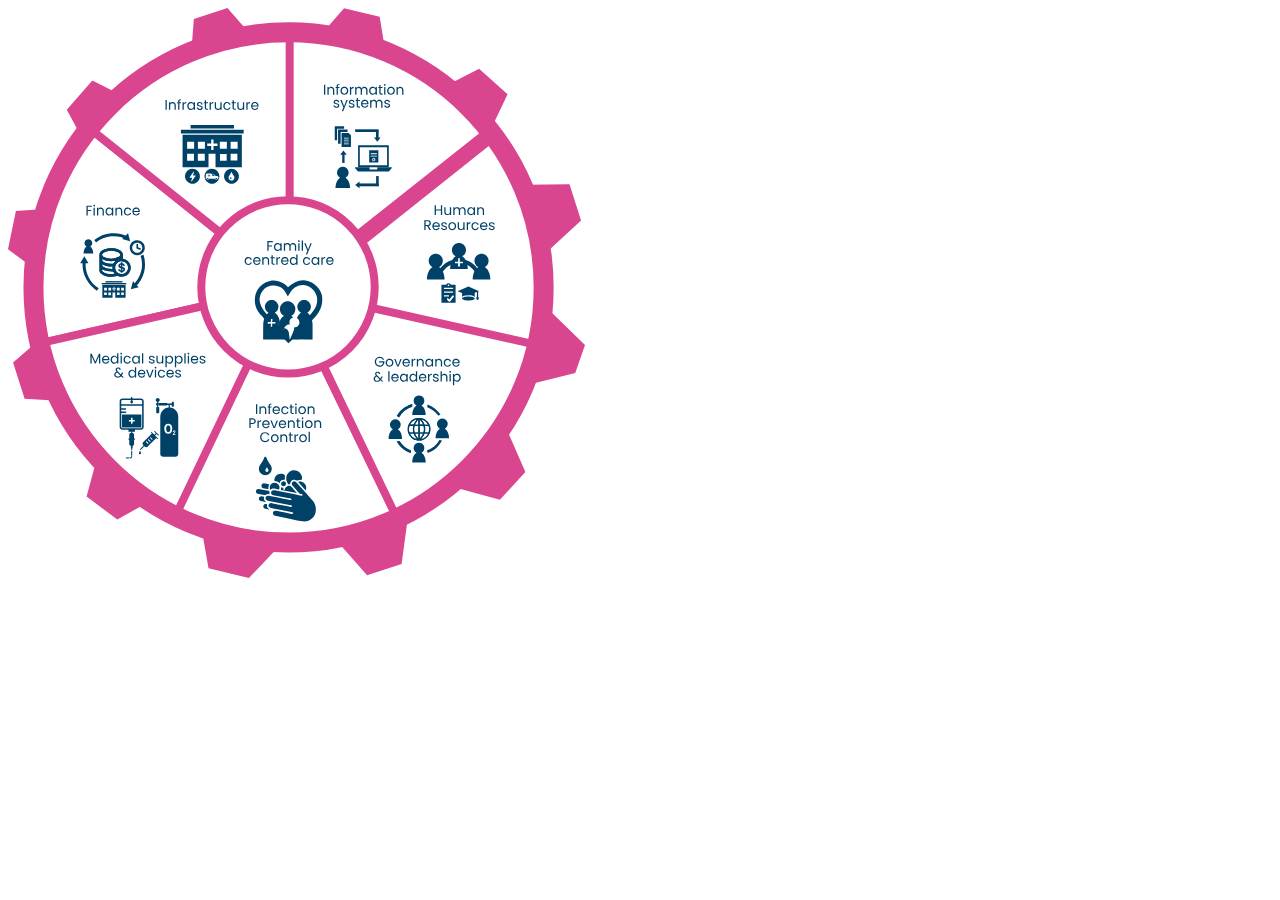
<file: another.html>
<html lang="en">

<head>
    <meta charset="UTF-8">
    <meta name="viewport" content="width=device-width, initial-scale=1.0">
    <title>Another</title>
</head>

<body>
    <svg width="577" height="570" viewBox="0 0 577 570" fill="none" xmlns="http://www.w3.org/2000/svg">
        <defs>
            <style>
                .icons {
                    fill: #004167;
                }

                .gear {
                    fill: #d9468f;
                }

                .ring {
                    stroke: #d9468f;
                }

                .bg {
                    fill: white;
                    stroke: #d9468f;
                }

                .human:hover {
                    cursor: pointer;
                }
            </style>
        </defs>
        <path
            d="M58.7857 101.65L81.2874 143.603L55.1197 199.721L7.89946 202.953L0 241.236L36.3034 268.196L39.4876 324.645L5.05912 354.475L16.615 390.712L58.533 393.249L91.5759 440.404L78.583 488.569L109.342 511.579L143.296 492.435L192.994 517.674L200.545 560.154L240.929 570L273.019 536.252L330.229 534.389L359.105 567.343L393.6 555.88L399.248 514.174L447.951 479.868L491.906 491.804L517.38 464.02L499.554 423.337L523.956 375.637L567.272 364.978L577 336.98L541.02 302.074L538.931 244.076L573.062 212.573L561.506 176.336L517.519 176.734L480.768 125.818L499.569 86.363L471.106 60.8591L433.109 80.1902L378.78 52.2088L371.678 8.66101L336.039 0.331887L306.962 33.5528L251.314 36.4995L219.434 0L185.85 10.9355L181.903 62.2126L130.308 95.6677L84.3548 72.4878L58.7857 101.65Z"
            class="gear" />
        <g class="human">
            <path d="M281.64 291.267L483.292 130.867L525.976 198.474L537.433 264.188L528.91 338.993L281.64 281.267Z"
                class="bg purple" stroke-width="8" />
            <g class="icons">
                <path
                    d="M434.167 197.242V207H432.893V202.576H427.923V207H426.649V197.242H427.923V201.526H432.893V197.242H434.167ZM443.147 199.328V207H441.873V205.866C441.63 206.258 441.289 206.566 440.851 206.79C440.421 207.005 439.945 207.112 439.423 207.112C438.825 207.112 438.289 206.991 437.813 206.748C437.337 206.496 436.959 206.123 436.679 205.628C436.408 205.133 436.273 204.531 436.273 203.822V199.328H437.533V203.654C437.533 204.41 437.724 204.993 438.107 205.404C438.489 205.805 439.012 206.006 439.675 206.006C440.356 206.006 440.893 205.796 441.285 205.376C441.677 204.956 441.873 204.345 441.873 203.542V199.328H443.147ZM454.524 199.188C455.121 199.188 455.653 199.314 456.12 199.566C456.587 199.809 456.955 200.177 457.226 200.672C457.497 201.167 457.632 201.769 457.632 202.478V207H456.372V202.66C456.372 201.895 456.181 201.311 455.798 200.91C455.425 200.499 454.916 200.294 454.272 200.294C453.609 200.294 453.082 200.509 452.69 200.938C452.298 201.358 452.102 201.969 452.102 202.772V207H450.842V202.66C450.842 201.895 450.651 201.311 450.268 200.91C449.895 200.499 449.386 200.294 448.742 200.294C448.079 200.294 447.552 200.509 447.16 200.938C446.768 201.358 446.572 201.969 446.572 202.772V207H445.298V199.328H446.572V200.434C446.824 200.033 447.16 199.725 447.58 199.51C448.009 199.295 448.481 199.188 448.994 199.188C449.638 199.188 450.207 199.333 450.702 199.622C451.197 199.911 451.565 200.336 451.808 200.896C452.023 200.355 452.377 199.935 452.872 199.636C453.367 199.337 453.917 199.188 454.524 199.188ZM459.246 203.136C459.246 202.352 459.404 201.666 459.722 201.078C460.039 200.481 460.473 200.019 461.024 199.692C461.584 199.365 462.204 199.202 462.886 199.202C463.558 199.202 464.141 199.347 464.636 199.636C465.13 199.925 465.499 200.289 465.742 200.728V199.328H467.03V207H465.742V205.572C465.49 206.02 465.112 206.393 464.608 206.692C464.113 206.981 463.534 207.126 462.872 207.126C462.19 207.126 461.574 206.958 461.024 206.622C460.473 206.286 460.039 205.815 459.722 205.208C459.404 204.601 459.246 203.911 459.246 203.136ZM465.742 203.15C465.742 202.571 465.625 202.067 465.392 201.638C465.158 201.209 464.841 200.882 464.44 200.658C464.048 200.425 463.614 200.308 463.138 200.308C462.662 200.308 462.228 200.42 461.836 200.644C461.444 200.868 461.131 201.195 460.898 201.624C460.664 202.053 460.548 202.557 460.548 203.136C460.548 203.724 460.664 204.237 460.898 204.676C461.131 205.105 461.444 205.437 461.836 205.67C462.228 205.894 462.662 206.006 463.138 206.006C463.614 206.006 464.048 205.894 464.44 205.67C464.841 205.437 465.158 205.105 465.392 204.676C465.625 204.237 465.742 203.729 465.742 203.15ZM472.921 199.188C473.854 199.188 474.61 199.473 475.189 200.042C475.767 200.602 476.057 201.414 476.057 202.478V207H474.797V202.66C474.797 201.895 474.605 201.311 474.223 200.91C473.84 200.499 473.317 200.294 472.655 200.294C471.983 200.294 471.446 200.504 471.045 200.924C470.653 201.344 470.457 201.955 470.457 202.758V207H469.183V199.328H470.457V200.42C470.709 200.028 471.049 199.725 471.479 199.51C471.917 199.295 472.398 199.188 472.921 199.188ZM421.458 222L419.134 218.01H417.594V222H416.32V212.242H419.47C420.208 212.242 420.828 212.368 421.332 212.62C421.846 212.872 422.228 213.213 422.48 213.642C422.732 214.071 422.858 214.561 422.858 215.112C422.858 215.784 422.662 216.377 422.27 216.89C421.888 217.403 421.309 217.744 420.534 217.912L422.984 222H421.458ZM417.594 216.988H419.47C420.161 216.988 420.679 216.82 421.024 216.484C421.37 216.139 421.542 215.681 421.542 215.112C421.542 214.533 421.37 214.085 421.024 213.768C420.688 213.451 420.17 213.292 419.47 213.292H417.594V216.988ZM431.838 217.87C431.838 218.113 431.824 218.369 431.796 218.64H425.664C425.711 219.396 425.967 219.989 426.434 220.418C426.91 220.838 427.484 221.048 428.156 221.048C428.707 221.048 429.164 220.922 429.528 220.67C429.901 220.409 430.163 220.063 430.312 219.634H431.684C431.479 220.371 431.068 220.973 430.452 221.44C429.836 221.897 429.071 222.126 428.156 222.126C427.428 222.126 426.775 221.963 426.196 221.636C425.627 221.309 425.179 220.847 424.852 220.25C424.525 219.643 424.362 218.943 424.362 218.15C424.362 217.357 424.521 216.661 424.838 216.064C425.155 215.467 425.599 215.009 426.168 214.692C426.747 214.365 427.409 214.202 428.156 214.202C428.884 214.202 429.528 214.361 430.088 214.678C430.648 214.995 431.077 215.434 431.376 215.994C431.684 216.545 431.838 217.17 431.838 217.87ZM430.522 217.604C430.522 217.119 430.415 216.703 430.2 216.358C429.985 216.003 429.691 215.737 429.318 215.56C428.954 215.373 428.548 215.28 428.1 215.28C427.456 215.28 426.905 215.485 426.448 215.896C426 216.307 425.743 216.876 425.678 217.604H430.522ZM436.236 222.126C435.648 222.126 435.12 222.028 434.654 221.832C434.187 221.627 433.818 221.347 433.548 220.992C433.277 220.628 433.128 220.213 433.1 219.746H434.416C434.453 220.129 434.63 220.441 434.948 220.684C435.274 220.927 435.699 221.048 436.222 221.048C436.707 221.048 437.09 220.941 437.37 220.726C437.65 220.511 437.79 220.241 437.79 219.914C437.79 219.578 437.64 219.331 437.342 219.172C437.043 219.004 436.581 218.841 435.956 218.682C435.386 218.533 434.92 218.383 434.556 218.234C434.201 218.075 433.893 217.847 433.632 217.548C433.38 217.24 433.254 216.839 433.254 216.344C433.254 215.952 433.37 215.593 433.604 215.266C433.837 214.939 434.168 214.683 434.598 214.496C435.027 214.3 435.517 214.202 436.068 214.202C436.917 214.202 437.603 214.417 438.126 214.846C438.648 215.275 438.928 215.863 438.966 216.61H437.692C437.664 216.209 437.5 215.887 437.202 215.644C436.912 215.401 436.52 215.28 436.026 215.28C435.568 215.28 435.204 215.378 434.934 215.574C434.663 215.77 434.528 216.027 434.528 216.344C434.528 216.596 434.607 216.806 434.766 216.974C434.934 217.133 435.139 217.263 435.382 217.366C435.634 217.459 435.979 217.567 436.418 217.688C436.968 217.837 437.416 217.987 437.762 218.136C438.107 218.276 438.401 218.491 438.644 218.78C438.896 219.069 439.026 219.447 439.036 219.914C439.036 220.334 438.919 220.712 438.686 221.048C438.452 221.384 438.121 221.65 437.692 221.846C437.272 222.033 436.786 222.126 436.236 222.126ZM444.18 222.126C443.461 222.126 442.808 221.963 442.22 221.636C441.641 221.309 441.184 220.847 440.848 220.25C440.521 219.643 440.358 218.943 440.358 218.15C440.358 217.366 440.526 216.675 440.862 216.078C441.207 215.471 441.674 215.009 442.262 214.692C442.85 214.365 443.508 214.202 444.236 214.202C444.964 214.202 445.622 214.365 446.21 214.692C446.798 215.009 447.26 215.467 447.596 216.064C447.941 216.661 448.114 217.357 448.114 218.15C448.114 218.943 447.937 219.643 447.582 220.25C447.237 220.847 446.765 221.309 446.168 221.636C445.571 221.963 444.908 222.126 444.18 222.126ZM444.18 221.006C444.637 221.006 445.067 220.899 445.468 220.684C445.869 220.469 446.191 220.147 446.434 219.718C446.686 219.289 446.812 218.766 446.812 218.15C446.812 217.534 446.691 217.011 446.448 216.582C446.205 216.153 445.888 215.835 445.496 215.63C445.104 215.415 444.679 215.308 444.222 215.308C443.755 215.308 443.326 215.415 442.934 215.63C442.551 215.835 442.243 216.153 442.01 216.582C441.777 217.011 441.66 217.534 441.66 218.15C441.66 218.775 441.772 219.303 441.996 219.732C442.229 220.161 442.537 220.483 442.92 220.698C443.303 220.903 443.723 221.006 444.18 221.006ZM456.593 214.328V222H455.319V220.866C455.076 221.258 454.736 221.566 454.297 221.79C453.868 222.005 453.392 222.112 452.869 222.112C452.272 222.112 451.735 221.991 451.259 221.748C450.783 221.496 450.405 221.123 450.125 220.628C449.854 220.133 449.719 219.531 449.719 218.822V214.328H450.979V218.654C450.979 219.41 451.17 219.993 451.553 220.404C451.936 220.805 452.458 221.006 453.121 221.006C453.802 221.006 454.339 220.796 454.731 220.376C455.123 219.956 455.319 219.345 455.319 218.542V214.328H456.593ZM460.018 215.574C460.242 215.135 460.56 214.795 460.97 214.552C461.39 214.309 461.899 214.188 462.496 214.188V215.504H462.16C460.732 215.504 460.018 216.279 460.018 217.828V222H458.744V214.328H460.018V215.574ZM463.491 218.15C463.491 217.357 463.649 216.666 463.967 216.078C464.284 215.481 464.723 215.019 465.283 214.692C465.852 214.365 466.501 214.202 467.229 214.202C468.171 214.202 468.946 214.431 469.553 214.888C470.169 215.345 470.575 215.98 470.771 216.792H469.399C469.268 216.325 469.011 215.957 468.629 215.686C468.255 215.415 467.789 215.28 467.229 215.28C466.501 215.28 465.913 215.532 465.465 216.036C465.017 216.531 464.793 217.235 464.793 218.15C464.793 219.074 465.017 219.788 465.465 220.292C465.913 220.796 466.501 221.048 467.229 221.048C467.789 221.048 468.255 220.917 468.629 220.656C469.002 220.395 469.259 220.021 469.399 219.536H470.771C470.565 220.32 470.155 220.95 469.539 221.426C468.923 221.893 468.153 222.126 467.229 222.126C466.501 222.126 465.852 221.963 465.283 221.636C464.723 221.309 464.284 220.847 463.967 220.25C463.649 219.653 463.491 218.953 463.491 218.15ZM479.471 217.87C479.471 218.113 479.457 218.369 479.429 218.64H473.297C473.343 219.396 473.6 219.989 474.067 220.418C474.543 220.838 475.117 221.048 475.789 221.048C476.339 221.048 476.797 220.922 477.161 220.67C477.534 220.409 477.795 220.063 477.945 219.634H479.317C479.111 220.371 478.701 220.973 478.085 221.44C477.469 221.897 476.703 222.126 475.789 222.126C475.061 222.126 474.407 221.963 473.829 221.636C473.259 221.309 472.811 220.847 472.485 220.25C472.158 219.643 471.995 218.943 471.995 218.15C471.995 217.357 472.153 216.661 472.471 216.064C472.788 215.467 473.231 215.009 473.801 214.692C474.379 214.365 475.042 214.202 475.789 214.202C476.517 214.202 477.161 214.361 477.721 214.678C478.281 214.995 478.71 215.434 479.009 215.994C479.317 216.545 479.471 217.17 479.471 217.87ZM478.155 217.604C478.155 217.119 478.047 216.703 477.833 216.358C477.618 216.003 477.324 215.737 476.951 215.56C476.587 215.373 476.181 215.28 475.733 215.28C475.089 215.28 474.538 215.485 474.081 215.896C473.633 216.307 473.376 216.876 473.311 217.604H478.155ZM483.868 222.126C483.28 222.126 482.753 222.028 482.286 221.832C481.82 221.627 481.451 221.347 481.18 220.992C480.91 220.628 480.76 220.213 480.732 219.746H482.048C482.086 220.129 482.263 220.441 482.58 220.684C482.907 220.927 483.332 221.048 483.854 221.048C484.34 221.048 484.722 220.941 485.002 220.726C485.282 220.511 485.422 220.241 485.422 219.914C485.422 219.578 485.273 219.331 484.974 219.172C484.676 219.004 484.214 218.841 483.588 218.682C483.019 218.533 482.552 218.383 482.188 218.234C481.834 218.075 481.526 217.847 481.264 217.548C481.012 217.24 480.886 216.839 480.886 216.344C480.886 215.952 481.003 215.593 481.236 215.266C481.47 214.939 481.801 214.683 482.23 214.496C482.66 214.3 483.15 214.202 483.7 214.202C484.55 214.202 485.236 214.417 485.758 214.846C486.281 215.275 486.561 215.863 486.598 216.61H485.324C485.296 216.209 485.133 215.887 484.834 215.644C484.545 215.401 484.153 215.28 483.658 215.28C483.201 215.28 482.837 215.378 482.566 215.574C482.296 215.77 482.16 216.027 482.16 216.344C482.16 216.596 482.24 216.806 482.398 216.974C482.566 217.133 482.772 217.263 483.014 217.366C483.266 217.459 483.612 217.567 484.05 217.688C484.601 217.837 485.049 217.987 485.394 218.136C485.74 218.276 486.034 218.491 486.276 218.78C486.528 219.069 486.659 219.447 486.668 219.914C486.668 220.334 486.552 220.712 486.318 221.048C486.085 221.384 485.754 221.65 485.324 221.846C484.904 222.033 484.419 222.126 483.868 222.126Z" />
                <path
                    d="M436.582 271.616C436.582 265.921 434.283 261.044 431.032 259.055C432.431 258.324 433.544 257.144 434.194 255.706C434.844 254.267 434.992 252.651 434.615 251.118C434.239 249.585 433.359 248.222 432.117 247.248C430.874 246.274 429.341 245.745 427.762 245.745C426.183 245.745 424.65 246.274 423.408 247.248C422.165 248.222 421.286 249.585 420.909 251.118C420.532 252.651 420.681 254.267 421.33 255.706C421.98 257.144 423.093 258.324 424.493 259.055C421.251 261.044 418.942 265.918 418.942 271.616H436.582Z" />
                <path
                    d="M459.744 259.897C459.703 259.012 459.603 258.13 459.443 257.259L459.42 257.145C459.374 256.886 459.317 256.627 459.257 256.368C459.164 255.97 459.06 255.579 458.944 255.196L458.882 255.002C458.575 254.015 458.171 253.061 457.675 252.154L457.626 252.066C457.18 251.267 456.643 250.523 456.026 249.847C455.494 249.265 454.885 248.759 454.214 248.343C455.613 247.612 456.726 246.432 457.375 244.993C458.025 243.554 458.173 241.939 457.796 240.406C457.42 238.873 456.54 237.511 455.297 236.537C454.055 235.563 452.522 235.033 450.943 235.033C449.365 235.033 447.832 235.563 446.589 236.537C445.347 237.511 444.467 238.873 444.09 240.406C443.713 241.939 443.862 243.554 444.511 244.993C445.16 246.432 446.274 247.612 447.672 248.343C446.92 248.811 446.243 249.392 445.666 250.065C445.178 250.632 444.744 251.244 444.372 251.892C444.32 251.978 444.273 252.063 444.227 252.151C443.728 253.057 443.322 254.011 443.018 254.999C442.881 255.426 442.759 255.864 442.65 256.317C442.649 256.33 442.649 256.343 442.65 256.356C442.609 256.526 442.57 256.7 442.536 256.873C442.503 257.047 442.453 257.287 442.417 257.5C442.282 258.293 442.196 259.093 442.158 259.897C442.143 260.228 442.135 260.562 442.135 260.901H459.775C459.77 260.567 459.762 260.228 459.744 259.897ZM451.905 255.33V258.517H450.093V255.33H446.909V253.518H450.093V250.329H451.905V253.513H455.092V255.325L451.905 255.33Z" />
                <path
                    d="M482.346 271.616C482.346 265.921 480.047 261.044 476.796 259.055C478.195 258.324 479.308 257.144 479.958 255.706C480.608 254.267 480.756 252.651 480.379 251.118C480.003 249.585 479.123 248.222 477.881 247.248C476.638 246.274 475.105 245.745 473.526 245.745C471.947 245.745 470.414 246.274 469.172 247.248C467.929 248.222 467.05 249.585 466.673 251.118C466.296 252.651 466.445 254.267 467.094 255.706C467.744 257.144 468.858 258.324 470.257 259.055C467.003 261.044 464.704 265.918 464.704 271.616H482.346Z" />
                <path
                    d="M442.958 276.682C442.2 275.74 441.356 275.269 440.509 275.269C439.663 275.269 438.821 275.74 438.063 276.682H433.439V294.716H447.582V276.682H442.958ZM440.015 276.682C440.156 276.573 440.33 276.515 440.509 276.517C440.69 276.515 440.865 276.573 441.009 276.682C441.15 276.787 441.254 276.933 441.307 277.1C441.359 277.267 441.358 277.447 441.303 277.613C441.248 277.78 441.142 277.924 441 278.027C440.858 278.13 440.687 278.185 440.512 278.185C440.337 278.185 440.166 278.13 440.024 278.027C439.882 277.924 439.775 277.78 439.72 277.613C439.665 277.447 439.664 277.267 439.717 277.1C439.77 276.933 439.874 276.787 440.015 276.682ZM435.935 279.843H445.086V281.104H435.935V279.843ZM435.935 283.589H445.086V284.837H435.935V283.589ZM435.935 287.332H440.926V288.58H435.935V287.332ZM445.92 288.518C445.872 288.711 445.777 288.889 445.643 289.036L442.301 293.23C442.225 293.326 442.138 293.413 442.042 293.488C441.873 293.62 441.662 293.685 441.448 293.671C441.235 293.656 441.034 293.564 440.885 293.411C440.294 292.823 439.704 292.233 439.122 291.638C438.963 291.47 438.875 291.247 438.878 291.017C438.88 290.786 438.973 290.565 439.136 290.402C439.299 290.238 439.52 290.145 439.751 290.142C439.982 290.139 440.204 290.226 440.372 290.385C440.711 290.721 441.043 291.058 441.379 291.397C441.397 291.415 441.413 291.436 441.426 291.459C441.452 291.428 441.467 291.412 441.477 291.397C442.421 290.209 443.371 289.023 444.325 287.837C444.429 287.7 444.569 287.596 444.731 287.537C444.892 287.478 445.067 287.467 445.235 287.505C445.402 287.544 445.555 287.63 445.675 287.753C445.794 287.876 445.876 288.031 445.909 288.2C445.907 288.21 445.907 288.221 445.909 288.231L445.92 288.518Z" />
                <path
                    d="M471.124 283.206L466.723 284.85L460.456 287.198H460.168L454.085 284.959L449.591 283.304L460.396 278.616L471.124 283.206Z" />
                <path
                    d="M466.731 282.745V289.204C466.697 288.099 463.909 287.206 460.463 287.198H460.176C456.811 287.237 454.126 288.117 454.092 289.201V282.745H466.731Z" />
                <path
                    d="M460.412 292.414C463.902 292.414 466.731 291.516 466.731 290.408C466.731 289.3 463.902 288.402 460.412 288.402C456.922 288.402 454.092 289.3 454.092 290.408C454.092 291.516 456.922 292.414 460.412 292.414Z" />
                <path d="M470.171 283.48H468.898V289.805H470.171V283.48Z" />
                <path
                    d="M469.545 292.011C470.207 292.011 470.743 291.227 470.743 290.26C470.743 289.294 470.207 288.51 469.545 288.51C468.883 288.51 468.346 289.294 468.346 290.26C468.346 291.227 468.883 292.011 469.545 292.011Z" />
                <path
                    d="M444.372 251.9C446.234 251.376 448.154 251.086 450.088 251.038V253.513H446.903V255.325H447.398C445.712 255.621 444.074 256.143 442.528 256.878C439.4 258.362 436.745 260.686 434.861 263.591C434.565 264.041 434.294 264.507 434.043 264.984L430.374 263.172C430.946 262.083 431.606 261.044 432.349 260.065C435.363 256.109 439.584 253.243 444.372 251.9Z" />
                <path
                    d="M471.556 264.21L467.865 265.98C467.472 265.109 467.009 264.27 466.482 263.472C465.067 261.338 463.231 259.516 461.088 258.116C458.944 256.716 456.537 255.768 454.015 255.33H455.092V253.518H451.905V251.059C453.847 251.156 455.769 251.496 457.626 252.071C462.152 253.471 466.131 256.241 469.017 259.998C470.017 261.303 470.868 262.716 471.556 264.21Z" />
            </g>
        </g>
        <g class="human">
            <path class="bg pink"
                d="M279.136 278.811L27.997 336.438L22.9991 248.007L41.035 183.786L81.0168 119.992L279.136 278.811Z"
                stroke-width="8" />

            <g class="icons">
                <path
                    d="M83.9966 197.64V198.676H79.7546V201.966H83.1986V203.002H79.7546V207.398H78.4806V197.64H83.9966ZM86.1933 198.48C85.9506 198.48 85.7453 198.396 85.5773 198.228C85.4093 198.06 85.3253 197.855 85.3253 197.612C85.3253 197.37 85.4093 197.164 85.5773 196.996C85.7453 196.828 85.9506 196.744 86.1933 196.744C86.4266 196.744 86.6226 196.828 86.7813 196.996C86.9493 197.164 87.0333 197.37 87.0333 197.612C87.0333 197.855 86.9493 198.06 86.7813 198.228C86.6226 198.396 86.4266 198.48 86.1933 198.48ZM86.8093 199.726V207.398H85.5353V199.726H86.8093ZM92.7186 199.586C93.6519 199.586 94.4079 199.871 94.9866 200.44C95.5653 201 95.8546 201.812 95.8546 202.876V207.398H94.5946V203.058C94.5946 202.293 94.4033 201.71 94.0206 201.308C93.6379 200.898 93.1153 200.692 92.4526 200.692C91.7806 200.692 91.2439 200.902 90.8426 201.322C90.4506 201.742 90.2546 202.354 90.2546 203.156V207.398H88.9806V199.726H90.2546V200.818C90.5066 200.426 90.8473 200.123 91.2766 199.908C91.7153 199.694 92.1959 199.586 92.7186 199.586ZM97.4597 203.534C97.4597 202.75 97.6184 202.064 97.9357 201.476C98.253 200.879 98.687 200.417 99.2377 200.09C99.7977 199.764 100.418 199.6 101.1 199.6C101.772 199.6 102.355 199.745 102.85 200.034C103.344 200.324 103.713 200.688 103.956 201.126V199.726H105.244V207.398H103.956V205.97C103.704 206.418 103.326 206.792 102.822 207.09C102.327 207.38 101.748 207.524 101.086 207.524C100.404 207.524 99.7884 207.356 99.2377 207.02C98.687 206.684 98.253 206.213 97.9357 205.606C97.6184 205 97.4597 204.309 97.4597 203.534ZM103.956 203.548C103.956 202.97 103.839 202.466 103.606 202.036C103.372 201.607 103.055 201.28 102.654 201.056C102.262 200.823 101.828 200.706 101.352 200.706C100.876 200.706 100.442 200.818 100.05 201.042C99.6577 201.266 99.345 201.593 99.1117 202.022C98.8784 202.452 98.7617 202.956 98.7617 203.534C98.7617 204.122 98.8784 204.636 99.1117 205.074C99.345 205.504 99.6577 205.835 100.05 206.068C100.442 206.292 100.876 206.404 101.352 206.404C101.828 206.404 102.262 206.292 102.654 206.068C103.055 205.835 103.372 205.504 103.606 205.074C103.839 204.636 103.956 204.127 103.956 203.548ZM111.135 199.586C112.068 199.586 112.824 199.871 113.403 200.44C113.981 201 114.271 201.812 114.271 202.876V207.398H113.011V203.058C113.011 202.293 112.819 201.71 112.437 201.308C112.054 200.898 111.531 200.692 110.869 200.692C110.197 200.692 109.66 200.902 109.259 201.322C108.867 201.742 108.671 202.354 108.671 203.156V207.398H107.397V199.726H108.671V200.818C108.923 200.426 109.263 200.123 109.693 199.908C110.131 199.694 110.612 199.586 111.135 199.586ZM115.876 203.548C115.876 202.755 116.034 202.064 116.352 201.476C116.669 200.879 117.108 200.417 117.668 200.09C118.237 199.764 118.886 199.6 119.614 199.6C120.556 199.6 121.331 199.829 121.938 200.286C122.554 200.744 122.96 201.378 123.156 202.19H121.784C121.653 201.724 121.396 201.355 121.014 201.084C120.64 200.814 120.174 200.678 119.614 200.678C118.886 200.678 118.298 200.93 117.85 201.434C117.402 201.929 117.178 202.634 117.178 203.548C117.178 204.472 117.402 205.186 117.85 205.69C118.298 206.194 118.886 206.446 119.614 206.446C120.174 206.446 120.64 206.316 121.014 206.054C121.387 205.793 121.644 205.42 121.784 204.934H123.156C122.95 205.718 122.54 206.348 121.924 206.824C121.308 207.291 120.538 207.524 119.614 207.524C118.886 207.524 118.237 207.361 117.668 207.034C117.108 206.708 116.669 206.246 116.352 205.648C116.034 205.051 115.876 204.351 115.876 203.548ZM131.856 203.268C131.856 203.511 131.842 203.768 131.814 204.038H125.682C125.728 204.794 125.985 205.387 126.452 205.816C126.928 206.236 127.502 206.446 128.174 206.446C128.724 206.446 129.182 206.32 129.546 206.068C129.919 205.807 130.18 205.462 130.33 205.032H131.702C131.496 205.77 131.086 206.372 130.47 206.838C129.854 207.296 129.088 207.524 128.174 207.524C127.446 207.524 126.792 207.361 126.214 207.034C125.644 206.708 125.196 206.246 124.87 205.648C124.543 205.042 124.38 204.342 124.38 203.548C124.38 202.755 124.538 202.06 124.856 201.462C125.173 200.865 125.616 200.408 126.186 200.09C126.764 199.764 127.427 199.6 128.174 199.6C128.902 199.6 129.546 199.759 130.106 200.076C130.666 200.394 131.095 200.832 131.394 201.392C131.702 201.943 131.856 202.568 131.856 203.268ZM130.54 203.002C130.54 202.517 130.432 202.102 130.218 201.756C130.003 201.402 129.709 201.136 129.336 200.958C128.972 200.772 128.566 200.678 128.118 200.678C127.474 200.678 126.923 200.884 126.466 201.294C126.018 201.705 125.761 202.274 125.696 203.002H130.54Z" />
                <path d="M122.161 233.148L120.034 225.208L114.221 231.021L122.161 233.148Z" />
                <path
                    d="M85.2426 245.474C85.2426 242.334 83.9746 239.648 82.193 238.551C82.965 238.148 83.5795 237.498 83.9382 236.704C84.2969 235.91 84.379 235.019 84.1714 234.174C83.9639 233.328 83.4787 232.576 82.7934 232.039C82.1081 231.501 81.2623 231.209 80.3914 231.209C79.5205 231.209 78.6747 231.501 77.9894 232.039C77.3041 232.576 76.8189 233.328 76.6113 234.174C76.4038 235.019 76.4859 235.91 76.8446 236.704C77.2032 237.498 77.8177 238.148 78.5897 238.551C76.7975 239.648 75.5295 242.334 75.5295 245.474H85.2426Z" />
                <path
                    d="M121.869 255.982C120.489 253.015 118.124 251.308 114.861 250.682C114.861 249.372 114.839 248.133 114.861 246.903C114.892 246.312 114.793 245.722 114.57 245.175C114.347 244.627 114.006 244.136 113.571 243.735C112.751 242.982 111.835 242.34 110.848 241.825C108.55 240.656 106.033 240.293 103.489 240.271C100.362 240.244 97.3124 240.672 94.5571 242.296C92.8451 243.31 91.4915 244.632 91.4861 246.804C91.4647 251.918 91.4861 257.033 91.4861 262.153C91.4861 263.327 91.858 264.403 92.7113 265.168C93.5558 265.978 94.5192 266.655 95.5683 267.174C99.8885 269.106 104.35 269.111 108.871 267.947C109.22 267.841 109.593 267.841 109.941 267.947C111.463 268.602 113.133 268.833 114.775 268.616C120.735 267.915 124.389 261.401 121.869 255.982ZM95.9749 244.452C97.8849 243.382 100.346 242.847 104.364 242.847C106.375 242.914 108.348 243.42 110.142 244.332C111.14 244.867 112.223 245.447 112.234 246.739C112.245 248.031 111.188 248.628 110.206 249.075C105.458 251.215 100.686 251.215 95.9642 248.984C95.0306 248.542 94.0916 247.879 94.0916 246.723C94.0916 245.568 95.0573 244.961 95.9749 244.452ZM94.1023 250.947C98.3824 253.328 102.836 253.553 107.448 252.777C106.779 253.7 106.111 254.628 105.431 255.538C105.297 255.646 105.129 255.702 104.958 255.696C102.232 255.912 99.5407 255.738 96.9941 254.655C96.1903 254.3 95.4402 253.835 94.7657 253.272C94.097 252.718 93.9311 251.902 94.1077 250.937L94.1023 250.947ZM104.503 258.36V260.944C101.175 261.024 97.9705 260.783 95.1563 258.804C94.2709 258.181 93.8562 257.333 94.1451 256.129C97.3766 258.004 100.878 258.483 104.508 258.36H104.503ZM95.5121 264.245C94.4742 263.619 93.8268 262.726 94.0756 261.516C95.7261 262.051 97.3177 262.779 98.9843 263.081C100.857 263.421 102.778 263.349 104.671 263.523C105.013 263.567 105.328 263.733 105.557 263.991C105.994 264.579 106.4 265.19 106.774 265.821C102.791 266.409 99.0164 266.323 95.5174 264.245H95.5121ZM113.48 266.118C112.206 266.092 110.968 265.691 109.921 264.963C108.874 264.236 108.066 263.216 107.598 262.03C107.13 260.845 107.022 259.547 107.29 258.301C107.557 257.055 108.186 255.915 109.099 255.026C110.012 254.137 111.168 253.537 112.421 253.303C113.674 253.069 114.968 253.21 116.141 253.709C117.313 254.209 118.312 255.044 119.012 256.109C119.711 257.174 120.08 258.423 120.072 259.697C120.064 260.552 119.888 261.398 119.553 262.184C119.218 262.971 118.73 263.684 118.119 264.281C117.507 264.879 116.784 265.35 115.989 265.667C115.195 265.984 114.346 266.141 113.491 266.128L113.48 266.118Z" />
                <path
                    d="M121.869 255.982C120.489 253.015 118.124 251.308 114.861 250.682C114.861 249.372 114.839 248.133 114.861 246.903C114.892 246.312 114.793 245.722 114.57 245.175C114.347 244.627 114.006 244.136 113.571 243.735C112.751 242.982 111.835 242.34 110.848 241.825C108.55 240.656 106.033 240.293 103.489 240.271C100.362 240.244 97.3124 240.672 94.5571 242.296C92.8451 243.31 91.4915 244.632 91.4861 246.804C91.4647 251.918 91.4861 257.033 91.4861 262.153C91.4861 263.327 91.858 264.403 92.7113 265.168C93.5558 265.978 94.5192 266.655 95.5683 267.174C99.8885 269.106 104.35 269.111 108.871 267.947C109.22 267.841 109.593 267.841 109.941 267.947C111.463 268.602 113.133 268.833 114.775 268.616C120.735 267.915 124.389 261.401 121.869 255.982ZM95.9749 244.452C97.8849 243.382 100.346 242.847 104.364 242.847C106.375 242.914 108.348 243.42 110.142 244.332C111.14 244.867 112.223 245.447 112.234 246.739C112.245 248.031 111.188 248.628 110.206 249.075C105.458 251.215 100.686 251.215 95.9642 248.984C95.0306 248.542 94.0916 247.879 94.0916 246.723C94.0916 245.568 95.0573 244.961 95.9749 244.452ZM94.1023 250.947C98.3824 253.328 102.836 253.553 107.448 252.777C106.779 253.7 106.111 254.628 105.431 255.538C105.297 255.646 105.129 255.702 104.958 255.696C102.232 255.912 99.5407 255.738 96.9941 254.655C96.1903 254.3 95.4402 253.835 94.7657 253.272C94.097 252.718 93.9311 251.902 94.1077 250.937L94.1023 250.947ZM104.503 258.36V260.944C101.175 261.024 97.9705 260.783 95.1563 258.804C94.2709 258.181 93.8562 257.333 94.1451 256.129C97.3766 258.004 100.878 258.483 104.508 258.36H104.503ZM95.5121 264.245C94.4742 263.619 93.8268 262.726 94.0756 261.516C95.7261 262.051 97.3177 262.779 98.9843 263.081C100.857 263.421 102.778 263.349 104.671 263.523C105.013 263.567 105.328 263.733 105.557 263.991C105.994 264.579 106.4 265.19 106.774 265.821C102.791 266.409 99.0164 266.323 95.5174 264.245H95.5121ZM113.48 266.118C112.206 266.092 110.968 265.691 109.921 264.963C108.874 264.236 108.066 263.216 107.598 262.03C107.13 260.845 107.022 259.547 107.29 258.301C107.557 257.055 108.186 255.915 109.099 255.026C110.012 254.137 111.168 253.537 112.421 253.303C113.674 253.069 114.968 253.21 116.141 253.709C117.313 254.209 118.312 255.044 119.012 256.109C119.711 257.174 120.08 258.423 120.072 259.697C120.064 260.552 119.888 261.398 119.553 262.184C119.218 262.971 118.73 263.684 118.119 264.281C117.507 264.879 116.784 265.35 115.989 265.667C115.195 265.984 114.346 266.141 113.491 266.128L113.48 266.118Z" />
                <path
                    d="M112.844 254.147H114.403V255.31C115.971 255.631 116.832 256.712 116.744 257.878H115.139C115.13 257.653 115.056 257.435 114.926 257.251C114.795 257.067 114.613 256.925 114.403 256.843C114.403 257.512 114.403 258.149 114.403 258.785C114.403 258.847 114.497 258.935 114.566 258.956C114.93 259.077 115.307 259.16 115.669 259.288C115.983 259.382 116.269 259.556 116.496 259.794C116.723 260.031 116.885 260.323 116.966 260.642C117.143 261.259 117.074 261.92 116.775 262.488C116.476 263.057 115.97 263.487 115.361 263.691C115.053 263.804 114.73 263.871 114.409 263.959V264.777H112.849C112.849 264.55 112.849 264.323 112.865 264.095C112.865 263.94 112.812 263.9 112.667 263.876C112.144 263.799 111.645 263.601 111.212 263.298C110.889 263.066 110.629 262.757 110.454 262.4C110.278 262.044 110.193 261.649 110.206 261.252H111.843C111.937 261.862 112.223 262.292 112.862 262.458C112.862 261.733 112.862 261.027 112.862 260.318C112.862 260.273 112.78 260.2 112.721 260.182C112.421 260.085 112.116 260.01 111.817 259.914C111.561 259.846 111.322 259.727 111.113 259.563C110.905 259.4 110.732 259.196 110.605 258.964C110.444 258.647 110.353 258.299 110.338 257.944C110.323 257.589 110.384 257.234 110.518 256.905C110.652 256.575 110.854 256.278 111.113 256.034C111.371 255.789 111.678 255.603 112.014 255.487C112.282 255.391 112.571 255.337 112.857 255.262L112.844 254.147ZM114.401 260.567V262.439C114.643 262.436 114.876 262.346 115.057 262.185C115.238 262.023 115.354 261.802 115.385 261.562C115.439 261.075 115.131 260.759 114.401 260.567ZM112.846 258.515V256.742C112.612 256.748 112.389 256.842 112.22 257.004C112.051 257.166 111.948 257.385 111.932 257.619C111.905 258.103 112.196 258.395 112.846 258.52V258.515Z" />
                <path
                    d="M88.0273 234.504C92.3593 230.998 97.6316 228.851 103.181 228.334C108.73 227.817 114.308 228.953 119.213 231.599L121.086 229.191C115.656 226.147 109.44 224.793 103.236 225.303C97.0316 225.813 91.121 228.165 86.2618 232.056L88.0273 234.504ZM132.628 247.665C134.28 252.741 134.462 258.181 133.152 263.355C131.842 268.53 129.095 273.228 125.227 276.906L127.634 278.779C131.782 274.716 134.718 269.579 136.114 263.944C137.51 258.308 137.311 252.395 135.539 246.865L132.628 247.665ZM90.6596 280.263C90.4456 280.127 90.2342 279.996 90.0256 279.849C86.1889 277.267 83.0461 273.781 80.8741 269.698C78.7021 265.616 77.5676 261.061 77.5706 256.437C77.5703 255.23 77.6463 254.025 77.7979 252.828L74.8554 252.173C74.6629 253.586 74.5663 255.01 74.5665 256.437C74.563 261.649 75.8651 266.778 78.3538 271.358C80.8425 275.937 84.4386 279.82 88.8138 282.652L90.6596 280.263Z" />
                <path d="M122.814 281.264L130.756 279.134L124.943 273.322L122.814 281.264Z" />
                <path d="M76.2999 248.224L72.1884 255.345H80.4115L76.2999 248.224Z" />
                <path
                    d="M129.252 247.259C127.758 247.259 126.298 246.816 125.056 245.986C123.814 245.156 122.845 243.976 122.273 242.596C121.702 241.216 121.552 239.697 121.843 238.231C122.134 236.766 122.854 235.42 123.91 234.363C124.966 233.307 126.312 232.587 127.777 232.295C129.242 232.004 130.761 232.153 132.142 232.724C133.522 233.296 134.702 234.263 135.532 235.505C136.363 236.747 136.806 238.208 136.807 239.702C136.805 241.705 136.008 243.625 134.592 245.042C133.176 246.459 131.256 247.256 129.252 247.259ZM129.252 234.638C128.25 234.637 127.27 234.934 126.437 235.49C125.603 236.047 124.953 236.838 124.569 237.764C124.186 238.69 124.085 239.709 124.28 240.692C124.476 241.675 124.958 242.578 125.667 243.287C126.376 243.996 127.279 244.478 128.262 244.674C129.245 244.869 130.264 244.768 131.19 244.385C132.116 244.001 132.907 243.351 133.464 242.517C134.02 241.684 134.317 240.704 134.316 239.702C134.311 238.36 133.776 237.075 132.828 236.126C131.879 235.178 130.594 234.643 129.252 234.638Z" />
                <path
                    d="M132.957 240.544L132.305 242.05L129.065 240.643L128.439 240.373V235.986H130.084V239.295L132.957 240.544Z" />
                <path
                    d="M94.3431 276.911V289.658H104.524V284.431H107.272V289.658H117.584V276.911H94.3431ZM98.8051 287.114H96.13V284.439H98.8051V287.114ZM98.8746 282.443H96.1273V279.693H98.8746V282.443ZM103.058 287.157H100.33V284.431H103.058V287.157ZM103.115 282.443H100.362V279.693H103.112L103.115 282.443ZM108.061 281.333H106.482V282.906H105.584V281.333H104.008V280.434H105.584V278.859H106.482V280.434H108.058L108.061 281.333ZM111.645 287.109H109.016V284.479H111.645V287.109ZM111.704 282.443H108.943V279.693H111.693L111.704 282.443ZM115.829 287.05H113.181V284.402H115.829V287.05ZM115.936 282.414H113.189V279.672H115.936V282.414Z" />
                <path d="M118.301 275.02H93.6957V276.419H118.301V275.02Z" />
                <path d="M114.5 273.118H97.497V274.517H114.5V273.118Z" />

            </g>
        </g>
        <g class="human">
            <path d="M281.553 279.876L80.1155 119.206L146.211 60.2455L207.698 34.382L282.514 25.959L281.553 279.876Z"
                class="bg yellow" stroke-width="8" />
            <g class="icons">
                <path
                    d="M158.766 92.0821V101.84H157.492V92.0821H158.766ZM164.675 94.0281C165.609 94.0281 166.365 94.3128 166.943 94.8821C167.522 95.4421 167.811 96.2541 167.811 97.3181V101.84H166.551V97.5001C166.551 96.7348 166.36 96.1514 165.977 95.7501C165.595 95.3394 165.072 95.1341 164.409 95.1341C163.737 95.1341 163.201 95.3441 162.799 95.7641C162.407 96.1841 162.211 96.7954 162.211 97.5981V101.84H160.937V94.1681H162.211V95.2601C162.463 94.8681 162.804 94.5648 163.233 94.3501C163.672 94.1354 164.153 94.0281 164.675 94.0281ZM173.014 95.2181H171.404V101.84H170.13V95.2181H169.136V94.1681H170.13V93.6221C170.13 92.7634 170.35 92.1381 170.788 91.7461C171.236 91.3448 171.95 91.1441 172.93 91.1441V92.2081C172.37 92.2081 171.974 92.3201 171.74 92.5441C171.516 92.7588 171.404 93.1181 171.404 93.6221V94.1681H173.014V95.2181ZM175.774 95.4141C175.998 94.9754 176.315 94.6348 176.726 94.3921C177.146 94.1494 177.654 94.0281 178.252 94.0281V95.3441H177.916C176.488 95.3441 175.774 96.1188 175.774 97.6681V101.84H174.5V94.1681H175.774V95.4141ZM179.246 97.9761C179.246 97.1921 179.405 96.5061 179.722 95.9181C180.04 95.3208 180.474 94.8588 181.024 94.5321C181.584 94.2054 182.205 94.0421 182.886 94.0421C183.558 94.0421 184.142 94.1868 184.636 94.4761C185.131 94.7654 185.5 95.1294 185.742 95.5681V94.1681H187.03V101.84H185.742V100.412C185.49 100.86 185.112 101.233 184.608 101.532C184.114 101.821 183.535 101.966 182.872 101.966C182.191 101.966 181.575 101.798 181.024 101.462C180.474 101.126 180.04 100.655 179.722 100.048C179.405 99.4414 179.246 98.7508 179.246 97.9761ZM185.742 97.9901C185.742 97.4114 185.626 96.9074 185.392 96.4781C185.159 96.0488 184.842 95.7221 184.44 95.4981C184.048 95.2648 183.614 95.1481 183.138 95.1481C182.662 95.1481 182.228 95.2601 181.836 95.4841C181.444 95.7081 181.132 96.0348 180.898 96.4641C180.665 96.8934 180.548 97.3974 180.548 97.9761C180.548 98.5641 180.665 99.0774 180.898 99.5161C181.132 99.9454 181.444 100.277 181.836 100.51C182.228 100.734 182.662 100.846 183.138 100.846C183.614 100.846 184.048 100.734 184.44 100.51C184.842 100.277 185.159 99.9454 185.392 99.5161C185.626 99.0774 185.742 98.5688 185.742 97.9901ZM191.899 101.966C191.311 101.966 190.784 101.868 190.317 101.672C189.851 101.467 189.482 101.187 189.211 100.832C188.941 100.468 188.791 100.053 188.763 99.5861H190.079C190.117 99.9688 190.294 100.281 190.611 100.524C190.938 100.767 191.363 100.888 191.885 100.888C192.371 100.888 192.753 100.781 193.033 100.566C193.313 100.351 193.453 100.081 193.453 99.7541C193.453 99.4181 193.304 99.1708 193.005 99.0121C192.707 98.8441 192.245 98.6808 191.619 98.5221C191.05 98.3728 190.583 98.2234 190.219 98.0741C189.865 97.9154 189.557 97.6868 189.295 97.3881C189.043 97.0801 188.917 96.6788 188.917 96.1841C188.917 95.7921 189.034 95.4328 189.267 95.1061C189.501 94.7794 189.832 94.5228 190.261 94.3361C190.691 94.1401 191.181 94.0421 191.731 94.0421C192.581 94.0421 193.267 94.2568 193.789 94.6861C194.312 95.1154 194.592 95.7034 194.629 96.4501H193.355C193.327 96.0488 193.164 95.7268 192.865 95.4841C192.576 95.2414 192.184 95.1201 191.689 95.1201C191.232 95.1201 190.868 95.2181 190.597 95.4141C190.327 95.6101 190.191 95.8668 190.191 96.1841C190.191 96.4361 190.271 96.6461 190.429 96.8141C190.597 96.9728 190.803 97.1034 191.045 97.2061C191.297 97.2994 191.643 97.4068 192.081 97.5281C192.632 97.6774 193.08 97.8268 193.425 97.9761C193.771 98.1161 194.065 98.3308 194.307 98.6201C194.559 98.9094 194.69 99.2874 194.699 99.7541C194.699 100.174 194.583 100.552 194.349 100.888C194.116 101.224 193.785 101.49 193.355 101.686C192.935 101.873 192.45 101.966 191.899 101.966ZM198.052 95.2181V99.7401C198.052 100.113 198.131 100.379 198.29 100.538C198.448 100.687 198.724 100.762 199.116 100.762H200.054V101.84H198.906C198.196 101.84 197.664 101.677 197.31 101.35C196.955 101.023 196.778 100.487 196.778 99.7401V95.2181H195.784V94.1681H196.778V92.2361H198.052V94.1681H200.054V95.2181H198.052ZM202.871 95.4141C203.095 94.9754 203.413 94.6348 203.823 94.3921C204.243 94.1494 204.752 94.0281 205.349 94.0281V95.3441H205.013C203.585 95.3441 202.871 96.1188 202.871 97.6681V101.84H201.597V94.1681H202.871V95.4141ZM213.624 94.1681V101.84H212.35V100.706C212.107 101.098 211.767 101.406 211.328 101.63C210.899 101.845 210.423 101.952 209.9 101.952C209.303 101.952 208.766 101.831 208.29 101.588C207.814 101.336 207.436 100.963 207.156 100.468C206.885 99.9734 206.75 99.3714 206.75 98.6621V94.1681H208.01V98.4941C208.01 99.2501 208.201 99.8334 208.584 100.244C208.967 100.645 209.489 100.846 210.152 100.846C210.833 100.846 211.37 100.636 211.762 100.216C212.154 99.7961 212.35 99.1848 212.35 98.3821V94.1681H213.624ZM215.299 97.9901C215.299 97.1968 215.458 96.5061 215.775 95.9181C216.092 95.3208 216.531 94.8588 217.091 94.5321C217.66 94.2054 218.309 94.0421 219.037 94.0421C219.98 94.0421 220.754 94.2708 221.361 94.7281C221.977 95.1854 222.383 95.8201 222.579 96.6321H221.207C221.076 96.1654 220.82 95.7968 220.437 95.5261C220.064 95.2554 219.597 95.1201 219.037 95.1201C218.309 95.1201 217.721 95.3721 217.273 95.8761C216.825 96.3708 216.601 97.0754 216.601 97.9901C216.601 98.9141 216.825 99.6281 217.273 100.132C217.721 100.636 218.309 100.888 219.037 100.888C219.597 100.888 220.064 100.757 220.437 100.496C220.81 100.235 221.067 99.8614 221.207 99.3761H222.579C222.374 100.16 221.963 100.79 221.347 101.266C220.731 101.733 219.961 101.966 219.037 101.966C218.309 101.966 217.66 101.803 217.091 101.476C216.531 101.149 216.092 100.687 215.775 100.09C215.458 99.4928 215.299 98.7928 215.299 97.9901ZM225.833 95.2181V99.7401C225.833 100.113 225.912 100.379 226.071 100.538C226.23 100.687 226.505 100.762 226.897 100.762H227.835V101.84H226.687C225.978 101.84 225.446 101.677 225.091 101.35C224.736 101.023 224.559 100.487 224.559 99.7401V95.2181H223.565V94.1681H224.559V92.2361H225.833V94.1681H227.835V95.2181H225.833ZM236.183 94.1681V101.84H234.909V100.706C234.666 101.098 234.325 101.406 233.887 101.63C233.457 101.845 232.981 101.952 232.459 101.952C231.861 101.952 231.325 101.831 230.849 101.588C230.373 101.336 229.995 100.963 229.715 100.468C229.444 99.9734 229.309 99.3714 229.309 98.6621V94.1681H230.569V98.4941C230.569 99.2501 230.76 99.8334 231.143 100.244C231.525 100.645 232.048 100.846 232.711 100.846C233.392 100.846 233.929 100.636 234.321 100.216C234.713 99.7961 234.909 99.1848 234.909 98.3821V94.1681H236.183ZM239.608 95.4141C239.832 94.9754 240.149 94.6348 240.56 94.3921C240.98 94.1494 241.488 94.0281 242.086 94.0281V95.3441H241.75C240.322 95.3441 239.608 96.1188 239.608 97.6681V101.84H238.334V94.1681H239.608V95.4141ZM250.556 97.7101C250.556 97.9528 250.542 98.2094 250.514 98.4801H244.382C244.429 99.2361 244.686 99.8288 245.152 100.258C245.628 100.678 246.202 100.888 246.874 100.888C247.425 100.888 247.882 100.762 248.246 100.51C248.62 100.249 248.881 99.9034 249.03 99.4741H250.402C250.197 100.211 249.786 100.813 249.17 101.28C248.554 101.737 247.789 101.966 246.874 101.966C246.146 101.966 245.493 101.803 244.914 101.476C244.345 101.149 243.897 100.687 243.57 100.09C243.244 99.4834 243.08 98.7834 243.08 97.9901C243.08 97.1968 243.239 96.5014 243.556 95.9041C243.874 95.3068 244.317 94.8494 244.886 94.5321C245.465 94.2054 246.128 94.0421 246.874 94.0421C247.602 94.0421 248.246 94.2008 248.806 94.5181C249.366 94.8354 249.796 95.2741 250.094 95.8341C250.402 96.3848 250.556 97.0101 250.556 97.7101ZM249.24 97.4441C249.24 96.9588 249.133 96.5434 248.918 96.1981C248.704 95.8434 248.41 95.5774 248.036 95.4001C247.672 95.2134 247.266 95.1201 246.818 95.1201C246.174 95.1201 245.624 95.3254 245.166 95.7361C244.718 96.1468 244.462 96.7161 244.396 97.4441H249.24Z" />
                <path
                    d="M184.455 160.863C182.977 160.863 181.532 161.301 180.303 162.122C179.074 162.944 178.116 164.111 177.55 165.476C176.984 166.842 176.836 168.345 177.125 169.795C177.413 171.244 178.125 172.576 179.17 173.621C180.215 174.666 181.547 175.378 182.997 175.667C184.447 175.955 185.949 175.807 187.315 175.241C188.681 174.676 189.848 173.718 190.669 172.489C191.49 171.26 191.929 169.815 191.929 168.337C191.928 166.355 191.14 164.454 189.739 163.053C188.337 161.651 186.437 160.863 184.455 160.863ZM187.59 168.062C186.584 169.443 185.572 170.823 184.553 172.204C184.276 172.58 184.007 172.955 183.728 173.328C183.624 173.467 183.513 173.612 183.303 173.493C183.093 173.374 183.137 173.211 183.186 173.043C183.507 172.026 183.831 171.008 184.149 169.988C184.173 169.908 184.192 169.827 184.206 169.745C183.448 169.745 182.713 169.745 181.98 169.745C181.835 169.745 181.589 169.68 181.571 169.602C181.561 169.521 181.567 169.438 181.588 169.359C181.61 169.28 181.647 169.206 181.698 169.142C182.928 167.43 184.165 165.724 185.408 164.026C185.475 163.919 185.575 163.837 185.692 163.791C185.931 163.726 186.073 163.951 185.982 164.236C185.666 165.246 185.35 166.254 185.032 167.262C185.012 167.332 184.996 167.405 184.968 167.521H186.477C186.769 167.521 187.062 167.508 187.352 167.521C187.468 167.521 187.644 167.586 187.675 167.666C187.692 167.734 187.693 167.805 187.679 167.874C187.664 167.943 187.633 168.007 187.59 168.062Z" />
                <path
                    d="M200.508 170.666C200.495 170.85 200.412 171.023 200.276 171.148C200.141 171.273 199.962 171.341 199.778 171.339C199.683 171.338 199.59 171.317 199.504 171.278C199.417 171.239 199.34 171.183 199.276 171.113C199.212 171.043 199.162 170.962 199.131 170.872C199.099 170.783 199.086 170.688 199.092 170.594C199.094 170.502 199.115 170.412 199.153 170.328C199.19 170.245 199.245 170.17 199.312 170.107C199.379 170.045 199.458 169.997 199.545 169.966C199.631 169.935 199.723 169.921 199.814 169.926C199.909 169.928 200.002 169.949 200.088 169.987C200.174 170.026 200.252 170.081 200.317 170.15C200.381 170.219 200.432 170.3 200.464 170.389C200.497 170.478 200.512 170.572 200.508 170.666Z" />
                <path
                    d="M201.292 167.384H202.289V167.953H201.292V168.947H200.725V167.953H199.729V167.384H200.725V166.39H201.292V167.384Z" />
                <path
                    d="M206.519 167.666C206.556 167.75 206.587 167.836 206.61 167.925C205.81 167.858 205.082 167.816 204.36 167.707C204.223 167.689 204.083 167.42 204.018 167.239C203.985 167.068 203.981 166.893 204.005 166.721C204.005 166.34 204.067 166.278 204.438 166.328C204.861 166.384 205.268 166.534 205.627 166.765C205.987 166.996 206.291 167.304 206.519 167.666Z" />
                <path
                    d="M208.952 170.622C208.953 170.717 208.935 170.811 208.899 170.898C208.863 170.986 208.81 171.065 208.743 171.132C208.676 171.199 208.596 171.251 208.509 171.287C208.421 171.323 208.327 171.34 208.233 171.339C208.141 171.339 208.05 171.32 207.966 171.284C207.882 171.248 207.805 171.196 207.741 171.131C207.677 171.065 207.626 170.988 207.592 170.903C207.558 170.818 207.54 170.727 207.542 170.635C207.538 170.544 207.553 170.452 207.586 170.366C207.618 170.281 207.668 170.202 207.731 170.136C207.795 170.07 207.871 170.017 207.955 169.981C208.04 169.945 208.131 169.926 208.222 169.926C208.316 169.923 208.41 169.938 208.498 169.972C208.585 170.005 208.666 170.056 208.734 170.121C208.801 170.186 208.856 170.263 208.893 170.35C208.931 170.436 208.951 170.528 208.952 170.622Z" />
                <path
                    d="M203.933 160.863C202.455 160.863 201.01 161.301 199.781 162.122C198.551 162.944 197.594 164.111 197.028 165.476C196.462 166.842 196.314 168.345 196.603 169.795C196.891 171.244 197.603 172.576 198.648 173.621C199.693 174.666 201.025 175.378 202.475 175.667C203.924 175.955 205.427 175.807 206.793 175.241C208.158 174.676 209.326 173.718 210.147 172.489C210.968 171.26 211.406 169.815 211.406 168.337C211.406 166.355 210.618 164.454 209.217 163.053C207.815 161.651 205.915 160.863 203.933 160.863ZM209.584 170.633C209.524 170.633 209.467 170.633 209.392 170.653C209.219 171.35 208.875 171.689 208.357 171.725C207.741 171.767 207.402 171.466 207.104 170.648H200.945C200.917 170.762 200.896 170.863 200.862 170.964C200.794 171.18 200.66 171.369 200.479 171.506C200.298 171.643 200.079 171.72 199.853 171.728C199.62 171.749 199.387 171.689 199.193 171.559C198.999 171.429 198.855 171.237 198.786 171.013C198.701 170.656 198.527 170.599 198.219 170.63C198.069 170.646 197.916 170.63 197.722 170.63C197.722 170.112 197.699 169.644 197.722 169.175C197.784 168.223 197.87 167.267 197.96 166.328C197.972 166.16 198.029 165.999 198.126 165.862C198.217 165.737 198.352 165.653 198.504 165.626C200.166 165.613 201.825 165.59 203.482 165.626C204.382 165.622 205.252 165.949 205.926 166.545C206.371 166.952 206.848 167.322 207.332 167.689C207.485 167.787 207.657 167.851 207.837 167.878C208.253 167.961 208.683 167.992 209.092 168.096C209.414 168.154 209.712 168.302 209.952 168.524C210.193 168.745 210.365 169.03 210.449 169.346C210.669 170.092 210.358 170.609 209.584 170.633Z" />
                <path
                    d="M223.359 169.952C223.431 170.07 223.471 170.206 223.473 170.345C223.473 170.539 223.396 170.725 223.259 170.861C223.122 170.998 222.936 171.075 222.743 171.075C222.549 171.075 222.363 170.998 222.227 170.861C222.09 170.725 222.013 170.539 222.013 170.345C222.014 170.206 222.053 170.07 222.127 169.952C222.333 169.681 222.5 169.383 222.624 169.066C222.631 169.04 222.647 169.018 222.668 169.001C222.689 168.985 222.716 168.976 222.743 168.976C222.77 168.976 222.797 168.985 222.819 169.001C222.841 169.017 222.857 169.04 222.864 169.066C222.986 169.384 223.153 169.682 223.359 169.952Z" />
                <path
                    d="M223.473 160.863C221.995 160.863 220.55 161.301 219.321 162.122C218.092 162.944 217.134 164.111 216.568 165.476C216.002 166.842 215.854 168.345 216.143 169.795C216.431 171.244 217.143 172.576 218.188 173.621C219.233 174.666 220.565 175.378 222.015 175.667C223.464 175.955 224.967 175.807 226.333 175.241C227.698 174.676 228.866 173.718 229.687 172.489C230.508 171.26 230.947 169.815 230.947 168.337C230.946 166.355 230.158 164.454 228.757 163.053C227.355 161.651 225.455 160.863 223.473 160.863ZM223.473 172.538C223.089 172.538 222.709 172.463 222.354 172.316C221.999 172.17 221.677 171.954 221.405 171.683C221.134 171.411 220.919 171.089 220.772 170.734C220.625 170.379 220.55 169.999 220.55 169.615C220.553 169.06 220.713 168.516 221.011 168.047C221.306 167.588 222.528 166.04 222.989 164.5C223.02 164.396 223.083 164.304 223.171 164.239C223.258 164.174 223.364 164.138 223.473 164.138C223.582 164.138 223.688 164.174 223.775 164.239C223.862 164.304 223.926 164.396 223.957 164.5C224.423 166.04 225.645 167.588 225.935 168.047C226.217 168.488 226.376 168.997 226.394 169.521C226.412 170.044 226.288 170.563 226.037 171.023C225.785 171.482 225.414 171.866 224.963 172.132C224.511 172.399 223.997 172.539 223.473 172.538Z" />
                <path
                    d="M174.568 126.642V159.144H200.523V145.812H207.534V159.144H233.835V126.642H174.568ZM185.959 152.659H179.094V145.812H185.943L185.959 152.659ZM186.135 140.751H179.112V133.73H186.12L186.135 140.751ZM196.783 152.762H189.827V145.812H196.783V152.762ZM196.92 140.743H189.912V133.73H196.92V140.743ZM209.535 137.913H205.517V141.916H203.226V137.913H199.208V135.617H203.226V131.604H205.517V135.617H209.535V137.913ZM218.678 152.638H211.976V145.936H218.678V152.638ZM218.831 140.743H211.818V133.73H218.836L218.831 140.743ZM229.36 152.514H222.603V145.757H229.36V152.514ZM229.634 140.691H222.624V133.678H229.634V140.691Z" />
                <path d="M235.663 121.809H172.912V125.381H235.663V121.809Z" />
                <path d="M225.971 116.963H182.607V120.535H225.971V116.963Z" />
            </g>
        </g>
        <g class="human">
            <path d="M276.756 278.753L389.467 510.46L304.434 535.247L237.801 532.138L166.64 507.552L276.756 278.753Z"
                class="bg blue" stroke-width="8" />
            <g class="icons">

                <path
                    d="M249.266 396.352L249.266 406.11L247.992 406.11L247.992 396.352L249.266 396.352ZM255.176 398.298C256.109 398.298 256.865 398.583 257.444 399.152C258.022 399.712 258.312 400.524 258.312 401.588L258.312 406.11L257.052 406.11L257.052 401.77C257.052 401.005 256.86 400.422 256.478 400.02C256.095 399.61 255.572 399.404 254.91 399.404C254.238 399.404 253.701 399.614 253.3 400.034C252.908 400.454 252.712 401.066 252.712 401.868L252.712 406.11L251.438 406.11L251.438 398.438L252.712 398.438L252.712 399.53C252.964 399.138 253.304 398.835 253.734 398.62C254.172 398.406 254.653 398.298 255.176 398.298ZM263.515 399.488L261.905 399.488L261.905 406.11L260.631 406.11L260.631 399.488L259.637 399.488L259.637 398.438L260.631 398.438L260.631 397.892C260.631 397.034 260.85 396.408 261.289 396.016C261.737 395.615 262.451 395.414 263.431 395.414L263.431 396.478C262.871 396.478 262.474 396.59 262.241 396.814C262.017 397.029 261.905 397.388 261.905 397.892L261.905 398.438L263.515 398.438L263.515 399.488ZM272 401.98C272 402.223 271.986 402.48 271.958 402.75L265.826 402.75C265.873 403.506 266.13 404.099 266.596 404.528C267.072 404.948 267.646 405.158 268.318 405.158C268.869 405.158 269.326 405.032 269.69 404.78C270.064 404.519 270.325 404.174 270.474 403.744L271.846 403.744C271.641 404.482 271.23 405.084 270.614 405.55C269.998 406.008 269.233 406.236 268.318 406.236C267.59 406.236 266.937 406.073 266.358 405.746C265.789 405.42 265.341 404.958 265.014 404.36C264.688 403.754 264.524 403.054 264.524 402.26C264.524 401.467 264.683 400.772 265 400.174C265.318 399.577 265.761 399.12 266.33 398.802C266.909 398.476 267.572 398.312 268.318 398.312C269.046 398.312 269.69 398.471 270.25 398.788C270.81 399.106 271.24 399.544 271.538 400.104C271.846 400.655 272 401.28 272 401.98ZM270.684 401.714C270.684 401.229 270.577 400.814 270.362 400.468C270.148 400.114 269.854 399.848 269.48 399.67C269.116 399.484 268.71 399.39 268.262 399.39C267.618 399.39 267.068 399.596 266.61 400.006C266.162 400.417 265.906 400.986 265.84 401.714L270.684 401.714ZM273.206 402.26C273.206 401.467 273.365 400.776 273.682 400.188C273.999 399.591 274.438 399.129 274.998 398.802C275.567 398.476 276.216 398.312 276.944 398.312C277.887 398.312 278.661 398.541 279.268 398.998C279.884 399.456 280.29 400.09 280.486 400.902L279.114 400.902C278.983 400.436 278.727 400.067 278.344 399.796C277.971 399.526 277.504 399.39 276.944 399.39C276.216 399.39 275.628 399.642 275.18 400.146C274.732 400.641 274.508 401.346 274.508 402.26C274.508 403.184 274.732 403.898 275.18 404.402C275.628 404.906 276.216 405.158 276.944 405.158C277.504 405.158 277.971 405.028 278.344 404.766C278.717 404.505 278.974 404.132 279.114 403.646L280.486 403.646C280.281 404.43 279.87 405.06 279.254 405.536C278.638 406.003 277.868 406.236 276.944 406.236C276.216 406.236 275.567 406.073 274.998 405.746C274.438 405.42 273.999 404.958 273.682 404.36C273.365 403.763 273.206 403.063 273.206 402.26ZM283.74 399.488L283.74 404.01C283.74 404.384 283.819 404.65 283.978 404.808C284.137 404.958 284.412 405.032 284.804 405.032L285.742 405.032L285.742 406.11L284.594 406.11C283.885 406.11 283.353 405.947 282.998 405.62C282.643 405.294 282.466 404.757 282.466 404.01L282.466 399.488L281.472 399.488L281.472 398.438L282.466 398.438L282.466 396.506L283.74 396.506L283.74 398.438L285.742 398.438L285.742 399.488L283.74 399.488ZM287.943 397.192C287.701 397.192 287.495 397.108 287.327 396.94C287.159 396.772 287.075 396.567 287.075 396.324C287.075 396.082 287.159 395.876 287.327 395.708C287.495 395.54 287.701 395.456 287.943 395.456C288.177 395.456 288.373 395.54 288.531 395.708C288.699 395.876 288.783 396.082 288.783 396.324C288.783 396.567 288.699 396.772 288.531 396.94C288.373 397.108 288.177 397.192 287.943 397.192ZM288.559 398.438L288.559 406.11L287.285 406.11L287.285 398.438L288.559 398.438ZM294.077 406.236C293.358 406.236 292.705 406.073 292.117 405.746C291.538 405.42 291.081 404.958 290.745 404.36C290.418 403.754 290.255 403.054 290.255 402.26C290.255 401.476 290.423 400.786 290.759 400.188C291.104 399.582 291.571 399.12 292.159 398.802C292.747 398.476 293.405 398.312 294.133 398.312C294.861 398.312 295.519 398.476 296.107 398.802C296.695 399.12 297.157 399.577 297.493 400.174C297.838 400.772 298.011 401.467 298.011 402.26C298.011 403.054 297.833 403.754 297.479 404.36C297.133 404.958 296.662 405.42 296.065 405.746C295.467 406.073 294.805 406.236 294.077 406.236ZM294.077 405.116C294.534 405.116 294.963 405.009 295.365 404.794C295.766 404.58 296.088 404.258 296.331 403.828C296.583 403.399 296.709 402.876 296.709 402.26C296.709 401.644 296.587 401.122 296.345 400.692C296.102 400.263 295.785 399.946 295.393 399.74C295.001 399.526 294.576 399.418 294.119 399.418C293.652 399.418 293.223 399.526 292.831 399.74C292.448 399.946 292.14 400.263 291.907 400.692C291.673 401.122 291.557 401.644 291.557 402.26C291.557 402.886 291.669 403.413 291.893 403.842C292.126 404.272 292.434 404.594 292.817 404.808C293.199 405.014 293.619 405.116 294.077 405.116ZM303.424 398.298C304.357 398.298 305.113 398.583 305.692 399.152C306.271 399.712 306.56 400.524 306.56 401.588L306.56 406.11L305.3 406.11L305.3 401.77C305.3 401.005 305.109 400.422 304.726 400.02C304.343 399.61 303.821 399.404 303.158 399.404C302.486 399.404 301.949 399.614 301.548 400.034C301.156 400.454 300.96 401.066 300.96 401.868L300.96 406.11L299.686 406.11L299.686 398.438L300.96 398.438L300.96 399.53C301.212 399.138 301.553 398.835 301.982 398.62C302.421 398.406 302.901 398.298 303.424 398.298ZM247.865 413.208C247.865 414.02 247.585 414.697 247.025 415.238C246.474 415.77 245.63 416.036 244.491 416.036L242.615 416.036L242.615 420.11L241.341 420.11L241.341 410.352L244.491 410.352C245.592 410.352 246.428 410.618 246.997 411.15C247.576 411.682 247.865 412.368 247.865 413.208ZM244.491 414.986C245.2 414.986 245.723 414.832 246.059 414.524C246.395 414.216 246.563 413.778 246.563 413.208C246.563 412.004 245.872 411.402 244.491 411.402L242.615 411.402L242.615 414.986L244.491 414.986ZM250.723 413.684C250.947 413.246 251.264 412.905 251.675 412.662C252.095 412.42 252.603 412.298 253.201 412.298L253.201 413.614L252.865 413.614C251.437 413.614 250.723 414.389 250.723 415.938L250.723 420.11L249.449 420.11L249.449 412.438L250.723 412.438L250.723 413.684ZM261.671 415.98C261.671 416.223 261.657 416.48 261.629 416.75L255.497 416.75C255.544 417.506 255.801 418.099 256.267 418.528C256.743 418.948 257.317 419.158 257.989 419.158C258.54 419.158 258.997 419.032 259.361 418.78C259.735 418.519 259.996 418.174 260.145 417.744L261.517 417.744C261.312 418.482 260.901 419.084 260.285 419.55C259.669 420.008 258.904 420.236 257.989 420.236C257.261 420.236 256.608 420.073 256.029 419.746C255.46 419.42 255.012 418.958 254.685 418.36C254.359 417.754 254.195 417.054 254.195 416.26C254.195 415.467 254.354 414.772 254.671 414.174C254.989 413.577 255.432 413.12 256.001 412.802C256.58 412.476 257.243 412.312 257.989 412.312C258.717 412.312 259.361 412.471 259.921 412.788C260.481 413.106 260.911 413.544 261.209 414.104C261.517 414.655 261.671 415.28 261.671 415.98ZM260.355 415.714C260.355 415.229 260.248 414.814 260.033 414.468C259.819 414.114 259.525 413.848 259.151 413.67C258.787 413.484 258.381 413.39 257.933 413.39C257.289 413.39 256.739 413.596 256.281 414.006C255.833 414.417 255.577 414.986 255.511 415.714L260.355 415.714ZM266.209 418.934L268.589 412.438L269.947 412.438L266.937 420.11L265.453 420.11L262.443 412.438L263.815 412.438L266.209 418.934ZM278.2 415.98C278.2 416.223 278.186 416.48 278.158 416.75L272.026 416.75C272.073 417.506 272.33 418.099 272.796 418.528C273.272 418.948 273.846 419.158 274.518 419.158C275.069 419.158 275.526 419.032 275.89 418.78C276.264 418.519 276.525 418.174 276.674 417.744L278.046 417.744C277.841 418.482 277.43 419.084 276.814 419.55C276.198 420.008 275.433 420.236 274.518 420.236C273.79 420.236 273.137 420.073 272.558 419.746C271.989 419.42 271.541 418.958 271.214 418.36C270.888 417.754 270.724 417.054 270.724 416.26C270.724 415.467 270.883 414.772 271.2 414.174C271.518 413.577 271.961 413.12 272.53 412.802C273.109 412.476 273.772 412.312 274.518 412.312C275.246 412.312 275.89 412.471 276.45 412.788C277.01 413.106 277.44 413.544 277.738 414.104C278.046 414.655 278.2 415.28 278.2 415.98ZM276.884 415.714C276.884 415.229 276.777 414.814 276.562 414.468C276.348 414.114 276.054 413.848 275.68 413.67C275.316 413.484 274.91 413.39 274.462 413.39C273.818 413.39 273.268 413.596 272.81 414.006C272.362 414.417 272.106 414.986 272.04 415.714L276.884 415.714ZM283.62 412.298C284.553 412.298 285.309 412.583 285.888 413.152C286.467 413.712 286.756 414.524 286.756 415.588L286.756 420.11L285.496 420.11L285.496 415.77C285.496 415.005 285.305 414.422 284.922 414.02C284.539 413.61 284.017 413.404 283.354 413.404C282.682 413.404 282.145 413.614 281.744 414.034C281.352 414.454 281.156 415.066 281.156 415.868L281.156 420.11L279.882 420.11L279.882 412.438L281.156 412.438L281.156 413.53C281.408 413.138 281.749 412.835 282.178 412.62C282.617 412.406 283.097 412.298 283.62 412.298ZM290.391 413.488L290.391 418.01C290.391 418.384 290.471 418.65 290.629 418.808C290.788 418.958 291.063 419.032 291.455 419.032L292.393 419.032L292.393 420.11L291.245 420.11C290.536 420.11 290.004 419.947 289.649 419.62C289.295 419.294 289.117 418.757 289.117 418.01L289.117 413.488L288.123 413.488L288.123 412.438L289.117 412.438L289.117 410.506L290.391 410.506L290.391 412.438L292.393 412.438L292.393 413.488L290.391 413.488ZM294.595 411.192C294.352 411.192 294.147 411.108 293.979 410.94C293.811 410.772 293.727 410.567 293.727 410.324C293.727 410.082 293.811 409.876 293.979 409.708C294.147 409.54 294.352 409.456 294.595 409.456C294.828 409.456 295.024 409.54 295.183 409.708C295.351 409.876 295.435 410.082 295.435 410.324C295.435 410.567 295.351 410.772 295.183 410.94C295.024 411.108 294.828 411.192 294.595 411.192ZM295.211 412.438L295.211 420.11L293.937 420.11L293.937 412.438L295.211 412.438ZM300.728 420.236C300.009 420.236 299.356 420.073 298.768 419.746C298.189 419.42 297.732 418.958 297.396 418.36C297.069 417.754 296.906 417.054 296.906 416.26C296.906 415.476 297.074 414.786 297.41 414.188C297.755 413.582 298.222 413.12 298.81 412.802C299.398 412.476 300.056 412.312 300.784 412.312C301.512 412.312 302.17 412.476 302.758 412.802C303.346 413.12 303.808 413.577 304.144 414.174C304.489 414.772 304.662 415.467 304.662 416.26C304.662 417.054 304.485 417.754 304.13 418.36C303.785 418.958 303.313 419.42 302.716 419.746C302.119 420.073 301.456 420.236 300.728 420.236ZM300.728 419.116C301.185 419.116 301.615 419.009 302.016 418.794C302.417 418.58 302.739 418.258 302.982 417.828C303.234 417.399 303.36 416.876 303.36 416.26C303.36 415.644 303.239 415.122 302.996 414.692C302.753 414.263 302.436 413.946 302.044 413.74C301.652 413.526 301.227 413.418 300.77 413.418C300.303 413.418 299.874 413.526 299.482 413.74C299.099 413.946 298.791 414.263 298.558 414.692C298.325 415.122 298.208 415.644 298.208 416.26C298.208 416.886 298.32 417.413 298.544 417.842C298.777 418.272 299.085 418.594 299.468 418.808C299.851 419.014 300.271 419.116 300.728 419.116ZM310.075 412.298C311.009 412.298 311.765 412.583 312.343 413.152C312.922 413.712 313.211 414.524 313.211 415.588L313.211 420.11L311.951 420.11L311.951 415.77C311.951 415.005 311.76 414.422 311.377 414.02C310.995 413.61 310.472 413.404 309.809 413.404C309.137 413.404 308.601 413.614 308.199 414.034C307.807 414.454 307.611 415.066 307.611 415.868L307.611 420.11L306.337 420.11L306.337 412.438L307.611 412.438L307.611 413.53C307.863 413.138 308.204 412.835 308.633 412.62C309.072 412.406 309.553 412.298 310.075 412.298ZM252.117 429.224C252.117 428.272 252.332 427.418 252.761 426.662C253.19 425.897 253.774 425.3 254.511 424.87C255.258 424.441 256.084 424.226 256.989 424.226C258.053 424.226 258.982 424.483 259.775 424.996C260.568 425.51 261.147 426.238 261.511 427.18L259.985 427.18C259.714 426.592 259.322 426.14 258.809 425.822C258.305 425.505 257.698 425.346 256.989 425.346C256.308 425.346 255.696 425.505 255.155 425.822C254.614 426.14 254.189 426.592 253.881 427.18C253.573 427.759 253.419 428.44 253.419 429.224C253.419 429.999 253.573 430.68 253.881 431.268C254.189 431.847 254.614 432.295 255.155 432.612C255.696 432.93 256.308 433.088 256.989 433.088C257.698 433.088 258.305 432.934 258.809 432.626C259.322 432.309 259.714 431.856 259.985 431.268L261.511 431.268C261.147 432.202 260.568 432.925 259.775 433.438C258.982 433.942 258.053 434.194 256.989 434.194C256.084 434.194 255.258 433.984 254.511 433.564C253.774 433.135 253.19 432.542 252.761 431.786C252.332 431.03 252.117 430.176 252.117 429.224ZM266.754 434.236C266.035 434.236 265.382 434.073 264.794 433.746C264.215 433.42 263.758 432.958 263.422 432.36C263.095 431.754 262.932 431.054 262.932 430.26C262.932 429.476 263.1 428.786 263.436 428.188C263.781 427.582 264.248 427.12 264.836 426.802C265.424 426.476 266.082 426.312 266.81 426.312C267.538 426.312 268.196 426.476 268.784 426.802C269.372 427.12 269.834 427.577 270.17 428.174C270.515 428.772 270.688 429.467 270.688 430.26C270.688 431.054 270.51 431.754 270.156 432.36C269.81 432.958 269.339 433.42 268.742 433.746C268.144 434.073 267.482 434.236 266.754 434.236ZM266.754 433.116C267.211 433.116 267.64 433.009 268.042 432.794C268.443 432.58 268.765 432.258 269.008 431.828C269.26 431.399 269.386 430.876 269.386 430.26C269.386 429.644 269.264 429.122 269.022 428.692C268.779 428.263 268.462 427.946 268.07 427.74C267.678 427.526 267.253 427.418 266.796 427.418C266.329 427.418 265.9 427.526 265.508 427.74C265.125 427.946 264.817 428.263 264.584 428.692C264.35 429.122 264.234 429.644 264.234 430.26C264.234 430.886 264.346 431.413 264.57 431.842C264.803 432.272 265.111 432.594 265.494 432.808C265.876 433.014 266.296 433.116 266.754 433.116ZM276.101 426.298C277.034 426.298 277.79 426.583 278.369 427.152C278.947 427.712 279.237 428.524 279.237 429.588L279.237 434.11L277.977 434.11L277.977 429.77C277.977 429.005 277.785 428.422 277.403 428.02C277.02 427.61 276.497 427.404 275.835 427.404C275.163 427.404 274.626 427.614 274.225 428.034C273.833 428.454 273.637 429.066 273.637 429.868L273.637 434.11L272.363 434.11L272.363 426.438L273.637 426.438L273.637 427.53C273.889 427.138 274.229 426.835 274.659 426.62C275.097 426.406 275.578 426.298 276.101 426.298ZM282.872 427.488L282.872 432.01C282.872 432.384 282.951 432.65 283.11 432.808C283.268 432.958 283.544 433.032 283.936 433.032L284.874 433.032L284.874 434.11L283.726 434.11C283.016 434.11 282.484 433.947 282.13 433.62C281.775 433.294 281.598 432.757 281.598 432.01L281.598 427.488L280.604 427.488L280.604 426.438L281.598 426.438L281.598 424.506L282.872 424.506L282.872 426.438L284.874 426.438L284.874 427.488L282.872 427.488ZM287.691 427.684C287.915 427.246 288.233 426.905 288.643 426.662C289.063 426.42 289.572 426.298 290.169 426.298L290.169 427.614L289.833 427.614C288.405 427.614 287.691 428.389 287.691 429.938L287.691 434.11L286.417 434.11L286.417 426.438L287.691 426.438L287.691 427.684ZM294.986 434.236C294.267 434.236 293.614 434.073 293.026 433.746C292.447 433.42 291.99 432.958 291.654 432.36C291.327 431.754 291.164 431.054 291.164 430.26C291.164 429.476 291.332 428.786 291.668 428.188C292.013 427.582 292.48 427.12 293.068 426.802C293.656 426.476 294.314 426.312 295.042 426.312C295.77 426.312 296.428 426.476 297.016 426.802C297.604 427.12 298.066 427.577 298.402 428.174C298.747 428.772 298.92 429.467 298.92 430.26C298.92 431.054 298.743 431.754 298.388 432.36C298.043 432.958 297.571 433.42 296.974 433.746C296.377 434.073 295.714 434.236 294.986 434.236ZM294.986 433.116C295.443 433.116 295.873 433.009 296.274 432.794C296.675 432.58 296.997 432.258 297.24 431.828C297.492 431.399 297.618 430.876 297.618 430.26C297.618 429.644 297.497 429.122 297.254 428.692C297.011 428.263 296.694 427.946 296.302 427.74C295.91 427.526 295.485 427.418 295.028 427.418C294.561 427.418 294.132 427.526 293.74 427.74C293.357 427.946 293.049 428.263 292.816 428.692C292.583 429.122 292.466 429.644 292.466 430.26C292.466 430.886 292.578 431.413 292.802 431.842C293.035 432.272 293.343 432.594 293.726 432.808C294.109 433.014 294.529 433.116 294.986 433.116ZM301.869 423.75L301.869 434.11L300.595 434.11L300.595 423.75L301.869 423.75Z" />
                <path
                    d="M247.944 482.915C247.879 483.227 247.877 483.549 247.937 483.861C247.998 484.174 248.12 484.471 248.296 484.736C248.472 485.002 248.699 485.229 248.964 485.406C249.228 485.583 249.525 485.706 249.838 485.767C252.117 486.265 254.415 486.669 256.707 487.105C256.897 487.139 257.157 487.193 257.277 487.105C257.874 486.619 258.584 486.294 259.342 486.16C260.099 486.025 260.878 486.086 261.605 486.337C261.557 485.438 261.504 484.732 261.49 484.052C261.477 483.373 261.191 482.998 260.533 482.867C257.323 482.231 254.129 481.567 250.927 480.941C249.453 480.655 248.26 481.474 247.944 482.915Z" />
                <path
                    d="M250.905 490.288C250.702 491.427 251.424 492.73 252.593 493.016C254.434 493.463 256.301 493.776 258.157 494.143C256.269 492.792 255.504 491.085 256.119 488.688C255.212 488.497 254.296 488.356 253.374 488.265C252.787 488.243 252.211 488.436 251.757 488.809C251.302 489.181 250.999 489.707 250.905 490.288Z" />
                <path
                    d="M253.465 477.458C253.376 478.043 253.503 478.64 253.824 479.137C254.144 479.634 254.635 479.997 255.204 480.157C256.809 480.559 258.433 480.824 259.904 481.115L260.49 481.273C259.955 478.563 261.386 476.252 261.386 476.252L260.688 476.18C259.235 475.912 257.566 475.487 255.873 475.316C254.669 475.198 253.615 476.295 253.465 477.458Z" />
                <path
                    d="M255.378 497.65C254.923 499.137 255.87 500.496 257.652 500.86C259.142 501.159 260.637 501.424 262.14 501.662C259.487 500.592 258.524 498.915 259.064 496.181C257.315 495.547 255.833 496.151 255.378 497.65Z" />
                <path
                    d="M257.571 489.793C257.304 491.131 258.192 492.372 259.711 492.671C266.519 494.02 273.329 495.357 280.144 496.684C281.123 496.874 282.099 497.074 283.18 497.294L283.292 497.313C283.399 497.329 283.502 497.367 283.594 497.424C283.686 497.481 283.766 497.556 283.828 497.645C283.89 497.734 283.934 497.834 283.956 497.94C283.979 498.046 283.979 498.156 283.958 498.262C283.911 498.448 283.802 498.613 283.65 498.73C283.498 498.846 283.31 498.908 283.118 498.904C283.058 498.904 282.998 498.899 282.939 498.888L278.774 498.086C278.739 498.086 278.71 498.064 278.68 498.056C277.656 497.858 276.631 497.663 275.609 497.46C271.718 496.696 267.823 495.926 263.925 495.148C262.191 494.803 260.846 495.579 260.554 497.112C260.287 498.487 261.25 499.701 262.916 500.033C269.693 501.399 276.47 502.759 283.247 504.113C283.64 504.193 284.03 504.286 284.504 504.396H284.563C284.57 504.399 284.577 504.399 284.584 504.396H284.606C284.813 504.44 284.994 504.564 285.11 504.74C285.226 504.917 285.268 505.133 285.226 505.34C285.166 505.555 285.026 505.739 284.835 505.855C284.645 505.97 284.417 506.009 284.199 505.964L280.103 505.137L278.373 504.851C274.965 504.179 271.559 503.5 268.157 502.834C266.522 502.513 265.254 503.273 264.947 504.736C264.663 506.047 265.626 507.352 267.162 507.678C272.679 508.839 278.201 509.991 283.725 511.135C287.315 511.876 290.878 512.839 294.511 513.315C299.987 514.037 305.639 511.07 307.421 504.979C308.02 502.938 307.927 500.164 307.472 497.992C306.966 495.584 305.65 493.677 304.064 491.896C298.819 486.021 293.551 480.162 288.26 474.318C287.19 473.122 285.708 472.98 284.611 473.925C283.514 474.869 283.434 476.332 284.493 477.573C286.681 480.139 288.853 482.725 291.162 485.181C291.563 485.612 292.283 485.738 292.962 485.906L293.853 486.096C294.062 486.14 294.248 486.261 294.373 486.434C294.499 486.607 294.556 486.82 294.533 487.033C294.511 487.245 294.41 487.442 294.251 487.585C294.092 487.728 293.885 487.806 293.671 487.805C293.61 487.806 293.549 487.799 293.489 487.784L289.332 486.893C289.272 486.88 289.214 486.86 289.158 486.834L286.834 486.366C280.096 485.013 273.358 483.654 266.618 482.289C265.516 482.067 264.478 482.081 263.676 483.033C263.364 483.388 263.163 483.826 263.095 484.293C263.028 484.76 263.098 485.237 263.296 485.665C263.665 486.559 264.396 486.952 265.3 487.126C269.699 487.975 274.099 488.825 278.498 489.678H278.517L282.687 490.459C282.796 490.474 282.901 490.511 282.995 490.568C283.089 490.625 283.17 490.701 283.234 490.791C283.297 490.881 283.342 490.983 283.364 491.09C283.386 491.198 283.387 491.309 283.364 491.417C283.31 491.634 283.174 491.821 282.984 491.94C282.795 492.059 282.567 492.1 282.348 492.053L281.845 491.962L278.694 491.369L278.175 491.272H278.153L276.634 490.981C271.297 489.932 265.966 488.867 260.629 487.827C259.083 487.511 257.863 488.33 257.571 489.793Z" />
                <path
                    d="M263.457 475.858C261.702 477.348 261.255 479.705 262.387 481.963C263.879 480.425 265.597 480.288 267.509 480.802C268.681 481.123 269.901 481.283 271.072 481.511C272.009 479.309 271.372 476.982 269.542 475.644C268.652 474.989 267.567 474.653 266.462 474.692C265.357 474.731 264.298 475.142 263.457 475.858Z" />
                <path
                    d="M269.582 466.48C267.215 467.855 265.883 470.69 266.541 473.018C268.394 473.048 270.159 473.812 271.45 475.142C272.252 472.56 273.911 471.455 276.505 471.688L276.848 471.792C276.753 470.322 276.82 468.845 277.048 467.389L276.687 467.034C275.2 465.418 271.813 465.182 269.582 466.48Z" />
                <path
                    d="M273.113 475.733C273.101 476.384 273.348 477.014 273.8 477.483C274.251 477.952 274.871 478.223 275.522 478.235C276.174 478.248 276.803 478.001 277.273 477.549C277.742 477.098 278.012 476.478 278.025 475.827C278.054 474.462 276.928 473.264 275.617 473.277C274.963 473.282 274.336 473.541 273.869 473.999C273.402 474.457 273.131 475.079 273.113 475.733Z" />
                <path
                    d="M273.287 479.28C273.159 480.107 273.033 480.912 272.881 481.883L275.682 482.45L275.791 481.915C275.623 481.886 275.425 481.84 275.181 481.784C275.291 481.147 275.395 480.567 275.5 479.97L273.287 479.28Z" />
                <path
                    d="M275.791 481.912L275.682 482.447C279.986 483.314 284.319 484.191 288.827 485.104C287.917 484.034 287.157 483.145 286.39 482.257C285.475 481.187 284.549 480.147 283.634 479.087C282.449 477.72 280.997 477.399 279.341 478.151C278.773 478.398 278.266 478.768 277.858 479.234C277.45 479.7 277.151 480.252 276.982 480.848C276.669 481.888 276.631 482.07 275.791 481.912Z" />
                <path
                    d="M281.002 464.155C278.442 466.311 277.755 469.168 278.413 472.392C278.47 472.616 278.551 472.834 278.654 473.042C279.095 474.053 279.542 475.061 280.039 476.193H281.77C282.259 475.075 282.53 473.986 283.15 473.159C284.338 471.554 286.427 471.26 288.198 472.159C288.538 472.34 288.921 472.426 289.306 472.408C290.742 472.269 292.179 472.063 293.743 471.873C294.92 468.965 292.984 464.65 289.525 463.045C286.473 461.646 283.554 462.01 281.002 464.155Z" />
                <path
                    d="M296.29 475.366C294.731 473.761 291.59 473.151 290.172 473.991C292.671 476.771 295.161 479.534 297.724 482.378C298.813 479.943 298.203 477.314 296.29 475.366Z" />
                <path
                    d="M250.876 460.758C250.878 459.53 251.231 458.329 251.895 457.296C252.537 456.288 255.231 452.877 256.25 449.477C256.316 449.245 256.457 449.04 256.65 448.894C256.843 448.749 257.078 448.67 257.32 448.67C257.562 448.67 257.797 448.749 257.99 448.894C258.183 449.04 258.324 449.245 258.39 449.477C259.409 452.874 262.103 456.285 262.745 457.294C263.404 458.329 263.757 459.53 263.764 460.758C263.764 462.467 263.085 464.106 261.877 465.314C260.668 466.523 259.029 467.202 257.32 467.202C255.611 467.202 253.972 466.523 252.763 465.314C251.555 464.106 250.876 462.467 250.876 460.758ZM257.32 462.363C257.32 462.788 257.489 463.197 257.79 463.498C258.091 463.799 258.499 463.968 258.925 463.968C259.351 463.968 259.759 463.799 260.06 463.498C260.361 463.197 260.53 462.788 260.53 462.363C260.527 462.056 260.44 461.755 260.279 461.493C260.115 461.242 259.449 460.386 259.184 459.543C259.169 459.484 259.135 459.432 259.086 459.396C259.037 459.36 258.978 459.341 258.917 459.343C258.856 459.341 258.797 459.36 258.748 459.396C258.699 459.432 258.665 459.484 258.649 459.543C258.382 460.386 257.719 461.242 257.555 461.493C257.4 461.759 257.319 462.061 257.32 462.368V462.363Z" />
            </g>
        </g>
        <g class="human">
            <path d="M281.657 280.552V23.1951L368.838 38.0835L427.314 69.9872L480.473 123.16L281.657 280.552Z"
                class="bg blue" stroke-width="8" />

            <g class="icons">

                <path
                    d="M317.25 76.8729V86.6309H315.976V76.8729H317.25ZM323.159 78.8189C324.093 78.8189 324.849 79.1035 325.427 79.6729C326.006 80.2329 326.295 81.0449 326.295 82.1089V86.6309H325.035V82.2909C325.035 81.5255 324.844 80.9422 324.461 80.5409C324.079 80.1302 323.556 79.9249 322.893 79.9249C322.221 79.9249 321.685 80.1349 321.283 80.5549C320.891 80.9749 320.695 81.5862 320.695 82.3889V86.6309H319.421V78.9589H320.695V80.0509C320.947 79.6589 321.288 79.3555 321.717 79.1409C322.156 78.9262 322.637 78.8189 323.159 78.8189ZM331.498 80.0089H329.888V86.6309H328.614V80.0089H327.62V78.9589H328.614V78.4129C328.614 77.5542 328.834 76.9289 329.272 76.5369C329.72 76.1355 330.434 75.9349 331.414 75.9349V76.9989C330.854 76.9989 330.458 77.1109 330.224 77.3349C330 77.5495 329.888 77.9089 329.888 78.4129V78.9589H331.498V80.0089ZM336.33 86.7569C335.611 86.7569 334.958 86.5935 334.37 86.2669C333.791 85.9402 333.334 85.4782 332.998 84.8809C332.671 84.2742 332.508 83.5742 332.508 82.7809C332.508 81.9969 332.676 81.3062 333.012 80.7089C333.357 80.1022 333.824 79.6402 334.412 79.3229C335 78.9962 335.658 78.8329 336.386 78.8329C337.114 78.8329 337.772 78.9962 338.36 79.3229C338.948 79.6402 339.41 80.0975 339.746 80.6949C340.091 81.2922 340.264 81.9875 340.264 82.7809C340.264 83.5742 340.087 84.2742 339.732 84.8809C339.387 85.4782 338.915 85.9402 338.318 86.2669C337.721 86.5935 337.058 86.7569 336.33 86.7569ZM336.33 85.6369C336.787 85.6369 337.217 85.5295 337.618 85.3149C338.019 85.1002 338.341 84.7782 338.584 84.3489C338.836 83.9195 338.962 83.3969 338.962 82.7809C338.962 82.1649 338.841 81.6422 338.598 81.2129C338.355 80.7835 338.038 80.4662 337.646 80.2609C337.254 80.0462 336.829 79.9389 336.372 79.9389C335.905 79.9389 335.476 80.0462 335.084 80.2609C334.701 80.4662 334.393 80.7835 334.16 81.2129C333.927 81.6422 333.81 82.1649 333.81 82.7809C333.81 83.4062 333.922 83.9335 334.146 84.3629C334.379 84.7922 334.687 85.1142 335.07 85.3289C335.453 85.5342 335.873 85.6369 336.33 85.6369ZM343.213 80.2049C343.437 79.7662 343.754 79.4255 344.165 79.1829C344.585 78.9402 345.094 78.8189 345.691 78.8189V80.1349H345.355C343.927 80.1349 343.213 80.9095 343.213 82.4589V86.6309H341.939V78.9589H343.213V80.2049ZM356.388 78.8189C356.985 78.8189 357.517 78.9449 357.984 79.1969C358.45 79.4395 358.819 79.8082 359.09 80.3029C359.36 80.7975 359.496 81.3995 359.496 82.1089V86.6309H358.236V82.2909C358.236 81.5255 358.044 80.9422 357.662 80.5409C357.288 80.1302 356.78 79.9249 356.136 79.9249C355.473 79.9249 354.946 80.1395 354.554 80.5689C354.162 80.9889 353.966 81.6002 353.966 82.4029V86.6309H352.706V82.2909C352.706 81.5255 352.514 80.9422 352.132 80.5409C351.758 80.1302 351.25 79.9249 350.606 79.9249C349.943 79.9249 349.416 80.1395 349.024 80.5689C348.632 80.9889 348.436 81.6002 348.436 82.4029V86.6309H347.162V78.9589H348.436V80.0649C348.688 79.6635 349.024 79.3555 349.444 79.1409C349.873 78.9262 350.344 78.8189 350.858 78.8189C351.502 78.8189 352.071 78.9635 352.566 79.2529C353.06 79.5422 353.429 79.9669 353.672 80.5269C353.886 79.9855 354.241 79.5655 354.736 79.2669C355.23 78.9682 355.781 78.8189 356.388 78.8189ZM361.109 82.7669C361.109 81.9829 361.268 81.2969 361.585 80.7089C361.903 80.1115 362.337 79.6495 362.887 79.3229C363.447 78.9962 364.068 78.8329 364.749 78.8329C365.421 78.8329 366.005 78.9775 366.499 79.2669C366.994 79.5562 367.363 79.9202 367.605 80.3589V78.9589H368.893V86.6309H367.605V85.2029C367.353 85.6509 366.975 86.0242 366.471 86.3229C365.977 86.6122 365.398 86.7569 364.735 86.7569C364.054 86.7569 363.438 86.5889 362.887 86.2529C362.337 85.9169 361.903 85.4455 361.585 84.8389C361.268 84.2322 361.109 83.5415 361.109 82.7669ZM367.605 82.7809C367.605 82.2022 367.489 81.6982 367.255 81.2689C367.022 80.8395 366.705 80.5129 366.303 80.2889C365.911 80.0555 365.477 79.9389 365.001 79.9389C364.525 79.9389 364.091 80.0509 363.699 80.2749C363.307 80.4989 362.995 80.8255 362.761 81.2549C362.528 81.6842 362.411 82.1882 362.411 82.7669C362.411 83.3549 362.528 83.8682 362.761 84.3069C362.995 84.7362 363.307 85.0675 363.699 85.3009C364.091 85.5249 364.525 85.6369 365.001 85.6369C365.477 85.6369 365.911 85.5249 366.303 85.3009C366.705 85.0675 367.022 84.7362 367.255 84.3069C367.489 83.8682 367.605 83.3595 367.605 82.7809ZM372.6 80.0089V84.5309C372.6 84.9042 372.68 85.1702 372.838 85.3289C372.997 85.4782 373.272 85.5529 373.664 85.5529H374.602V86.6309H373.454C372.745 86.6309 372.213 86.4675 371.858 86.1409C371.504 85.8142 371.326 85.2775 371.326 84.5309V80.0089H370.332V78.9589H371.326V77.0269H372.6V78.9589H374.602V80.0089H372.6ZM376.804 77.7129C376.561 77.7129 376.356 77.6289 376.188 77.4609C376.02 77.2929 375.936 77.0875 375.936 76.8449C375.936 76.6022 376.02 76.3969 376.188 76.2289C376.356 76.0609 376.561 75.9769 376.804 75.9769C377.037 75.9769 377.233 76.0609 377.392 76.2289C377.56 76.3969 377.644 76.6022 377.644 76.8449C377.644 77.0875 377.56 77.2929 377.392 77.4609C377.233 77.6289 377.037 77.7129 376.804 77.7129ZM377.42 78.9589V86.6309H376.146V78.9589H377.42ZM382.937 86.7569C382.219 86.7569 381.565 86.5935 380.977 86.2669C380.399 85.9402 379.941 85.4782 379.605 84.8809C379.279 84.2742 379.115 83.5742 379.115 82.7809C379.115 81.9969 379.283 81.3062 379.619 80.7089C379.965 80.1022 380.431 79.6402 381.019 79.3229C381.607 78.9962 382.265 78.8329 382.993 78.8329C383.721 78.8329 384.379 78.9962 384.967 79.3229C385.555 79.6402 386.017 80.0975 386.353 80.6949C386.699 81.2922 386.871 81.9875 386.871 82.7809C386.871 83.5742 386.694 84.2742 386.339 84.8809C385.994 85.4782 385.523 85.9402 384.925 86.2669C384.328 86.5935 383.665 86.7569 382.937 86.7569ZM382.937 85.6369C383.395 85.6369 383.824 85.5295 384.225 85.3149C384.627 85.1002 384.949 84.7782 385.191 84.3489C385.443 83.9195 385.569 83.3969 385.569 82.7809C385.569 82.1649 385.448 81.6422 385.205 81.2129C384.963 80.7835 384.645 80.4662 384.253 80.2609C383.861 80.0462 383.437 79.9389 382.979 79.9389C382.513 79.9389 382.083 80.0462 381.691 80.2609C381.309 80.4662 381.001 80.7835 380.767 81.2129C380.534 81.6422 380.417 82.1649 380.417 82.7809C380.417 83.4062 380.529 83.9335 380.753 84.3629C380.987 84.7922 381.295 85.1142 381.677 85.3289C382.06 85.5342 382.48 85.6369 382.937 85.6369ZM392.284 78.8189C393.218 78.8189 393.974 79.1035 394.552 79.6729C395.131 80.2329 395.42 81.0449 395.42 82.1089V86.6309H394.16V82.2909C394.16 81.5255 393.969 80.9422 393.586 80.5409C393.204 80.1302 392.681 79.9249 392.018 79.9249C391.346 79.9249 390.81 80.1349 390.408 80.5549C390.016 80.9749 389.82 81.5862 389.82 82.3889V86.6309H388.546V78.9589H389.82V80.0509C390.072 79.6589 390.413 79.3555 390.842 79.1409C391.281 78.9262 391.762 78.8189 392.284 78.8189ZM328.57 99.7569C327.982 99.7569 327.455 99.6589 326.988 99.4629C326.521 99.2575 326.153 98.9775 325.882 98.6229C325.611 98.2589 325.462 97.8435 325.434 97.3769H326.75C326.787 97.7595 326.965 98.0722 327.282 98.3149C327.609 98.5575 328.033 98.6789 328.556 98.6789C329.041 98.6789 329.424 98.5715 329.704 98.3569C329.984 98.1422 330.124 97.8715 330.124 97.5449C330.124 97.2089 329.975 96.9615 329.676 96.8029C329.377 96.6349 328.915 96.4715 328.29 96.3129C327.721 96.1635 327.254 96.0142 326.89 95.8649C326.535 95.7062 326.227 95.4775 325.966 95.1789C325.714 94.8709 325.588 94.4695 325.588 93.9749C325.588 93.5829 325.705 93.2235 325.938 92.8969C326.171 92.5702 326.503 92.3135 326.932 92.1269C327.361 91.9309 327.851 91.8329 328.402 91.8329C329.251 91.8329 329.937 92.0475 330.46 92.4769C330.983 92.9062 331.263 93.4942 331.3 94.2409H330.026C329.998 93.8395 329.835 93.5175 329.536 93.2749C329.247 93.0322 328.855 92.9109 328.36 92.9109C327.903 92.9109 327.539 93.0089 327.268 93.2049C326.997 93.4009 326.862 93.6575 326.862 93.9749C326.862 94.2269 326.941 94.4369 327.1 94.6049C327.268 94.7635 327.473 94.8942 327.716 94.9969C327.968 95.0902 328.313 95.1975 328.752 95.3189C329.303 95.4682 329.751 95.6175 330.096 95.7669C330.441 95.9069 330.735 96.1215 330.978 96.4109C331.23 96.7002 331.361 97.0782 331.37 97.5449C331.37 97.9649 331.253 98.3429 331.02 98.6789C330.787 99.0149 330.455 99.2809 330.026 99.4769C329.606 99.6635 329.121 99.7569 328.57 99.7569ZM339.776 91.9589L335.156 103.243H333.84L335.352 99.5469L332.258 91.9589H333.672L336.08 98.1749L338.46 91.9589H339.776ZM343.773 99.7569C343.185 99.7569 342.658 99.6589 342.191 99.4629C341.724 99.2575 341.356 98.9775 341.085 98.6229C340.814 98.2589 340.665 97.8435 340.637 97.3769H341.953C341.99 97.7595 342.168 98.0722 342.485 98.3149C342.812 98.5575 343.236 98.6789 343.759 98.6789C344.244 98.6789 344.627 98.5715 344.907 98.3569C345.187 98.1422 345.327 97.8715 345.327 97.5449C345.327 97.2089 345.178 96.9615 344.879 96.8029C344.58 96.6349 344.118 96.4715 343.493 96.3129C342.924 96.1635 342.457 96.0142 342.093 95.8649C341.738 95.7062 341.43 95.4775 341.169 95.1789C340.917 94.8709 340.791 94.4695 340.791 93.9749C340.791 93.5829 340.908 93.2235 341.141 92.8969C341.374 92.5702 341.706 92.3135 342.135 92.1269C342.564 91.9309 343.054 91.8329 343.605 91.8329C344.454 91.8329 345.14 92.0475 345.663 92.4769C346.186 92.9062 346.466 93.4942 346.503 94.2409H345.229C345.201 93.8395 345.038 93.5175 344.739 93.2749C344.45 93.0322 344.058 92.9109 343.563 92.9109C343.106 92.9109 342.742 93.0089 342.471 93.2049C342.2 93.4009 342.065 93.6575 342.065 93.9749C342.065 94.2269 342.144 94.4369 342.303 94.6049C342.471 94.7635 342.676 94.8942 342.919 94.9969C343.171 95.0902 343.516 95.1975 343.955 95.3189C344.506 95.4682 344.954 95.6175 345.299 95.7669C345.644 95.9069 345.938 96.1215 346.181 96.4109C346.433 96.7002 346.564 97.0782 346.573 97.5449C346.573 97.9649 346.456 98.3429 346.223 98.6789C345.99 99.0149 345.658 99.2809 345.229 99.4769C344.809 99.6635 344.324 99.7569 343.773 99.7569ZM349.926 93.0089V97.5309C349.926 97.9042 350.005 98.1702 350.164 98.3289C350.322 98.4782 350.598 98.5529 350.99 98.5529H351.928V99.6309H350.78C350.07 99.6309 349.538 99.4675 349.184 99.1409C348.829 98.8142 348.652 98.2775 348.652 97.5309V93.0089H347.658V91.9589H348.652V90.0269H349.926V91.9589H351.928V93.0089H349.926ZM360.471 95.5009C360.471 95.7435 360.457 96.0002 360.429 96.2709H354.297C354.344 97.0269 354.6 97.6195 355.067 98.0489C355.543 98.4689 356.117 98.6789 356.789 98.6789C357.34 98.6789 357.797 98.5529 358.161 98.3009C358.534 98.0395 358.796 97.6942 358.945 97.2649H360.317C360.112 98.0022 359.701 98.6042 359.085 99.0709C358.469 99.5282 357.704 99.7569 356.789 99.7569C356.061 99.7569 355.408 99.5935 354.829 99.2669C354.26 98.9402 353.812 98.4782 353.485 97.8809C353.158 97.2742 352.995 96.5742 352.995 95.7809C352.995 94.9875 353.154 94.2922 353.471 93.6949C353.788 93.0975 354.232 92.6402 354.801 92.3229C355.38 91.9962 356.042 91.8329 356.789 91.8329C357.517 91.8329 358.161 91.9915 358.721 92.3089C359.281 92.6262 359.71 93.0649 360.009 93.6249C360.317 94.1755 360.471 94.8009 360.471 95.5009ZM359.155 95.2349C359.155 94.7495 359.048 94.3342 358.833 93.9889C358.618 93.6342 358.324 93.3682 357.951 93.1909C357.587 93.0042 357.181 92.9109 356.733 92.9109C356.089 92.9109 355.538 93.1162 355.081 93.5269C354.633 93.9375 354.376 94.5069 354.311 95.2349H359.155ZM371.379 91.8189C371.976 91.8189 372.508 91.9449 372.975 92.1969C373.441 92.4395 373.81 92.8082 374.081 93.3029C374.351 93.7975 374.487 94.3995 374.487 95.1089V99.6309H373.227V95.2909C373.227 94.5255 373.035 93.9422 372.653 93.5409C372.279 93.1302 371.771 92.9249 371.127 92.9249C370.464 92.9249 369.937 93.1395 369.545 93.5689C369.153 93.9889 368.957 94.6002 368.957 95.4029V99.6309H367.697V95.2909C367.697 94.5255 367.505 93.9422 367.123 93.5409C366.749 93.1302 366.241 92.9249 365.597 92.9249C364.934 92.9249 364.407 93.1395 364.015 93.5689C363.623 93.9889 363.427 94.6002 363.427 95.4029V99.6309H362.153V91.9589H363.427V93.0649C363.679 92.6635 364.015 92.3555 364.435 92.1409C364.864 91.9262 365.335 91.8189 365.849 91.8189C366.493 91.8189 367.062 91.9635 367.557 92.2529C368.051 92.5422 368.42 92.9669 368.663 93.5269C368.877 92.9855 369.232 92.5655 369.727 92.2669C370.221 91.9682 370.772 91.8189 371.379 91.8189ZM379.293 99.7569C378.705 99.7569 378.177 99.6589 377.711 99.4629C377.244 99.2575 376.875 98.9775 376.605 98.6229C376.334 98.2589 376.185 97.8435 376.157 97.3769H377.473C377.51 97.7595 377.687 98.0722 378.005 98.3149C378.331 98.5575 378.756 98.6789 379.279 98.6789C379.764 98.6789 380.147 98.5715 380.427 98.3569C380.707 98.1422 380.847 97.8715 380.847 97.5449C380.847 97.2089 380.697 96.9615 380.399 96.8029C380.1 96.6349 379.638 96.4715 379.013 96.3129C378.443 96.1635 377.977 96.0142 377.613 95.8649C377.258 95.7062 376.95 95.4775 376.689 95.1789C376.437 94.8709 376.311 94.4695 376.311 93.9749C376.311 93.5829 376.427 93.2235 376.661 92.8969C376.894 92.5702 377.225 92.3135 377.655 92.1269C378.084 91.9309 378.574 91.8329 379.125 91.8329C379.974 91.8329 380.66 92.0475 381.183 92.4769C381.705 92.9062 381.985 93.4942 382.023 94.2409H380.749C380.721 93.8395 380.557 93.5175 380.259 93.2749C379.969 93.0322 379.577 92.9109 379.083 92.9109C378.625 92.9109 378.261 93.0089 377.991 93.2049C377.72 93.4009 377.585 93.6575 377.585 93.9749C377.585 94.2269 377.664 94.4369 377.823 94.6049C377.991 94.7635 378.196 94.8942 378.439 94.9969C378.691 95.0902 379.036 95.1975 379.475 95.3189C380.025 95.4682 380.473 95.6175 380.819 95.7669C381.164 95.9069 381.458 96.1215 381.701 96.4109C381.953 96.7002 382.083 97.0782 382.093 97.5449C382.093 97.9649 381.976 98.3429 381.743 98.6789C381.509 99.0149 381.178 99.2809 380.749 99.4769C380.329 99.6635 379.843 99.7569 379.293 99.7569Z" />
                <path
                    d="M361.175 142.367V154.608H370.356V142.367H361.175ZM365.765 153.334C365.446 153.334 365.134 153.239 364.868 153.061C364.603 152.884 364.396 152.632 364.274 152.337C364.151 152.042 364.119 151.717 364.182 151.404C364.244 151.091 364.398 150.803 364.624 150.577C364.849 150.351 365.137 150.197 365.45 150.135C365.764 150.073 366.088 150.105 366.383 150.227C366.678 150.349 366.931 150.556 367.108 150.822C367.286 151.087 367.38 151.399 367.38 151.719C367.38 152.147 367.209 152.557 366.907 152.86C366.604 153.163 366.194 153.333 365.765 153.334ZM368.904 148.799H362.678V148.177H368.904V148.799ZM368.904 147.347H362.678V146.724H368.904V147.347ZM368.904 145.894H362.678V145.272H368.904V145.894ZM365.765 150.955C365.615 150.955 365.468 150.999 365.342 151.083C365.217 151.167 365.119 151.286 365.062 151.425C365.004 151.564 364.989 151.717 365.018 151.865C365.048 152.013 365.12 152.148 365.227 152.255C365.333 152.361 365.469 152.434 365.617 152.463C365.765 152.493 365.918 152.478 366.057 152.42C366.196 152.362 366.315 152.265 366.399 152.139C366.482 152.014 366.527 151.867 366.527 151.716C366.527 151.514 366.447 151.32 366.304 151.178C366.161 151.035 365.967 150.955 365.765 150.955Z" />
                <path
                    d="M350.097 137.183V159.166H380.781V137.183H350.097ZM379.078 157.211H351.801V139.135H379.078V157.211Z" />
                <path
                    d="M383.844 160.052L381.076 163.223C380.948 163.341 380.797 163.432 380.633 163.491C380.469 163.549 380.295 163.574 380.121 163.564H350.757C350.583 163.574 350.409 163.549 350.245 163.49C350.081 163.432 349.931 163.341 349.802 163.223L347.035 160.052C346.679 159.643 347.197 159.166 347.992 159.166H361.594V161.609H369.264V159.166H382.876C383.684 159.166 384.191 159.656 383.844 160.052Z" />
                <path d="M336.109 118.325V120.661H329.101V132.341H326.765V118.325H336.109Z" />
                <path
                    d="M340.565 124.962L333.595 124.899V138.912H342.939V127.232L340.565 124.962ZM340.723 136.203H335.975V135.568H340.723V136.203ZM340.723 134.301H335.975V133.669H340.723V134.301ZM340.723 132.402H335.975V131.769H340.723V132.402ZM340.723 130.502H335.975V129.87H340.723V130.502Z" />
                <path d="M339.524 124.01V121.611H330.051V135.626H332.646V123.947L339.524 124.01Z" />
                <path
                    d="M342.127 180.116C342.127 175.396 340.222 171.358 337.528 169.706C338.686 169.1 339.607 168.124 340.144 166.933C340.681 165.742 340.803 164.406 340.492 163.137C340.18 161.869 339.451 160.741 338.423 159.936C337.395 159.13 336.127 158.692 334.821 158.692C333.514 158.692 332.246 159.13 331.218 159.936C330.19 160.741 329.461 161.869 329.15 163.137C328.838 164.406 328.96 165.742 329.497 166.933C330.034 168.124 330.955 169.1 332.113 169.706C329.419 171.353 327.514 175.391 327.514 180.116H342.127Z" />
                <path d="M370.612 122.7H368.025V130.193H370.612V122.7Z" />
                <path d="M369.307 133.821L372.626 129.555H365.991L369.307 133.821Z" />
                <path d="M347.172 121.301V123.995H370.613V121.301H347.172Z" />
                <path d="M370.689 168.05H368.101V178.135H370.689V168.05Z" />
                <path d="M350.696 175.441V178.305H370.686V175.441H350.696Z" />
                <path d="M347.207 176.906L351.473 180.222V173.59L347.207 176.906Z" />
                <path d="M334.207 154.923H336.566V145.683H334.207V154.923Z" />
                <path d="M335.464 142.492L332.209 146.707H338.722L335.464 142.492Z" />
            </g>
        </g>
        <g class="human">
            <path d="M276.692 279.538L165.52 511.987L93.1881 460.869L54.1404 406.787L29.0833 335.791L276.692 279.538Z"
                class="bg yellow" stroke-width="8" />
            <g class="icons">

                <path
                    d="M92.2662 345.823V355.511H90.9922V348.287L87.7722 355.511H86.8762L83.6422 348.273V355.511H82.3682V345.823H83.7402L87.3242 353.831L90.9082 345.823H92.2662ZM101.427 351.381C101.427 351.623 101.413 351.88 101.385 352.151H95.2528C95.2995 352.907 95.5561 353.499 96.0228 353.929C96.4988 354.349 97.0728 354.559 97.7448 354.559C98.2955 354.559 98.7528 354.433 99.1168 354.181C99.4901 353.919 99.7515 353.574 99.9008 353.145H101.273C101.067 353.882 100.657 354.484 100.041 354.951C99.4248 355.408 98.6595 355.637 97.7448 355.637C97.0168 355.637 96.3635 355.473 95.7848 355.147C95.2155 354.82 94.7675 354.358 94.4408 353.761C94.1141 353.154 93.9508 352.454 93.9508 351.661C93.9508 350.867 94.1095 350.172 94.4268 349.575C94.7441 348.977 95.1875 348.52 95.7568 348.203C96.3355 347.876 96.9981 347.713 97.7448 347.713C98.4728 347.713 99.1168 347.871 99.6768 348.189C100.237 348.506 100.666 348.945 100.965 349.505C101.273 350.055 101.427 350.681 101.427 351.381ZM100.111 351.115C100.111 350.629 100.003 350.214 99.7888 349.869C99.5741 349.514 99.2801 349.248 98.9068 349.071C98.5428 348.884 98.1368 348.791 97.6888 348.791C97.0448 348.791 96.4941 348.996 96.0368 349.407C95.5888 349.817 95.3321 350.387 95.2668 351.115H100.111ZM102.632 351.647C102.632 350.863 102.791 350.177 103.108 349.589C103.426 348.991 103.86 348.529 104.41 348.203C104.97 347.876 105.596 347.713 106.286 347.713C106.884 347.713 107.439 347.853 107.952 348.133C108.466 348.403 108.858 348.763 109.128 349.211V345.151H110.416V355.511H109.128V354.069C108.876 354.526 108.503 354.904 108.008 355.203C107.514 355.492 106.935 355.637 106.272 355.637C105.591 355.637 104.97 355.469 104.41 355.133C103.86 354.797 103.426 354.325 103.108 353.719C102.791 353.112 102.632 352.421 102.632 351.647ZM109.128 351.661C109.128 351.082 109.012 350.578 108.778 350.149C108.545 349.719 108.228 349.393 107.826 349.169C107.434 348.935 107 348.819 106.524 348.819C106.048 348.819 105.614 348.931 105.222 349.155C104.83 349.379 104.518 349.705 104.284 350.135C104.051 350.564 103.934 351.068 103.934 351.647C103.934 352.235 104.051 352.748 104.284 353.187C104.518 353.616 104.83 353.947 105.222 354.181C105.614 354.405 106.048 354.517 106.524 354.517C107 354.517 107.434 354.405 107.826 354.181C108.228 353.947 108.545 353.616 108.778 353.187C109.012 352.748 109.128 352.239 109.128 351.661ZM113.227 346.593C112.985 346.593 112.779 346.509 112.611 346.341C112.443 346.173 112.359 345.967 112.359 345.725C112.359 345.482 112.443 345.277 112.611 345.109C112.779 344.941 112.985 344.857 113.227 344.857C113.461 344.857 113.657 344.941 113.815 345.109C113.983 345.277 114.067 345.482 114.067 345.725C114.067 345.967 113.983 346.173 113.815 346.341C113.657 346.509 113.461 346.593 113.227 346.593ZM113.843 347.839V355.511H112.569V347.839H113.843ZM115.539 351.661C115.539 350.867 115.697 350.177 116.015 349.589C116.332 348.991 116.771 348.529 117.331 348.203C117.9 347.876 118.549 347.713 119.277 347.713C120.219 347.713 120.994 347.941 121.601 348.399C122.217 348.856 122.623 349.491 122.819 350.303H121.447C121.316 349.836 121.059 349.467 120.677 349.197C120.303 348.926 119.837 348.791 119.277 348.791C118.549 348.791 117.961 349.043 117.513 349.547C117.065 350.041 116.841 350.746 116.841 351.661C116.841 352.585 117.065 353.299 117.513 353.803C117.961 354.307 118.549 354.559 119.277 354.559C119.837 354.559 120.303 354.428 120.677 354.167C121.05 353.905 121.307 353.532 121.447 353.047H122.819C122.613 353.831 122.203 354.461 121.587 354.937C120.971 355.403 120.201 355.637 119.277 355.637C118.549 355.637 117.9 355.473 117.331 355.147C116.771 354.82 116.332 354.358 116.015 353.761C115.697 353.163 115.539 352.463 115.539 351.661ZM124.043 351.647C124.043 350.863 124.201 350.177 124.519 349.589C124.836 348.991 125.27 348.529 125.821 348.203C126.381 347.876 127.001 347.713 127.683 347.713C128.355 347.713 128.938 347.857 129.433 348.147C129.927 348.436 130.296 348.8 130.539 349.239V347.839H131.827V355.511H130.539V354.083C130.287 354.531 129.909 354.904 129.405 355.203C128.91 355.492 128.331 355.637 127.669 355.637C126.987 355.637 126.371 355.469 125.821 355.133C125.27 354.797 124.836 354.325 124.519 353.719C124.201 353.112 124.043 352.421 124.043 351.647ZM130.539 351.661C130.539 351.082 130.422 350.578 130.189 350.149C129.955 349.719 129.638 349.393 129.237 349.169C128.845 348.935 128.411 348.819 127.935 348.819C127.459 348.819 127.025 348.931 126.633 349.155C126.241 349.379 125.928 349.705 125.695 350.135C125.461 350.564 125.345 351.068 125.345 351.647C125.345 352.235 125.461 352.748 125.695 353.187C125.928 353.616 126.241 353.947 126.633 354.181C127.025 354.405 127.459 354.517 127.935 354.517C128.411 354.517 128.845 354.405 129.237 354.181C129.638 353.947 129.955 353.616 130.189 353.187C130.422 352.748 130.539 352.239 130.539 351.661ZM135.254 345.151V355.511H133.98V345.151H135.254ZM143.873 355.637C143.285 355.637 142.758 355.539 142.291 355.343C141.825 355.137 141.456 354.857 141.185 354.503C140.915 354.139 140.765 353.723 140.737 353.257H142.053C142.091 353.639 142.268 353.952 142.585 354.195C142.912 354.437 143.337 354.559 143.859 354.559C144.345 354.559 144.727 354.451 145.007 354.237C145.287 354.022 145.427 353.751 145.427 353.425C145.427 353.089 145.278 352.841 144.979 352.683C144.681 352.515 144.219 352.351 143.593 352.193C143.024 352.043 142.557 351.894 142.193 351.745C141.839 351.586 141.531 351.357 141.269 351.059C141.017 350.751 140.891 350.349 140.891 349.855C140.891 349.463 141.008 349.103 141.241 348.777C141.475 348.45 141.806 348.193 142.235 348.007C142.665 347.811 143.155 347.713 143.705 347.713C144.555 347.713 145.241 347.927 145.763 348.357C146.286 348.786 146.566 349.374 146.603 350.121H145.329C145.301 349.719 145.138 349.397 144.839 349.155C144.55 348.912 144.158 348.791 143.663 348.791C143.206 348.791 142.842 348.889 142.571 349.085C142.301 349.281 142.165 349.537 142.165 349.855C142.165 350.107 142.245 350.317 142.403 350.485C142.571 350.643 142.777 350.774 143.019 350.877C143.271 350.97 143.617 351.077 144.055 351.199C144.606 351.348 145.054 351.497 145.399 351.647C145.745 351.787 146.039 352.001 146.281 352.291C146.533 352.58 146.664 352.958 146.673 353.425C146.673 353.845 146.557 354.223 146.323 354.559C146.09 354.895 145.759 355.161 145.329 355.357C144.909 355.543 144.424 355.637 143.873 355.637ZM155.276 347.839V355.511H154.002V354.377C153.759 354.769 153.418 355.077 152.98 355.301C152.55 355.515 152.074 355.623 151.552 355.623C150.954 355.623 150.418 355.501 149.942 355.259C149.466 355.007 149.088 354.633 148.808 354.139C148.537 353.644 148.402 353.042 148.402 352.333V347.839H149.662V352.165C149.662 352.921 149.853 353.504 150.236 353.915C150.618 354.316 151.141 354.517 151.804 354.517C152.485 354.517 153.022 354.307 153.414 353.887C153.806 353.467 154.002 352.855 154.002 352.053V347.839H155.276ZM158.701 349.253C158.953 348.814 159.326 348.45 159.821 348.161C160.325 347.862 160.908 347.713 161.571 347.713C162.252 347.713 162.868 347.876 163.419 348.203C163.979 348.529 164.417 348.991 164.735 349.589C165.052 350.177 165.211 350.863 165.211 351.647C165.211 352.421 165.052 353.112 164.735 353.719C164.417 354.325 163.979 354.797 163.419 355.133C162.868 355.469 162.252 355.637 161.571 355.637C160.917 355.637 160.339 355.492 159.835 355.203C159.34 354.904 158.962 354.535 158.701 354.097V359.151H157.427V347.839H158.701V349.253ZM163.909 351.647C163.909 351.068 163.792 350.564 163.559 350.135C163.325 349.705 163.008 349.379 162.607 349.155C162.215 348.931 161.781 348.819 161.305 348.819C160.838 348.819 160.404 348.935 160.003 349.169C159.611 349.393 159.293 349.724 159.051 350.163C158.817 350.592 158.701 351.091 158.701 351.661C158.701 352.239 158.817 352.748 159.051 353.187C159.293 353.616 159.611 353.947 160.003 354.181C160.404 354.405 160.838 354.517 161.305 354.517C161.781 354.517 162.215 354.405 162.607 354.181C163.008 353.947 163.325 353.616 163.559 353.187C163.792 352.748 163.909 352.235 163.909 351.647ZM168.162 349.253C168.414 348.814 168.787 348.45 169.282 348.161C169.786 347.862 170.369 347.713 171.032 347.713C171.713 347.713 172.329 347.876 172.88 348.203C173.44 348.529 173.878 348.991 174.196 349.589C174.513 350.177 174.672 350.863 174.672 351.647C174.672 352.421 174.513 353.112 174.196 353.719C173.878 354.325 173.44 354.797 172.88 355.133C172.329 355.469 171.713 355.637 171.032 355.637C170.378 355.637 169.8 355.492 169.296 355.203C168.801 354.904 168.423 354.535 168.162 354.097V359.151H166.888V347.839H168.162V349.253ZM173.37 351.647C173.37 351.068 173.253 350.564 173.02 350.135C172.786 349.705 172.469 349.379 172.068 349.155C171.676 348.931 171.242 348.819 170.766 348.819C170.299 348.819 169.865 348.935 169.464 349.169C169.072 349.393 168.754 349.724 168.512 350.163C168.278 350.592 168.162 351.091 168.162 351.661C168.162 352.239 168.278 352.748 168.512 353.187C168.754 353.616 169.072 353.947 169.464 354.181C169.865 354.405 170.299 354.517 170.766 354.517C171.242 354.517 171.676 354.405 172.068 354.181C172.469 353.947 172.786 353.616 173.02 353.187C173.253 352.748 173.37 352.235 173.37 351.647ZM177.623 345.151V355.511H176.349V345.151H177.623ZM180.452 346.593C180.209 346.593 180.004 346.509 179.836 346.341C179.668 346.173 179.584 345.967 179.584 345.725C179.584 345.482 179.668 345.277 179.836 345.109C180.004 344.941 180.209 344.857 180.452 344.857C180.685 344.857 180.881 344.941 181.04 345.109C181.208 345.277 181.292 345.482 181.292 345.725C181.292 345.967 181.208 346.173 181.04 346.341C180.881 346.509 180.685 346.593 180.452 346.593ZM181.068 347.839V355.511H179.794V347.839H181.068ZM190.239 351.381C190.239 351.623 190.225 351.88 190.197 352.151H184.065C184.112 352.907 184.369 353.499 184.835 353.929C185.311 354.349 185.885 354.559 186.557 354.559C187.108 354.559 187.565 354.433 187.929 354.181C188.303 353.919 188.564 353.574 188.713 353.145H190.085C189.88 353.882 189.469 354.484 188.853 354.951C188.237 355.408 187.472 355.637 186.557 355.637C185.829 355.637 185.176 355.473 184.597 355.147C184.028 354.82 183.58 354.358 183.253 353.761C182.927 353.154 182.763 352.454 182.763 351.661C182.763 350.867 182.922 350.172 183.239 349.575C183.557 348.977 184 348.52 184.569 348.203C185.148 347.876 185.811 347.713 186.557 347.713C187.285 347.713 187.929 347.871 188.489 348.189C189.049 348.506 189.479 348.945 189.777 349.505C190.085 350.055 190.239 350.681 190.239 351.381ZM188.923 351.115C188.923 350.629 188.816 350.214 188.601 349.869C188.387 349.514 188.093 349.248 187.719 349.071C187.355 348.884 186.949 348.791 186.501 348.791C185.857 348.791 185.307 348.996 184.849 349.407C184.401 349.817 184.145 350.387 184.079 351.115H188.923ZM194.637 355.637C194.049 355.637 193.522 355.539 193.055 355.343C192.588 355.137 192.22 354.857 191.949 354.503C191.678 354.139 191.529 353.723 191.501 353.257H192.817C192.854 353.639 193.032 353.952 193.349 354.195C193.676 354.437 194.1 354.559 194.623 354.559C195.108 354.559 195.491 354.451 195.771 354.237C196.051 354.022 196.191 353.751 196.191 353.425C196.191 353.089 196.042 352.841 195.743 352.683C195.444 352.515 194.982 352.351 194.357 352.193C193.788 352.043 193.321 351.894 192.957 351.745C192.602 351.586 192.294 351.357 192.033 351.059C191.781 350.751 191.655 350.349 191.655 349.855C191.655 349.463 191.772 349.103 192.005 348.777C192.238 348.45 192.57 348.193 192.999 348.007C193.428 347.811 193.918 347.713 194.469 347.713C195.318 347.713 196.004 347.927 196.527 348.357C197.05 348.786 197.33 349.374 197.367 350.121H196.093C196.065 349.719 195.902 349.397 195.603 349.155C195.314 348.912 194.922 348.791 194.427 348.791C193.97 348.791 193.606 348.889 193.335 349.085C193.064 349.281 192.929 349.537 192.929 349.855C192.929 350.107 193.008 350.317 193.167 350.485C193.335 350.643 193.54 350.774 193.783 350.877C194.035 350.97 194.38 351.077 194.819 351.199C195.37 351.348 195.818 351.497 196.163 351.647C196.508 351.787 196.802 352.001 197.045 352.291C197.297 352.58 197.428 352.958 197.437 353.425C197.437 353.845 197.32 354.223 197.087 354.559C196.854 354.895 196.522 355.161 196.093 355.357C195.673 355.543 195.188 355.637 194.637 355.637ZM114.283 369.511L113.009 368.223C112.533 368.717 112.024 369.086 111.483 369.329C110.942 369.562 110.33 369.679 109.649 369.679C108.977 369.679 108.38 369.557 107.857 369.315C107.344 369.072 106.942 368.727 106.653 368.279C106.373 367.831 106.233 367.308 106.233 366.711C106.233 366.029 106.424 365.432 106.807 364.919C107.199 364.396 107.773 363.985 108.529 363.687C108.23 363.332 108.016 363.005 107.885 362.707C107.754 362.408 107.689 362.081 107.689 361.727C107.689 361.316 107.792 360.947 107.997 360.621C108.212 360.285 108.515 360.023 108.907 359.837C109.299 359.65 109.752 359.557 110.265 359.557C110.769 359.557 111.208 359.655 111.581 359.851C111.954 360.047 112.234 360.322 112.421 360.677C112.608 361.022 112.692 361.409 112.673 361.839H111.399C111.408 361.456 111.301 361.157 111.077 360.943C110.853 360.719 110.564 360.607 110.209 360.607C109.836 360.607 109.532 360.714 109.299 360.929C109.075 361.134 108.963 361.4 108.963 361.727C108.963 362.007 109.038 362.277 109.187 362.539C109.346 362.8 109.607 363.122 109.971 363.505L112.883 366.431L113.135 366.039L114.087 364.443H115.459L114.311 366.431C114.152 366.711 113.966 367.005 113.751 367.313L115.949 369.511H114.283ZM109.649 368.587C110.153 368.587 110.606 368.489 111.007 368.293C111.418 368.097 111.805 367.793 112.169 367.383L109.299 364.499C108.104 364.956 107.507 365.679 107.507 366.669C107.507 367.219 107.703 367.677 108.095 368.041C108.496 368.405 109.014 368.587 109.649 368.587ZM120.399 365.647C120.399 364.863 120.558 364.177 120.875 363.589C121.192 362.991 121.626 362.529 122.177 362.203C122.737 361.876 123.362 361.713 124.053 361.713C124.65 361.713 125.206 361.853 125.719 362.133C126.232 362.403 126.624 362.763 126.895 363.211V359.151H128.183V369.511H126.895V368.069C126.643 368.526 126.27 368.904 125.775 369.203C125.28 369.492 124.702 369.637 124.039 369.637C123.358 369.637 122.737 369.469 122.177 369.133C121.626 368.797 121.192 368.325 120.875 367.719C120.558 367.112 120.399 366.421 120.399 365.647ZM126.895 365.661C126.895 365.082 126.778 364.578 126.545 364.149C126.312 363.719 125.994 363.393 125.593 363.169C125.201 362.935 124.767 362.819 124.291 362.819C123.815 362.819 123.381 362.931 122.989 363.155C122.597 363.379 122.284 363.705 122.051 364.135C121.818 364.564 121.701 365.068 121.701 365.647C121.701 366.235 121.818 366.748 122.051 367.187C122.284 367.616 122.597 367.947 122.989 368.181C123.381 368.405 123.815 368.517 124.291 368.517C124.767 368.517 125.201 368.405 125.593 368.181C125.994 367.947 126.312 367.616 126.545 367.187C126.778 366.748 126.895 366.239 126.895 365.661ZM137.336 365.381C137.336 365.623 137.322 365.88 137.294 366.151H131.162C131.209 366.907 131.465 367.499 131.932 367.929C132.408 368.349 132.982 368.559 133.654 368.559C134.205 368.559 134.662 368.433 135.026 368.181C135.399 367.919 135.661 367.574 135.81 367.145H137.182C136.977 367.882 136.566 368.484 135.95 368.951C135.334 369.408 134.569 369.637 133.654 369.637C132.926 369.637 132.273 369.473 131.694 369.147C131.125 368.82 130.677 368.358 130.35 367.761C130.023 367.154 129.86 366.454 129.86 365.661C129.86 364.867 130.019 364.172 130.336 363.575C130.653 362.977 131.097 362.52 131.666 362.203C132.245 361.876 132.907 361.713 133.654 361.713C134.382 361.713 135.026 361.871 135.586 362.189C136.146 362.506 136.575 362.945 136.874 363.505C137.182 364.055 137.336 364.681 137.336 365.381ZM136.02 365.115C136.02 364.629 135.913 364.214 135.698 363.869C135.483 363.514 135.189 363.248 134.816 363.071C134.452 362.884 134.046 362.791 133.598 362.791C132.954 362.791 132.403 362.996 131.946 363.407C131.498 363.817 131.241 364.387 131.176 365.115H136.02ZM141.874 368.335L144.254 361.839H145.612L142.602 369.511H141.118L138.108 361.839H139.48L141.874 368.335ZM147.523 360.593C147.281 360.593 147.075 360.509 146.907 360.341C146.739 360.173 146.655 359.967 146.655 359.725C146.655 359.482 146.739 359.277 146.907 359.109C147.075 358.941 147.281 358.857 147.523 358.857C147.757 358.857 147.953 358.941 148.111 359.109C148.279 359.277 148.363 359.482 148.363 359.725C148.363 359.967 148.279 360.173 148.111 360.341C147.953 360.509 147.757 360.593 147.523 360.593ZM148.139 361.839V369.511H146.865V361.839H148.139ZM149.835 365.661C149.835 364.867 149.993 364.177 150.311 363.589C150.628 362.991 151.067 362.529 151.627 362.203C152.196 361.876 152.845 361.713 153.573 361.713C154.515 361.713 155.29 361.941 155.897 362.399C156.513 362.856 156.919 363.491 157.115 364.303H155.743C155.612 363.836 155.355 363.467 154.973 363.197C154.599 362.926 154.133 362.791 153.573 362.791C152.845 362.791 152.257 363.043 151.809 363.547C151.361 364.041 151.137 364.746 151.137 365.661C151.137 366.585 151.361 367.299 151.809 367.803C152.257 368.307 152.845 368.559 153.573 368.559C154.133 368.559 154.599 368.428 154.973 368.167C155.346 367.905 155.603 367.532 155.743 367.047H157.115C156.909 367.831 156.499 368.461 155.883 368.937C155.267 369.403 154.497 369.637 153.573 369.637C152.845 369.637 152.196 369.473 151.627 369.147C151.067 368.82 150.628 368.358 150.311 367.761C149.993 367.163 149.835 366.463 149.835 365.661ZM165.815 365.381C165.815 365.623 165.801 365.88 165.773 366.151H159.641C159.687 366.907 159.944 367.499 160.411 367.929C160.887 368.349 161.461 368.559 162.133 368.559C162.683 368.559 163.141 368.433 163.505 368.181C163.878 367.919 164.139 367.574 164.289 367.145H165.661C165.455 367.882 165.045 368.484 164.429 368.951C163.813 369.408 163.047 369.637 162.133 369.637C161.405 369.637 160.751 369.473 160.173 369.147C159.603 368.82 159.155 368.358 158.829 367.761C158.502 367.154 158.339 366.454 158.339 365.661C158.339 364.867 158.497 364.172 158.815 363.575C159.132 362.977 159.575 362.52 160.145 362.203C160.723 361.876 161.386 361.713 162.133 361.713C162.861 361.713 163.505 361.871 164.065 362.189C164.625 362.506 165.054 362.945 165.353 363.505C165.661 364.055 165.815 364.681 165.815 365.381ZM164.499 365.115C164.499 364.629 164.391 364.214 164.177 363.869C163.962 363.514 163.668 363.248 163.295 363.071C162.931 362.884 162.525 362.791 162.077 362.791C161.433 362.791 160.882 362.996 160.425 363.407C159.977 363.817 159.72 364.387 159.655 365.115H164.499ZM170.212 369.637C169.624 369.637 169.097 369.539 168.63 369.343C168.163 369.137 167.795 368.857 167.524 368.503C167.253 368.139 167.104 367.723 167.076 367.257H168.392C168.429 367.639 168.607 367.952 168.924 368.195C169.251 368.437 169.675 368.559 170.198 368.559C170.683 368.559 171.066 368.451 171.346 368.237C171.626 368.022 171.766 367.751 171.766 367.425C171.766 367.089 171.617 366.841 171.318 366.683C171.019 366.515 170.557 366.351 169.932 366.193C169.363 366.043 168.896 365.894 168.532 365.745C168.177 365.586 167.869 365.357 167.608 365.059C167.356 364.751 167.23 364.349 167.23 363.855C167.23 363.463 167.347 363.103 167.58 362.777C167.813 362.45 168.145 362.193 168.574 362.007C169.003 361.811 169.493 361.713 170.044 361.713C170.893 361.713 171.579 361.927 172.102 362.357C172.625 362.786 172.905 363.374 172.942 364.121H171.668C171.64 363.719 171.477 363.397 171.178 363.155C170.889 362.912 170.497 362.791 170.002 362.791C169.545 362.791 169.181 362.889 168.91 363.085C168.639 363.281 168.504 363.537 168.504 363.855C168.504 364.107 168.583 364.317 168.742 364.485C168.91 364.643 169.115 364.774 169.358 364.877C169.61 364.97 169.955 365.077 170.394 365.199C170.945 365.348 171.393 365.497 171.738 365.647C172.083 365.787 172.377 366.001 172.62 366.291C172.872 366.58 173.003 366.958 173.012 367.425C173.012 367.845 172.895 368.223 172.662 368.559C172.429 368.895 172.097 369.161 171.668 369.357C171.248 369.543 170.763 369.637 170.212 369.637Z" />
                <path
                    d="M124.513 440.225H122.96V437.872C122.96 437.859 122.965 437.846 122.975 437.837C122.984 437.828 122.997 437.822 123.01 437.822H124.513V440.225Z" />
                <path
                    d="M111.65 393.162V419.045C111.664 419.755 111.96 420.431 112.471 420.925C112.983 421.418 113.669 421.689 114.38 421.677H120.5V423.582C120.501 423.6 120.508 423.618 120.521 423.63C120.534 423.643 120.552 423.65 120.57 423.65H123.208V424.667C122.095 424.815 121.255 425.5 121.255 426.635V430.575H120.833C120.785 430.574 120.738 430.582 120.695 430.599C120.651 430.617 120.611 430.642 120.577 430.675C120.543 430.708 120.516 430.747 120.497 430.79C120.478 430.834 120.468 430.88 120.468 430.927V431.53C120.468 431.568 120.476 431.605 120.492 431.64C120.507 431.675 120.529 431.707 120.556 431.733C120.583 431.76 120.616 431.781 120.651 431.795C120.687 431.809 120.724 431.815 120.763 431.815H121.263V436.082C121.263 437.215 122.103 437.902 123.215 438.05V442.27C123.215 442.279 123.217 442.288 123.22 442.296C123.224 442.305 123.229 442.312 123.236 442.318C123.242 442.325 123.25 442.33 123.258 442.333C123.267 442.336 123.276 442.338 123.285 442.337H124.175C124.193 442.337 124.211 442.33 124.224 442.318C124.237 442.305 124.244 442.288 124.245 442.27V438.02C125.303 437.842 126.09 437.167 126.09 436.07V431.815H126.59C126.628 431.815 126.666 431.809 126.701 431.795C126.737 431.781 126.769 431.76 126.797 431.733C126.824 431.707 126.846 431.675 126.861 431.64C126.876 431.605 126.884 431.568 126.885 431.53V430.86C126.884 430.822 126.876 430.784 126.861 430.749C126.846 430.714 126.824 430.683 126.797 430.656C126.769 430.63 126.737 430.609 126.701 430.595C126.666 430.581 126.628 430.574 126.59 430.575H126.09V426.635C126.09 425.537 125.303 424.862 124.245 424.685V423.65H126.883C126.892 423.65 126.901 423.648 126.909 423.644C126.918 423.641 126.926 423.636 126.932 423.629C126.939 423.623 126.944 423.615 126.947 423.607C126.951 423.598 126.953 423.589 126.953 423.58V421.677H132.953C133.663 421.689 134.349 421.418 134.861 420.925C135.373 420.431 135.668 419.755 135.683 419.045V393.162C135.668 392.454 135.374 391.78 134.866 391.287C134.357 390.794 133.674 390.522 132.965 390.53H124.433V389.685C124.433 389.483 124.352 389.29 124.21 389.147C124.067 389.005 123.874 388.925 123.673 388.925C123.471 388.925 123.278 389.005 123.135 389.147C122.993 389.29 122.913 389.483 122.913 389.685V390.53H114.38C113.669 390.518 112.983 390.789 112.471 391.282C111.96 391.776 111.664 392.452 111.65 393.162ZM134.108 393.162V396.162H113.25V393.162C113.257 392.865 113.38 392.583 113.594 392.377C113.809 392.171 114.095 392.058 114.393 392.062H122.913V392.947C122.721 393.065 122.562 393.229 122.452 393.425C122.342 393.621 122.283 393.842 122.283 394.067C122.283 394.436 122.429 394.79 122.69 395.05C122.95 395.311 123.304 395.457 123.673 395.457C124.041 395.457 124.395 395.311 124.655 395.05C124.916 394.79 125.063 394.436 125.063 394.067C125.062 393.842 125.003 393.621 124.893 393.425C124.783 393.229 124.624 393.065 124.433 392.947V392.062H132.965C133.262 392.058 133.549 392.171 133.763 392.377C133.977 392.583 134.101 392.865 134.108 393.162ZM113.25 419.045V404.962H117.465C117.565 404.968 117.665 404.953 117.759 404.919C117.853 404.885 117.939 404.832 118.012 404.763C118.085 404.695 118.143 404.612 118.183 404.52C118.222 404.428 118.243 404.329 118.243 404.229C118.243 404.128 118.222 404.029 118.183 403.937C118.143 403.845 118.085 403.763 118.012 403.694C117.939 403.625 117.853 403.572 117.759 403.538C117.665 403.504 117.565 403.489 117.465 403.495H113.25V401.785H117.465C117.659 401.785 117.846 401.708 117.983 401.57C118.12 401.433 118.198 401.247 118.198 401.052C118.198 400.858 118.12 400.672 117.983 400.534C117.846 400.397 117.659 400.32 117.465 400.32H113.25V397.69H134.12V419.045C134.113 419.342 133.99 419.624 133.776 419.83C133.562 420.036 133.275 420.149 132.978 420.145H114.38C114.085 420.146 113.801 420.032 113.59 419.826C113.379 419.62 113.257 419.34 113.25 419.045Z" />
                <path
                    d="M113.97 406.637V419.137C113.971 419.175 113.979 419.213 113.994 419.248C114.009 419.283 114.031 419.314 114.058 419.341C114.086 419.367 114.118 419.388 114.154 419.402C114.189 419.416 114.227 419.423 114.265 419.422H133.08C133.118 419.423 133.156 419.416 133.191 419.402C133.227 419.388 133.259 419.367 133.287 419.341C133.314 419.314 133.336 419.283 133.351 419.248C133.366 419.213 133.374 419.175 133.375 419.137V406.8C133.374 406.762 133.366 406.724 133.351 406.689C133.336 406.654 133.314 406.623 133.287 406.596C133.259 406.57 133.227 406.549 133.191 406.535C133.156 406.521 133.118 406.514 133.08 406.515H114.097C114.081 406.514 114.065 406.517 114.049 406.523C114.034 406.529 114.02 406.538 114.008 406.55C113.997 406.561 113.987 406.575 113.98 406.59C113.974 406.605 113.97 406.621 113.97 406.637ZM120.88 412.387C120.883 412.284 120.926 412.186 121.001 412.113C121.075 412.041 121.174 412 121.277 412H123V410.25C123 410.144 123.042 410.043 123.116 409.968C123.191 409.893 123.292 409.85 123.397 409.85H124.195C124.247 409.85 124.299 409.861 124.347 409.881C124.395 409.901 124.439 409.931 124.475 409.968C124.512 410.005 124.541 410.049 124.561 410.097C124.58 410.146 124.59 410.197 124.59 410.25V412H126.312C126.418 412 126.519 412.043 126.594 412.118C126.668 412.193 126.71 412.294 126.71 412.4V413.202C126.71 413.308 126.668 413.409 126.594 413.484C126.519 413.559 126.418 413.602 126.312 413.602H124.59V415.337C124.591 415.443 124.549 415.544 124.475 415.62C124.401 415.695 124.301 415.738 124.195 415.74H123.397C123.344 415.739 123.291 415.728 123.242 415.707C123.192 415.686 123.148 415.655 123.111 415.616C123.074 415.578 123.045 415.532 123.026 415.482C123.007 415.432 122.998 415.378 123 415.325V413.59H121.277C121.172 413.589 121.071 413.547 120.996 413.472C120.922 413.397 120.88 413.295 120.88 413.19V412.387Z" />
                <path
                    d="M124.207 442.922C124.207 443.78 124.227 444.637 124.232 445.497C124.232 446.247 124.232 446.997 124.232 447.747H123.137V442.922H124.207Z" />
                <path d="M121.44 449.41V450.442H117.852V449.41H121.44Z" />
                <path
                    d="M122.012 450.445V449.412C122.855 449.26 123.042 449.08 123.157 448.287H124.157C124.5 449.147 123.52 450.547 122.012 450.445Z" />
                <path
                    d="M147.275 427.705L149.825 430.262C150.075 430.512 150.09 430.595 149.855 430.832C149.538 431.155 149.453 431.165 149.178 430.89L148.25 429.955C148.189 430.042 148.123 430.125 148.053 430.205L143.45 434.825C142.24 436.035 141.031 437.246 139.823 438.46C138.865 439.417 137.615 439.46 136.573 438.577C136.468 438.487 136.368 438.39 136.248 438.28L134.88 439.652L132.84 441.697C132.59 441.947 132.483 441.947 132.238 441.697C132.193 441.652 132.15 441.61 132.108 441.562C131.915 441.35 131.915 441.212 132.108 441.01C132.453 440.66 132.8 440.315 133.148 439.967L135.593 437.527C135.494 437.472 135.4 437.408 135.313 437.337C135.093 437.127 134.919 436.875 134.799 436.596C134.68 436.316 134.619 436.016 134.619 435.712C134.619 435.409 134.68 435.108 134.799 434.829C134.919 434.549 135.093 434.297 135.313 434.087C138.083 431.319 140.852 428.551 143.62 425.785C143.712 425.714 143.812 425.652 143.918 425.602C143.518 425.212 143.195 424.905 142.883 424.587C142.813 424.515 142.715 424.365 142.74 424.337C142.855 424.152 143.006 423.992 143.183 423.865C143.248 423.822 143.46 423.93 143.555 424.022C144.413 424.867 145.26 425.72 146.108 426.577C146.166 426.648 146.214 426.726 146.253 426.81L147.828 425.247C147.328 424.765 146.828 424.282 146.343 423.792C146.11 423.562 146.113 423.447 146.343 423.21C146.39 423.157 146.44 423.107 146.493 423.057C146.703 422.847 146.81 422.847 147.033 423.057C147.148 423.167 147.258 423.285 147.373 423.397C148.488 424.515 149.601 425.634 150.713 426.752C150.803 426.845 150.923 427.045 150.888 427.1C150.763 427.308 150.592 427.485 150.388 427.617C150.308 427.662 150.073 427.512 149.955 427.402C149.478 426.947 149.02 426.475 148.573 426.03L147.073 427.53C147.143 427.565 147.208 427.637 147.275 427.705ZM140.05 432C140.093 432.077 140.147 432.148 140.21 432.21C140.683 432.685 141.153 433.16 141.628 433.627C141.898 433.895 142.213 433.912 142.43 433.685C142.648 433.457 142.605 433.185 142.353 432.935C141.88 432.45 141.405 431.967 140.92 431.495C140.792 431.395 140.653 431.312 140.505 431.245C140.418 431.249 140.333 431.274 140.258 431.319C140.183 431.363 140.121 431.426 140.076 431.501C140.031 431.575 140.005 431.66 140 431.747C139.996 431.834 140.013 431.921 140.05 432ZM140.365 434.927C139.89 434.427 139.407 433.943 138.915 433.475C138.558 433.13 138.085 433.237 138.015 433.682C138.007 433.763 138.015 433.845 138.038 433.922C138.062 434 138.101 434.072 138.153 434.135C138.653 434.665 139.178 435.175 139.698 435.685C139.763 435.766 139.855 435.821 139.957 435.84C140.06 435.859 140.165 435.84 140.255 435.787C140.395 435.662 140.518 435.518 140.62 435.36C140.55 435.209 140.465 435.065 140.365 434.932V434.927ZM144.523 431.225C144.48 431.099 144.409 430.984 144.315 430.89C143.863 430.425 143.408 429.96 142.933 429.515C142.805 429.384 142.633 429.305 142.45 429.295C142.363 429.311 142.28 429.346 142.209 429.398C142.137 429.45 142.077 429.517 142.035 429.595C142.012 429.676 142.008 429.762 142.022 429.845C142.036 429.929 142.069 430.008 142.118 430.077C142.33 430.329 142.559 430.567 142.803 430.79C143.078 431.067 143.35 431.35 143.635 431.617C143.737 431.7 143.847 431.774 143.963 431.837C144.373 431.852 144.623 431.54 144.523 431.23V431.225Z" />
                <path
                    d="M130.948 445.157C130.948 445.301 130.978 445.443 131.036 445.575C131.093 445.707 131.177 445.825 131.283 445.923C131.388 446.021 131.513 446.097 131.648 446.144C131.784 446.192 131.928 446.212 132.071 446.202C132.215 446.192 132.355 446.152 132.482 446.086C132.61 446.019 132.723 445.927 132.813 445.815C132.904 445.704 132.97 445.574 133.009 445.436C133.048 445.297 133.057 445.152 133.038 445.01C132.987 444.756 132.903 444.511 132.788 444.28C132.595 443.88 132.378 443.492 132.165 443.102C132.148 443.072 132.125 443.045 132.098 443.024C132.07 443.003 132.039 442.988 132.005 442.98C131.958 442.98 131.888 443.045 131.86 443.097C131.61 443.552 131.38 444.005 131.165 444.472C131.077 444.695 131.004 444.924 130.948 445.157Z" />
                <path
                    d="M160.277 417.382C159.97 417.366 159.663 417.431 159.389 417.571C159.115 417.711 158.882 417.921 158.715 418.18C158.36 418.715 158.185 419.457 158.185 420.415V421.102C158.185 422.06 158.36 422.8 158.715 423.33C158.896 423.575 159.132 423.774 159.403 423.911C159.675 424.048 159.975 424.12 160.28 424.12C160.584 424.12 160.885 424.048 161.157 423.911C161.428 423.774 161.664 423.575 161.845 423.33C162.205 422.8 162.382 422.06 162.382 421.102V420.415C162.382 419.457 162.205 418.715 161.845 418.18C161.676 417.922 161.442 417.712 161.167 417.572C160.892 417.432 160.586 417.367 160.277 417.382Z" />
                <path
                    d="M161.9 399.605V396.885H163.77V398.25L164.27 398.75H165.377L165.877 398.25V394.25L165.377 393.75H164.27L163.77 394.25V395.62H159.115V394.92H150.312V397.585H159.115V396.885H160.63V399.605C158.363 399.765 156.24 400.779 154.691 402.443C153.142 404.106 152.28 406.294 152.28 408.567V445.935C152.281 446.681 152.578 447.396 153.106 447.924C153.634 448.451 154.349 448.748 155.095 448.75H167.432C168.179 448.748 168.894 448.452 169.422 447.924C169.95 447.396 170.248 446.681 170.25 445.935V408.567C170.25 406.294 169.388 404.106 167.839 402.443C166.29 400.779 164.167 399.765 161.9 399.605ZM163.167 424.412C162.486 425.226 161.523 425.631 160.278 425.63C159.033 425.628 158.068 425.222 157.385 424.412C156.703 423.601 156.362 422.382 156.36 420.757C156.358 419.132 156.7 417.912 157.385 417.097C158.068 416.281 159.033 415.872 160.278 415.872C161.523 415.872 162.486 416.278 163.167 417.09C163.851 417.903 164.193 419.126 164.193 420.757C164.193 422.389 163.851 423.607 163.167 424.412ZM167.4 426.885H164.877V426.73C164.875 426.512 164.92 426.296 165.01 426.097C165.085 425.919 165.182 425.751 165.3 425.597C165.417 425.442 165.578 425.252 165.778 425.03C165.977 424.807 166.103 424.655 166.205 424.53C166.312 424.392 166.401 424.242 166.47 424.082C166.542 423.918 166.578 423.741 166.577 423.562C166.58 423.445 166.546 423.33 166.48 423.232C166.445 423.184 166.397 423.145 166.342 423.12C166.288 423.095 166.227 423.085 166.167 423.09C166.1 423.087 166.034 423.103 165.975 423.136C165.917 423.169 165.869 423.218 165.838 423.277C165.759 423.425 165.721 423.59 165.728 423.757V424.007H164.935C164.927 423.979 164.922 423.949 164.92 423.92C164.917 423.866 164.917 423.811 164.92 423.757C164.901 423.582 164.921 423.404 164.978 423.237C165.035 423.07 165.127 422.917 165.25 422.79C165.372 422.662 165.52 422.563 165.685 422.499C165.85 422.435 166.026 422.408 166.202 422.42C166.514 422.404 166.819 422.505 167.06 422.702C167.175 422.812 167.264 422.947 167.32 423.095C167.377 423.244 167.4 423.404 167.388 423.562C167.387 423.812 167.333 424.059 167.23 424.287C167.13 424.515 167.004 424.73 166.855 424.93C166.708 425.125 166.527 425.337 166.315 425.575L166.065 425.867C165.985 425.964 165.913 426.066 165.85 426.175H167.41L167.4 426.885Z" />
                <path
                    d="M150.31 399V394.915V393.892C150.77 393.754 151.164 393.455 151.422 393.05C151.679 392.645 151.782 392.161 151.712 391.686C151.643 391.211 151.404 390.777 151.041 390.463C150.678 390.15 150.214 389.977 149.734 389.977C149.254 389.977 148.79 390.15 148.427 390.463C148.063 390.777 147.825 391.211 147.755 391.686C147.685 392.161 147.788 392.645 148.046 393.05C148.303 393.455 148.698 393.754 149.158 393.892V394.917H148.218V397.585H149.158V399H148.758L148.215 399.542V404.612L148.758 405.152H150.703L151.25 404.612V399.552L150.708 399H150.31ZM149.735 393C150 393 150.255 392.894 150.442 392.707C150.63 392.519 150.735 392.265 150.735 392C150.735 391.735 150.63 391.48 150.442 391.293C150.255 391.105 150 391 149.735 391C150 391 150.255 391.105 150.442 391.293C150.63 391.48 150.735 391.735 150.735 392C150.735 392.265 150.63 392.519 150.442 392.707C150.255 392.894 150 393 149.735 393Z" />
            </g>

        </g>
        <g class="human">

            <path d="M278.444 280.751L529.869 337.12L496.223 419.052L452.244 469.206L388.65 509.507L278.444 280.751Z"
                class="bg purple" stroke-width="8" />
            <g class="icons">

                <path
                    d="M422.315 420.002C422.299 419.78 422.278 419.56 422.249 419.344C422.232 419.239 422.214 419.135 422.198 419.031C422.198 418.98 422.179 418.926 422.168 418.875C422.128 418.669 422.083 418.464 422.029 418.26C421.989 418.11 421.946 417.958 421.898 417.808L421.85 417.658C421.826 417.583 421.799 417.511 421.775 417.436C421.751 417.361 421.722 417.286 421.692 417.209C421.504 416.707 421.283 416.217 421.031 415.743C420.467 414.673 419.624 413.822 418.779 412.966C417.838 411.988 416.707 411.213 415.455 410.688C414.203 410.163 412.857 409.9 411.5 409.914C411.016 409.914 410.532 409.914 410.048 409.914C408.804 409.89 407.64 410.318 406.522 410.741C404.5 411.495 402.98 412.996 401.726 414.638C400.346 416.418 399.645 418.632 399.749 420.882C399.767 421.31 399.749 421.74 399.749 422.171C399.725 423.894 400.605 425.354 401.132 426.917C403.098 429.412 405.128 431.82 408.622 432.146C409.596 432.802 410.684 432.352 411.714 432.459C412.744 432.566 413.715 432.192 414.7 431.903C417.613 431.063 419.515 429.054 421.034 426.588C421.45 425.906 421.772 425.172 421.992 424.405L422.072 424.103C422.096 424.001 422.12 423.899 422.142 423.8C422.281 423.123 422.351 422.434 422.35 421.743C422.35 421.551 422.35 421.361 422.334 421.168C422.353 420.779 422.347 420.39 422.315 420.002ZM410.337 411.73V416.639H407.29C407.022 416.249 407.175 415.946 407.45 415.569C407.985 414.801 408.4 413.932 408.943 413.162C409.296 412.659 409.796 412.271 410.337 411.73ZM406.383 412.209C406.971 411.915 407.595 411.169 408.595 411.717C407.239 413.226 406.351 414.973 405.572 416.623H402.06C402.948 414.569 404.484 413.162 406.383 412.209ZM401.445 417.995H405.155C404.714 420.151 404.831 422.275 405.206 424.416H401.445C400.832 422.319 400.832 420.092 401.445 417.995ZM405.591 429.709C403.902 428.763 402.605 427.246 401.934 425.429H405.537C406.282 427.403 407.393 429.218 408.812 430.779C407.469 431.13 406.535 430.244 405.591 429.709ZM410.353 430.822C409.162 428.861 407.469 427.612 407.143 425.456H410.353V430.822ZM410.353 424.378C409.785 424.391 409.168 424.41 408.547 424.416C407.926 424.421 407.276 424.416 406.674 424.416C406 423.233 405.987 419.065 406.674 417.995H410.353V424.378ZM414.606 411.717C416.005 412.34 417.385 413.017 418.396 414.218C419.006 414.946 419.531 415.743 420.178 416.626H416.505C415.89 414.753 414.694 413.25 413.498 411.5C413.874 411.537 414.245 411.609 414.606 411.717ZM411.712 411.821C413.426 413.081 414.357 414.785 415.189 416.62H411.712V411.821ZM411.733 418.001H415.435C416.109 419.071 416.101 423.273 415.435 424.389H411.744L411.733 418.001ZM411.733 430.745V425.429H414.943C414.633 427.65 412.907 428.888 411.744 430.745H411.733ZM417.326 429.174C416.176 429.977 414.991 430.953 413.204 430.857C414.621 429.246 415.777 427.424 416.631 425.456H420.108C419.616 426.968 418.638 428.275 417.326 429.174ZM420.571 424.432C419.381 424.287 418.113 424.699 416.885 424.151C417.359 423.043 417.128 422.011 417.153 420.986C417.174 420.015 417.353 419.017 416.722 418.027H420.635C421.211 419.215 421.243 423.174 420.571 424.426V424.432Z" />
                <path
                    d="M422.315 420.002C422.299 419.78 422.278 419.56 422.249 419.344C422.232 419.239 422.214 419.135 422.198 419.031C422.198 418.98 422.179 418.926 422.168 418.875C422.128 418.669 422.083 418.464 422.029 418.26C421.989 418.11 421.946 417.958 421.898 417.808L421.85 417.658C421.826 417.583 421.799 417.511 421.775 417.436C421.751 417.361 421.722 417.286 421.692 417.209C421.504 416.707 421.283 416.217 421.031 415.743C420.467 414.673 419.624 413.822 418.779 412.966C417.838 411.988 416.707 411.213 415.455 410.688C414.203 410.163 412.857 409.9 411.5 409.914C411.016 409.914 410.532 409.914 410.048 409.914C408.804 409.89 407.64 410.318 406.522 410.741C404.5 411.495 402.98 412.996 401.726 414.638C400.346 416.418 399.645 418.632 399.749 420.882C399.767 421.31 399.749 421.74 399.749 422.171C399.725 423.894 400.605 425.354 401.132 426.917C403.098 429.412 405.128 431.82 408.622 432.146C409.596 432.802 410.684 432.352 411.714 432.459C412.744 432.566 413.715 432.192 414.7 431.903C417.613 431.063 419.515 429.054 421.034 426.588C421.45 425.906 421.772 425.172 421.992 424.405L422.072 424.103C422.096 424.001 422.12 423.899 422.142 423.8C422.281 423.123 422.351 422.434 422.35 421.743C422.35 421.551 422.35 421.361 422.334 421.168C422.353 420.779 422.347 420.39 422.315 420.002ZM410.337 411.73V416.639H407.29C407.022 416.249 407.175 415.946 407.45 415.569C407.985 414.801 408.4 413.932 408.943 413.162C409.296 412.659 409.796 412.271 410.337 411.73ZM406.383 412.209C406.971 411.915 407.595 411.169 408.595 411.717C407.239 413.226 406.351 414.973 405.572 416.623H402.06C402.948 414.569 404.484 413.162 406.383 412.209ZM401.445 417.995H405.155C404.714 420.151 404.831 422.275 405.206 424.416H401.445C400.832 422.319 400.832 420.092 401.445 417.995ZM405.591 429.709C403.902 428.763 402.605 427.246 401.934 425.429H405.537C406.282 427.403 407.393 429.218 408.812 430.779C407.469 431.13 406.535 430.244 405.591 429.709ZM410.353 430.822C409.162 428.861 407.469 427.612 407.143 425.456H410.353V430.822ZM410.353 424.378C409.785 424.391 409.168 424.41 408.547 424.416C407.926 424.421 407.276 424.416 406.674 424.416C406 423.233 405.987 419.065 406.674 417.995H410.353V424.378ZM414.606 411.717C416.005 412.34 417.385 413.017 418.396 414.218C419.006 414.946 419.531 415.743 420.178 416.626H416.505C415.89 414.753 414.694 413.25 413.498 411.5C413.874 411.537 414.245 411.609 414.606 411.717ZM411.712 411.821C413.426 413.081 414.357 414.785 415.189 416.62H411.712V411.821ZM411.733 418.001H415.435C416.109 419.071 416.101 423.273 415.435 424.389H411.744L411.733 418.001ZM411.733 430.745V425.429H414.943C414.633 427.65 412.907 428.888 411.744 430.745H411.733ZM417.326 429.174C416.176 429.977 414.991 430.953 413.204 430.857C414.621 429.246 415.777 427.424 416.631 425.456H420.108C419.616 426.968 418.638 428.275 417.326 429.174ZM420.571 424.432C419.381 424.287 418.113 424.699 416.885 424.151C417.359 423.043 417.128 422.011 417.153 420.986C417.174 420.015 417.353 419.017 416.722 418.027H420.635C421.211 419.215 421.243 423.174 420.571 424.426V424.432Z" />
                <path
                    d="M417.712 454.4C417.712 450.061 415.96 446.348 413.482 444.834C414.548 444.277 415.396 443.379 415.891 442.283C416.386 441.187 416.499 439.957 416.212 438.79C415.926 437.622 415.256 436.584 414.31 435.842C413.363 435.1 412.196 434.697 410.993 434.697C409.791 434.697 408.623 435.1 407.677 435.842C406.731 436.584 406.061 437.622 405.774 438.79C405.487 439.957 405.601 441.187 406.096 442.283C406.59 443.379 407.439 444.277 408.504 444.834C406.027 446.348 404.278 450.061 404.278 454.4H417.712Z" />
                <path
                    d="M394.064 430.932C394.064 426.593 392.315 422.88 389.838 421.369C390.903 420.812 391.751 419.914 392.246 418.818C392.741 417.722 392.854 416.492 392.568 415.324C392.281 414.156 391.611 413.119 390.665 412.377C389.719 411.635 388.551 411.231 387.349 411.231C386.146 411.231 384.978 411.635 384.032 412.377C383.086 413.119 382.416 414.156 382.129 415.324C381.843 416.492 381.956 417.722 382.451 418.818C382.946 419.914 383.794 420.812 384.859 421.369C382.382 422.88 380.63 426.593 380.63 430.932H394.064Z" />
                <path
                    d="M441.052 430.191C441.052 425.852 439.302 422.139 436.825 420.625C437.891 420.068 438.739 419.17 439.234 418.074C439.729 416.978 439.842 415.748 439.555 414.58C439.268 413.413 438.598 412.375 437.652 411.633C436.706 410.891 435.538 410.488 434.336 410.488C433.133 410.488 431.966 410.891 431.02 411.633C430.073 412.375 429.403 413.413 429.117 414.58C428.83 415.748 428.943 416.978 429.438 418.074C429.933 419.17 430.781 420.068 431.847 420.625C429.37 422.139 427.617 425.852 427.617 430.191H441.052Z" />
                <path
                    d="M417.712 407.079C417.712 402.74 415.96 399.027 413.482 397.513C414.548 396.956 415.396 396.058 415.891 394.962C416.386 393.866 416.499 392.636 416.212 391.468C415.926 390.3 415.256 389.263 414.31 388.521C413.363 387.779 412.196 387.375 410.993 387.375C409.791 387.375 408.623 387.779 407.677 388.521C406.731 389.263 406.061 390.3 405.774 391.468C405.487 392.636 405.601 393.866 406.096 394.962C406.59 396.058 407.439 396.956 408.504 397.513C406.027 399.027 404.278 402.74 404.278 407.079H417.712Z" />
                <path
                    d="M404.278 395.87L403.095 396.271C396.996 398.252 391.85 402.427 388.655 407.988L391.154 409.483C394.025 404.398 398.713 400.586 404.278 398.813V395.87ZM430.271 407.721L432.521 406.528C429.519 402.02 425.178 398.568 420.111 396.657C419.857 396.56 419.6 396.469 419.341 396.389V399.193C423.516 400.758 427.15 403.497 429.806 407.079C429.964 407.293 430.119 407.509 430.271 407.729V407.721ZM388.5 433.364C391.613 438.941 396.679 443.169 402.723 445.233L403.095 442.403C398.345 440.599 394.32 437.282 391.641 432.965L388.5 433.364ZM419.779 445.086C425.941 442.858 431.028 438.375 434.013 432.542L431.387 432.112C428.632 437.005 424.194 440.731 418.897 442.595L419.779 445.086Z" />
                <path
                    d="M374.621 351.685C374.35 351.116 373.958 350.677 373.445 350.369C372.931 350.052 372.334 349.893 371.653 349.893C370.971 349.893 370.355 350.052 369.805 350.369C369.263 350.677 368.834 351.125 368.517 351.713C368.209 352.292 368.055 352.964 368.055 353.729C368.055 354.495 368.209 355.167 368.517 355.745C368.834 356.324 369.263 356.772 369.805 357.089C370.355 357.397 370.971 357.551 371.653 357.551C372.605 357.551 373.389 357.267 374.005 356.697C374.621 356.128 374.98 355.358 375.083 354.387H371.191V353.351H376.441V354.331C376.366 355.134 376.114 355.871 375.685 356.543C375.255 357.206 374.691 357.733 373.991 358.125C373.291 358.508 372.511 358.699 371.653 358.699C370.747 358.699 369.921 358.489 369.175 358.069C368.428 357.64 367.835 357.047 367.397 356.291C366.967 355.535 366.753 354.681 366.753 353.729C366.753 352.777 366.967 351.923 367.397 351.167C367.835 350.402 368.428 349.809 369.175 349.389C369.921 348.96 370.747 348.745 371.653 348.745C372.689 348.745 373.603 349.002 374.397 349.515C375.199 350.029 375.783 350.752 376.147 351.685H374.621ZM381.471 358.741C380.752 358.741 380.099 358.578 379.511 358.251C378.932 357.925 378.475 357.463 378.139 356.865C377.812 356.259 377.649 355.559 377.649 354.765C377.649 353.981 377.817 353.291 378.153 352.693C378.498 352.087 378.965 351.625 379.553 351.307C380.141 350.981 380.799 350.817 381.527 350.817C382.255 350.817 382.913 350.981 383.501 351.307C384.089 351.625 384.551 352.082 384.887 352.679C385.232 353.277 385.405 353.972 385.405 354.765C385.405 355.559 385.228 356.259 384.873 356.865C384.528 357.463 384.056 357.925 383.459 358.251C382.862 358.578 382.199 358.741 381.471 358.741ZM381.471 357.621C381.928 357.621 382.358 357.514 382.759 357.299C383.16 357.085 383.482 356.763 383.725 356.333C383.977 355.904 384.103 355.381 384.103 354.765C384.103 354.149 383.982 353.627 383.739 353.197C383.496 352.768 383.179 352.451 382.787 352.245C382.395 352.031 381.97 351.923 381.513 351.923C381.046 351.923 380.617 352.031 380.225 352.245C379.842 352.451 379.534 352.768 379.301 353.197C379.068 353.627 378.951 354.149 378.951 354.765C378.951 355.391 379.063 355.918 379.287 356.347C379.52 356.777 379.828 357.099 380.211 357.313C380.594 357.519 381.014 357.621 381.471 357.621ZM389.936 357.439L392.316 350.943H393.674L390.664 358.615H389.18L386.17 350.943H387.542L389.936 357.439ZM401.928 354.485C401.928 354.728 401.914 354.985 401.886 355.255H395.754C395.801 356.011 396.057 356.604 396.524 357.033C397 357.453 397.574 357.663 398.246 357.663C398.797 357.663 399.254 357.537 399.618 357.285C399.991 357.024 400.253 356.679 400.402 356.249H401.774C401.569 356.987 401.158 357.589 400.542 358.055C399.926 358.513 399.161 358.741 398.246 358.741C397.518 358.741 396.865 358.578 396.286 358.251C395.717 357.925 395.269 357.463 394.942 356.865C394.615 356.259 394.452 355.559 394.452 354.765C394.452 353.972 394.611 353.277 394.928 352.679C395.245 352.082 395.689 351.625 396.258 351.307C396.837 350.981 397.499 350.817 398.246 350.817C398.974 350.817 399.618 350.976 400.178 351.293C400.738 351.611 401.167 352.049 401.466 352.609C401.774 353.16 401.928 353.785 401.928 354.485ZM400.612 354.219C400.612 353.734 400.505 353.319 400.29 352.973C400.075 352.619 399.781 352.353 399.408 352.175C399.044 351.989 398.638 351.895 398.19 351.895C397.546 351.895 396.995 352.101 396.538 352.511C396.09 352.922 395.833 353.491 395.768 354.219H400.612ZM404.884 352.189C405.108 351.751 405.425 351.41 405.836 351.167C406.256 350.925 406.764 350.803 407.362 350.803V352.119H407.026C405.598 352.119 404.884 352.894 404.884 354.443V358.615H403.61V350.943H404.884V352.189ZM412.57 350.803C413.504 350.803 414.26 351.088 414.838 351.657C415.417 352.217 415.706 353.029 415.706 354.093V358.615H414.446V354.275C414.446 353.51 414.255 352.927 413.872 352.525C413.49 352.115 412.967 351.909 412.304 351.909C411.632 351.909 411.096 352.119 410.694 352.539C410.302 352.959 410.106 353.571 410.106 354.373V358.615H408.832V350.943H410.106V352.035C410.358 351.643 410.699 351.34 411.128 351.125C411.567 350.911 412.048 350.803 412.57 350.803ZM417.311 354.751C417.311 353.967 417.47 353.281 417.787 352.693C418.105 352.096 418.539 351.634 419.089 351.307C419.649 350.981 420.27 350.817 420.951 350.817C421.623 350.817 422.207 350.962 422.701 351.251C423.196 351.541 423.565 351.905 423.807 352.343V350.943H425.095V358.615H423.807V357.187C423.555 357.635 423.177 358.009 422.673 358.307C422.179 358.597 421.6 358.741 420.937 358.741C420.256 358.741 419.64 358.573 419.089 358.237C418.539 357.901 418.105 357.43 417.787 356.823C417.47 356.217 417.311 355.526 417.311 354.751ZM423.807 354.765C423.807 354.187 423.691 353.683 423.457 353.253C423.224 352.824 422.907 352.497 422.505 352.273C422.113 352.04 421.679 351.923 421.203 351.923C420.727 351.923 420.293 352.035 419.901 352.259C419.509 352.483 419.197 352.81 418.963 353.239C418.73 353.669 418.613 354.173 418.613 354.751C418.613 355.339 418.73 355.853 418.963 356.291C419.197 356.721 419.509 357.052 419.901 357.285C420.293 357.509 420.727 357.621 421.203 357.621C421.679 357.621 422.113 357.509 422.505 357.285C422.907 357.052 423.224 356.721 423.457 356.291C423.691 355.853 423.807 355.344 423.807 354.765ZM430.986 350.803C431.92 350.803 432.676 351.088 433.254 351.657C433.833 352.217 434.122 353.029 434.122 354.093V358.615H432.862V354.275C432.862 353.51 432.671 352.927 432.288 352.525C431.906 352.115 431.383 351.909 430.72 351.909C430.048 351.909 429.512 352.119 429.11 352.539C428.718 352.959 428.522 353.571 428.522 354.373V358.615H427.248V350.943H428.522V352.035C428.774 351.643 429.115 351.34 429.544 351.125C429.983 350.911 430.464 350.803 430.986 350.803ZM435.727 354.765C435.727 353.972 435.886 353.281 436.203 352.693C436.521 352.096 436.959 351.634 437.519 351.307C438.089 350.981 438.737 350.817 439.465 350.817C440.408 350.817 441.183 351.046 441.789 351.503C442.405 351.961 442.811 352.595 443.007 353.407H441.635C441.505 352.941 441.248 352.572 440.865 352.301C440.492 352.031 440.025 351.895 439.465 351.895C438.737 351.895 438.149 352.147 437.701 352.651C437.253 353.146 437.029 353.851 437.029 354.765C437.029 355.689 437.253 356.403 437.701 356.907C438.149 357.411 438.737 357.663 439.465 357.663C440.025 357.663 440.492 357.533 440.865 357.271C441.239 357.01 441.495 356.637 441.635 356.151H443.007C442.802 356.935 442.391 357.565 441.775 358.041C441.159 358.508 440.389 358.741 439.465 358.741C438.737 358.741 438.089 358.578 437.519 358.251C436.959 357.925 436.521 357.463 436.203 356.865C435.886 356.268 435.727 355.568 435.727 354.765ZM451.707 354.485C451.707 354.728 451.693 354.985 451.665 355.255H445.533C445.58 356.011 445.836 356.604 446.303 357.033C446.779 357.453 447.353 357.663 448.025 357.663C448.576 357.663 449.033 357.537 449.397 357.285C449.77 357.024 450.032 356.679 450.181 356.249H451.553C451.348 356.987 450.937 357.589 450.321 358.055C449.705 358.513 448.94 358.741 448.025 358.741C447.297 358.741 446.644 358.578 446.065 358.251C445.496 357.925 445.048 357.463 444.721 356.865C444.394 356.259 444.231 355.559 444.231 354.765C444.231 353.972 444.39 353.277 444.707 352.679C445.024 352.082 445.468 351.625 446.037 351.307C446.616 350.981 447.278 350.817 448.025 350.817C448.753 350.817 449.397 350.976 449.957 351.293C450.517 351.611 450.946 352.049 451.245 352.609C451.553 353.16 451.707 353.785 451.707 354.485ZM450.391 354.219C450.391 353.734 450.284 353.319 450.069 352.973C449.854 352.619 449.56 352.353 449.187 352.175C448.823 351.989 448.417 351.895 447.969 351.895C447.325 351.895 446.774 352.101 446.317 352.511C445.869 352.922 445.612 353.491 445.547 354.219H450.391ZM373.693 373.615L372.419 372.327C371.943 372.822 371.435 373.191 370.893 373.433C370.352 373.667 369.741 373.783 369.059 373.783C368.387 373.783 367.79 373.662 367.267 373.419C366.754 373.177 366.353 372.831 366.063 372.383C365.783 371.935 365.643 371.413 365.643 370.815C365.643 370.134 365.835 369.537 366.217 369.023C366.609 368.501 367.183 368.09 367.939 367.791C367.641 367.437 367.426 367.11 367.295 366.811C367.165 366.513 367.099 366.186 367.099 365.831C367.099 365.421 367.202 365.052 367.407 364.725C367.622 364.389 367.925 364.128 368.317 363.941C368.709 363.755 369.162 363.661 369.675 363.661C370.179 363.661 370.618 363.759 370.991 363.955C371.365 364.151 371.645 364.427 371.831 364.781C372.018 365.127 372.102 365.514 372.083 365.943H370.809C370.819 365.561 370.711 365.262 370.487 365.047C370.263 364.823 369.974 364.711 369.619 364.711C369.246 364.711 368.943 364.819 368.709 365.033C368.485 365.239 368.373 365.505 368.373 365.831C368.373 366.111 368.448 366.382 368.597 366.643C368.756 366.905 369.017 367.227 369.381 367.609L372.293 370.535L372.545 370.143L373.497 368.547H374.869L373.721 370.535C373.563 370.815 373.376 371.109 373.161 371.417L375.359 373.615H373.693ZM369.059 372.691C369.563 372.691 370.016 372.593 370.417 372.397C370.828 372.201 371.215 371.898 371.579 371.487L368.709 368.603C367.515 369.061 366.917 369.784 366.917 370.773C366.917 371.324 367.113 371.781 367.505 372.145C367.907 372.509 368.425 372.691 369.059 372.691ZM381.559 363.255V373.615H380.285V363.255H381.559ZM390.731 369.485C390.731 369.728 390.717 369.985 390.689 370.255H384.557C384.603 371.011 384.86 371.604 385.327 372.033C385.803 372.453 386.377 372.663 387.049 372.663C387.599 372.663 388.057 372.537 388.421 372.285C388.794 372.024 389.055 371.679 389.205 371.249H390.577C390.371 371.987 389.961 372.589 389.345 373.055C388.729 373.513 387.963 373.741 387.049 373.741C386.321 373.741 385.667 373.578 385.089 373.251C384.519 372.925 384.071 372.463 383.745 371.865C383.418 371.259 383.255 370.559 383.255 369.765C383.255 368.972 383.413 368.277 383.731 367.679C384.048 367.082 384.491 366.625 385.061 366.307C385.639 365.981 386.302 365.817 387.049 365.817C387.777 365.817 388.421 365.976 388.981 366.293C389.541 366.611 389.97 367.049 390.269 367.609C390.577 368.16 390.731 368.785 390.731 369.485ZM389.415 369.219C389.415 368.734 389.307 368.319 389.093 367.973C388.878 367.619 388.584 367.353 388.211 367.175C387.847 366.989 387.441 366.895 386.993 366.895C386.349 366.895 385.798 367.101 385.341 367.511C384.893 367.922 384.636 368.491 384.571 369.219H389.415ZM391.936 369.751C391.936 368.967 392.095 368.281 392.412 367.693C392.73 367.096 393.164 366.634 393.714 366.307C394.274 365.981 394.895 365.817 395.576 365.817C396.248 365.817 396.832 365.962 397.326 366.251C397.821 366.541 398.19 366.905 398.432 367.343V365.943H399.72V373.615H398.432V372.187C398.18 372.635 397.802 373.009 397.298 373.307C396.804 373.597 396.225 373.741 395.562 373.741C394.881 373.741 394.265 373.573 393.714 373.237C393.164 372.901 392.73 372.43 392.412 371.823C392.095 371.217 391.936 370.526 391.936 369.751ZM398.432 369.765C398.432 369.187 398.316 368.683 398.082 368.253C397.849 367.824 397.532 367.497 397.13 367.273C396.738 367.04 396.304 366.923 395.828 366.923C395.352 366.923 394.918 367.035 394.526 367.259C394.134 367.483 393.822 367.81 393.588 368.239C393.355 368.669 393.238 369.173 393.238 369.751C393.238 370.339 393.355 370.853 393.588 371.291C393.822 371.721 394.134 372.052 394.526 372.285C394.918 372.509 395.352 372.621 395.828 372.621C396.304 372.621 396.738 372.509 397.13 372.285C397.532 372.052 397.849 371.721 398.082 371.291C398.316 370.853 398.432 370.344 398.432 369.765ZM401.397 369.751C401.397 368.967 401.556 368.281 401.873 367.693C402.191 367.096 402.625 366.634 403.175 366.307C403.735 365.981 404.361 365.817 405.051 365.817C405.649 365.817 406.204 365.957 406.717 366.237C407.231 366.508 407.623 366.867 407.893 367.315V363.255H409.181V373.615H407.893V372.173C407.641 372.631 407.268 373.009 406.773 373.307C406.279 373.597 405.7 373.741 405.037 373.741C404.356 373.741 403.735 373.573 403.175 373.237C402.625 372.901 402.191 372.43 401.873 371.823C401.556 371.217 401.397 370.526 401.397 369.751ZM407.893 369.765C407.893 369.187 407.777 368.683 407.543 368.253C407.31 367.824 406.993 367.497 406.591 367.273C406.199 367.04 405.765 366.923 405.289 366.923C404.813 366.923 404.379 367.035 403.987 367.259C403.595 367.483 403.283 367.81 403.049 368.239C402.816 368.669 402.699 369.173 402.699 369.751C402.699 370.339 402.816 370.853 403.049 371.291C403.283 371.721 403.595 372.052 403.987 372.285C404.379 372.509 404.813 372.621 405.289 372.621C405.765 372.621 406.199 372.509 406.591 372.285C406.993 372.052 407.31 371.721 407.543 371.291C407.777 370.853 407.893 370.344 407.893 369.765ZM418.334 369.485C418.334 369.728 418.32 369.985 418.292 370.255H412.16C412.207 371.011 412.463 371.604 412.93 372.033C413.406 372.453 413.98 372.663 414.652 372.663C415.203 372.663 415.66 372.537 416.024 372.285C416.397 372.024 416.659 371.679 416.808 371.249H418.18C417.975 371.987 417.564 372.589 416.948 373.055C416.332 373.513 415.567 373.741 414.652 373.741C413.924 373.741 413.271 373.578 412.692 373.251C412.123 372.925 411.675 372.463 411.348 371.865C411.021 371.259 410.858 370.559 410.858 369.765C410.858 368.972 411.017 368.277 411.334 367.679C411.651 367.082 412.095 366.625 412.664 366.307C413.243 365.981 413.905 365.817 414.652 365.817C415.38 365.817 416.024 365.976 416.584 366.293C417.144 366.611 417.573 367.049 417.872 367.609C418.18 368.16 418.334 368.785 418.334 369.485ZM417.018 369.219C417.018 368.734 416.911 368.319 416.696 367.973C416.481 367.619 416.187 367.353 415.814 367.175C415.45 366.989 415.044 366.895 414.596 366.895C413.952 366.895 413.401 367.101 412.944 367.511C412.496 367.922 412.239 368.491 412.174 369.219H417.018ZM421.29 367.189C421.514 366.751 421.831 366.41 422.242 366.167C422.662 365.925 423.17 365.803 423.768 365.803V367.119H423.432C422.004 367.119 421.29 367.894 421.29 369.443V373.615H420.016V365.943H421.29V367.189ZM427.954 373.741C427.366 373.741 426.839 373.643 426.372 373.447C425.906 373.242 425.537 372.962 425.266 372.607C424.996 372.243 424.846 371.828 424.818 371.361H426.134C426.172 371.744 426.349 372.057 426.666 372.299C426.993 372.542 427.418 372.663 427.94 372.663C428.426 372.663 428.808 372.556 429.088 372.341C429.368 372.127 429.508 371.856 429.508 371.529C429.508 371.193 429.359 370.946 429.06 370.787C428.762 370.619 428.3 370.456 427.674 370.297C427.105 370.148 426.638 369.999 426.274 369.849C425.92 369.691 425.612 369.462 425.35 369.163C425.098 368.855 424.972 368.454 424.972 367.959C424.972 367.567 425.089 367.208 425.322 366.881C425.556 366.555 425.887 366.298 426.316 366.111C426.746 365.915 427.236 365.817 427.786 365.817C428.636 365.817 429.322 366.032 429.844 366.461C430.367 366.891 430.647 367.479 430.684 368.225H429.41C429.382 367.824 429.219 367.502 428.92 367.259C428.631 367.017 428.239 366.895 427.744 366.895C427.287 366.895 426.923 366.993 426.652 367.189C426.382 367.385 426.246 367.642 426.246 367.959C426.246 368.211 426.326 368.421 426.484 368.589C426.652 368.748 426.858 368.879 427.1 368.981C427.352 369.075 427.698 369.182 428.136 369.303C428.687 369.453 429.135 369.602 429.48 369.751C429.826 369.891 430.12 370.106 430.362 370.395C430.614 370.685 430.745 371.063 430.754 371.529C430.754 371.949 430.638 372.327 430.404 372.663C430.171 372.999 429.84 373.265 429.41 373.461C428.99 373.648 428.505 373.741 427.954 373.741ZM436.361 365.803C436.94 365.803 437.462 365.929 437.929 366.181C438.396 366.424 438.76 366.793 439.021 367.287C439.292 367.782 439.427 368.384 439.427 369.093V373.615H438.167V369.275C438.167 368.51 437.976 367.927 437.593 367.525C437.21 367.115 436.688 366.909 436.025 366.909C435.353 366.909 434.816 367.119 434.415 367.539C434.023 367.959 433.827 368.571 433.827 369.373V373.615H432.553V363.255H433.827V367.035C434.079 366.643 434.424 366.34 434.863 366.125C435.311 365.911 435.81 365.803 436.361 365.803ZM442.166 364.697C441.923 364.697 441.718 364.613 441.55 364.445C441.382 364.277 441.298 364.072 441.298 363.829C441.298 363.587 441.382 363.381 441.55 363.213C441.718 363.045 441.923 362.961 442.166 362.961C442.399 362.961 442.595 363.045 442.754 363.213C442.922 363.381 443.006 363.587 443.006 363.829C443.006 364.072 442.922 364.277 442.754 364.445C442.595 364.613 442.399 364.697 442.166 364.697ZM442.782 365.943V373.615H441.508V365.943H442.782ZM446.227 367.357C446.479 366.919 446.853 366.555 447.347 366.265C447.851 365.967 448.435 365.817 449.097 365.817C449.779 365.817 450.395 365.981 450.945 366.307C451.505 366.634 451.944 367.096 452.261 367.693C452.579 368.281 452.737 368.967 452.737 369.751C452.737 370.526 452.579 371.217 452.261 371.823C451.944 372.43 451.505 372.901 450.945 373.237C450.395 373.573 449.779 373.741 449.097 373.741C448.444 373.741 447.865 373.597 447.361 373.307C446.867 373.009 446.489 372.64 446.227 372.201V377.255H444.953V365.943H446.227V367.357ZM451.435 369.751C451.435 369.173 451.319 368.669 451.085 368.239C450.852 367.81 450.535 367.483 450.133 367.259C449.741 367.035 449.307 366.923 448.831 366.923C448.365 366.923 447.931 367.04 447.529 367.273C447.137 367.497 446.82 367.829 446.577 368.267C446.344 368.697 446.227 369.196 446.227 369.765C446.227 370.344 446.344 370.853 446.577 371.291C446.82 371.721 447.137 372.052 447.529 372.285C447.931 372.509 448.365 372.621 448.831 372.621C449.307 372.621 449.741 372.509 450.133 372.285C450.535 372.052 450.852 371.721 451.085 371.291C451.319 370.853 451.435 370.339 451.435 369.751Z" />
            </g>
        </g>
        <g class="human">
            <circle class="bg yellow" cx="280" cy="278.895" r="86.7061" stroke-width="8" />
            <g class="icons">
                <path
                    d="M264.839 233.09V234.126H260.597V237.416H264.041V238.452H260.597V242.848H259.323V233.09H264.839ZM265.902 238.984C265.902 238.2 266.061 237.514 266.378 236.926C266.695 236.329 267.129 235.867 267.68 235.54C268.24 235.213 268.861 235.05 269.542 235.05C270.214 235.05 270.797 235.195 271.292 235.484C271.787 235.773 272.155 236.137 272.398 236.576V235.176H273.686V242.848H272.398V241.42C272.146 241.868 271.768 242.241 271.264 242.54C270.769 242.829 270.191 242.974 269.528 242.974C268.847 242.974 268.231 242.806 267.68 242.47C267.129 242.134 266.695 241.663 266.378 241.056C266.061 240.449 265.902 239.759 265.902 238.984ZM272.398 238.998C272.398 238.419 272.281 237.915 272.048 237.486C271.815 237.057 271.497 236.73 271.096 236.506C270.704 236.273 270.27 236.156 269.794 236.156C269.318 236.156 268.884 236.268 268.492 236.492C268.1 236.716 267.787 237.043 267.554 237.472C267.321 237.901 267.204 238.405 267.204 238.984C267.204 239.572 267.321 240.085 267.554 240.524C267.787 240.953 268.1 241.285 268.492 241.518C268.884 241.742 269.318 241.854 269.794 241.854C270.27 241.854 270.704 241.742 271.096 241.518C271.497 241.285 271.815 240.953 272.048 240.524C272.281 240.085 272.398 239.577 272.398 238.998ZM285.065 235.036C285.662 235.036 286.194 235.162 286.661 235.414C287.128 235.657 287.496 236.025 287.767 236.52C288.038 237.015 288.173 237.617 288.173 238.326V242.848H286.913V238.508C286.913 237.743 286.722 237.159 286.339 236.758C285.966 236.347 285.457 236.142 284.813 236.142C284.15 236.142 283.623 236.357 283.231 236.786C282.839 237.206 282.643 237.817 282.643 238.62V242.848H281.383V238.508C281.383 237.743 281.192 237.159 280.809 236.758C280.436 236.347 279.927 236.142 279.283 236.142C278.62 236.142 278.093 236.357 277.701 236.786C277.309 237.206 277.113 237.817 277.113 238.62V242.848H275.839V235.176H277.113V236.282C277.365 235.881 277.701 235.573 278.121 235.358C278.55 235.143 279.022 235.036 279.535 235.036C280.179 235.036 280.748 235.181 281.243 235.47C281.738 235.759 282.106 236.184 282.349 236.744C282.564 236.203 282.918 235.783 283.413 235.484C283.908 235.185 284.458 235.036 285.065 235.036ZM290.921 233.93C290.678 233.93 290.473 233.846 290.305 233.678C290.137 233.51 290.053 233.305 290.053 233.062C290.053 232.819 290.137 232.614 290.305 232.446C290.473 232.278 290.678 232.194 290.921 232.194C291.154 232.194 291.35 232.278 291.509 232.446C291.677 232.614 291.761 232.819 291.761 233.062C291.761 233.305 291.677 233.51 291.509 233.678C291.35 233.846 291.154 233.93 290.921 233.93ZM291.537 235.176V242.848H290.263V235.176H291.537ZM294.982 232.488V242.848H293.708V232.488H294.982ZM303.761 235.176L299.141 246.46H297.825L299.337 242.764L296.243 235.176H297.657L300.065 241.392L302.445 235.176H303.761ZM236.603 252.998C236.603 252.205 236.762 251.514 237.079 250.926C237.396 250.329 237.835 249.867 238.395 249.54C238.964 249.213 239.613 249.05 240.341 249.05C241.284 249.05 242.058 249.279 242.665 249.736C243.281 250.193 243.687 250.828 243.883 251.64H242.511C242.38 251.173 242.124 250.805 241.741 250.534C241.368 250.263 240.901 250.128 240.341 250.128C239.613 250.128 239.025 250.38 238.577 250.884C238.129 251.379 237.905 252.083 237.905 252.998C237.905 253.922 238.129 254.636 238.577 255.14C239.025 255.644 239.613 255.896 240.341 255.896C240.901 255.896 241.368 255.765 241.741 255.504C242.114 255.243 242.371 254.869 242.511 254.384H243.883C243.678 255.168 243.267 255.798 242.651 256.274C242.035 256.741 241.265 256.974 240.341 256.974C239.613 256.974 238.964 256.811 238.395 256.484C237.835 256.157 237.396 255.695 237.079 255.098C236.762 254.501 236.603 253.801 236.603 252.998ZM252.583 252.718C252.583 252.961 252.569 253.217 252.541 253.488H246.409C246.456 254.244 246.712 254.837 247.179 255.266C247.655 255.686 248.229 255.896 248.901 255.896C249.452 255.896 249.909 255.77 250.273 255.518C250.646 255.257 250.908 254.911 251.057 254.482H252.429C252.224 255.219 251.813 255.821 251.197 256.288C250.581 256.745 249.816 256.974 248.901 256.974C248.173 256.974 247.52 256.811 246.941 256.484C246.372 256.157 245.924 255.695 245.597 255.098C245.27 254.491 245.107 253.791 245.107 252.998C245.107 252.205 245.266 251.509 245.583 250.912C245.9 250.315 246.344 249.857 246.913 249.54C247.492 249.213 248.154 249.05 248.901 249.05C249.629 249.05 250.273 249.209 250.833 249.526C251.393 249.843 251.822 250.282 252.121 250.842C252.429 251.393 252.583 252.018 252.583 252.718ZM251.267 252.452C251.267 251.967 251.16 251.551 250.945 251.206C250.73 250.851 250.436 250.585 250.063 250.408C249.699 250.221 249.293 250.128 248.845 250.128C248.201 250.128 247.65 250.333 247.193 250.744C246.745 251.155 246.488 251.724 246.423 252.452H251.267ZM258.003 249.036C258.936 249.036 259.692 249.321 260.271 249.89C260.849 250.45 261.139 251.262 261.139 252.326V256.848H259.879V252.508C259.879 251.743 259.687 251.159 259.305 250.758C258.922 250.347 258.399 250.142 257.737 250.142C257.065 250.142 256.528 250.352 256.127 250.772C255.735 251.192 255.539 251.803 255.539 252.606V256.848H254.265V249.176H255.539V250.268C255.791 249.876 256.131 249.573 256.561 249.358C256.999 249.143 257.48 249.036 258.003 249.036ZM264.774 250.226V254.748C264.774 255.121 264.853 255.387 265.012 255.546C265.17 255.695 265.446 255.77 265.838 255.77H266.776V256.848H265.628C264.918 256.848 264.386 256.685 264.032 256.358C263.677 256.031 263.5 255.495 263.5 254.748V250.226H262.506V249.176H263.5V247.244H264.774V249.176H266.776V250.226H264.774ZM269.593 250.422C269.817 249.983 270.135 249.643 270.545 249.4C270.965 249.157 271.474 249.036 272.071 249.036V250.352H271.735C270.307 250.352 269.593 251.127 269.593 252.676V256.848H268.319V249.176H269.593V250.422ZM280.542 252.718C280.542 252.961 280.528 253.217 280.5 253.488H274.368C274.415 254.244 274.671 254.837 275.138 255.266C275.614 255.686 276.188 255.896 276.86 255.896C277.411 255.896 277.868 255.77 278.232 255.518C278.605 255.257 278.867 254.911 279.016 254.482H280.388C280.183 255.219 279.772 255.821 279.156 256.288C278.54 256.745 277.775 256.974 276.86 256.974C276.132 256.974 275.479 256.811 274.9 256.484C274.331 256.157 273.883 255.695 273.556 255.098C273.229 254.491 273.066 253.791 273.066 252.998C273.066 252.205 273.225 251.509 273.542 250.912C273.859 250.315 274.303 249.857 274.872 249.54C275.451 249.213 276.113 249.05 276.86 249.05C277.588 249.05 278.232 249.209 278.792 249.526C279.352 249.843 279.781 250.282 280.08 250.842C280.388 251.393 280.542 252.018 280.542 252.718ZM279.226 252.452C279.226 251.967 279.119 251.551 278.904 251.206C278.689 250.851 278.395 250.585 278.022 250.408C277.658 250.221 277.252 250.128 276.804 250.128C276.16 250.128 275.609 250.333 275.152 250.744C274.704 251.155 274.447 251.724 274.382 252.452H279.226ZM281.748 252.984C281.748 252.2 281.906 251.514 282.224 250.926C282.541 250.329 282.975 249.867 283.526 249.54C284.086 249.213 284.711 249.05 285.402 249.05C285.999 249.05 286.554 249.19 287.068 249.47C287.581 249.741 287.973 250.1 288.244 250.548V246.488H289.532V256.848H288.244V255.406C287.992 255.863 287.618 256.241 287.124 256.54C286.629 256.829 286.05 256.974 285.388 256.974C284.706 256.974 284.086 256.806 283.526 256.47C282.975 256.134 282.541 255.663 282.224 255.056C281.906 254.449 281.748 253.759 281.748 252.984ZM288.244 252.998C288.244 252.419 288.127 251.915 287.894 251.486C287.66 251.057 287.343 250.73 286.942 250.506C286.55 250.273 286.116 250.156 285.64 250.156C285.164 250.156 284.73 250.268 284.338 250.492C283.946 250.716 283.633 251.043 283.4 251.472C283.166 251.901 283.05 252.405 283.05 252.984C283.05 253.572 283.166 254.085 283.4 254.524C283.633 254.953 283.946 255.285 284.338 255.518C284.73 255.742 285.164 255.854 285.64 255.854C286.116 255.854 286.55 255.742 286.942 255.518C287.343 255.285 287.66 254.953 287.894 254.524C288.127 254.085 288.244 253.577 288.244 252.998ZM294.941 252.998C294.941 252.205 295.1 251.514 295.417 250.926C295.734 250.329 296.173 249.867 296.733 249.54C297.302 249.213 297.951 249.05 298.679 249.05C299.622 249.05 300.396 249.279 301.003 249.736C301.619 250.193 302.025 250.828 302.221 251.64H300.849C300.718 251.173 300.462 250.805 300.079 250.534C299.706 250.263 299.239 250.128 298.679 250.128C297.951 250.128 297.363 250.38 296.915 250.884C296.467 251.379 296.243 252.083 296.243 252.998C296.243 253.922 296.467 254.636 296.915 255.14C297.363 255.644 297.951 255.896 298.679 255.896C299.239 255.896 299.706 255.765 300.079 255.504C300.452 255.243 300.709 254.869 300.849 254.384H302.221C302.016 255.168 301.605 255.798 300.989 256.274C300.373 256.741 299.603 256.974 298.679 256.974C297.951 256.974 297.302 256.811 296.733 256.484C296.173 256.157 295.734 255.695 295.417 255.098C295.1 254.501 294.941 253.801 294.941 252.998ZM303.445 252.984C303.445 252.2 303.604 251.514 303.921 250.926C304.238 250.329 304.672 249.867 305.223 249.54C305.783 249.213 306.404 249.05 307.085 249.05C307.757 249.05 308.34 249.195 308.835 249.484C309.33 249.773 309.698 250.137 309.941 250.576V249.176H311.229V256.848H309.941V255.42C309.689 255.868 309.311 256.241 308.807 256.54C308.312 256.829 307.734 256.974 307.071 256.974C306.39 256.974 305.774 256.806 305.223 256.47C304.672 256.134 304.238 255.663 303.921 255.056C303.604 254.449 303.445 253.759 303.445 252.984ZM309.941 252.998C309.941 252.419 309.824 251.915 309.591 251.486C309.358 251.057 309.04 250.73 308.639 250.506C308.247 250.273 307.813 250.156 307.337 250.156C306.861 250.156 306.427 250.268 306.035 250.492C305.643 250.716 305.33 251.043 305.097 251.472C304.864 251.901 304.747 252.405 304.747 252.984C304.747 253.572 304.864 254.085 305.097 254.524C305.33 254.953 305.643 255.285 306.035 255.518C306.427 255.742 306.861 255.854 307.337 255.854C307.813 255.854 308.247 255.742 308.639 255.518C309.04 255.285 309.358 254.953 309.591 254.524C309.824 254.085 309.941 253.577 309.941 252.998ZM314.656 250.422C314.88 249.983 315.197 249.643 315.608 249.4C316.028 249.157 316.536 249.036 317.134 249.036V250.352H316.798C315.37 250.352 314.656 251.127 314.656 252.676V256.848H313.382V249.176H314.656V250.422ZM325.604 252.718C325.604 252.961 325.59 253.217 325.562 253.488H319.43C319.477 254.244 319.734 254.837 320.2 255.266C320.676 255.686 321.25 255.896 321.922 255.896C322.473 255.896 322.93 255.77 323.294 255.518C323.668 255.257 323.929 254.911 324.078 254.482H325.45C325.245 255.219 324.834 255.821 324.218 256.288C323.602 256.745 322.837 256.974 321.922 256.974C321.194 256.974 320.541 256.811 319.962 256.484C319.393 256.157 318.945 255.695 318.618 255.098C318.292 254.491 318.128 253.791 318.128 252.998C318.128 252.205 318.287 251.509 318.604 250.912C318.922 250.315 319.365 249.857 319.934 249.54C320.513 249.213 321.176 249.05 321.922 249.05C322.65 249.05 323.294 249.209 323.854 249.526C324.414 249.843 324.844 250.282 325.142 250.842C325.45 251.393 325.604 252.018 325.604 252.718ZM324.288 252.452C324.288 251.967 324.181 251.551 323.966 251.206C323.752 250.851 323.458 250.585 323.084 250.408C322.72 250.221 322.314 250.128 321.866 250.128C321.222 250.128 320.672 250.333 320.214 250.744C319.766 251.155 319.51 251.724 319.444 252.452H324.288Z" />
                <g clip-path="url(#clip0)">
                    <path
                        d="M261.024 315.748L262.028 316.78C262.255 317.016 262.488 317.251 262.72 317.489V315.748H261.024ZM264.414 312.492V314.052H265.877C265.383 313.527 264.895 313.008 264.414 312.492ZM314.17 288.781C313.485 283.749 310.061 279.078 306.051 276.082C303.175 273.942 299.73 272.489 296.153 272.246C290 271.829 285.145 274.972 280.558 278.666C280.373 278.813 280.191 278.966 280.023 279.118C279.974 279.156 278.107 277.321 277.923 277.163C277.204 276.546 276.439 275.986 275.633 275.488C274.019 274.488 272.267 273.731 270.433 273.241C267.714 272.506 264.865 272.394 262.097 272.912C258.528 273.623 255.24 275.347 252.627 277.88C248.559 281.812 246.512 287.638 246.78 293.248C247.026 298.373 249.187 302.913 252.577 306.671C252.713 306.821 252.844 306.971 252.983 307.118C254.053 308.306 255.099 309.526 256.193 310.687C257.287 311.847 258.459 313.094 259.759 314.432V314.044H262.72V311.088H263.114C261.466 309.301 259.962 307.624 258.761 306.206C256.857 304.019 255.177 301.647 253.746 299.125C252.563 296.964 251.707 294.577 251.606 292.114C251.418 287.269 254.099 282.216 258.138 279.562C259.912 278.363 261.97 277.653 264.106 277.505C265.283 277.444 266.464 277.504 267.629 277.684C269.18 277.98 270.691 278.46 272.128 279.113C273.314 279.79 274.414 280.606 275.405 281.545C276.184 282.347 277.393 284.22 277.998 285.161C278.495 285.934 279.838 288.342 279.838 288.342C279.838 288.342 282.176 284.305 283.179 283.125C284.182 281.946 286.344 279.87 287.638 279.113C288.751 278.485 289.925 277.973 291.143 277.585C292.446 277.149 293.817 276.949 295.19 276.997C297.796 277.093 300.321 278.086 302.466 279.568C305.521 281.665 307.742 284.768 308.742 288.336C309.563 291.327 309.277 294.658 308.255 297.563C306.955 301.308 304.443 304.277 301.771 307.129C299.138 309.938 295.618 313.434 292.141 316.775C291.148 317.735 290.161 318.682 289.198 319.597C288.465 320.298 287.748 320.98 287.058 321.633L285.782 322.839C285.607 323.386 285.399 323.922 285.159 324.444C285.046 324.696 284.937 324.947 284.822 325.199C284.228 326.512 283.615 327.826 283.048 329.155C282.815 329.714 282.599 330.281 282.377 330.878L281.44 331.391C281.312 329.976 281.192 328.601 281.071 327.245L279.819 328.406C279.819 328.406 276.919 325.506 273.132 321.627C272.182 320.654 271.176 319.619 270.149 318.548L268.44 316.77L267.351 315.627V315.737H264.414V318.701H263.919C268.448 323.313 273.303 328.149 276.58 331.391C278.942 333.735 280.483 335.246 280.483 335.246L284.434 331.391L284.835 331.001L284.902 330.937L299.422 316.759L304.05 312.243C306.666 309.689 309.132 307.035 310.93 303.825C312.92 300.27 314.258 296.233 314.311 292.132C314.343 291.013 314.293 289.893 314.162 288.781H314.17ZM264.414 314.052H265.877C265.383 313.527 264.895 313.008 264.414 312.492V314.052ZM264.414 312.492V314.052H265.877C265.383 313.527 264.895 313.008 264.414 312.492ZM267.378 315.638V315.748H264.414V316.78H268.466L267.378 315.638Z" />
                    <path
                        d="M255.118 331.402H281.459C281.331 329.987 281.21 328.612 281.09 327.256C281.02 326.453 280.951 325.672 280.881 324.883C280.809 323.636 280.244 322.469 279.311 321.638H269.967C269.965 320.004 270.144 318.375 270.502 316.78C270.788 315.485 271.213 314.225 271.77 313.022C271.026 309.234 269.181 306.179 266.805 304.729C268.148 304.027 269.217 302.895 269.841 301.514C270.465 300.133 270.608 298.583 270.247 297.111C269.885 295.639 269.041 294.331 267.848 293.396C266.656 292.461 265.184 291.953 263.669 291.953C262.153 291.953 260.682 292.461 259.489 293.396C258.297 294.331 257.452 295.639 257.091 297.111C256.729 298.583 256.872 300.133 257.496 301.514C258.12 302.895 259.189 304.027 260.532 304.729C259.877 305.136 259.282 305.633 258.764 306.206C257.614 307.511 256.739 309.035 256.193 310.686C255.527 312.649 255.193 314.708 255.204 316.78L255.118 331.402ZM264.414 318.712H262.72V315.748H259.756V314.052H262.72V311.088H264.414V314.052H267.378V315.748H264.414V318.712Z" />
                    <path
                        d="M272.128 316.78H270.499C270.785 315.486 271.211 314.225 271.767 313.022C272.01 314.26 272.131 315.519 272.128 316.78Z" />
                    <path
                        d="M283.227 307.87C283.966 308.329 284.637 308.888 285.223 309.531C285.148 309.547 285.076 309.566 285.001 309.587C284.315 309.769 283.676 310.097 283.128 310.547C283.019 310.634 282.916 310.729 282.821 310.831C281.917 311.741 281.44 313.027 281.462 314.552C281.475 315.226 281.57 315.896 281.745 316.548C280.959 316.446 280.16 316.525 279.41 316.78C277.749 317.366 276.66 318.843 275.665 320.56C276.401 320.635 277.075 320.622 277.69 320.788C278.29 320.947 278.848 321.237 279.322 321.638H269.967C269.965 320.004 270.144 318.375 270.502 316.78C270.788 315.486 271.213 314.225 271.77 313.022C272.84 310.729 274.325 308.926 276.05 307.87C274.516 307.068 273.296 305.775 272.584 304.197C271.872 302.62 271.709 300.849 272.122 299.169C272.535 297.488 273.499 295.994 274.861 294.926C276.223 293.858 277.904 293.278 279.635 293.278C281.365 293.278 283.046 293.858 284.408 294.926C285.77 295.994 286.735 297.488 287.148 299.169C287.56 300.849 287.398 302.62 286.686 304.197C285.974 305.775 284.753 307.068 283.219 307.87H283.227Z" />
                    <path
                        d="M277.679 320.787C278.279 320.947 278.837 321.237 279.311 321.638H269.967C269.965 320.004 270.144 318.375 270.502 316.78H279.407C277.746 317.366 276.657 318.843 275.662 320.56C276.39 320.635 277.075 320.622 277.679 320.787Z" />
                    <path
                        d="M304.547 331.402L304.577 316.78C304.577 311.312 302.37 306.636 299.248 304.729C300.591 304.027 301.66 302.895 302.284 301.514C302.908 300.133 303.051 298.583 302.69 297.111C302.328 295.639 301.484 294.331 300.291 293.396C299.099 292.461 297.627 291.953 296.112 291.953C294.596 291.953 293.125 292.461 291.932 293.396C290.74 294.331 289.895 295.639 289.534 297.111C289.172 298.583 289.315 300.133 289.939 301.514C290.563 302.895 291.632 304.027 292.975 304.729C291.255 305.778 289.816 307.672 288.872 310.079C289.971 310.71 290.793 311.732 291.172 312.942C291.467 313.827 291.499 314.779 291.266 315.683C291.165 316.039 291.029 316.383 290.859 316.711C290.843 316.737 290.83 316.764 290.811 316.794C290.418 317.557 289.83 318.203 289.107 318.666C288.893 318.802 288.669 318.92 288.436 319.019C287.653 319.339 286.817 319.511 285.972 319.525C286.138 320.226 286.17 320.952 286.066 321.665C286.062 321.715 286.056 321.765 286.047 321.815C285.989 322.172 285.907 322.525 285.801 322.871C285.626 323.419 285.418 323.955 285.177 324.476C285.065 324.728 284.955 324.979 284.84 325.231C284.247 326.544 283.634 327.858 283.067 329.187C282.834 329.746 282.617 330.313 282.395 330.91L284.902 330.969L304.02 331.413H304.138H304.406H304.539" />
                    <path
                        d="M304.02 331.391C301.426 331.354 289.899 331.164 284.835 331.011C283.337 330.963 282.395 330.923 282.395 330.888L284.902 330.947L304.02 331.391Z" />
                    <path
                        d="M304.547 331.402H281.459L282.395 330.888L284.902 330.947L304.02 331.391L304.138 331.394L304.414 331.399L304.547 331.402Z" />

                </g>
            </g>
            <path
                d="M535.641 279.448C535.641 420.329 421.434 534.536 280.552 534.536C139.671 534.536 25.4635 420.329 25.4635 279.448C25.4635 138.566 139.671 24.3589 280.552 24.3589C421.434 24.3589 535.641 138.566 535.641 279.448Z"
                class="ring" stroke-width="20" />
            <defs>
                <clipPath id="clip0">
                    <rect width="68.4813" height="68.4813" class="icons" transform="translate(246.312 269.507)" />
                </clipPath>
            </defs>
            <script type="text/javascript">
                const gear = document.querySelector('.gear');
                const ring = document.querySelector('.ring');
                const groups = document.querySelectorAll('.human');
                const groupsBg = document.querySelectorAll('.bg');
                groups.forEach((group) => {
                    group.addEventListener('mouseenter', (e) => {
                        e.stopPropagation()
                        const bg = group.querySelector('.bg');
                        const icons = group.querySelector('.icons');
                        const c = group.querySelector('.bg').classList.value.replace('bg ', '');
                        if (bg.classList.contains('hover')) return;
                        let color = getColor(c);
                        icons.style.fill = 'white';
                        gear.style.fill = color
                        ring.style.stroke = color
                        bg.style.fill = color
                        bg.style.stroke = '#d9468f'
                        bg.classList.toggle('hover')
                        groups.forEach(newGroup => {
                            const bg = newGroup.querySelector('.bg');
                            bg.style.stroke = color
                        })
                    })
                    group.addEventListener('mouseleave', (e) => {
                        e.stopPropagation()
                        const bg = group.querySelector('.bg');
                        const icons = group.querySelector('.icons');
                        if (bg.classList.contains('hover')) {
                            icons.style.fill = '#004167';
                            gear.style.fill = '#d9468f';
                            ring.style.stroke = '#d9468f';
                            bg.style.fill = '#fff'
                            bg.style.stroke = '#d9468f'
                            bg.classList.toggle('hover')
                            groups.forEach(newGroup => {
                                const bg = newGroup.querySelector('.bg');
                                bg.style.stroke = '#d9468f'
                            })
                        };
                    })
                })
                const getColor = (color) => {
                    switch (color) {
                        case 'yellow':
                            return '#E8B742';
                        case 'pink':
                            return '#d9468f';
                        case 'purple':
                            return '#B9A1CA';
                        case 'blue':
                            return '#004167'
                        default:
                            return '#004167'
                    }
                }
            </script>
    </svg>

</body>

</html>
</file>
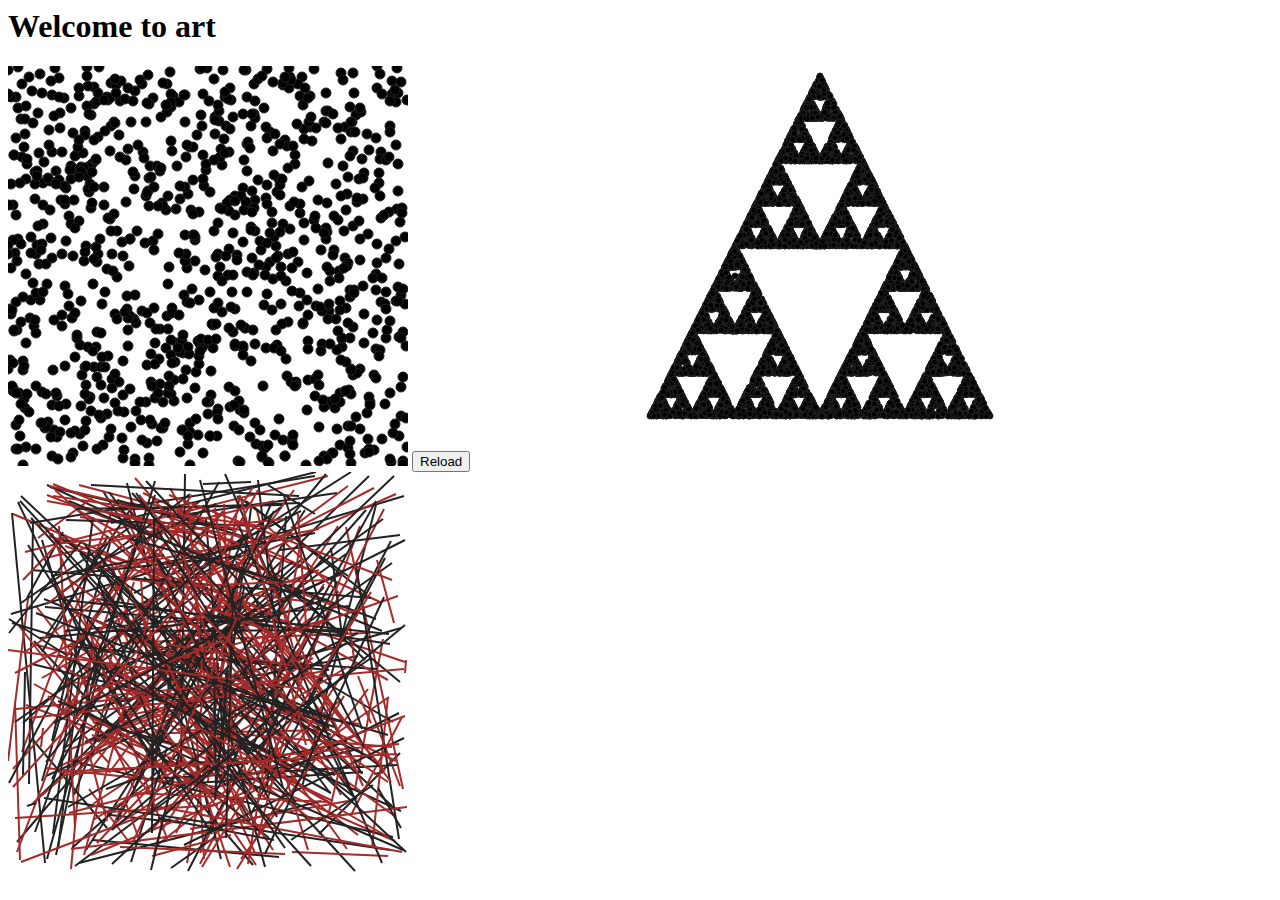
<file: art.html>
<html lang="en">

<head>
	<meta charset="UTF-8">
	<meta http-equiv="X-UA-Compatible" content="IE=edge">
	<meta name="viewport" content="width=device-width, initial-scale=1.0">
	<title>Document</title>
	<link rel="stylesheet" href="css/art.css">
</head>

<body>
	<h1>Welcome to art</h1>
	<div class="art">
		<div>
			<svg id="random-data" viewport="0 0 400 400" width="400px" height="400px">

			</svg>
			<button id="reload">Reload</button>
		</div>
		<svg id="triangle" viewport="0 0 400 400" width="400px" height="400px">

			<circle id="one" r="3" stroke="#222222" cy="10" cx="180"></circle>
			<circle id="two" r="3" stroke="#222222" cy="350" cx="10"></circle>
			<circle id="three" r="3" stroke="#222222" cy="350" cx="350"></circle>
		</svg>
		<svg id="random-line" viewport="0 0 400 400" width="400px" height="400px">
			<line x1="10" x2="90" y1="30" y2="200" stroke="#222222" stroke-width="2"></line>
		</svg>

	</div>

</body>
<script>
	(function () {
		const reload = document.querySelector('#reload');
		reload.addEventListener('click', () => {
			reset()
			generateDots()
		});
		const svgWrapper = document.querySelector('svg#random-data');

		function generateDots() {
			for (let i = 0; i < 1000; i++) {
				const element = document.createElementNS('http://www.w3.org/2000/svg', 'circle');
				const pos = Math.floor(Math.random() * 400);
				const pos2 = Math.floor(Math.random() * 400);
				element.setAttributeNS(null, 'r', '5')
				element.setAttributeNS(null, 'cy', pos)
				element.setAttributeNS(null, 'cx', pos2)
				element.setAttributeNS(null, 'stroke', '#222222')

				svgWrapper.appendChild(element)
			}

		}
		function reset() {
			svgWrapper.innerHTML = null
		}

		generateDots()
	})();
</script>
<script>(function () {
		const svgWrapper = document.querySelector('svg#triangle');
		const Edges = svgWrapper.querySelectorAll('circle');
		let prev = [180, 70];

		for (let i = 0; i < 10000; i++) {

			const edge = selectEdge();
			const diff = [((prev[0] - edge[0])) / 2, ((prev[1] - edge[1])) / 2]
			const newPoint = [diff[0] + edge[0], diff[1] + edge[1]];
			createNewPoint(newPoint)
			prev = [...newPoint];
		}
		function createNewPoint([x, y]) {
			const element = document.createElementNS('http://www.w3.org/2000/svg', 'circle');
			element.setAttributeNS(null, 'r', '3')
			element.setAttributeNS(null, 'cy', y)
			element.setAttributeNS(null, 'cx', x)
			element.setAttributeNS(null, 'stroke', '#222222')

			svgWrapper.appendChild(element)
		}

		function selectEdge() {
			const index = Math.floor(Math.random() * 3);
			return [Number(Edges[index].getAttribute('cx')), Number(Edges[index].getAttribute('cy'))]
		}


	})()</script>
<script>
	const svgWrapper = document.querySelector('svg#random-line');
	for (let i = 0; i < 400; i++) {
		const element = document.createElementNS('http://www.w3.org/2000/svg', 'line');
		const posX = Math.floor(Math.random() * 400);
		const posX2 = Math.floor(Math.random() * 400);
		const posY = Math.floor(Math.random() * 400);
		const posY2 = Math.floor(Math.random() * 400);
		element.setAttributeNS(null, 'x1', posX)
		element.setAttributeNS(null, 'x2', posX2)
		element.setAttributeNS(null, 'y1', posY)
		element.setAttributeNS(null, 'y2', posY2)
		element.setAttributeNS(null, 'stroke-width', '2')
		element.setAttributeNS(null, 'stroke', '#222222')

		svgWrapper.appendChild(element)

	}

</script>

</html>
</file>
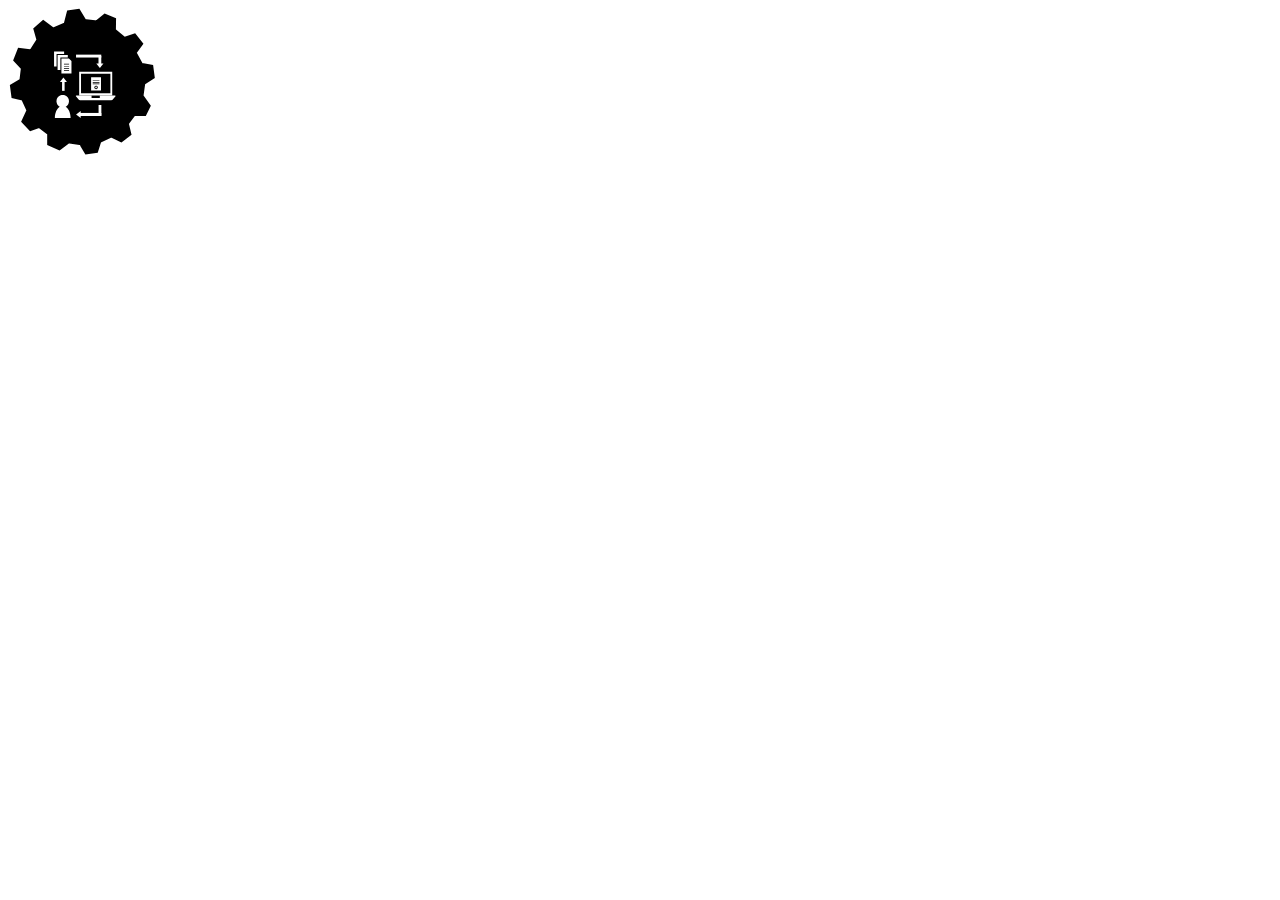
<file: smallgear.html>
<html lang="en">

<head>
    <meta charset="UTF-8">
    <meta name="viewport" content="width=device-width, initial-scale=1.0">
    <title>Another</title>
</head>

<body>
    <svg width="151" height="147" viewBox="0 0 151 147" fill="none" xmlns="http://www.w3.org/2000/svg">
        <defs>
            <style>
                .icons {
                    fill: #004167;
                }

                .gear {
                    fill: #d9468f;
                }

                .ring {
                    stroke: #d9468f;
                }

                .bg {
                    fill: #E8B742;
                    stroke: #E8B742;
                }

                .human:hover {
                    cursor: pointer;
                }
            </style>
        </defs>
        <path
            d="M28.6041 21.3943L31.6327 32.1077L23.6341 44.5645L12.0307 43.0539L8.59677 51.7378L15.9555 59.5765L14.3557 72.9915L5.07739 78.5944L6.27173 87.5976L15.9555 89.92L21.7144 102.377L16.6808 113.177L22.9088 119.858L31.6327 116.75L42.1908 124.735V135.043L51.2128 139.022L60.1076 132.401L73.5452 134.317L78.9206 143.261L87.4518 141.983L90.5022 132.401L103.3 126.332L113.069 130.95L120.171 125.46L117.697 115.153L125.376 104.932H135.934L139.368 98.0182L132.415 88.323L134.334 74.5885L143.613 68.5797L142.418 59.5765L132.415 57.6601L125.376 44.5645L131.689 35.854L126.101 28.6807L116.098 32.1077L104.9 22.8449L105.049 12.3045L97.0719 8.87758L88.9025 15.4986L75.7848 13.9016L69.855 4L61.5582 5.19112L58.5079 17.0956L45.0703 22.8449L35.3011 15.4986L28.6041 21.3943Z"
            fill="currentColor" stroke="currentColor" stroke-width="6" />
        <path
            d="M83.1113 69.3191V82.5015H92.9988V69.3191H83.1113ZM88.0551 81.1289C87.7111 81.1289 87.3749 81.0269 87.0889 80.8358C86.8029 80.6447 86.58 80.3731 86.4484 80.0553C86.3168 79.7375 86.2823 79.3879 86.3494 79.0505C86.4165 78.7132 86.5822 78.4033 86.8254 78.1601C87.0686 77.9169 87.3785 77.7513 87.7158 77.6842C88.0532 77.617 88.4028 77.6515 88.7206 77.7831C89.0384 77.9147 89.31 78.1376 89.5011 78.4236C89.6922 78.7096 89.7942 79.0458 89.7942 79.3898C89.7934 79.8508 89.61 80.2927 89.284 80.6187C88.958 80.9447 88.5161 81.1281 88.0551 81.1289ZM91.4348 76.2453H84.7301V75.5753H91.4348V76.2453ZM91.4348 74.6812H84.7301V74.0113H91.4348V74.6812ZM91.4348 73.1171H84.7301V72.4472H91.4348V73.1171ZM88.0551 78.5667C87.8928 78.5667 87.7342 78.6149 87.5993 78.705C87.4644 78.7951 87.3593 78.9233 87.2972 79.0731C87.2351 79.223 87.2189 79.388 87.2505 79.5471C87.2822 79.7062 87.3603 79.8524 87.475 79.9671C87.5898 80.0818 87.7359 80.16 87.8951 80.1916C88.0542 80.2233 88.2191 80.207 88.369 80.1449C88.5189 80.0828 88.647 79.9777 88.7372 79.8428C88.8273 79.7079 88.8754 79.5493 88.8754 79.3871C88.8754 79.1695 88.789 78.9609 88.6351 78.807C88.4813 78.6532 88.2726 78.5667 88.0551 78.5667Z"
            fill="white" />
        <path d="M71.1814 63.7356V87.4098H104.226V63.7356H71.1814ZM102.392 85.3043H73.0162V65.8383H102.392V85.3043Z"
            fill="white" />
        <path
            d="M107.524 88.364L104.543 91.7792C104.405 91.9061 104.243 92.004 104.067 92.0669C103.89 92.1299 103.702 92.1566 103.515 92.1456H71.8923C71.7051 92.1565 71.5176 92.1297 71.341 92.0667C71.1644 92.0038 71.0022 91.906 70.8641 91.7792L67.8837 88.364C67.5008 87.9237 68.0587 87.4097 68.9145 87.4097H83.5626V90.0401H91.8231V87.4097H106.482C107.352 87.4097 107.898 87.9374 107.524 88.364Z"
            fill="white" />
        <path d="M56.1174 43.4272V45.9429H48.5706V58.521H46.0549V43.4272H56.1174Z" fill="white" />
        <path
            d="M60.9165 50.575L53.4106 50.5066V65.5976H63.4731V53.0195L60.9165 50.575ZM61.086 62.68H55.9728V61.9964H61.086V62.68ZM61.086 60.632H55.9728V59.9511H61.086V60.632ZM61.086 58.5867H55.9728V57.9058H61.086V58.5867ZM61.086 56.5414H55.9728V55.8605H61.086V56.5414Z"
            fill="white" />
        <path d="M59.7952 49.5496V46.9656H49.5933V62.0593H52.3878V49.4812L59.7952 49.5496Z" fill="white" />
        <path
            d="M62.5979 109.971C62.5979 104.888 60.5471 100.54 57.6459 98.7601C58.8923 98.1078 59.884 97.0564 60.4625 95.7741C61.0409 94.4918 61.1728 93.0525 60.8369 91.6865C60.5011 90.3204 59.7169 89.1064 58.6097 88.2385C57.5026 87.3706 56.1365 86.8989 54.7297 86.8989C53.323 86.8989 51.9568 87.3706 50.8497 88.2385C49.7426 89.1064 48.9584 90.3204 48.6225 91.6865C48.2867 93.0525 48.4185 94.4918 48.997 95.7741C49.5755 97.0564 50.5671 98.1078 51.8135 98.7601C48.9124 100.535 46.8616 104.882 46.8616 109.971H62.5979Z"
            fill="white" />
        <path d="M93.2749 48.1387H90.4885V56.2078H93.2749V48.1387Z" fill="white" />
        <path d="M91.8694 60.1152L95.4432 55.5215H88.2983L91.8694 60.1152Z" fill="white" />
        <path d="M68.0312 46.632V49.5332H93.275V46.632H68.0312Z" fill="white" />
        <path d="M93.3569 96.9773H90.5706V107.838H93.3569V96.9773Z" fill="white" />
        <path d="M71.8264 104.937V108.021H93.3541V104.937H71.8264Z" fill="white" />
        <path d="M68.0693 106.515L72.6631 110.086V102.944L68.0693 106.515Z" fill="white" />
        <path d="M54.0696 82.8406H56.6099V72.8902H54.0696V82.8406Z" fill="white" />
        <path d="M55.423 69.4531L51.9175 73.9922H58.9312L55.423 69.4531Z" fill="white" />

        <script type="text/javascript">
            const gear = document.querySelector('.gear');
            const ring = document.querySelector('.ring');
            const groups = document.querySelectorAll('.human');
            const groupsBg = document.querySelectorAll('.bg');
            groups.forEach((group) => {
                group.addEventListener('mouseenter', (e) => {
                    e.stopPropagation()
                    const bg = group.querySelector('.bg');
                    const icons = group.querySelector('.icons');
                    const c = group.querySelector('.bg').classList.value.replace('bg ', '');
                    if (bg.classList.contains('hover')) return;
                    let color = getColor(c);
                    icons.style.fill = 'white';
                    gear.style.fill = color
                    ring.style.stroke = color
                    bg.style.fill = color
                    bg.style.stroke = '#d9468f'
                    bg.classList.toggle('hover')
                    groups.forEach(newGroup => {
                        const bg = newGroup.querySelector('.bg');
                        bg.style.stroke = color
                    })
                })
                group.addEventListener('mouseleave', (e) => {
                    e.stopPropagation()
                    const bg = group.querySelector('.bg');
                    const icons = group.querySelector('.icons');
                    if (bg.classList.contains('hover')) {
                        icons.style.fill = '#004167';
                        gear.style.fill = '#d9468f';
                        ring.style.stroke = '#d9468f';
                        bg.style.fill = '#fff'
                        bg.style.stroke = '#d9468f'
                        bg.classList.toggle('hover')
                        groups.forEach(newGroup => {
                            const bg = newGroup.querySelector('.bg');
                            bg.style.stroke = '#d9468f'
                        })
                    };
                })
            })
            const getColor = (color) => {
                switch (color) {
                    case 'yellow':
                        return '#E8B742';
                    case 'pink':
                        return '#d9468f';
                    case 'purple':
                        return '#B9A1CA';
                    case 'blue':
                        return '#004167'
                    default:
                        return '#004167'
                }
            }
        </script>
    </svg>

</body>

</html>
</file>
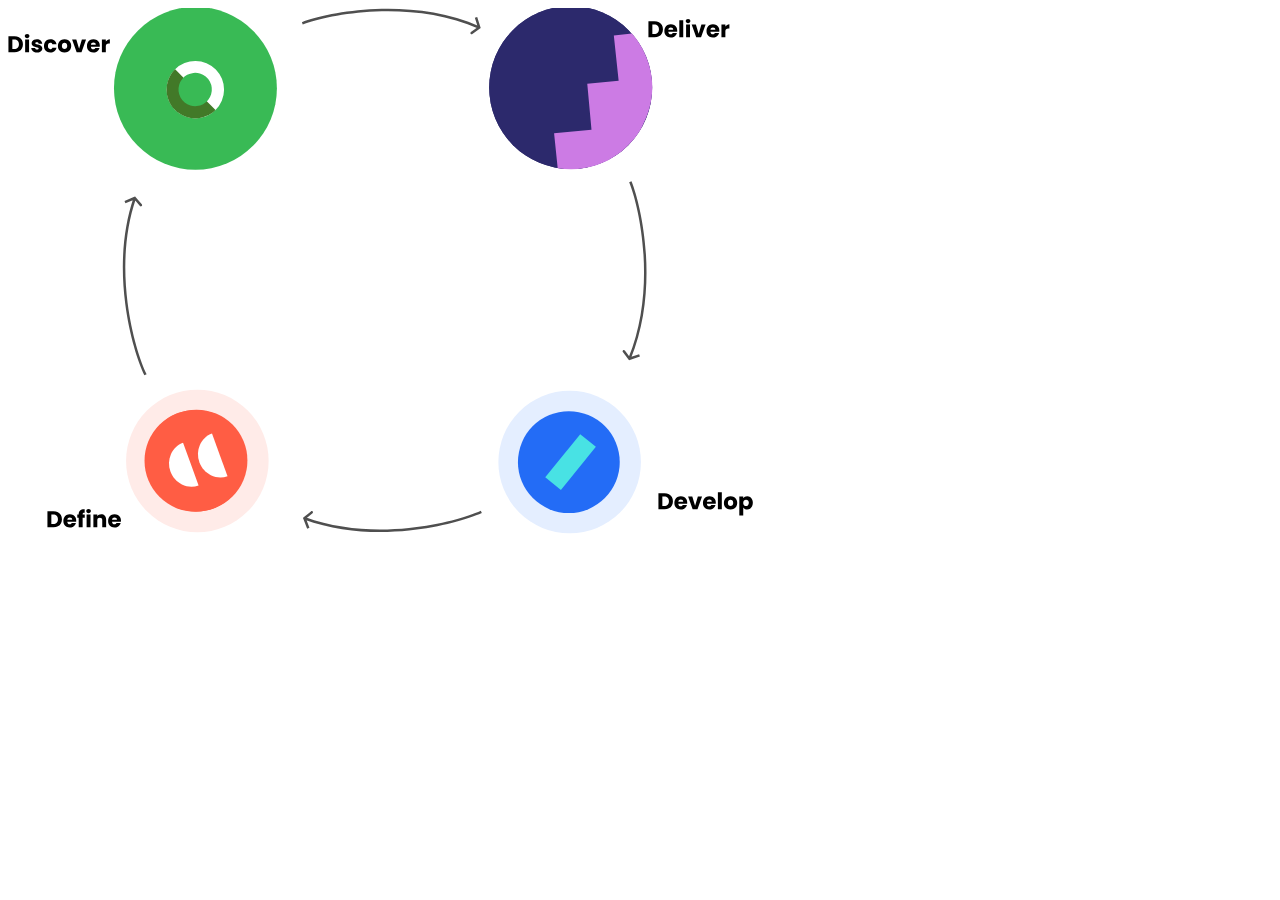
<file: stokecity-2.html>
<html lang="en">

<head>
	<meta charset="UTF-8">
	<meta http-equiv="X-UA-Compatible" content="IE=edge">
	<meta name="viewport" content="width=device-width, initial-scale=1.0">
	<title>Stokecity</title>
	<link rel="stylesheet" href="css/stockcity.css">
</head>

<body>
	<div id="app">
		<div class="stockcity-wrapper">

			<svg width="745" height="526" viewBox="0 0 745 526" fill="none" xmlns="http://www.w3.org/2000/svg">
				<g class="develop">
					<circle class="background" cx="561.646" cy="454.033" r="71.2825" fill="#E4EEFF" />
					<ellipse class="circle" cx="560.842" cy="454.115" rx="50.9165" ry="50.9165" fill="#236CF6" />
					<rect x="537.258" y="469.193" width="55.4659" height="20.1694"
						transform="rotate(-50.9295 537.258 469.193)" fill="#48E2E4" />
				</g>
				<g class="discover active">
					<circle class="background" cx="188.283" cy="80.6663" r="71.2825" fill="#D9F5DF" />
					<ellipse class="circle" cx="187.432" cy="80.2642" rx="50.9165" ry="50.9165" fill="#39BA55" />
					<circle cx="187.335" cy="81.6429" r="28.7347" transform="rotate(-44.5893 187.335 81.6429)"
						fill="white" />
					<path
						d="M167.158 61.1798C161.731 66.5298 158.651 73.8167 158.596 81.4374C158.542 89.0581 161.517 96.3884 166.867 101.816C172.217 107.243 179.504 110.323 187.124 110.377C194.745 110.432 202.075 107.457 207.503 102.107L187.33 81.6434L167.158 61.1798Z"
						fill="#427928" />
					<ellipse cx="187.158" cy="81.5017" rx="16.6661" ry="16.6661"
						transform="rotate(-5.92945 187.158 81.5017)" fill="#39BA55" />
				</g>

				<g class="deliver active">
					<circle class="background" cx="562.712" cy="79.597" r="71.2825" fill="#DFDEFA" />
					<g class="circle">
						<ellipse cx="562.713" cy="79.5982" rx="50.9165" ry="50.9165" fill="#2C296C" />
						<ellipse cx="562.713" cy="79.5982" rx="50.9165" ry="50.9165" fill="#2C296C" />
						<path
							d="M552.355 108.191L554.618 130.088C583.657 134.241 600.81 116.119 607.039 104.793C621.822 77.9131 609.05 54.7075 601.005 45.8984L589.691 47.031L592.708 75.3459L573.097 77.2335L575.737 105.926L552.355 108.191Z"
							fill="#CC7BE4" />
					</g>
				</g>

				<g class="define">
					<circle class="background" cx="189.349" cy="452.965" r="71.2825" fill="#FFEBE8" />
					<g>
						<ellipse cx="187.44" cy="452.843" rx="50.9165" ry="50.9165" fill="#FF5D44" />
						<ellipse cx="188.495" cy="452.565" rx="50.9165" ry="50.9165" fill="#FF5D44" />
					</g>
					<path
						d="M219.531 468.217C214.128 470.185 208.127 469.826 202.85 467.22C197.572 464.613 193.45 459.972 191.39 454.317C189.33 448.662 189.501 442.457 191.865 437.066C194.23 431.676 198.594 427.542 203.997 425.573L211.764 446.895L219.531 468.217Z"
						fill="white" />
					<path
						d="M190.586 477.392C185.183 479.361 179.182 479.002 173.905 476.395C168.627 473.789 164.505 469.148 162.445 463.493C160.385 457.838 160.556 451.633 162.92 446.242C165.284 440.852 169.648 436.718 175.052 434.749L182.819 456.071L190.586 477.392Z"
						fill="white" />
				</g>
				<path
					d="M6.475 28.1685C8.177 28.1685 9.66434 28.5058 10.937 29.1805C12.2097 29.8551 13.191 30.8058 13.881 32.0325C14.5863 33.2438 14.939 34.6468 14.939 36.2415C14.939 37.8208 14.5863 39.2238 13.881 40.4505C13.191 41.6771 12.202 42.6278 10.914 43.3025C9.64134 43.9771 8.16167 44.3145 6.475 44.3145H0.426L0.426 28.1685H6.475ZM6.222 40.9105C7.70933 40.9105 8.867 40.5041 9.695 39.6915C10.523 38.8788 10.937 37.7288 10.937 36.2415C10.937 34.7541 10.523 33.5965 9.695 32.7685C8.867 31.9405 7.70933 31.5265 6.222 31.5265H4.359L4.359 40.9105H6.222ZM19.1149 30.1465C18.4249 30.1465 17.8576 29.9471 17.4129 29.5485C16.9836 29.1345 16.7689 28.6285 16.7689 28.0305C16.7689 27.4171 16.9836 26.9111 17.4129 26.5125C17.8576 26.0985 18.4249 25.8915 19.1149 25.8915C19.7896 25.8915 20.3416 26.0985 20.7709 26.5125C21.2156 26.9111 21.4379 27.4171 21.4379 28.0305C21.4379 28.6285 21.2156 29.1345 20.7709 29.5485C20.3416 29.9471 19.7896 30.1465 19.1149 30.1465ZM21.0699 31.4805L21.0699 44.3145H17.1369L17.1369 31.4805H21.0699ZM29.1411 44.4985C28.0218 44.4985 27.0251 44.3068 26.1511 43.9235C25.2771 43.5401 24.5871 43.0188 24.0811 42.3595C23.5751 41.6848 23.2915 40.9335 23.2301 40.1055H27.1171C27.1631 40.5501 27.3701 40.9105 27.7381 41.1865C28.1061 41.4625 28.5585 41.6005 29.0951 41.6005C29.5858 41.6005 29.9615 41.5085 30.2221 41.3245C30.4981 41.1251 30.6361 40.8721 30.6361 40.5655C30.6361 40.1975 30.4445 39.9291 30.0611 39.7605C29.6778 39.5765 29.0568 39.3771 28.1981 39.1625C27.2781 38.9478 26.5115 38.7255 25.8981 38.4955C25.2848 38.2501 24.7558 37.8745 24.3111 37.3685C23.8665 36.8471 23.6441 36.1495 23.6441 35.2755C23.6441 34.5395 23.8435 33.8725 24.2421 33.2745C24.6561 32.6611 25.2541 32.1781 26.0361 31.8255C26.8335 31.4728 27.7765 31.2965 28.8651 31.2965C30.4751 31.2965 31.7401 31.6951 32.6601 32.4925C33.5955 33.2898 34.1321 34.3478 34.2701 35.6665H30.6361C30.5748 35.2218 30.3755 34.8691 30.0381 34.6085C29.7161 34.3478 29.2868 34.2175 28.7501 34.2175C28.2901 34.2175 27.9375 34.3095 27.6921 34.4935C27.4468 34.6621 27.3241 34.8998 27.3241 35.2065C27.3241 35.5745 27.5158 35.8505 27.8991 36.0345C28.2978 36.2185 28.9111 36.4025 29.7391 36.5865C30.6898 36.8318 31.4641 37.0771 32.0621 37.3225C32.6601 37.5525 33.1815 37.9358 33.6261 38.4725C34.0861 38.9938 34.3238 39.6991 34.3391 40.5885C34.3391 41.3398 34.1245 42.0145 33.6951 42.6125C33.2811 43.1951 32.6755 43.6551 31.8781 43.9925C31.0961 44.3298 30.1838 44.4985 29.1411 44.4985ZM35.9633 37.8975C35.9633 36.5635 36.2317 35.3981 36.7683 34.4015C37.3203 33.4048 38.0793 32.6381 39.0453 32.1015C40.0267 31.5648 41.146 31.2965 42.4033 31.2965C44.0133 31.2965 45.355 31.7181 46.4283 32.5615C47.517 33.4048 48.23 34.5931 48.5673 36.1265H44.3813C44.0287 35.1451 43.3463 34.6545 42.3343 34.6545C41.6137 34.6545 41.0387 34.9381 40.6093 35.5055C40.18 36.0575 39.9653 36.8548 39.9653 37.8975C39.9653 38.9401 40.18 39.7451 40.6093 40.3125C41.0387 40.8645 41.6137 41.1405 42.3343 41.1405C43.3463 41.1405 44.0287 40.6498 44.3813 39.6685L48.5673 39.6685C48.23 41.1711 47.517 42.3518 46.4283 43.2105C45.3397 44.0691 43.998 44.4985 42.4033 44.4985C41.146 44.4985 40.0267 44.2301 39.0453 43.6935C38.0793 43.1568 37.3203 42.3901 36.7683 41.3935C36.2317 40.3968 35.9633 39.2315 35.9633 37.8975ZM56.5131 44.4985C55.2558 44.4985 54.1211 44.2301 53.1091 43.6935C52.1125 43.1568 51.3228 42.3901 50.7401 41.3935C50.1728 40.3968 49.8891 39.2315 49.8891 37.8975C49.8891 36.5788 50.1805 35.4211 50.7631 34.4245C51.3458 33.4125 52.1431 32.6381 53.1551 32.1015C54.1671 31.5648 55.3018 31.2965 56.5591 31.2965C57.8165 31.2965 58.9511 31.5648 59.9631 32.1015C60.9751 32.6381 61.7725 33.4125 62.3551 34.4245C62.9378 35.4211 63.2291 36.5788 63.2291 37.8975C63.2291 39.2161 62.9301 40.3815 62.3321 41.3935C61.7495 42.3901 60.9445 43.1568 59.9171 43.6935C58.9051 44.2301 57.7705 44.4985 56.5131 44.4985ZM56.5131 41.0945C57.2645 41.0945 57.9008 40.8185 58.4221 40.2665C58.9588 39.7145 59.2271 38.9248 59.2271 37.8975C59.2271 36.8701 58.9665 36.0805 58.4451 35.5285C57.9391 34.9765 57.3105 34.7005 56.5591 34.7005C55.7925 34.7005 55.1561 34.9765 54.6501 35.5285C54.1441 36.0651 53.8911 36.8548 53.8911 37.8975C53.8911 38.9248 54.1365 39.7145 54.6271 40.2665C55.1331 40.8185 55.7618 41.0945 56.5131 41.0945ZM71.0887 40.6345L73.8717 31.4805H78.0577L73.5037 44.3145H68.6507L64.0967 31.4805H68.3057L71.0887 40.6345ZM91.8111 37.6905C91.8111 38.0585 91.7881 38.4418 91.7421 38.8405H82.8411C82.9025 39.6378 83.1555 40.2511 83.6001 40.6805C84.0601 41.0945 84.6198 41.3015 85.2791 41.3015C86.2605 41.3015 86.9428 40.8875 87.3261 40.0595H91.5121C91.2975 40.9028 90.9065 41.6618 90.3391 42.3365C89.7871 43.0111 89.0895 43.5401 88.2461 43.9235C87.4028 44.3068 86.4598 44.4985 85.4171 44.4985C84.1598 44.4985 83.0405 44.2301 82.0591 43.6935C81.0778 43.1568 80.3111 42.3901 79.7591 41.3935C79.2071 40.3968 78.9311 39.2315 78.9311 37.8975C78.9311 36.5635 79.1995 35.3981 79.7361 34.4015C80.2881 33.4048 81.0548 32.6381 82.0361 32.1015C83.0175 31.5648 84.1445 31.2965 85.4171 31.2965C86.6591 31.2965 87.7631 31.5571 88.7291 32.0785C89.6951 32.5998 90.4465 33.3435 90.9831 34.3095C91.5351 35.2755 91.8111 36.4025 91.8111 37.6905ZM87.7861 36.6555C87.7861 35.9808 87.5561 35.4441 87.0961 35.0455C86.6361 34.6468 86.0611 34.4475 85.3711 34.4475C84.7118 34.4475 84.1521 34.6391 83.6921 35.0225C83.2475 35.4058 82.9715 35.9501 82.8641 36.6555H87.7861ZM97.819 33.6195C98.279 32.9141 98.854 32.3621 99.544 31.9635C100.234 31.5495 101.001 31.3425 101.844 31.3425V35.5055H100.763C99.7816 35.5055 99.0456 35.7201 98.555 36.1495C98.0643 36.5635 97.819 37.2995 97.819 38.3575V44.3145H93.886V31.4805H97.819V33.6195Z"
					fill="currentColor" />
				<path
					d="M646.475 13.1685C648.177 13.1685 649.664 13.5058 650.937 14.1805C652.21 14.8551 653.191 15.8058 653.881 17.0325C654.586 18.2438 654.939 19.6468 654.939 21.2415C654.939 22.8208 654.586 24.2238 653.881 25.4505C653.191 26.6771 652.202 27.6278 650.914 28.3025C649.641 28.9771 648.162 29.3145 646.475 29.3145H640.426V13.1685H646.475ZM646.222 25.9105C647.709 25.9105 648.867 25.5041 649.695 24.6915C650.523 23.8788 650.937 22.7288 650.937 21.2415C650.937 19.7541 650.523 18.5965 649.695 17.7685C648.867 16.9405 647.709 16.5265 646.222 16.5265H644.359V25.9105H646.222ZM669.235 22.6905C669.235 23.0585 669.212 23.4418 669.166 23.8405H660.265C660.326 24.6378 660.579 25.2511 661.024 25.6805C661.484 26.0945 662.044 26.3015 662.703 26.3015C663.684 26.3015 664.367 25.8875 664.75 25.0595H668.936C668.721 25.9028 668.33 26.6618 667.763 27.3365C667.211 28.0111 666.513 28.5401 665.67 28.9235C664.827 29.3068 663.884 29.4985 662.841 29.4985C661.584 29.4985 660.464 29.2301 659.483 28.6935C658.502 28.1568 657.735 27.3901 657.183 26.3935C656.631 25.3968 656.355 24.2315 656.355 22.8975C656.355 21.5635 656.623 20.3981 657.16 19.4015C657.712 18.4048 658.479 17.6381 659.46 17.1015C660.441 16.5648 661.568 16.2965 662.841 16.2965C664.083 16.2965 665.187 16.5571 666.153 17.0785C667.119 17.5998 667.87 18.3435 668.407 19.3095C668.959 20.2755 669.235 21.4025 669.235 22.6905ZM665.21 21.6555C665.21 20.9808 664.98 20.4441 664.52 20.0455C664.06 19.6468 663.485 19.4475 662.795 19.4475C662.136 19.4475 661.576 19.6391 661.116 20.0225C660.671 20.4058 660.395 20.9501 660.288 21.6555H665.21ZM675.243 12.2945V29.3145H671.31V12.2945H675.243ZM680.071 15.1465C679.381 15.1465 678.814 14.9471 678.369 14.5485C677.94 14.1345 677.725 13.6285 677.725 13.0305C677.725 12.4171 677.94 11.9111 678.369 11.5125C678.814 11.0985 679.381 10.8915 680.071 10.8915C680.746 10.8915 681.298 11.0985 681.727 11.5125C682.172 11.9111 682.394 12.4171 682.394 13.0305C682.394 13.6285 682.172 14.1345 681.727 14.5485C681.298 14.9471 680.746 15.1465 680.071 15.1465ZM682.026 16.4805V29.3145H678.093V16.4805L682.026 16.4805ZM690.649 25.6345L693.432 16.4805H697.618L693.064 29.3145H688.211L683.657 16.4805H687.866L690.649 25.6345ZM711.372 22.6905C711.372 23.0585 711.349 23.4418 711.303 23.8405H702.402C702.463 24.6378 702.716 25.2511 703.161 25.6805C703.621 26.0945 704.18 26.3015 704.84 26.3015C705.821 26.3015 706.503 25.8875 706.887 25.0595H711.073C710.858 25.9028 710.467 26.6618 709.9 27.3365C709.348 28.0111 708.65 28.5401 707.807 28.9235C706.963 29.3068 706.02 29.4985 704.978 29.4985C703.72 29.4985 702.601 29.2301 701.62 28.6935C700.638 28.1568 699.872 27.3901 699.32 26.3935C698.768 25.3968 698.492 24.2315 698.492 22.8975C698.492 21.5635 698.76 20.3981 699.297 19.4015C699.849 18.4048 700.615 17.6381 701.597 17.1015C702.578 16.5648 703.705 16.2965 704.978 16.2965C706.22 16.2965 707.324 16.5571 708.29 17.0785C709.256 17.5998 710.007 18.3435 710.544 19.3095C711.096 20.2755 711.372 21.4025 711.372 22.6905ZM707.347 21.6555C707.347 20.9808 707.117 20.4441 706.657 20.0455C706.197 19.6468 705.622 19.4475 704.932 19.4475C704.272 19.4475 703.713 19.6391 703.253 20.0225C702.808 20.4058 702.532 20.9501 702.425 21.6555H707.347ZM717.38 18.6195C717.84 17.9141 718.415 17.3621 719.105 16.9635C719.795 16.5495 720.561 16.3425 721.405 16.3425V20.5055L720.324 20.5055C719.342 20.5055 718.606 20.7201 718.116 21.1495C717.625 21.5635 717.38 22.2995 717.38 23.3575V29.3145H713.447V16.4805H717.38V18.6195Z"
					fill="currentColor" />
				<path
					d="M656.475 485.168C658.177 485.168 659.664 485.506 660.937 486.18C662.21 486.855 663.191 487.806 663.881 489.032C664.586 490.244 664.939 491.647 664.939 493.241C664.939 494.821 664.586 496.224 663.881 497.45C663.191 498.677 662.202 499.628 660.914 500.302C659.641 500.977 658.162 501.314 656.475 501.314H650.426V485.168H656.475ZM656.222 497.91C657.709 497.91 658.867 497.504 659.695 496.691C660.523 495.879 660.937 494.729 660.937 493.241C660.937 491.754 660.523 490.596 659.695 489.768C658.867 488.94 657.709 488.526 656.222 488.526H654.359V497.91H656.222ZM679.235 494.69C679.235 495.058 679.212 495.442 679.166 495.84H670.265C670.326 496.638 670.579 497.251 671.024 497.68C671.484 498.094 672.044 498.301 672.703 498.301C673.684 498.301 674.367 497.887 674.75 497.059H678.936C678.721 497.903 678.33 498.662 677.763 499.336C677.211 500.011 676.513 500.54 675.67 500.923C674.827 501.307 673.884 501.498 672.841 501.498C671.584 501.498 670.464 501.23 669.483 500.693C668.502 500.157 667.735 499.39 667.183 498.393C666.631 497.397 666.355 496.231 666.355 494.897C666.355 493.563 666.623 492.398 667.16 491.401C667.712 490.405 668.479 489.638 669.46 489.101C670.441 488.565 671.568 488.296 672.841 488.296C674.083 488.296 675.187 488.557 676.153 489.078C677.119 489.6 677.87 490.343 678.407 491.309C678.959 492.275 679.235 493.402 679.235 494.69ZM675.21 493.655C675.21 492.981 674.98 492.444 674.52 492.045C674.06 491.647 673.485 491.447 672.795 491.447C672.136 491.447 671.576 491.639 671.116 492.022C670.671 492.406 670.395 492.95 670.288 493.655H675.21ZM687.083 497.634L689.866 488.48H694.052L689.498 501.314H684.645L680.091 488.48H684.3L687.083 497.634ZM707.805 494.69C707.805 495.058 707.782 495.442 707.736 495.84H698.835C698.897 496.638 699.15 497.251 699.594 497.68C700.054 498.094 700.614 498.301 701.273 498.301C702.255 498.301 702.937 497.887 703.32 497.059H707.506C707.292 497.903 706.901 498.662 706.333 499.336C705.781 500.011 705.084 500.54 704.24 500.923C703.397 501.307 702.454 501.498 701.411 501.498C700.154 501.498 699.035 501.23 698.053 500.693C697.072 500.157 696.305 499.39 695.753 498.393C695.201 497.397 694.925 496.231 694.925 494.897C694.925 493.563 695.194 492.398 695.73 491.401C696.282 490.405 697.049 489.638 698.03 489.101C699.012 488.565 700.139 488.296 701.411 488.296C702.653 488.296 703.757 488.557 704.723 489.078C705.689 489.6 706.441 490.343 706.977 491.309C707.529 492.275 707.805 493.402 707.805 494.69ZM703.78 493.655C703.78 492.981 703.55 492.444 703.09 492.045C702.63 491.647 702.055 491.447 701.365 491.447C700.706 491.447 700.146 491.639 699.686 492.022C699.242 492.406 698.966 492.95 698.858 493.655H703.78ZM713.813 484.294V501.314H709.88V484.294H713.813ZM722.505 501.498C721.248 501.498 720.113 501.23 719.101 500.693C718.105 500.157 717.315 499.39 716.732 498.393C716.165 497.397 715.881 496.231 715.881 494.897C715.881 493.579 716.173 492.421 716.755 491.424C717.338 490.412 718.135 489.638 719.147 489.101C720.159 488.565 721.294 488.296 722.551 488.296C723.809 488.296 724.943 488.565 725.955 489.101C726.967 489.638 727.765 490.412 728.347 491.424C728.93 492.421 729.221 493.579 729.221 494.897C729.221 496.216 728.922 497.381 728.324 498.393C727.742 499.39 726.937 500.157 725.909 500.693C724.897 501.23 723.763 501.498 722.505 501.498ZM722.505 498.094C723.257 498.094 723.893 497.818 724.414 497.266C724.951 496.714 725.219 495.925 725.219 494.897C725.219 493.87 724.959 493.08 724.437 492.528C723.931 491.976 723.303 491.7 722.551 491.7C721.785 491.7 721.148 491.976 720.642 492.528C720.136 493.065 719.883 493.855 719.883 494.897C719.883 495.925 720.129 496.714 720.619 497.266C721.125 497.818 721.754 498.094 722.505 498.094ZM735.241 490.297C735.624 489.699 736.153 489.216 736.828 488.848C737.503 488.48 738.292 488.296 739.197 488.296C740.255 488.296 741.213 488.565 742.072 489.101C742.931 489.638 743.605 490.405 744.096 491.401C744.602 492.398 744.855 493.556 744.855 494.874C744.855 496.193 744.602 497.358 744.096 498.37C743.605 499.367 742.931 500.141 742.072 500.693C741.213 501.23 740.255 501.498 739.197 501.498C738.308 501.498 737.518 501.314 736.828 500.946C736.153 500.578 735.624 500.103 735.241 499.52V507.432H731.308V488.48H735.241V490.297ZM740.853 494.874C740.853 493.893 740.577 493.126 740.025 492.574C739.488 492.007 738.821 491.723 738.024 491.723C737.242 491.723 736.575 492.007 736.023 492.574C735.486 493.142 735.218 493.916 735.218 494.897C735.218 495.879 735.486 496.653 736.023 497.22C736.575 497.788 737.242 498.071 738.024 498.071C738.806 498.071 739.473 497.788 740.025 497.22C740.577 496.638 740.853 495.856 740.853 494.874Z"
					fill="currentColor" />
				<path
					d="M45.475 503.168C47.177 503.168 48.6643 503.506 49.937 504.18C51.2097 504.855 52.191 505.806 52.881 507.032C53.5863 508.244 53.939 509.647 53.939 511.241C53.939 512.821 53.5863 514.224 52.881 515.45C52.191 516.677 51.202 517.628 49.914 518.302C48.6413 518.977 47.1617 519.314 45.475 519.314H39.426V503.168H45.475ZM45.222 515.91C46.7093 515.91 47.867 515.504 48.695 514.691C49.523 513.879 49.937 512.729 49.937 511.241C49.937 509.754 49.523 508.596 48.695 507.768C47.867 506.94 46.7093 506.526 45.222 506.526H43.359V515.91H45.222ZM68.2349 512.69C68.2349 513.058 68.2119 513.442 68.1659 513.84H59.2649C59.3263 514.638 59.5793 515.251 60.0239 515.68C60.4839 516.094 61.0436 516.301 61.7029 516.301C62.6843 516.301 63.3666 515.887 63.7499 515.059H67.9359C67.7213 515.903 67.3303 516.662 66.7629 517.336C66.2109 518.011 65.5133 518.54 64.6699 518.923C63.8266 519.307 62.8836 519.498 61.8409 519.498C60.5836 519.498 59.4643 519.23 58.4829 518.693C57.5016 518.157 56.7349 517.39 56.1829 516.393C55.6309 515.397 55.3549 514.231 55.3549 512.897C55.3549 511.563 55.6233 510.398 56.1599 509.401C56.7119 508.405 57.4786 507.638 58.4599 507.101C59.4413 506.565 60.5683 506.296 61.8409 506.296C63.0829 506.296 64.1869 506.557 65.1529 507.078C66.1189 507.6 66.8703 508.343 67.4069 509.309C67.9589 510.275 68.2349 511.402 68.2349 512.69ZM64.2099 511.655C64.2099 510.981 63.9799 510.444 63.5199 510.045C63.0599 509.647 62.4849 509.447 61.7949 509.447C61.1356 509.447 60.5759 509.639 60.1159 510.022C59.6713 510.406 59.3953 510.95 59.2879 511.655H64.2099ZM76.7498 509.746H74.6338V519.314H70.7008V509.746H69.2748V506.48H70.7008V506.112C70.7008 504.533 71.1531 503.337 72.0578 502.524C72.9625 501.696 74.2888 501.282 76.0368 501.282C76.3281 501.282 76.5428 501.29 76.6808 501.305V504.64C75.9295 504.594 75.4005 504.702 75.0938 504.962C74.7871 505.223 74.6338 505.691 74.6338 506.365V506.48H76.7498V509.746ZM80.5759 505.146C79.8859 505.146 79.3185 504.947 78.8739 504.548C78.4445 504.134 78.2299 503.628 78.2299 503.03C78.2299 502.417 78.4445 501.911 78.8739 501.512C79.3185 501.098 79.8859 500.891 80.5759 500.891C81.2505 500.891 81.8025 501.098 82.2319 501.512C82.6765 501.911 82.8989 502.417 82.8989 503.03C82.8989 503.628 82.6765 504.134 82.2319 504.548C81.8025 504.947 81.2505 505.146 80.5759 505.146ZM82.5309 506.48V519.314H78.5979V506.48H82.5309ZM93.2011 506.342C94.7038 506.342 95.8998 506.833 96.7891 507.814C97.6938 508.78 98.1461 510.114 98.1461 511.816V519.314H94.2361V512.345C94.2361 511.487 94.0138 510.82 93.5691 510.344C93.1244 509.869 92.5264 509.631 91.7751 509.631C91.0238 509.631 90.4258 509.869 89.9811 510.344C89.5364 510.82 89.3141 511.487 89.3141 512.345V519.314H85.3811V506.48H89.3141V508.182C89.7128 507.615 90.2494 507.17 90.9241 506.848C91.5988 506.511 92.3578 506.342 93.2011 506.342ZM112.977 512.69C112.977 513.058 112.954 513.442 112.908 513.84H104.007C104.068 514.638 104.321 515.251 104.766 515.68C105.226 516.094 105.786 516.301 106.445 516.301C107.426 516.301 108.109 515.887 108.492 515.059H112.678C112.463 515.903 112.072 516.662 111.505 517.336C110.953 518.011 110.255 518.54 109.412 518.923C108.569 519.307 107.626 519.498 106.583 519.498C105.326 519.498 104.206 519.23 103.225 518.693C102.244 518.157 101.477 517.39 100.925 516.393C100.373 515.397 100.097 514.231 100.097 512.897C100.097 511.563 100.365 510.398 100.902 509.401C101.454 508.405 102.221 507.638 103.202 507.101C104.183 506.565 105.31 506.296 106.583 506.296C107.825 506.296 108.929 506.557 109.895 507.078C110.861 507.6 111.612 508.343 112.149 509.309C112.701 510.275 112.977 511.402 112.977 512.69ZM108.952 511.655C108.952 510.981 108.722 510.444 108.262 510.045C107.802 509.647 107.227 509.447 106.537 509.447C105.878 509.447 105.318 509.639 104.858 510.022C104.413 510.406 104.137 510.95 104.03 511.655H108.952Z"
					fill="currentColor" />
				<path
					d="M471.278 19.5483L472.006 20.5643L472.748 20.0328L472.468 19.1645L471.278 19.5483ZM462.919 24.0022C462.358 24.4044 462.229 25.1853 462.631 25.7464C463.033 26.3075 463.814 26.4363 464.375 26.0341L462.919 24.0022ZM294.769 16.5477C308.422 11.3844 335.447 4.9884 367.583 3.60997C399.713 2.23181 436.849 5.87403 470.778 20.6938L471.778 18.4028C437.392 3.38314 399.846 -0.276202 367.476 1.11227C335.112 2.50047 307.82 8.93929 293.885 14.2093L294.769 16.5477ZM472.468 19.1645L469.205 9.05281L466.826 9.82048L470.088 19.9322L472.468 19.1645ZM470.55 18.5324L462.919 24.0022L464.375 26.0341L472.006 20.5643L470.55 18.5324Z"
					fill="#4F4F4F" />
				<path
					d="M621.461 350.758L620.459 351.505L621.004 352.237L621.867 351.94L621.461 350.758ZM616.853 342.483C616.44 341.929 615.657 341.815 615.104 342.228C614.55 342.64 614.436 343.423 614.848 343.977L616.853 342.483ZM621.183 174.224C626.599 187.778 633.496 214.68 635.471 246.785C637.445 278.883 634.494 316.081 620.307 350.279L622.616 351.237C636.994 316.577 639.956 278.97 637.966 246.631C635.977 214.299 629.032 187.131 623.504 173.296L621.183 174.224ZM621.867 351.94L631.916 348.491L631.105 346.126L621.055 349.576L621.867 351.94ZM622.464 350.011L616.853 342.483L614.848 343.977L620.459 351.505L622.464 350.011Z"
					fill="#4F4F4F" />
				<path
					d="M296.443 510.275L295.656 509.304L294.947 509.879L295.278 510.729L296.443 510.275ZM304.522 505.331C305.059 504.896 305.141 504.109 304.706 503.573C304.271 503.037 303.484 502.955 302.948 503.39L304.522 505.331ZM472.818 502.768C459.497 508.734 432.9 516.727 400.903 520.015C368.912 523.302 331.625 521.876 296.874 509.101L296.012 511.448C331.231 524.395 368.928 525.814 401.158 522.502C433.382 519.19 460.243 511.139 473.839 505.049L472.818 502.768ZM295.278 510.729L299.137 520.628L301.466 519.72L297.608 509.821L295.278 510.729ZM297.23 511.246L304.522 505.331L302.948 503.39L295.656 509.304L297.23 511.246Z"
					fill="#4F4F4F" />
				<path
					d="M126.78 190.006L127.732 189.195L127.14 188.501L126.298 188.853L126.78 190.006ZM131.92 197.962C132.368 198.487 133.157 198.55 133.682 198.102C134.207 197.654 134.27 196.866 133.822 196.34L131.92 197.962ZM138.598 366.144C132.307 352.973 123.667 326.58 119.597 294.672C115.529 262.772 116.043 225.461 127.964 190.408L125.597 189.603C113.515 225.129 113.018 262.849 117.117 294.989C121.216 327.122 129.921 353.778 136.342 367.221L138.598 366.144ZM126.298 188.853L116.496 192.952L117.46 195.258L127.263 191.159L126.298 188.853ZM125.829 190.817L131.92 197.962L133.822 196.34L127.732 189.195L125.829 190.817Z"
					fill="#4F4F4F" />
			</svg>





			<!-- <div class="stokecity-content">
				<h3>Define</h3>
				<p>Use these steps to tackle the
					most complex social, economic & environmental problems.
				</p>
			</div> -->
		</div>
	</div>

</body>

</html>
</file>
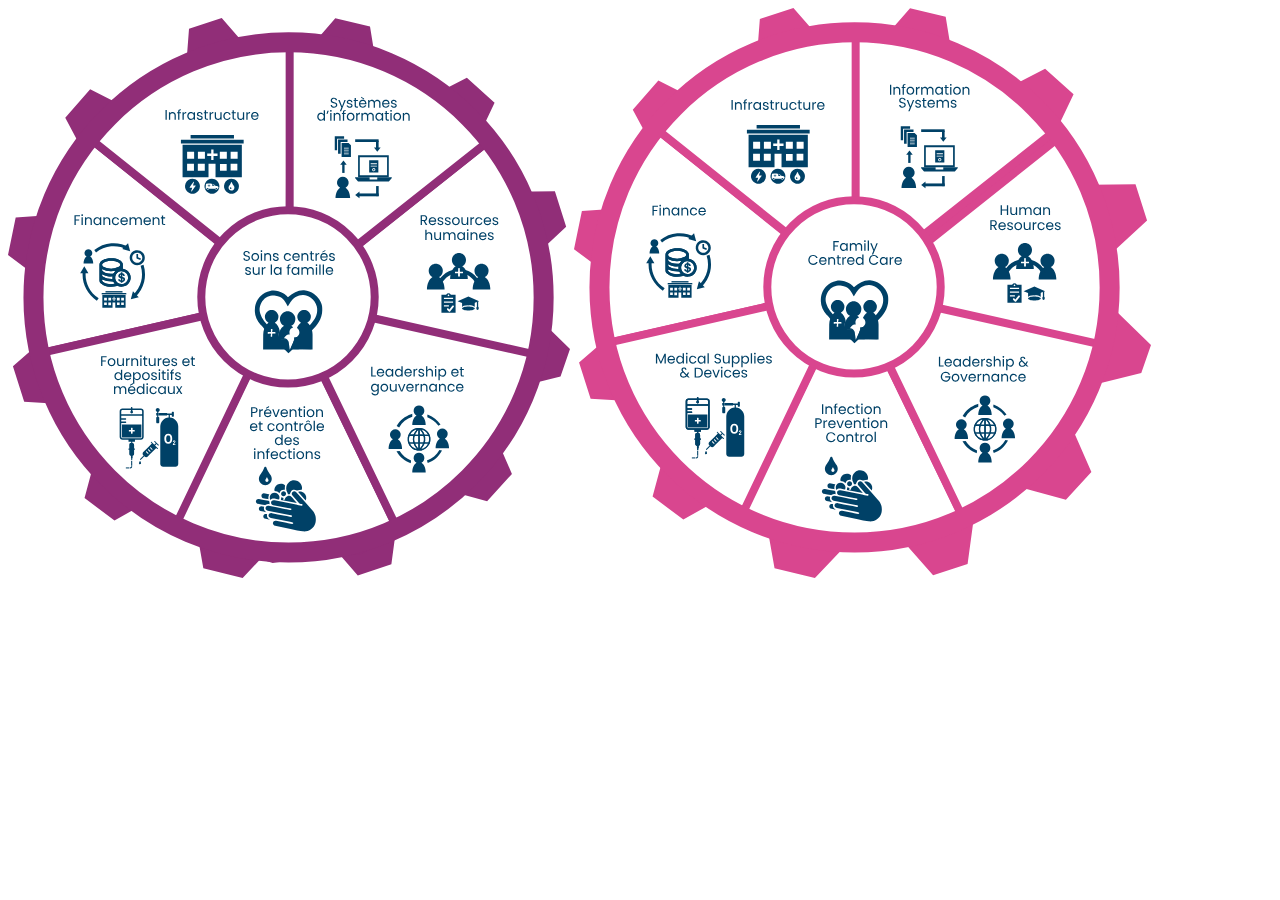
<file: wheel.html>
<html lang="en">

<head>
	<meta charset="UTF-8">
	<meta name="viewport" content="width=device-width, initial-scale=1.0">
	<title>Wheel</title>
	<link rel="stylesheet" href="wheel.css">
</head>

<body>
	<svg width="562" height="560" viewBox="0 0 562 560" fill="none" xmlns="http://www.w3.org/2000/svg">
		<path
			d="M57.2575 99.8666L79.1743 141.083L53.6867 196.217L7.69411 199.393L0 237.004L35.3596 263.491L38.461 318.949L4.9276 348.256L16.1831 383.858L57.0113 386.35L89.1952 432.677L76.5401 479.998L106.5 502.604L139.571 483.796L187.977 508.592L195.332 550.327L234.666 560L265.921 526.844L321.645 525.014L349.77 557.389L383.368 546.128L388.869 505.154L436.306 471.449L479.118 483.176L503.93 455.879L486.568 415.91L510.335 369.046L552.525 358.575L562 331.068L526.955 296.774L524.92 239.794L558.164 208.844L546.909 173.242L504.065 173.633L468.27 123.61L486.582 84.8478L458.859 59.7914L421.85 78.7834L368.933 51.2928L362.015 8.50906L327.303 0.326064L298.982 32.9642L244.781 35.8591L213.729 0L181.018 10.7436L177.174 61.1211L126.921 93.9893L82.1619 71.2161L57.2575 99.8666Z"
			fill="#912E78" />
		<path
			d="M281.64 281.268L483.292 120.867L504 150L525.976 198.474L537.433 264.189V300L528.91 338.993L281.64 281.268Z"
			fill="white" stroke="#912E78" stroke-width="8" />
		<path
			d="M417.801 207L415.477 203.01H413.937V207H412.663V197.242H415.813C416.55 197.242 417.171 197.368 417.675 197.62C418.188 197.872 418.571 198.213 418.823 198.642C419.075 199.071 419.201 199.561 419.201 200.112C419.201 200.784 419.005 201.377 418.613 201.89C418.23 202.403 417.652 202.744 416.877 202.912L419.327 207H417.801ZM413.937 201.988H415.813C416.504 201.988 417.022 201.82 417.367 201.484C417.712 201.139 417.885 200.681 417.885 200.112C417.885 199.533 417.712 199.085 417.367 198.768C417.031 198.451 416.513 198.292 415.813 198.292H413.937V201.988ZM428.181 202.87C428.181 203.113 428.167 203.369 428.139 203.64H422.007C422.053 204.396 422.31 204.989 422.777 205.418C423.253 205.838 423.827 206.048 424.499 206.048C425.049 206.048 425.507 205.922 425.871 205.67C426.244 205.409 426.505 205.063 426.655 204.634H428.027C427.821 205.371 427.411 205.973 426.795 206.44C426.179 206.897 425.413 207.126 424.499 207.126C423.771 207.126 423.117 206.963 422.539 206.636C421.969 206.309 421.521 205.847 421.195 205.25C420.868 204.643 420.705 203.943 420.705 203.15C420.705 202.357 420.863 201.661 421.181 201.064C421.498 200.467 421.941 200.009 422.511 199.692C423.089 199.365 423.752 199.202 424.499 199.202C425.227 199.202 425.871 199.361 426.431 199.678C426.991 199.995 427.42 200.434 427.719 200.994C428.027 201.545 428.181 202.17 428.181 202.87ZM426.865 202.604C426.865 202.119 426.757 201.703 426.543 201.358C426.328 201.003 426.034 200.737 425.661 200.56C425.297 200.373 424.891 200.28 424.443 200.28C423.799 200.28 423.248 200.485 422.791 200.896C422.343 201.307 422.086 201.876 422.021 202.604H426.865ZM432.578 207.126C431.99 207.126 431.463 207.028 430.996 206.832C430.53 206.627 430.161 206.347 429.89 205.992C429.62 205.628 429.47 205.213 429.442 204.746H430.758C430.796 205.129 430.973 205.441 431.29 205.684C431.617 205.927 432.042 206.048 432.564 206.048C433.05 206.048 433.432 205.941 433.712 205.726C433.992 205.511 434.132 205.241 434.132 204.914C434.132 204.578 433.983 204.331 433.684 204.172C433.386 204.004 432.924 203.841 432.298 203.682C431.729 203.533 431.262 203.383 430.898 203.234C430.544 203.075 430.236 202.847 429.974 202.548C429.722 202.24 429.596 201.839 429.596 201.344C429.596 200.952 429.713 200.593 429.946 200.266C430.18 199.939 430.511 199.683 430.94 199.496C431.37 199.3 431.86 199.202 432.41 199.202C433.26 199.202 433.946 199.417 434.468 199.846C434.991 200.275 435.271 200.863 435.308 201.61H434.034C434.006 201.209 433.843 200.887 433.544 200.644C433.255 200.401 432.863 200.28 432.368 200.28C431.911 200.28 431.547 200.378 431.276 200.574C431.006 200.77 430.87 201.027 430.87 201.344C430.87 201.596 430.95 201.806 431.108 201.974C431.276 202.133 431.482 202.263 431.724 202.366C431.976 202.459 432.322 202.567 432.76 202.688C433.311 202.837 433.759 202.987 434.104 203.136C434.45 203.276 434.744 203.491 434.986 203.78C435.238 204.069 435.369 204.447 435.378 204.914C435.378 205.334 435.262 205.712 435.028 206.048C434.795 206.384 434.464 206.65 434.034 206.846C433.614 207.033 433.129 207.126 432.578 207.126ZM439.893 207.126C439.305 207.126 438.777 207.028 438.311 206.832C437.844 206.627 437.475 206.347 437.205 205.992C436.934 205.628 436.785 205.213 436.757 204.746H438.073C438.11 205.129 438.287 205.441 438.605 205.684C438.931 205.927 439.356 206.048 439.879 206.048C440.364 206.048 440.747 205.941 441.027 205.726C441.307 205.511 441.447 205.241 441.447 204.914C441.447 204.578 441.297 204.331 440.999 204.172C440.7 204.004 440.238 203.841 439.613 203.682C439.043 203.533 438.577 203.383 438.213 203.234C437.858 203.075 437.55 202.847 437.289 202.548C437.037 202.24 436.911 201.839 436.911 201.344C436.911 200.952 437.027 200.593 437.261 200.266C437.494 199.939 437.825 199.683 438.255 199.496C438.684 199.3 439.174 199.202 439.725 199.202C440.574 199.202 441.26 199.417 441.783 199.846C442.305 200.275 442.585 200.863 442.623 201.61H441.349C441.321 201.209 441.157 200.887 440.859 200.644C440.569 200.401 440.177 200.28 439.683 200.28C439.225 200.28 438.861 200.378 438.591 200.574C438.32 200.77 438.185 201.027 438.185 201.344C438.185 201.596 438.264 201.806 438.423 201.974C438.591 202.133 438.796 202.263 439.039 202.366C439.291 202.459 439.636 202.567 440.075 202.688C440.625 202.837 441.073 202.987 441.419 203.136C441.764 203.276 442.058 203.491 442.301 203.78C442.553 204.069 442.683 204.447 442.693 204.914C442.693 205.334 442.576 205.712 442.343 206.048C442.109 206.384 441.778 206.65 441.349 206.846C440.929 207.033 440.443 207.126 439.893 207.126ZM447.837 207.126C447.119 207.126 446.465 206.963 445.877 206.636C445.299 206.309 444.841 205.847 444.505 205.25C444.179 204.643 444.015 203.943 444.015 203.15C444.015 202.366 444.183 201.675 444.519 201.078C444.865 200.471 445.331 200.009 445.919 199.692C446.507 199.365 447.165 199.202 447.893 199.202C448.621 199.202 449.279 199.365 449.867 199.692C450.455 200.009 450.917 200.467 451.253 201.064C451.599 201.661 451.771 202.357 451.771 203.15C451.771 203.943 451.594 204.643 451.239 205.25C450.894 205.847 450.423 206.309 449.825 206.636C449.228 206.963 448.565 207.126 447.837 207.126ZM447.837 206.006C448.295 206.006 448.724 205.899 449.125 205.684C449.527 205.469 449.849 205.147 450.091 204.718C450.343 204.289 450.469 203.766 450.469 203.15C450.469 202.534 450.348 202.011 450.105 201.582C449.863 201.153 449.545 200.835 449.153 200.63C448.761 200.415 448.337 200.308 447.879 200.308C447.413 200.308 446.983 200.415 446.591 200.63C446.209 200.835 445.901 201.153 445.667 201.582C445.434 202.011 445.317 202.534 445.317 203.15C445.317 203.775 445.429 204.303 445.653 204.732C445.887 205.161 446.195 205.483 446.577 205.698C446.96 205.903 447.38 206.006 447.837 206.006ZM460.25 199.328V207H458.976V205.866C458.734 206.258 458.393 206.566 457.954 206.79C457.525 207.005 457.049 207.112 456.526 207.112C455.929 207.112 455.392 206.991 454.916 206.748C454.44 206.496 454.062 206.123 453.782 205.628C453.512 205.133 453.376 204.531 453.376 203.822V199.328H454.636V203.654C454.636 204.41 454.828 204.993 455.21 205.404C455.593 205.805 456.116 206.006 456.778 206.006C457.46 206.006 457.996 205.796 458.388 205.376C458.78 204.956 458.976 204.345 458.976 203.542V199.328H460.25ZM463.675 200.574C463.899 200.135 464.217 199.795 464.627 199.552C465.047 199.309 465.556 199.188 466.153 199.188V200.504H465.817C464.389 200.504 463.675 201.279 463.675 202.828V207H462.401V199.328H463.675V200.574ZM467.148 203.15C467.148 202.357 467.307 201.666 467.624 201.078C467.941 200.481 468.38 200.019 468.94 199.692C469.509 199.365 470.158 199.202 470.886 199.202C471.829 199.202 472.603 199.431 473.21 199.888C473.826 200.345 474.232 200.98 474.428 201.792H473.056C472.925 201.325 472.669 200.957 472.286 200.686C471.913 200.415 471.446 200.28 470.886 200.28C470.158 200.28 469.57 200.532 469.122 201.036C468.674 201.531 468.45 202.235 468.45 203.15C468.45 204.074 468.674 204.788 469.122 205.292C469.57 205.796 470.158 206.048 470.886 206.048C471.446 206.048 471.913 205.917 472.286 205.656C472.659 205.395 472.916 205.021 473.056 204.536H474.428C474.223 205.32 473.812 205.95 473.196 206.426C472.58 206.893 471.81 207.126 470.886 207.126C470.158 207.126 469.509 206.963 468.94 206.636C468.38 206.309 467.941 205.847 467.624 205.25C467.307 204.653 467.148 203.953 467.148 203.15ZM483.128 202.87C483.128 203.113 483.114 203.369 483.086 203.64H476.954C477.001 204.396 477.257 204.989 477.724 205.418C478.2 205.838 478.774 206.048 479.446 206.048C479.997 206.048 480.454 205.922 480.818 205.67C481.191 205.409 481.453 205.063 481.602 204.634H482.974C482.769 205.371 482.358 205.973 481.742 206.44C481.126 206.897 480.361 207.126 479.446 207.126C478.718 207.126 478.065 206.963 477.486 206.636C476.917 206.309 476.469 205.847 476.142 205.25C475.815 204.643 475.652 203.943 475.652 203.15C475.652 202.357 475.811 201.661 476.128 201.064C476.445 200.467 476.889 200.009 477.458 199.692C478.037 199.365 478.699 199.202 479.446 199.202C480.174 199.202 480.818 199.361 481.378 199.678C481.938 199.995 482.367 200.434 482.666 200.994C482.974 201.545 483.128 202.17 483.128 202.87ZM481.812 202.604C481.812 202.119 481.705 201.703 481.49 201.358C481.275 201.003 480.981 200.737 480.608 200.56C480.244 200.373 479.838 200.28 479.39 200.28C478.746 200.28 478.195 200.485 477.738 200.896C477.29 201.307 477.033 201.876 476.968 202.604H481.812ZM487.526 207.126C486.938 207.126 486.41 207.028 485.944 206.832C485.477 206.627 485.108 206.347 484.838 205.992C484.567 205.628 484.418 205.213 484.39 204.746H485.706C485.743 205.129 485.92 205.441 486.238 205.684C486.564 205.927 486.989 206.048 487.512 206.048C487.997 206.048 488.38 205.941 488.66 205.726C488.94 205.511 489.08 205.241 489.08 204.914C489.08 204.578 488.93 204.331 488.632 204.172C488.333 204.004 487.871 203.841 487.246 203.682C486.676 203.533 486.21 203.383 485.846 203.234C485.491 203.075 485.183 202.847 484.922 202.548C484.67 202.24 484.544 201.839 484.544 201.344C484.544 200.952 484.66 200.593 484.894 200.266C485.127 199.939 485.458 199.683 485.888 199.496C486.317 199.3 486.807 199.202 487.358 199.202C488.207 199.202 488.893 199.417 489.416 199.846C489.938 200.275 490.218 200.863 490.256 201.61H488.982C488.954 201.209 488.79 200.887 488.492 200.644C488.202 200.401 487.81 200.28 487.316 200.28C486.858 200.28 486.494 200.378 486.224 200.574C485.953 200.77 485.818 201.027 485.818 201.344C485.818 201.596 485.897 201.806 486.056 201.974C486.224 202.133 486.429 202.263 486.672 202.366C486.924 202.459 487.269 202.567 487.708 202.688C488.258 202.837 488.706 202.987 489.052 203.136C489.397 203.276 489.691 203.491 489.934 203.78C490.186 204.069 490.316 204.447 490.326 204.914C490.326 205.334 490.209 205.712 489.976 206.048C489.742 206.384 489.411 206.65 488.982 206.846C488.562 207.033 488.076 207.126 487.526 207.126ZM421.106 214.188C421.685 214.188 422.207 214.314 422.674 214.566C423.141 214.809 423.505 215.177 423.766 215.672C424.037 216.167 424.172 216.769 424.172 217.478V222H422.912V217.66C422.912 216.895 422.721 216.311 422.338 215.91C421.955 215.499 421.433 215.294 420.77 215.294C420.098 215.294 419.561 215.504 419.16 215.924C418.768 216.344 418.572 216.955 418.572 217.758V222H417.298V211.64H418.572V215.42C418.824 215.028 419.169 214.725 419.608 214.51C420.056 214.295 420.555 214.188 421.106 214.188ZM433.057 214.328V222H431.783V220.866C431.54 221.258 431.2 221.566 430.761 221.79C430.332 222.005 429.856 222.112 429.333 222.112C428.736 222.112 428.199 221.991 427.723 221.748C427.247 221.496 426.869 221.123 426.589 220.628C426.318 220.133 426.183 219.531 426.183 218.822V214.328H427.443V218.654C427.443 219.41 427.634 219.993 428.017 220.404C428.4 220.805 428.922 221.006 429.585 221.006C430.266 221.006 430.803 220.796 431.195 220.376C431.587 219.956 431.783 219.345 431.783 218.542V214.328H433.057ZM444.434 214.188C445.031 214.188 445.563 214.314 446.03 214.566C446.497 214.809 446.865 215.177 447.136 215.672C447.407 216.167 447.542 216.769 447.542 217.478V222H446.282V217.66C446.282 216.895 446.091 216.311 445.708 215.91C445.335 215.499 444.826 215.294 444.182 215.294C443.519 215.294 442.992 215.509 442.6 215.938C442.208 216.358 442.012 216.969 442.012 217.772V222H440.752V217.66C440.752 216.895 440.561 216.311 440.178 215.91C439.805 215.499 439.296 215.294 438.652 215.294C437.989 215.294 437.462 215.509 437.07 215.938C436.678 216.358 436.482 216.969 436.482 217.772V222H435.208V214.328H436.482V215.434C436.734 215.033 437.07 214.725 437.49 214.51C437.919 214.295 438.391 214.188 438.904 214.188C439.548 214.188 440.117 214.333 440.612 214.622C441.107 214.911 441.475 215.336 441.718 215.896C441.933 215.355 442.287 214.935 442.782 214.636C443.277 214.337 443.827 214.188 444.434 214.188ZM449.156 218.136C449.156 217.352 449.315 216.666 449.632 216.078C449.949 215.481 450.383 215.019 450.934 214.692C451.494 214.365 452.115 214.202 452.796 214.202C453.468 214.202 454.051 214.347 454.546 214.636C455.041 214.925 455.409 215.289 455.652 215.728V214.328H456.94V222H455.652V220.572C455.4 221.02 455.022 221.393 454.518 221.692C454.023 221.981 453.445 222.126 452.782 222.126C452.101 222.126 451.485 221.958 450.934 221.622C450.383 221.286 449.949 220.815 449.632 220.208C449.315 219.601 449.156 218.911 449.156 218.136ZM455.652 218.15C455.652 217.571 455.535 217.067 455.302 216.638C455.069 216.209 454.751 215.882 454.35 215.658C453.958 215.425 453.524 215.308 453.048 215.308C452.572 215.308 452.138 215.42 451.746 215.644C451.354 215.868 451.041 216.195 450.808 216.624C450.575 217.053 450.458 217.557 450.458 218.136C450.458 218.724 450.575 219.237 450.808 219.676C451.041 220.105 451.354 220.437 451.746 220.67C452.138 220.894 452.572 221.006 453.048 221.006C453.524 221.006 453.958 220.894 454.35 220.67C454.751 220.437 455.069 220.105 455.302 219.676C455.535 219.237 455.652 218.729 455.652 218.15ZM459.751 213.082C459.508 213.082 459.303 212.998 459.135 212.83C458.967 212.662 458.883 212.457 458.883 212.214C458.883 211.971 458.967 211.766 459.135 211.598C459.303 211.43 459.508 211.346 459.751 211.346C459.984 211.346 460.18 211.43 460.339 211.598C460.507 211.766 460.591 211.971 460.591 212.214C460.591 212.457 460.507 212.662 460.339 212.83C460.18 212.998 459.984 213.082 459.751 213.082ZM460.367 214.328V222H459.093V214.328H460.367ZM466.276 214.188C467.209 214.188 467.965 214.473 468.544 215.042C469.123 215.602 469.412 216.414 469.412 217.478V222H468.152V217.66C468.152 216.895 467.961 216.311 467.578 215.91C467.195 215.499 466.673 215.294 466.01 215.294C465.338 215.294 464.801 215.504 464.4 215.924C464.008 216.344 463.812 216.955 463.812 217.758V222H462.538V214.328H463.812V215.42C464.064 215.028 464.405 214.725 464.834 214.51C465.273 214.295 465.753 214.188 466.276 214.188ZM478.493 217.87C478.493 218.113 478.479 218.369 478.451 218.64H472.319C472.366 219.396 472.623 219.989 473.089 220.418C473.565 220.838 474.139 221.048 474.811 221.048C475.362 221.048 475.819 220.922 476.183 220.67C476.557 220.409 476.818 220.063 476.967 219.634H478.339C478.134 220.371 477.723 220.973 477.107 221.44C476.491 221.897 475.726 222.126 474.811 222.126C474.083 222.126 473.43 221.963 472.851 221.636C472.282 221.309 471.834 220.847 471.507 220.25C471.181 219.643 471.017 218.943 471.017 218.15C471.017 217.357 471.176 216.661 471.493 216.064C471.811 215.467 472.254 215.009 472.823 214.692C473.402 214.365 474.065 214.202 474.811 214.202C475.539 214.202 476.183 214.361 476.743 214.678C477.303 214.995 477.733 215.434 478.031 215.994C478.339 216.545 478.493 217.17 478.493 217.87ZM477.177 217.604C477.177 217.119 477.07 216.703 476.855 216.358C476.641 216.003 476.347 215.737 475.973 215.56C475.609 215.373 475.203 215.28 474.755 215.28C474.111 215.28 473.561 215.485 473.103 215.896C472.655 216.307 472.399 216.876 472.333 217.604H477.177ZM482.891 222.126C482.303 222.126 481.775 222.028 481.309 221.832C480.842 221.627 480.473 221.347 480.203 220.992C479.932 220.628 479.783 220.213 479.755 219.746H481.071C481.108 220.129 481.285 220.441 481.603 220.684C481.929 220.927 482.354 221.048 482.877 221.048C483.362 221.048 483.745 220.941 484.025 220.726C484.305 220.511 484.445 220.241 484.445 219.914C484.445 219.578 484.295 219.331 483.997 219.172C483.698 219.004 483.236 218.841 482.611 218.682C482.041 218.533 481.575 218.383 481.211 218.234C480.856 218.075 480.548 217.847 480.287 217.548C480.035 217.24 479.909 216.839 479.909 216.344C479.909 215.952 480.025 215.593 480.259 215.266C480.492 214.939 480.823 214.683 481.253 214.496C481.682 214.3 482.172 214.202 482.723 214.202C483.572 214.202 484.258 214.417 484.781 214.846C485.303 215.275 485.583 215.863 485.621 216.61H484.347C484.319 216.209 484.155 215.887 483.857 215.644C483.567 215.401 483.175 215.28 482.681 215.28C482.223 215.28 481.859 215.378 481.589 215.574C481.318 215.77 481.183 216.027 481.183 216.344C481.183 216.596 481.262 216.806 481.421 216.974C481.589 217.133 481.794 217.263 482.037 217.366C482.289 217.459 482.634 217.567 483.073 217.688C483.623 217.837 484.071 217.987 484.417 218.136C484.762 218.276 485.056 218.491 485.299 218.78C485.551 219.069 485.681 219.447 485.691 219.914C485.691 220.334 485.574 220.712 485.341 221.048C485.107 221.384 484.776 221.65 484.347 221.846C483.927 222.033 483.441 222.126 482.891 222.126Z"
			fill="#004167" />
		<path
			d="M436.582 271.616C436.582 265.921 434.283 261.044 431.032 259.056C432.431 258.324 433.544 257.145 434.194 255.706C434.844 254.267 434.992 252.652 434.615 251.118C434.239 249.585 433.359 248.223 432.117 247.248C430.874 246.274 429.341 245.745 427.762 245.745C426.183 245.745 424.65 246.274 423.408 247.248C422.165 248.223 421.286 249.585 420.909 251.118C420.532 252.652 420.681 254.267 421.33 255.706C421.98 257.145 423.093 258.324 424.493 259.056C421.251 261.044 418.942 265.918 418.942 271.616H436.582Z"
			fill="#004167" />
		<path
			d="M459.744 259.897C459.703 259.012 459.603 258.131 459.443 257.259L459.42 257.145C459.374 256.886 459.317 256.627 459.257 256.368C459.164 255.97 459.06 255.579 458.944 255.196L458.882 255.002C458.575 254.015 458.171 253.061 457.675 252.154L457.626 252.066C457.18 251.267 456.643 250.523 456.026 249.847C455.494 249.265 454.885 248.759 454.214 248.343C455.613 247.612 456.726 246.432 457.375 244.993C458.025 243.554 458.173 241.939 457.796 240.406C457.42 238.873 456.54 237.511 455.297 236.537C454.055 235.563 452.522 235.033 450.943 235.033C449.365 235.033 447.832 235.563 446.589 236.537C445.347 237.511 444.467 238.873 444.09 240.406C443.713 241.939 443.862 243.554 444.511 244.993C445.16 246.432 446.273 247.612 447.672 248.343C446.92 248.811 446.243 249.392 445.666 250.065V250.065C445.178 250.632 444.744 251.244 444.372 251.893C444.32 251.978 444.273 252.063 444.227 252.151C443.728 253.057 443.322 254.011 443.018 254.999C442.881 255.426 442.759 255.864 442.65 256.317C442.649 256.33 442.649 256.343 442.65 256.356C442.609 256.526 442.57 256.7 442.536 256.873C442.503 257.047 442.453 257.287 442.417 257.5C442.282 258.293 442.196 259.093 442.158 259.897C442.143 260.228 442.135 260.562 442.135 260.901H459.775C459.77 260.567 459.762 260.228 459.744 259.897ZM451.905 255.33V258.517H450.093V255.33H446.909V253.518H450.093V250.329H451.905V253.513H455.092V255.325L451.905 255.33Z"
			fill="#004167" />
		<path
			d="M482.346 271.616C482.346 265.921 480.047 261.044 476.796 259.056C478.195 258.324 479.308 257.145 479.958 255.706C480.608 254.267 480.756 252.652 480.379 251.118C480.003 249.585 479.123 248.223 477.881 247.248C476.638 246.274 475.105 245.745 473.526 245.745C471.947 245.745 470.414 246.274 469.172 247.248C467.929 248.223 467.05 249.585 466.673 251.118C466.296 252.652 466.445 254.267 467.094 255.706C467.744 257.145 468.858 258.324 470.257 259.056C467.003 261.044 464.704 265.918 464.704 271.616H482.346Z"
			fill="#004167" />
		<path
			d="M442.958 276.682C442.2 275.74 441.356 275.269 440.509 275.269C439.663 275.269 438.821 275.74 438.063 276.682H433.439V294.716H447.582V276.682H442.958ZM440.015 276.682C440.156 276.573 440.33 276.515 440.509 276.517C440.689 276.515 440.865 276.574 441.009 276.682C441.15 276.787 441.254 276.933 441.307 277.1C441.359 277.267 441.358 277.447 441.303 277.613C441.248 277.78 441.142 277.925 441 278.027C440.858 278.13 440.687 278.185 440.512 278.185C440.337 278.185 440.166 278.13 440.024 278.027C439.882 277.925 439.775 277.78 439.72 277.613C439.665 277.447 439.664 277.267 439.717 277.1C439.77 276.933 439.874 276.787 440.015 276.682ZM435.935 279.843H445.086V281.104H435.935V279.843ZM435.935 283.589H445.086V284.837H435.935V283.589ZM435.935 287.333H440.926V288.58H435.935V287.333ZM445.92 288.518C445.872 288.711 445.777 288.889 445.643 289.036L442.301 293.23C442.225 293.326 442.138 293.413 442.042 293.489C441.873 293.62 441.662 293.685 441.448 293.671C441.235 293.657 441.034 293.564 440.885 293.411C440.294 292.823 439.704 292.233 439.122 291.638C438.962 291.47 438.875 291.248 438.878 291.017C438.88 290.786 438.973 290.565 439.136 290.402C439.299 290.239 439.52 290.145 439.751 290.142C439.981 290.139 440.204 290.226 440.372 290.385C440.711 290.721 441.042 291.058 441.379 291.397C441.397 291.415 441.413 291.436 441.426 291.459C441.452 291.428 441.467 291.412 441.477 291.397C442.421 290.21 443.371 289.023 444.325 287.837C444.428 287.7 444.569 287.596 444.731 287.537C444.892 287.478 445.067 287.467 445.235 287.506C445.402 287.544 445.555 287.63 445.675 287.753C445.794 287.876 445.876 288.031 445.909 288.2C445.907 288.21 445.907 288.221 445.909 288.231L445.92 288.518Z"
			fill="#004167" />
		<path
			d="M471.124 283.206L466.723 284.85L460.456 287.198H460.168L454.085 284.959L449.591 283.305L460.396 278.616L471.124 283.206Z"
			fill="#004167" />
		<path
			d="M466.731 282.745V289.204C466.697 288.099 463.909 287.206 460.463 287.198H460.176C456.811 287.237 454.126 288.117 454.092 289.202V282.745H466.731Z"
			fill="#004167" />
		<path
			d="M460.412 292.414C463.902 292.414 466.731 291.516 466.731 290.408C466.731 289.3 463.902 288.402 460.412 288.402C456.922 288.402 454.092 289.3 454.092 290.408C454.092 291.516 456.922 292.414 460.412 292.414Z"
			fill="#004167" />
		<path d="M470.171 283.481H468.898V289.805H470.171V283.481Z" fill="#004167" />
		<path
			d="M469.545 292.011C470.207 292.011 470.743 291.227 470.743 290.26C470.743 289.294 470.207 288.51 469.545 288.51C468.883 288.51 468.346 289.294 468.346 290.26C468.346 291.227 468.883 292.011 469.545 292.011Z"
			fill="#004167" />
		<path
			d="M444.372 251.9C446.234 251.376 448.154 251.086 450.088 251.038V253.513H446.903V255.325H447.398C445.712 255.621 444.074 256.143 442.528 256.878C439.4 258.362 436.745 260.686 434.861 263.591C434.565 264.042 434.294 264.508 434.043 264.984L430.374 263.172C430.946 262.083 431.606 261.044 432.349 260.065C435.363 256.11 439.584 253.243 444.372 251.9V251.9Z"
			fill="#004167" />
		<path
			d="M471.556 264.21L467.865 265.981C467.472 265.109 467.009 264.27 466.482 263.472C465.067 261.338 463.232 259.516 461.088 258.116C458.944 256.716 456.537 255.768 454.015 255.33H455.092V253.518H451.905V251.059C453.847 251.156 455.769 251.496 457.626 252.071C462.152 253.471 466.132 256.241 469.017 259.998C470.017 261.303 470.868 262.716 471.556 264.21V264.21Z"
			fill="#004167" />
		<path d="M279.136 278.811L27.997 336.438L22.9991 248.007L41.035 183.786L81.0168 119.992L279.136 278.811Z"
			fill="white" stroke="#912E78" stroke-width="8" />
		<path
			d="M71.9856 197.242V198.278H67.7436V201.568H71.1876V202.604H67.7436V207H66.4696V197.242H71.9856ZM74.1823 198.082C73.9396 198.082 73.7343 197.998 73.5663 197.83C73.3983 197.662 73.3143 197.457 73.3143 197.214C73.3143 196.971 73.3983 196.766 73.5663 196.598C73.7343 196.43 73.9396 196.346 74.1823 196.346C74.4156 196.346 74.6116 196.43 74.7703 196.598C74.9383 196.766 75.0223 196.971 75.0223 197.214C75.0223 197.457 74.9383 197.662 74.7703 197.83C74.6116 197.998 74.4156 198.082 74.1823 198.082ZM74.7983 199.328V207H73.5243V199.328H74.7983ZM80.7076 199.188C81.6409 199.188 82.3969 199.473 82.9756 200.042C83.5543 200.602 83.8436 201.414 83.8436 202.478V207H82.5836V202.66C82.5836 201.895 82.3923 201.311 82.0096 200.91C81.6269 200.499 81.1043 200.294 80.4416 200.294C79.7696 200.294 79.2329 200.504 78.8316 200.924C78.4396 201.344 78.2436 201.955 78.2436 202.758V207H76.9696V199.328H78.2436V200.42C78.4956 200.028 78.8363 199.725 79.2656 199.51C79.7043 199.295 80.1849 199.188 80.7076 199.188ZM85.4487 203.136C85.4487 202.352 85.6073 201.666 85.9247 201.078C86.242 200.481 86.676 200.019 87.2267 199.692C87.7867 199.365 88.4073 199.202 89.0887 199.202C89.7607 199.202 90.344 199.347 90.8387 199.636C91.3333 199.925 91.702 200.289 91.9447 200.728V199.328H93.2327V207H91.9447V205.572C91.6927 206.02 91.3147 206.393 90.8107 206.692C90.316 206.981 89.7373 207.126 89.0747 207.126C88.3933 207.126 87.7773 206.958 87.2267 206.622C86.676 206.286 86.242 205.815 85.9247 205.208C85.6073 204.601 85.4487 203.911 85.4487 203.136ZM91.9447 203.15C91.9447 202.571 91.828 202.067 91.5947 201.638C91.3613 201.209 91.044 200.882 90.6427 200.658C90.2507 200.425 89.8167 200.308 89.3407 200.308C88.8647 200.308 88.4307 200.42 88.0387 200.644C87.6467 200.868 87.334 201.195 87.1007 201.624C86.8673 202.053 86.7507 202.557 86.7507 203.136C86.7507 203.724 86.8673 204.237 87.1007 204.676C87.334 205.105 87.6467 205.437 88.0387 205.67C88.4307 205.894 88.8647 206.006 89.3407 206.006C89.8167 206.006 90.2507 205.894 90.6427 205.67C91.044 205.437 91.3613 205.105 91.5947 204.676C91.828 204.237 91.9447 203.729 91.9447 203.15ZM99.1236 199.188C100.057 199.188 100.813 199.473 101.392 200.042C101.97 200.602 102.26 201.414 102.26 202.478V207H101V202.66C101 201.895 100.808 201.311 100.426 200.91C100.043 200.499 99.5203 200.294 98.8576 200.294C98.1856 200.294 97.649 200.504 97.2476 200.924C96.8556 201.344 96.6596 201.955 96.6596 202.758V207H95.3856V199.328H96.6596V200.42C96.9116 200.028 97.2523 199.725 97.6816 199.51C98.1203 199.295 98.601 199.188 99.1236 199.188ZM103.865 203.15C103.865 202.357 104.023 201.666 104.341 201.078C104.658 200.481 105.097 200.019 105.657 199.692C106.226 199.365 106.875 199.202 107.603 199.202C108.545 199.202 109.32 199.431 109.927 199.888C110.543 200.345 110.949 200.98 111.145 201.792H109.773C109.642 201.325 109.385 200.957 109.003 200.686C108.629 200.415 108.163 200.28 107.603 200.28C106.875 200.28 106.287 200.532 105.839 201.036C105.391 201.531 105.167 202.235 105.167 203.15C105.167 204.074 105.391 204.788 105.839 205.292C106.287 205.796 106.875 206.048 107.603 206.048C108.163 206.048 108.629 205.917 109.003 205.656C109.376 205.395 109.633 205.021 109.773 204.536H111.145C110.939 205.32 110.529 205.95 109.913 206.426C109.297 206.893 108.527 207.126 107.603 207.126C106.875 207.126 106.226 206.963 105.657 206.636C105.097 206.309 104.658 205.847 104.341 205.25C104.023 204.653 103.865 203.953 103.865 203.15ZM119.845 202.87C119.845 203.113 119.831 203.369 119.803 203.64H113.671C113.717 204.396 113.974 204.989 114.441 205.418C114.917 205.838 115.491 206.048 116.163 206.048C116.713 206.048 117.171 205.922 117.535 205.67C117.908 205.409 118.169 205.063 118.319 204.634H119.691C119.485 205.371 119.075 205.973 118.459 206.44C117.843 206.897 117.077 207.126 116.163 207.126C115.435 207.126 114.781 206.963 114.203 206.636C113.633 206.309 113.185 205.847 112.859 205.25C112.532 204.643 112.369 203.943 112.369 203.15C112.369 202.357 112.527 201.661 112.845 201.064C113.162 200.467 113.605 200.009 114.175 199.692C114.753 199.365 115.416 199.202 116.163 199.202C116.891 199.202 117.535 199.361 118.095 199.678C118.655 199.995 119.084 200.434 119.383 200.994C119.691 201.545 119.845 202.17 119.845 202.87ZM118.529 202.604C118.529 202.119 118.421 201.703 118.207 201.358C117.992 201.003 117.698 200.737 117.325 200.56C116.961 200.373 116.555 200.28 116.107 200.28C115.463 200.28 114.912 200.485 114.455 200.896C114.007 201.307 113.75 201.876 113.685 202.604H118.529ZM130.752 199.188C131.35 199.188 131.882 199.314 132.348 199.566C132.815 199.809 133.184 200.177 133.454 200.672C133.725 201.167 133.86 201.769 133.86 202.478V207H132.6V202.66C132.6 201.895 132.409 201.311 132.026 200.91C131.653 200.499 131.144 200.294 130.5 200.294C129.838 200.294 129.31 200.509 128.918 200.938C128.526 201.358 128.33 201.969 128.33 202.772V207H127.07V202.66C127.07 201.895 126.879 201.311 126.496 200.91C126.123 200.499 125.614 200.294 124.97 200.294C124.308 200.294 123.78 200.509 123.388 200.938C122.996 201.358 122.8 201.969 122.8 202.772V207H121.526V199.328H122.8V200.434C123.052 200.033 123.388 199.725 123.808 199.51C124.238 199.295 124.709 199.188 125.222 199.188C125.866 199.188 126.436 199.333 126.93 199.622C127.425 199.911 127.794 200.336 128.036 200.896C128.251 200.355 128.606 199.935 129.1 199.636C129.595 199.337 130.146 199.188 130.752 199.188ZM142.95 202.87C142.95 203.113 142.936 203.369 142.908 203.64H136.776C136.823 204.396 137.079 204.989 137.546 205.418C138.022 205.838 138.596 206.048 139.268 206.048C139.819 206.048 140.276 205.922 140.64 205.67C141.013 205.409 141.275 205.063 141.424 204.634H142.796C142.591 205.371 142.18 205.973 141.564 206.44C140.948 206.897 140.183 207.126 139.268 207.126C138.54 207.126 137.887 206.963 137.308 206.636C136.739 206.309 136.291 205.847 135.964 205.25C135.637 204.643 135.474 203.943 135.474 203.15C135.474 202.357 135.633 201.661 135.95 201.064C136.267 200.467 136.711 200.009 137.28 199.692C137.859 199.365 138.521 199.202 139.268 199.202C139.996 199.202 140.64 199.361 141.2 199.678C141.76 199.995 142.189 200.434 142.488 200.994C142.796 201.545 142.95 202.17 142.95 202.87ZM141.634 202.604C141.634 202.119 141.527 201.703 141.312 201.358C141.097 201.003 140.803 200.737 140.43 200.56C140.066 200.373 139.66 200.28 139.212 200.28C138.568 200.28 138.017 200.485 137.56 200.896C137.112 201.307 136.855 201.876 136.79 202.604H141.634ZM148.37 199.188C149.303 199.188 150.059 199.473 150.638 200.042C151.216 200.602 151.506 201.414 151.506 202.478V207H150.246V202.66C150.246 201.895 150.054 201.311 149.672 200.91C149.289 200.499 148.766 200.294 148.104 200.294C147.432 200.294 146.895 200.504 146.494 200.924C146.102 201.344 145.906 201.955 145.906 202.758V207H144.632V199.328H145.906V200.42C146.158 200.028 146.498 199.725 146.928 199.51C147.366 199.295 147.847 199.188 148.37 199.188ZM155.141 200.378V204.9C155.141 205.273 155.22 205.539 155.379 205.698C155.537 205.847 155.813 205.922 156.205 205.922H157.143V207H155.995C155.285 207 154.753 206.837 154.399 206.51C154.044 206.183 153.867 205.647 153.867 204.9V200.378H152.873V199.328H153.867V197.396H155.141V199.328H157.143V200.378H155.141Z"
			fill="#004167" />
		<path d="M122.161 233.148L120.034 225.208L114.221 231.021L122.161 233.148Z" fill="#004167" />
		<path
			d="M85.2426 245.474C85.2426 242.334 83.9746 239.648 82.193 238.551C82.965 238.148 83.5795 237.498 83.9382 236.704C84.2969 235.911 84.379 235.02 84.1714 234.174C83.9639 233.328 83.4787 232.576 82.7934 232.039C82.1081 231.501 81.2623 231.209 80.3914 231.209C79.5205 231.209 78.6747 231.501 77.9894 232.039C77.3041 232.576 76.8189 233.328 76.6113 234.174C76.4038 235.02 76.4859 235.911 76.8446 236.704C77.2032 237.498 77.8177 238.148 78.5897 238.551C76.7974 239.648 75.5295 242.334 75.5295 245.474H85.2426Z"
			fill="#004167" />
		<path
			d="M121.869 255.982C120.489 253.015 118.124 251.309 114.861 250.683C114.861 249.372 114.839 248.133 114.861 246.903C114.892 246.313 114.793 245.723 114.57 245.175C114.347 244.628 114.006 244.136 113.571 243.736C112.751 242.983 111.835 242.341 110.848 241.826C108.55 240.657 106.033 240.293 103.489 240.271C100.362 240.245 97.3124 240.673 94.5571 242.296C92.8451 243.31 91.4915 244.632 91.4861 246.804C91.4647 251.919 91.4861 257.033 91.4861 262.153C91.4861 263.328 91.858 264.403 92.7113 265.168C93.5558 265.979 94.5193 266.655 95.5683 267.174C99.8885 269.106 104.35 269.111 108.871 267.948C109.22 267.841 109.593 267.841 109.941 267.948C111.463 268.602 113.133 268.833 114.775 268.616C120.735 267.915 124.389 261.402 121.869 255.982ZM95.9749 244.453C97.8849 243.383 100.346 242.848 104.364 242.848C106.375 242.914 108.348 243.421 110.142 244.332C111.14 244.867 112.223 245.448 112.234 246.74C112.245 248.032 111.188 248.628 110.206 249.075C105.458 251.215 100.686 251.215 95.9642 248.984C95.0306 248.543 94.0916 247.879 94.0916 246.724C94.0916 245.568 95.0573 244.961 95.9749 244.453V244.453ZM94.1023 250.948C98.3824 253.328 102.836 253.553 107.448 252.777C106.779 253.7 106.111 254.628 105.431 255.538C105.297 255.646 105.129 255.702 104.958 255.696C102.232 255.913 99.5407 255.739 96.9941 254.655C96.1903 254.301 95.4402 253.835 94.7658 253.272C94.097 252.718 93.9311 251.903 94.1077 250.937L94.1023 250.948ZM104.503 258.36V260.944C101.175 261.025 97.9705 260.784 95.1563 258.804C94.2709 258.181 93.8562 257.333 94.1451 256.129C97.3766 258.004 100.878 258.483 104.508 258.36H104.503ZM95.5121 264.245C94.4742 263.619 93.8268 262.726 94.0756 261.517C95.7261 262.052 97.3177 262.779 98.9843 263.082C100.857 263.421 102.778 263.349 104.671 263.523C105.013 263.567 105.328 263.733 105.557 263.991C105.994 264.58 106.4 265.19 106.774 265.821C102.791 266.409 99.0164 266.324 95.5174 264.245H95.5121ZM113.48 266.118C112.206 266.092 110.968 265.691 109.921 264.964C108.874 264.236 108.066 263.216 107.598 262.03C107.13 260.845 107.022 259.548 107.29 258.301C107.557 257.055 108.186 255.916 109.099 255.026C110.012 254.137 111.168 253.538 112.421 253.303C113.674 253.069 114.968 253.21 116.141 253.71C117.313 254.209 118.312 255.044 119.012 256.109C119.711 257.175 120.08 258.423 120.072 259.698C120.064 260.553 119.888 261.398 119.553 262.185C119.218 262.971 118.73 263.684 118.119 264.282C117.507 264.879 116.784 265.35 115.989 265.667C115.195 265.984 114.346 266.141 113.491 266.129L113.48 266.118Z"
			fill="#004167" />
		<path
			d="M121.869 255.982C120.489 253.015 118.124 251.309 114.861 250.683C114.861 249.372 114.839 248.133 114.861 246.903C114.892 246.313 114.793 245.723 114.57 245.175C114.347 244.628 114.006 244.136 113.571 243.736C112.751 242.983 111.835 242.341 110.848 241.826C108.55 240.657 106.033 240.293 103.489 240.271C100.362 240.245 97.3124 240.673 94.5571 242.296C92.8451 243.31 91.4915 244.632 91.4861 246.804C91.4647 251.919 91.4861 257.033 91.4861 262.153C91.4861 263.328 91.858 264.403 92.7113 265.168C93.5558 265.979 94.5193 266.655 95.5683 267.174C99.8885 269.106 104.35 269.111 108.871 267.948C109.22 267.841 109.593 267.841 109.941 267.948C111.463 268.602 113.133 268.833 114.775 268.616C120.735 267.915 124.389 261.402 121.869 255.982ZM95.9749 244.453C97.8849 243.383 100.346 242.848 104.364 242.848C106.375 242.914 108.348 243.421 110.142 244.332C111.14 244.867 112.223 245.448 112.234 246.74C112.245 248.032 111.188 248.628 110.206 249.075C105.458 251.215 100.686 251.215 95.9642 248.984C95.0306 248.543 94.0916 247.879 94.0916 246.724C94.0916 245.568 95.0573 244.961 95.9749 244.453V244.453ZM94.1023 250.948C98.3824 253.328 102.836 253.553 107.448 252.777C106.779 253.7 106.111 254.628 105.431 255.538C105.297 255.646 105.129 255.702 104.958 255.696C102.232 255.913 99.5407 255.739 96.9941 254.655C96.1903 254.301 95.4402 253.835 94.7658 253.272C94.097 252.718 93.9311 251.903 94.1077 250.937L94.1023 250.948ZM104.503 258.36V260.944C101.175 261.025 97.9705 260.784 95.1563 258.804C94.2709 258.181 93.8562 257.333 94.1451 256.129C97.3766 258.004 100.878 258.483 104.508 258.36H104.503ZM95.5121 264.245C94.4742 263.619 93.8268 262.726 94.0756 261.517C95.7261 262.052 97.3177 262.779 98.9843 263.082C100.857 263.421 102.778 263.349 104.671 263.523C105.013 263.567 105.328 263.733 105.557 263.991C105.994 264.58 106.4 265.19 106.774 265.821C102.791 266.409 99.0164 266.324 95.5174 264.245H95.5121ZM113.48 266.118C112.206 266.092 110.968 265.691 109.921 264.964C108.874 264.236 108.066 263.216 107.598 262.03C107.13 260.845 107.022 259.548 107.29 258.301C107.557 257.055 108.186 255.916 109.099 255.026C110.012 254.137 111.168 253.538 112.421 253.303C113.674 253.069 114.968 253.21 116.141 253.71C117.313 254.209 118.312 255.044 119.012 256.109C119.711 257.175 120.08 258.423 120.072 259.698C120.064 260.553 119.888 261.398 119.553 262.185C119.218 262.971 118.73 263.684 118.119 264.282C117.507 264.879 116.784 265.35 115.989 265.667C115.195 265.984 114.346 266.141 113.491 266.129L113.48 266.118Z"
			fill="#004167" />
		<path
			d="M112.844 254.147H114.403V255.311C115.971 255.632 116.832 256.712 116.744 257.879H115.139C115.13 257.653 115.056 257.435 114.926 257.251C114.795 257.067 114.613 256.926 114.403 256.843C114.403 257.512 114.403 258.149 114.403 258.786C114.403 258.847 114.497 258.935 114.566 258.957C114.93 259.077 115.307 259.16 115.669 259.288C115.983 259.383 116.269 259.557 116.496 259.794C116.723 260.031 116.885 260.323 116.966 260.642C117.142 261.259 117.074 261.921 116.775 262.489C116.476 263.057 115.97 263.488 115.361 263.692C115.053 263.804 114.73 263.871 114.409 263.959V264.778H112.849C112.849 264.55 112.849 264.323 112.865 264.095C112.865 263.94 112.812 263.9 112.667 263.876C112.144 263.799 111.645 263.602 111.212 263.298C110.889 263.066 110.629 262.757 110.454 262.401C110.278 262.044 110.193 261.649 110.206 261.252H111.843C111.937 261.862 112.223 262.292 112.862 262.458C112.862 261.733 112.862 261.027 112.862 260.318C112.862 260.273 112.78 260.201 112.721 260.182C112.421 260.086 112.116 260.011 111.817 259.914C111.561 259.846 111.322 259.727 111.113 259.564C110.905 259.4 110.732 259.197 110.605 258.965C110.444 258.648 110.353 258.3 110.338 257.944C110.323 257.589 110.384 257.235 110.518 256.905C110.652 256.576 110.854 256.278 111.112 256.034C111.371 255.789 111.678 255.603 112.014 255.487C112.282 255.391 112.571 255.337 112.857 255.262L112.844 254.147ZM114.401 260.567V262.44C114.643 262.436 114.876 262.346 115.057 262.185C115.238 262.024 115.354 261.802 115.385 261.562C115.439 261.075 115.131 260.76 114.401 260.567ZM112.846 258.515V256.742C112.612 256.748 112.389 256.842 112.22 257.004C112.051 257.166 111.948 257.386 111.932 257.619C111.905 258.103 112.196 258.395 112.846 258.521V258.515Z"
			fill="#004167" />
		<path
			d="M88.0273 234.504C92.3593 230.998 97.6316 228.851 103.181 228.334C108.73 227.817 114.308 228.953 119.213 231.599L121.086 229.191C115.656 226.147 109.44 224.793 103.236 225.303C97.0316 225.814 91.121 228.165 86.2618 232.056L88.0273 234.504ZM132.628 247.665C134.28 252.741 134.462 258.181 133.152 263.355C131.842 268.53 129.095 273.228 125.227 276.906L127.634 278.779C131.782 274.716 134.718 269.58 136.114 263.944C137.51 258.308 137.311 252.395 135.539 246.865L132.628 247.665ZM90.6595 280.263C90.4455 280.127 90.2342 279.996 90.0256 279.849C86.1889 277.267 83.046 273.781 80.8741 269.698C78.7021 265.616 77.5676 261.061 77.5705 256.437C77.5703 255.23 77.6462 254.025 77.7979 252.828L74.8554 252.173C74.6628 253.586 74.5663 255.011 74.5665 256.437C74.563 261.649 75.8651 266.778 78.3538 271.358C80.8425 275.937 84.4386 279.82 88.8138 282.652L90.6595 280.263Z"
			fill="#004167" />
		<path d="M122.814 281.264L130.756 279.135L124.943 273.322L122.814 281.264Z" fill="#004167" />
		<path d="M76.2999 248.224L72.1883 255.345H80.4114L76.2999 248.224Z" fill="#004167" />
		<path
			d="M129.252 247.259C127.759 247.259 126.298 246.816 125.056 245.986C123.814 245.156 122.845 243.976 122.273 242.596C121.702 241.216 121.552 239.697 121.843 238.232C122.134 236.766 122.854 235.42 123.91 234.364C124.966 233.307 126.312 232.587 127.777 232.296C129.242 232.004 130.761 232.153 132.142 232.724C133.522 233.296 134.702 234.264 135.532 235.505C136.363 236.747 136.806 238.208 136.807 239.702C136.805 241.705 136.008 243.625 134.592 245.042C133.176 246.459 131.256 247.256 129.252 247.259V247.259ZM129.252 234.638C128.25 234.637 127.27 234.934 126.437 235.491C125.603 236.047 124.953 236.838 124.569 237.764C124.186 238.69 124.085 239.709 124.28 240.692C124.476 241.675 124.959 242.578 125.667 243.287C126.376 243.996 127.279 244.478 128.262 244.674C129.245 244.869 130.264 244.769 131.19 244.385C132.116 244.001 132.907 243.351 133.464 242.518C134.02 241.684 134.317 240.704 134.316 239.702C134.311 238.36 133.776 237.075 132.828 236.126C131.879 235.178 130.594 234.643 129.252 234.638V234.638Z"
			fill="#004167" />
		<path
			d="M132.957 240.544L132.305 242.05L129.065 240.643L128.439 240.373V235.986H130.084V239.295L132.957 240.544Z"
			fill="#004167" />
		<path
			d="M94.3431 276.912V289.658H104.524V284.431H107.272V289.658H117.584V276.912H94.3431ZM98.8051 287.114H96.13V284.439H98.8051V287.114ZM98.8746 282.444H96.1274V279.694H98.8746V282.444ZM103.058 287.157H100.33V284.431H103.058V287.157ZM103.115 282.444H100.362V279.694H103.112L103.115 282.444ZM108.061 281.333H106.482V282.906H105.584V281.333H104.008V280.435H105.584V278.859H106.482V280.435H108.058L108.061 281.333ZM111.645 287.109H109.016V284.479H111.645V287.109ZM111.704 282.444H108.944V279.694H111.693L111.704 282.444ZM115.829 287.05H113.181V284.402H115.829V287.05ZM115.936 282.414H113.189V279.672H115.936V282.414Z"
			fill="#004167" />
		<path d="M118.301 275.02H93.6957V276.419H118.301V275.02Z" fill="#004167" />
		<path d="M114.5 273.118H97.497V274.517H114.5V273.118Z" fill="#004167" />
		<path d="M281.553 279.876L80.1156 119.206L107 85L146.211 60.2457L204 33L237 25.9592H282.514L281.553 279.876Z"
			fill="white" stroke="#912E78" stroke-width="8" />
		<path
			d="M158.766 92.0823V101.84H157.492V92.0823H158.766ZM164.675 94.0283C165.609 94.0283 166.365 94.313 166.943 94.8823C167.522 95.4423 167.811 96.2543 167.811 97.3183V101.84H166.551V97.5003C166.551 96.735 166.36 96.1516 165.977 95.7503C165.595 95.3396 165.072 95.1343 164.409 95.1343C163.737 95.1343 163.201 95.3443 162.799 95.7643C162.407 96.1843 162.211 96.7956 162.211 97.5983V101.84H160.937V94.1683H162.211V95.2603C162.463 94.8683 162.804 94.565 163.233 94.3503C163.672 94.1356 164.153 94.0283 164.675 94.0283ZM173.014 95.2183H171.404V101.84H170.13V95.2183H169.136V94.1683H170.13V93.6223C170.13 92.7636 170.35 92.1383 170.788 91.7463C171.236 91.345 171.95 91.1443 172.93 91.1443V92.2083C172.37 92.2083 171.974 92.3203 171.74 92.5443C171.516 92.759 171.404 93.1183 171.404 93.6223V94.1683H173.014V95.2183ZM175.774 95.4143C175.998 94.9756 176.315 94.635 176.726 94.3923C177.146 94.1496 177.654 94.0283 178.252 94.0283V95.3443H177.916C176.488 95.3443 175.774 96.119 175.774 97.6683V101.84H174.5V94.1683H175.774V95.4143ZM179.246 97.9763C179.246 97.1923 179.405 96.5063 179.722 95.9183C180.04 95.321 180.474 94.859 181.024 94.5323C181.584 94.2056 182.205 94.0423 182.886 94.0423C183.558 94.0423 184.142 94.187 184.636 94.4763C185.131 94.7656 185.5 95.1296 185.742 95.5683V94.1683H187.03V101.84H185.742V100.412C185.49 100.86 185.112 101.234 184.608 101.532C184.114 101.822 183.535 101.966 182.872 101.966C182.191 101.966 181.575 101.798 181.024 101.462C180.474 101.126 180.04 100.655 179.722 100.048C179.405 99.4416 179.246 98.751 179.246 97.9763ZM185.742 97.9903C185.742 97.4116 185.626 96.9076 185.392 96.4783C185.159 96.049 184.842 95.7223 184.44 95.4983C184.048 95.265 183.614 95.1483 183.138 95.1483C182.662 95.1483 182.228 95.2603 181.836 95.4843C181.444 95.7083 181.132 96.035 180.898 96.4643C180.665 96.8936 180.548 97.3976 180.548 97.9763C180.548 98.5643 180.665 99.0776 180.898 99.5163C181.132 99.9456 181.444 100.277 181.836 100.51C182.228 100.734 182.662 100.846 183.138 100.846C183.614 100.846 184.048 100.734 184.44 100.51C184.842 100.277 185.159 99.9456 185.392 99.5163C185.626 99.0776 185.742 98.569 185.742 97.9903ZM191.899 101.966C191.311 101.966 190.784 101.868 190.317 101.672C189.851 101.467 189.482 101.187 189.211 100.832C188.941 100.468 188.791 100.053 188.763 99.5863H190.079C190.117 99.969 190.294 100.282 190.611 100.524C190.938 100.767 191.363 100.888 191.885 100.888C192.371 100.888 192.753 100.781 193.033 100.566C193.313 100.352 193.453 100.081 193.453 99.7543C193.453 99.4183 193.304 99.171 193.005 99.0123C192.707 98.8443 192.245 98.681 191.619 98.5223C191.05 98.373 190.583 98.2236 190.219 98.0743C189.865 97.9156 189.557 97.687 189.295 97.3883C189.043 97.0803 188.917 96.679 188.917 96.1843C188.917 95.7923 189.034 95.433 189.267 95.1063C189.501 94.7796 189.832 94.523 190.261 94.3363C190.691 94.1403 191.181 94.0423 191.731 94.0423C192.581 94.0423 193.267 94.257 193.789 94.6863C194.312 95.1156 194.592 95.7036 194.629 96.4503H193.355C193.327 96.049 193.164 95.727 192.865 95.4843C192.576 95.2416 192.184 95.1203 191.689 95.1203C191.232 95.1203 190.868 95.2183 190.597 95.4143C190.327 95.6103 190.191 95.867 190.191 96.1843C190.191 96.4363 190.271 96.6463 190.429 96.8143C190.597 96.973 190.803 97.1036 191.045 97.2063C191.297 97.2996 191.643 97.407 192.081 97.5283C192.632 97.6776 193.08 97.827 193.425 97.9763C193.771 98.1163 194.065 98.331 194.307 98.6203C194.559 98.9096 194.69 99.2876 194.699 99.7543C194.699 100.174 194.583 100.552 194.349 100.888C194.116 101.224 193.785 101.49 193.355 101.686C192.935 101.873 192.45 101.966 191.899 101.966ZM198.052 95.2183V99.7403C198.052 100.114 198.131 100.38 198.29 100.538C198.448 100.688 198.724 100.762 199.116 100.762H200.054V101.84H198.906C198.196 101.84 197.664 101.677 197.31 101.35C196.955 101.024 196.778 100.487 196.778 99.7403V95.2183H195.784V94.1683H196.778V92.2363H198.052V94.1683H200.054V95.2183H198.052ZM202.871 95.4143C203.095 94.9756 203.413 94.635 203.823 94.3923C204.243 94.1496 204.752 94.0283 205.349 94.0283V95.3443H205.013C203.585 95.3443 202.871 96.119 202.871 97.6683V101.84H201.597V94.1683H202.871V95.4143ZM213.624 94.1683V101.84H212.35V100.706C212.107 101.098 211.767 101.406 211.328 101.63C210.899 101.845 210.423 101.952 209.9 101.952C209.303 101.952 208.766 101.831 208.29 101.588C207.814 101.336 207.436 100.963 207.156 100.468C206.885 99.9736 206.75 99.3716 206.75 98.6623V94.1683H208.01V98.4943C208.01 99.2503 208.201 99.8336 208.584 100.244C208.967 100.646 209.489 100.846 210.152 100.846C210.833 100.846 211.37 100.636 211.762 100.216C212.154 99.7963 212.35 99.185 212.35 98.3823V94.1683H213.624ZM215.299 97.9903C215.299 97.197 215.458 96.5063 215.775 95.9183C216.092 95.321 216.531 94.859 217.091 94.5323C217.66 94.2056 218.309 94.0423 219.037 94.0423C219.98 94.0423 220.754 94.271 221.361 94.7283C221.977 95.1856 222.383 95.8203 222.579 96.6323H221.207C221.076 96.1656 220.82 95.797 220.437 95.5263C220.064 95.2556 219.597 95.1203 219.037 95.1203C218.309 95.1203 217.721 95.3723 217.273 95.8763C216.825 96.371 216.601 97.0756 216.601 97.9903C216.601 98.9143 216.825 99.6283 217.273 100.132C217.721 100.636 218.309 100.888 219.037 100.888C219.597 100.888 220.064 100.758 220.437 100.496C220.81 100.235 221.067 99.8616 221.207 99.3763H222.579C222.374 100.16 221.963 100.79 221.347 101.266C220.731 101.733 219.961 101.966 219.037 101.966C218.309 101.966 217.66 101.803 217.091 101.476C216.531 101.15 216.092 100.688 215.775 100.09C215.458 99.493 215.299 98.793 215.299 97.9903ZM225.833 95.2183V99.7403C225.833 100.114 225.912 100.38 226.071 100.538C226.23 100.688 226.505 100.762 226.897 100.762H227.835V101.84H226.687C225.978 101.84 225.446 101.677 225.091 101.35C224.736 101.024 224.559 100.487 224.559 99.7403V95.2183H223.565V94.1683H224.559V92.2363H225.833V94.1683H227.835V95.2183H225.833ZM236.183 94.1683V101.84H234.909V100.706C234.666 101.098 234.325 101.406 233.887 101.63C233.457 101.845 232.981 101.952 232.459 101.952C231.861 101.952 231.325 101.831 230.849 101.588C230.373 101.336 229.995 100.963 229.715 100.468C229.444 99.9736 229.309 99.3716 229.309 98.6623V94.1683H230.569V98.4943C230.569 99.2503 230.76 99.8336 231.143 100.244C231.525 100.646 232.048 100.846 232.711 100.846C233.392 100.846 233.929 100.636 234.321 100.216C234.713 99.7963 234.909 99.185 234.909 98.3823V94.1683H236.183ZM239.608 95.4143C239.832 94.9756 240.149 94.635 240.56 94.3923C240.98 94.1496 241.488 94.0283 242.086 94.0283V95.3443H241.75C240.322 95.3443 239.608 96.119 239.608 97.6683V101.84H238.334V94.1683H239.608V95.4143ZM250.556 97.7103C250.556 97.953 250.542 98.2096 250.514 98.4803H244.382C244.429 99.2363 244.686 99.829 245.152 100.258C245.628 100.678 246.202 100.888 246.874 100.888C247.425 100.888 247.882 100.762 248.246 100.51C248.62 100.249 248.881 99.9036 249.03 99.4743H250.402C250.197 100.212 249.786 100.814 249.17 101.28C248.554 101.738 247.789 101.966 246.874 101.966C246.146 101.966 245.493 101.803 244.914 101.476C244.345 101.15 243.897 100.688 243.57 100.09C243.244 99.4836 243.08 98.7836 243.08 97.9903C243.08 97.197 243.239 96.5016 243.556 95.9043C243.874 95.307 244.317 94.8496 244.886 94.5323C245.465 94.2056 246.128 94.0423 246.874 94.0423C247.602 94.0423 248.246 94.201 248.806 94.5183C249.366 94.8356 249.796 95.2743 250.094 95.8343C250.402 96.385 250.556 97.0103 250.556 97.7103ZM249.24 97.4443C249.24 96.959 249.133 96.5436 248.918 96.1983C248.704 95.8436 248.41 95.5776 248.036 95.4003C247.672 95.2136 247.266 95.1203 246.818 95.1203C246.174 95.1203 245.624 95.3256 245.166 95.7363C244.718 96.147 244.462 96.7163 244.396 97.4443H249.24Z"
			fill="#004167" />
		<path
			d="M184.455 160.863C182.977 160.863 181.532 161.301 180.303 162.122C179.074 162.944 178.116 164.111 177.55 165.476C176.985 166.842 176.836 168.345 177.125 169.795C177.413 171.244 178.125 172.576 179.17 173.621C180.215 174.667 181.547 175.378 182.997 175.667C184.447 175.955 185.949 175.807 187.315 175.241C188.681 174.676 189.848 173.718 190.669 172.489C191.49 171.26 191.929 169.815 191.929 168.337C191.928 166.355 191.14 164.454 189.739 163.053C188.338 161.651 186.437 160.864 184.455 160.863V160.863ZM187.59 168.062C186.584 169.443 185.572 170.823 184.553 172.204C184.276 172.58 184.007 172.955 183.728 173.328C183.624 173.467 183.513 173.612 183.303 173.493C183.093 173.374 183.137 173.211 183.187 173.043C183.508 172.026 183.831 171.008 184.15 169.988C184.173 169.908 184.192 169.827 184.206 169.745C183.448 169.745 182.713 169.745 181.98 169.745C181.835 169.745 181.589 169.68 181.571 169.602C181.561 169.521 181.567 169.438 181.588 169.359C181.61 169.28 181.647 169.206 181.698 169.142C182.929 167.43 184.165 165.725 185.408 164.026C185.475 163.919 185.575 163.837 185.692 163.791C185.931 163.726 186.073 163.951 185.982 164.236C185.667 165.246 185.35 166.254 185.032 167.262C185.012 167.332 184.996 167.405 184.968 167.521H186.477C186.769 167.521 187.062 167.508 187.352 167.521C187.468 167.521 187.644 167.586 187.675 167.666C187.692 167.734 187.693 167.805 187.679 167.874C187.664 167.943 187.633 168.007 187.59 168.062Z"
			fill="#004167" />
		<path
			d="M200.508 170.666C200.495 170.85 200.412 171.023 200.276 171.148C200.141 171.273 199.962 171.341 199.778 171.34C199.683 171.338 199.59 171.317 199.504 171.278C199.417 171.239 199.34 171.183 199.276 171.113C199.212 171.043 199.162 170.962 199.131 170.872C199.099 170.783 199.086 170.688 199.092 170.594C199.094 170.502 199.115 170.412 199.153 170.328C199.19 170.245 199.245 170.17 199.312 170.107C199.379 170.045 199.458 169.997 199.545 169.966C199.631 169.935 199.723 169.921 199.814 169.926C199.909 169.928 200.002 169.949 200.088 169.987C200.174 170.026 200.252 170.081 200.317 170.15C200.381 170.219 200.432 170.3 200.464 170.389C200.497 170.478 200.512 170.572 200.508 170.666V170.666Z"
			fill="#004167" />
		<path
			d="M201.292 167.384H202.289V167.953H201.292V168.948H200.725V167.953H199.729V167.384H200.725V166.39H201.292V167.384Z"
			fill="#004167" />
		<path
			d="M206.519 167.666C206.556 167.75 206.587 167.836 206.61 167.925C205.81 167.858 205.082 167.816 204.36 167.708C204.223 167.689 204.083 167.42 204.018 167.239C203.985 167.068 203.981 166.893 204.005 166.721C204.005 166.341 204.067 166.279 204.438 166.328C204.861 166.384 205.268 166.534 205.627 166.765C205.987 166.996 206.291 167.304 206.519 167.666V167.666Z"
			fill="#004167" />
		<path
			d="M208.952 170.622C208.953 170.717 208.935 170.811 208.899 170.898C208.863 170.986 208.81 171.065 208.743 171.132C208.676 171.199 208.596 171.251 208.509 171.287C208.421 171.323 208.327 171.341 208.233 171.34C208.141 171.339 208.05 171.32 207.966 171.284C207.882 171.249 207.805 171.196 207.741 171.131C207.677 171.066 207.626 170.988 207.592 170.903C207.558 170.818 207.541 170.727 207.542 170.635C207.538 170.544 207.553 170.452 207.586 170.366C207.618 170.281 207.668 170.202 207.731 170.136C207.795 170.07 207.871 170.017 207.956 169.981C208.04 169.945 208.131 169.926 208.222 169.926C208.316 169.923 208.41 169.939 208.498 169.972C208.585 170.006 208.666 170.056 208.734 170.121C208.802 170.186 208.856 170.264 208.893 170.35C208.931 170.436 208.951 170.529 208.952 170.622V170.622Z"
			fill="#004167" />
		<path
			d="M203.933 160.863C202.455 160.863 201.01 161.301 199.781 162.122C198.552 162.944 197.594 164.111 197.028 165.476C196.462 166.842 196.314 168.345 196.603 169.795C196.891 171.244 197.603 172.576 198.648 173.621C199.693 174.667 201.025 175.378 202.475 175.667C203.925 175.955 205.427 175.807 206.793 175.241C208.159 174.676 209.326 173.718 210.147 172.489C210.968 171.26 211.407 169.815 211.407 168.337C211.406 166.355 210.618 164.454 209.217 163.053C207.815 161.651 205.915 160.864 203.933 160.863ZM209.584 170.633C209.525 170.633 209.468 170.633 209.392 170.653C209.219 171.35 208.875 171.689 208.357 171.725C207.741 171.767 207.402 171.466 207.104 170.648H200.945C200.917 170.762 200.896 170.863 200.863 170.964C200.794 171.18 200.66 171.369 200.479 171.506C200.298 171.643 200.079 171.72 199.853 171.728C199.62 171.749 199.387 171.689 199.193 171.559C198.999 171.429 198.855 171.237 198.786 171.013C198.701 170.656 198.527 170.599 198.219 170.63C198.069 170.646 197.917 170.63 197.722 170.63C197.722 170.112 197.699 169.644 197.722 169.175C197.785 168.223 197.87 167.267 197.961 166.328C197.972 166.16 198.03 165.999 198.126 165.862C198.217 165.737 198.352 165.653 198.504 165.626C200.166 165.613 201.826 165.59 203.482 165.626C204.382 165.622 205.252 165.949 205.926 166.545C206.371 166.952 206.848 167.322 207.332 167.689C207.485 167.787 207.657 167.851 207.837 167.878C208.253 167.961 208.683 167.992 209.092 168.096C209.414 168.154 209.712 168.302 209.952 168.524C210.193 168.745 210.365 169.03 210.449 169.346C210.669 170.092 210.358 170.609 209.584 170.633Z"
			fill="#004167" />
		<path
			d="M223.359 169.952C223.431 170.071 223.471 170.206 223.473 170.345C223.473 170.539 223.396 170.725 223.259 170.862C223.122 170.999 222.936 171.075 222.743 171.075C222.549 171.075 222.363 170.999 222.227 170.862C222.09 170.725 222.013 170.539 222.013 170.345C222.014 170.206 222.053 170.07 222.127 169.952C222.333 169.681 222.5 169.383 222.624 169.067C222.631 169.041 222.647 169.018 222.668 169.001C222.689 168.985 222.716 168.976 222.743 168.976C222.77 168.976 222.797 168.985 222.819 169.001C222.841 169.017 222.857 169.04 222.864 169.067C222.986 169.384 223.153 169.682 223.359 169.952Z"
			fill="#004167" />
		<path
			d="M223.473 160.863C221.995 160.863 220.55 161.301 219.321 162.122C218.092 162.944 217.134 164.111 216.568 165.476C216.002 166.842 215.854 168.345 216.143 169.795C216.431 171.244 217.143 172.576 218.188 173.621C219.233 174.667 220.565 175.378 222.015 175.667C223.464 175.955 224.967 175.807 226.333 175.241C227.698 174.676 228.866 173.718 229.687 172.489C230.508 171.26 230.946 169.815 230.946 168.337C230.946 166.355 230.158 164.454 228.757 163.053C227.355 161.651 225.455 160.864 223.473 160.863ZM223.473 172.538C223.089 172.538 222.709 172.463 222.354 172.316C221.999 172.17 221.677 171.954 221.405 171.683C221.134 171.411 220.919 171.089 220.772 170.734C220.625 170.38 220.55 169.999 220.55 169.615C220.553 169.06 220.713 168.516 221.011 168.047C221.306 167.588 222.528 166.04 222.989 164.5C223.02 164.396 223.083 164.304 223.171 164.239C223.258 164.174 223.364 164.138 223.473 164.138C223.582 164.138 223.688 164.174 223.775 164.239C223.862 164.304 223.926 164.396 223.957 164.5C224.423 166.04 225.645 167.588 225.935 168.047C226.217 168.488 226.376 168.997 226.394 169.521C226.412 170.045 226.288 170.563 226.037 171.023C225.785 171.482 225.414 171.866 224.963 172.132C224.511 172.399 223.997 172.539 223.473 172.538V172.538Z"
			fill="#004167" />
		<path
			d="M174.569 126.642V159.144H200.523V145.812H207.534V159.144H233.836V126.642H174.569ZM185.959 152.659H179.094V145.812H185.944L185.959 152.659ZM186.135 140.751H179.112V133.73H186.12L186.135 140.751ZM196.783 152.763H189.827V145.812H196.783V152.763ZM196.92 140.743H189.912V133.73H196.92V140.743ZM209.535 137.913H205.517V141.916H203.226V137.913H199.208V135.617H203.226V131.605H205.517V135.617H209.535V137.913ZM218.678 152.638H211.976V145.936H218.678V152.638ZM218.831 140.743H211.818V133.73H218.836L218.831 140.743ZM229.36 152.514H222.603V145.757H229.36V152.514ZM229.634 140.691H222.624V133.678H229.634V140.691Z"
			fill="#004167" />
		<path d="M235.663 121.809H172.912V125.381H235.663V121.809Z" fill="#004167" />
		<path d="M225.971 116.963H182.607V120.535H225.971V116.963Z" fill="#004167" />
		<path
			d="M276.756 278.753L389.467 510.46L352 532.139L304.434 535.247L265 541L237.801 532.139L197 527L166.64 507.552L276.756 278.753Z"
			fill="white" stroke="#912E78" stroke-width="8" />
		<path
			d="M249.626 392.098C249.626 392.91 249.346 393.587 248.786 394.128C248.236 394.66 247.391 394.926 246.252 394.926L244.376 394.926L244.376 399L243.102 399L243.102 389.242L246.252 389.242C247.354 389.242 248.189 389.508 248.758 390.04C249.337 390.572 249.626 391.258 249.626 392.098ZM246.252 393.876C246.962 393.876 247.484 393.722 247.82 393.414C248.156 393.106 248.324 392.667 248.324 392.098C248.324 390.894 247.634 390.292 246.252 390.292L244.376 390.292L244.376 393.876L246.252 393.876ZM252.484 392.574C252.708 392.135 253.025 391.795 253.436 391.552C253.856 391.309 254.365 391.188 254.962 391.188L254.962 392.504L254.626 392.504C253.198 392.504 252.484 393.279 252.484 394.828L252.484 399L251.21 399L251.21 391.328L252.484 391.328L252.484 392.574ZM263.432 394.87C263.432 395.113 263.418 395.369 263.39 395.64L257.258 395.64C257.305 396.396 257.562 396.989 258.028 397.418C258.504 397.838 259.078 398.048 259.75 398.048C260.301 398.048 260.758 397.922 261.122 397.67C261.496 397.409 261.757 397.063 261.906 396.634L263.278 396.634C263.073 397.371 262.662 397.973 262.046 398.44C261.43 398.897 260.665 399.126 259.75 399.126C259.022 399.126 258.369 398.963 257.79 398.636C257.221 398.309 256.773 397.847 256.446 397.25C256.12 396.643 255.956 395.943 255.956 395.15C255.956 394.357 256.115 393.661 256.432 393.064C256.75 392.467 257.193 392.009 257.762 391.692C258.341 391.365 259.004 391.202 259.75 391.202C260.478 391.202 261.122 391.361 261.682 391.678C262.242 391.995 262.672 392.434 262.97 392.994C263.278 393.545 263.432 394.17 263.432 394.87ZM262.116 394.604C262.116 394.119 262.009 393.703 261.794 393.358C261.58 393.003 261.286 392.737 260.912 392.56C260.548 392.373 260.142 392.28 259.694 392.28C259.05 392.28 258.5 392.485 258.042 392.896C257.594 393.307 257.338 393.876 257.272 394.604L262.116 394.604ZM261.066 389.158L258.084 390.754L258.084 389.802L261.066 388.052L261.066 389.158ZM267.97 397.824L270.35 391.328L271.708 391.328L268.698 399L267.214 399L264.204 391.328L265.576 391.328L267.97 397.824ZM279.962 394.87C279.962 395.113 279.948 395.369 279.92 395.64L273.788 395.64C273.834 396.396 274.091 396.989 274.558 397.418C275.034 397.838 275.608 398.048 276.28 398.048C276.83 398.048 277.288 397.922 277.652 397.67C278.025 397.409 278.286 397.063 278.436 396.634L279.808 396.634C279.602 397.371 279.192 397.973 278.576 398.44C277.96 398.897 277.194 399.126 276.28 399.126C275.552 399.126 274.898 398.963 274.32 398.636C273.75 398.309 273.302 397.847 272.976 397.25C272.649 396.643 272.486 395.943 272.486 395.15C272.486 394.357 272.644 393.661 272.962 393.064C273.279 392.467 273.722 392.009 274.292 391.692C274.87 391.365 275.533 391.202 276.28 391.202C277.008 391.202 277.652 391.361 278.212 391.678C278.772 391.995 279.201 392.434 279.5 392.994C279.808 393.545 279.962 394.17 279.962 394.87ZM278.646 394.604C278.646 394.119 278.538 393.703 278.324 393.358C278.109 393.003 277.815 392.737 277.442 392.56C277.078 392.373 276.672 392.28 276.224 392.28C275.58 392.28 275.029 392.485 274.572 392.896C274.124 393.307 273.867 393.876 273.802 394.604L278.646 394.604ZM285.381 391.188C286.315 391.188 287.071 391.473 287.649 392.042C288.228 392.602 288.517 393.414 288.517 394.478L288.517 399L287.257 399L287.257 394.66C287.257 393.895 287.066 393.311 286.683 392.91C286.301 392.499 285.778 392.294 285.115 392.294C284.443 392.294 283.907 392.504 283.505 392.924C283.113 393.344 282.917 393.955 282.917 394.758L282.917 399L281.643 399L281.643 391.328L282.917 391.328L282.917 392.42C283.169 392.028 283.51 391.725 283.939 391.51C284.378 391.295 284.859 391.188 285.381 391.188ZM292.153 392.378L292.153 396.9C292.153 397.273 292.232 397.539 292.391 397.698C292.549 397.847 292.825 397.922 293.217 397.922L294.155 397.922L294.155 399L293.007 399C292.297 399 291.765 398.837 291.411 398.51C291.056 398.183 290.879 397.647 290.879 396.9L290.879 392.378L289.885 392.378L289.885 391.328L290.879 391.328L290.879 389.396L292.153 389.396L292.153 391.328L294.155 391.328L294.155 392.378L292.153 392.378ZM296.356 390.082C296.113 390.082 295.908 389.998 295.74 389.83C295.572 389.662 295.488 389.457 295.488 389.214C295.488 388.971 295.572 388.766 295.74 388.598C295.908 388.43 296.113 388.346 296.356 388.346C296.589 388.346 296.785 388.43 296.944 388.598C297.112 388.766 297.196 388.971 297.196 389.214C297.196 389.457 297.112 389.662 296.944 389.83C296.785 389.998 296.589 390.082 296.356 390.082ZM296.972 391.328L296.972 399L295.698 399L295.698 391.328L296.972 391.328ZM302.489 399.126C301.771 399.126 301.117 398.963 300.529 398.636C299.951 398.309 299.493 397.847 299.157 397.25C298.831 396.643 298.667 395.943 298.667 395.15C298.667 394.366 298.835 393.675 299.171 393.078C299.517 392.471 299.983 392.009 300.571 391.692C301.159 391.365 301.817 391.202 302.545 391.202C303.273 391.202 303.931 391.365 304.519 391.692C305.107 392.009 305.569 392.467 305.905 393.064C306.251 393.661 306.423 394.357 306.423 395.15C306.423 395.943 306.246 396.643 305.891 397.25C305.546 397.847 305.075 398.309 304.477 398.636C303.88 398.963 303.217 399.126 302.489 399.126ZM302.489 398.006C302.947 398.006 303.376 397.899 303.777 397.684C304.179 397.469 304.501 397.147 304.743 396.718C304.995 396.289 305.121 395.766 305.121 395.15C305.121 394.534 305 394.011 304.757 393.582C304.515 393.153 304.197 392.835 303.805 392.63C303.413 392.415 302.989 392.308 302.531 392.308C302.065 392.308 301.635 392.415 301.243 392.63C300.861 392.835 300.553 393.153 300.319 393.582C300.086 394.011 299.969 394.534 299.969 395.15C299.969 395.775 300.081 396.303 300.305 396.732C300.539 397.161 300.847 397.483 301.229 397.698C301.612 397.903 302.032 398.006 302.489 398.006ZM311.837 391.188C312.77 391.188 313.526 391.473 314.105 392.042C314.683 392.602 314.973 393.414 314.973 394.478L314.973 399L313.713 399L313.713 394.66C313.713 393.895 313.521 393.311 313.139 392.91C312.756 392.499 312.233 392.294 311.571 392.294C310.899 392.294 310.362 392.504 309.961 392.924C309.569 393.344 309.373 393.955 309.373 394.758L309.373 399L308.099 399L308.099 391.328L309.373 391.328L309.373 392.42C309.625 392.028 309.965 391.725 310.395 391.51C310.833 391.295 311.314 391.188 311.837 391.188ZM249.412 408.87C249.412 409.113 249.398 409.369 249.37 409.64L243.238 409.64C243.285 410.396 243.541 410.989 244.008 411.418C244.484 411.838 245.058 412.048 245.73 412.048C246.281 412.048 246.738 411.922 247.102 411.67C247.475 411.409 247.737 411.063 247.886 410.634L249.258 410.634C249.053 411.371 248.642 411.973 248.026 412.44C247.41 412.897 246.645 413.126 245.73 413.126C245.002 413.126 244.349 412.963 243.77 412.636C243.201 412.309 242.753 411.847 242.426 411.25C242.099 410.643 241.936 409.943 241.936 409.15C241.936 408.357 242.095 407.661 242.412 407.064C242.729 406.467 243.173 406.009 243.742 405.692C244.321 405.365 244.983 405.202 245.73 405.202C246.458 405.202 247.102 405.361 247.662 405.678C248.222 405.995 248.651 406.434 248.95 406.994C249.258 407.545 249.412 408.17 249.412 408.87ZM248.096 408.604C248.096 408.119 247.989 407.703 247.774 407.358C247.559 407.003 247.265 406.737 246.892 406.56C246.528 406.373 246.122 406.28 245.674 406.28C245.03 406.28 244.479 406.485 244.022 406.896C243.574 407.307 243.317 407.876 243.252 408.604L248.096 408.604ZM252.648 406.378L252.648 410.9C252.648 411.273 252.727 411.539 252.886 411.698C253.044 411.847 253.32 411.922 253.712 411.922L254.65 411.922L254.65 413L253.502 413C252.792 413 252.26 412.837 251.906 412.51C251.551 412.183 251.374 411.647 251.374 410.9L251.374 406.378L250.38 406.378L250.38 405.328L251.374 405.328L251.374 403.396L252.648 403.396L252.648 405.328L254.65 405.328L254.65 406.378L252.648 406.378ZM259.45 409.15C259.45 408.357 259.608 407.666 259.926 407.078C260.243 406.481 260.682 406.019 261.242 405.692C261.811 405.365 262.46 405.202 263.188 405.202C264.13 405.202 264.905 405.431 265.512 405.888C266.128 406.345 266.534 406.98 266.73 407.792L265.358 407.792C265.227 407.325 264.97 406.957 264.588 406.686C264.214 406.415 263.748 406.28 263.188 406.28C262.46 406.28 261.872 406.532 261.424 407.036C260.976 407.531 260.752 408.235 260.752 409.15C260.752 410.074 260.976 410.788 261.424 411.292C261.872 411.796 262.46 412.048 263.188 412.048C263.748 412.048 264.214 411.917 264.588 411.656C264.961 411.395 265.218 411.021 265.358 410.536L266.73 410.536C266.524 411.32 266.114 411.95 265.498 412.426C264.882 412.893 264.112 413.126 263.188 413.126C262.46 413.126 261.811 412.963 261.242 412.636C260.682 412.309 260.243 411.847 259.926 411.25C259.608 410.653 259.45 409.953 259.45 409.15ZM271.776 413.126C271.057 413.126 270.404 412.963 269.816 412.636C269.237 412.309 268.78 411.847 268.444 411.25C268.117 410.643 267.954 409.943 267.954 409.15C267.954 408.366 268.122 407.675 268.458 407.078C268.803 406.471 269.27 406.009 269.858 405.692C270.446 405.365 271.104 405.202 271.832 405.202C272.56 405.202 273.218 405.365 273.806 405.692C274.394 406.009 274.856 406.467 275.192 407.064C275.537 407.661 275.71 408.357 275.71 409.15C275.71 409.943 275.532 410.643 275.178 411.25C274.832 411.847 274.361 412.309 273.764 412.636C273.166 412.963 272.504 413.126 271.776 413.126ZM271.776 412.006C272.233 412.006 272.662 411.899 273.064 411.684C273.465 411.469 273.787 411.147 274.03 410.718C274.282 410.289 274.408 409.766 274.408 409.15C274.408 408.534 274.286 408.011 274.044 407.582C273.801 407.153 273.484 406.835 273.092 406.63C272.7 406.415 272.275 406.308 271.818 406.308C271.351 406.308 270.922 406.415 270.53 406.63C270.147 406.835 269.839 407.153 269.606 407.582C269.372 408.011 269.256 408.534 269.256 409.15C269.256 409.775 269.368 410.303 269.592 410.732C269.825 411.161 270.133 411.483 270.516 411.698C270.898 411.903 271.318 412.006 271.776 412.006ZM281.123 405.188C282.056 405.188 282.812 405.473 283.391 406.042C283.969 406.602 284.259 407.414 284.259 408.478L284.259 413L282.999 413L282.999 408.66C282.999 407.895 282.807 407.311 282.425 406.91C282.042 406.499 281.519 406.294 280.857 406.294C280.185 406.294 279.648 406.504 279.247 406.924C278.855 407.344 278.659 407.955 278.659 408.758L278.659 413L277.385 413L277.385 405.328L278.659 405.328L278.659 406.42C278.911 406.028 279.251 405.725 279.681 405.51C280.119 405.295 280.6 405.188 281.123 405.188ZM287.894 406.378L287.894 410.9C287.894 411.273 287.973 411.539 288.132 411.698C288.29 411.847 288.566 411.922 288.958 411.922L289.896 411.922L289.896 413L288.748 413C288.038 413 287.506 412.837 287.152 412.51C286.797 412.183 286.62 411.647 286.62 410.9L286.62 406.378L285.626 406.378L285.626 405.328L286.62 405.328L286.62 403.396L287.894 403.396L287.894 405.328L289.896 405.328L289.896 406.378L287.894 406.378ZM292.713 406.574C292.937 406.135 293.255 405.795 293.665 405.552C294.085 405.309 294.594 405.188 295.191 405.188L295.191 406.504L294.855 406.504C293.427 406.504 292.713 407.279 292.713 408.828L292.713 413L291.439 413L291.439 405.328L292.713 405.328L292.713 406.574ZM300.008 413.126C299.289 413.126 298.636 412.963 298.048 412.636C297.469 412.309 297.012 411.847 296.676 411.25C296.349 410.643 296.186 409.943 296.186 409.15C296.186 408.366 296.354 407.675 296.69 407.078C297.035 406.471 297.502 406.009 298.09 405.692C298.678 405.365 299.336 405.202 300.064 405.202C300.792 405.202 301.45 405.365 302.038 405.692C302.626 406.009 303.088 406.467 303.424 407.064C303.769 407.661 303.942 408.357 303.942 409.15C303.942 409.943 303.765 410.643 303.41 411.25C303.065 411.847 302.593 412.309 301.996 412.636C301.399 412.963 300.736 413.126 300.008 413.126ZM300.008 412.006C300.465 412.006 300.895 411.899 301.296 411.684C301.697 411.469 302.019 411.147 302.262 410.718C302.514 410.289 302.64 409.766 302.64 409.15C302.64 408.534 302.519 408.011 302.276 407.582C302.033 407.153 301.716 406.835 301.324 406.63C300.932 406.415 300.507 406.308 300.05 406.308C299.583 406.308 299.154 406.415 298.762 406.63C298.379 406.835 298.071 407.153 297.838 407.582C297.605 408.011 297.488 408.534 297.488 409.15C297.488 409.775 297.6 410.303 297.824 410.732C298.057 411.161 298.365 411.483 298.748 411.698C299.131 411.903 299.551 412.006 300.008 412.006ZM300.078 403.354L298.132 404.544L298.132 403.536L300.078 402.374L302.01 403.536L302.01 404.544L300.078 403.354ZM306.891 402.64L306.891 413L305.617 413L305.617 402.64L306.891 402.64ZM316.062 408.87C316.062 409.113 316.048 409.369 316.02 409.64L309.888 409.64C309.935 410.396 310.192 410.989 310.658 411.418C311.134 411.838 311.708 412.048 312.38 412.048C312.931 412.048 313.388 411.922 313.752 411.67C314.126 411.409 314.387 411.063 314.536 410.634L315.908 410.634C315.703 411.371 315.292 411.973 314.676 412.44C314.06 412.897 313.295 413.126 312.38 413.126C311.652 413.126 310.999 412.963 310.42 412.636C309.851 412.309 309.403 411.847 309.076 411.25C308.75 410.643 308.586 409.943 308.586 409.15C308.586 408.357 308.745 407.661 309.062 407.064C309.38 406.467 309.823 406.009 310.392 405.692C310.971 405.365 311.634 405.202 312.38 405.202C313.108 405.202 313.752 405.361 314.312 405.678C314.872 405.995 315.302 406.434 315.6 406.994C315.908 407.545 316.062 408.17 316.062 408.87ZM314.746 408.604C314.746 408.119 314.639 407.703 314.424 407.358C314.21 407.003 313.916 406.737 313.542 406.56C313.178 406.373 312.772 406.28 312.324 406.28C311.68 406.28 311.13 406.485 310.672 406.896C310.224 407.307 309.968 407.876 309.902 408.604L314.746 408.604ZM266.873 423.136C266.873 422.352 267.032 421.666 267.349 421.078C267.667 420.481 268.101 420.019 268.651 419.692C269.211 419.365 269.837 419.202 270.527 419.202C271.125 419.202 271.68 419.342 272.193 419.622C272.707 419.893 273.099 420.252 273.369 420.7L273.369 416.64L274.657 416.64L274.657 427L273.369 427L273.369 425.558C273.117 426.015 272.744 426.393 272.249 426.692C271.755 426.981 271.176 427.126 270.513 427.126C269.832 427.126 269.211 426.958 268.651 426.622C268.101 426.286 267.667 425.815 267.349 425.208C267.032 424.601 266.873 423.911 266.873 423.136ZM273.369 423.15C273.369 422.571 273.253 422.067 273.019 421.638C272.786 421.209 272.469 420.882 272.067 420.658C271.675 420.425 271.241 420.308 270.765 420.308C270.289 420.308 269.855 420.42 269.463 420.644C269.071 420.868 268.759 421.195 268.525 421.624C268.292 422.053 268.175 422.557 268.175 423.136C268.175 423.724 268.292 424.237 268.525 424.676C268.759 425.105 269.071 425.437 269.463 425.67C269.855 425.894 270.289 426.006 270.765 426.006C271.241 426.006 271.675 425.894 272.067 425.67C272.469 425.437 272.786 425.105 273.019 424.676C273.253 424.237 273.369 423.729 273.369 423.15ZM283.81 422.87C283.81 423.113 283.796 423.369 283.768 423.64L277.636 423.64C277.683 424.396 277.94 424.989 278.406 425.418C278.882 425.838 279.456 426.048 280.128 426.048C280.679 426.048 281.136 425.922 281.5 425.67C281.874 425.409 282.135 425.063 282.284 424.634L283.656 424.634C283.451 425.371 283.04 425.973 282.424 426.44C281.808 426.897 281.043 427.126 280.128 427.126C279.4 427.126 278.747 426.963 278.168 426.636C277.599 426.309 277.151 425.847 276.824 425.25C276.498 424.643 276.334 423.943 276.334 423.15C276.334 422.357 276.493 421.661 276.81 421.064C277.128 420.467 277.571 420.009 278.14 419.692C278.719 419.365 279.382 419.202 280.128 419.202C280.856 419.202 281.5 419.361 282.06 419.678C282.62 419.995 283.05 420.434 283.348 420.994C283.656 421.545 283.81 422.17 283.81 422.87ZM282.494 422.604C282.494 422.119 282.387 421.703 282.172 421.358C281.958 421.003 281.664 420.737 281.29 420.56C280.926 420.373 280.52 420.28 280.072 420.28C279.428 420.28 278.878 420.485 278.42 420.896C277.972 421.307 277.716 421.876 277.65 422.604L282.494 422.604ZM288.208 427.126C287.62 427.126 287.093 427.028 286.626 426.832C286.159 426.627 285.791 426.347 285.52 425.992C285.249 425.628 285.1 425.213 285.072 424.746L286.388 424.746C286.425 425.129 286.603 425.441 286.92 425.684C287.247 425.927 287.671 426.048 288.194 426.048C288.679 426.048 289.062 425.941 289.342 425.726C289.622 425.511 289.762 425.241 289.762 424.914C289.762 424.578 289.613 424.331 289.314 424.172C289.015 424.004 288.553 423.841 287.928 423.682C287.359 423.533 286.892 423.383 286.528 423.234C286.173 423.075 285.865 422.847 285.604 422.548C285.352 422.24 285.226 421.839 285.226 421.344C285.226 420.952 285.343 420.593 285.576 420.266C285.809 419.939 286.141 419.683 286.57 419.496C286.999 419.3 287.489 419.202 288.04 419.202C288.889 419.202 289.575 419.417 290.098 419.846C290.621 420.275 290.901 420.863 290.938 421.61L289.664 421.61C289.636 421.209 289.473 420.887 289.174 420.644C288.885 420.401 288.493 420.28 287.998 420.28C287.541 420.28 287.177 420.378 286.906 420.574C286.635 420.77 286.5 421.027 286.5 421.344C286.5 421.596 286.579 421.806 286.738 421.974C286.906 422.133 287.111 422.263 287.354 422.366C287.606 422.459 287.951 422.567 288.39 422.688C288.941 422.837 289.389 422.987 289.734 423.136C290.079 423.276 290.373 423.491 290.616 423.78C290.868 424.069 290.999 424.447 291.008 424.914C291.008 425.334 290.891 425.712 290.658 426.048C290.425 426.384 290.093 426.65 289.664 426.846C289.244 427.033 288.759 427.126 288.208 427.126ZM246.755 432.082C246.512 432.082 246.307 431.998 246.139 431.83C245.971 431.662 245.887 431.457 245.887 431.214C245.887 430.971 245.971 430.766 246.139 430.598C246.307 430.43 246.512 430.346 246.755 430.346C246.988 430.346 247.184 430.43 247.343 430.598C247.511 430.766 247.595 430.971 247.595 431.214C247.595 431.457 247.511 431.662 247.343 431.83C247.184 431.998 246.988 432.082 246.755 432.082ZM247.371 433.328L247.371 441L246.097 441L246.097 433.328L247.371 433.328ZM253.28 433.188C254.213 433.188 254.969 433.473 255.548 434.042C256.127 434.602 256.416 435.414 256.416 436.478L256.416 441L255.156 441L255.156 436.66C255.156 435.895 254.965 435.311 254.582 434.91C254.199 434.499 253.677 434.294 253.014 434.294C252.342 434.294 251.805 434.504 251.404 434.924C251.012 435.344 250.816 435.955 250.816 436.758L250.816 441L249.542 441L249.542 433.328L250.816 433.328L250.816 434.42C251.068 434.028 251.409 433.725 251.838 433.51C252.277 433.295 252.757 433.188 253.28 433.188ZM261.619 434.378L260.009 434.378L260.009 441L258.735 441L258.735 434.378L257.741 434.378L257.741 433.328L258.735 433.328L258.735 432.782C258.735 431.923 258.954 431.298 259.393 430.906C259.841 430.505 260.555 430.304 261.535 430.304L261.535 431.368C260.975 431.368 260.578 431.48 260.345 431.704C260.121 431.919 260.009 432.278 260.009 432.782L260.009 433.328L261.619 433.328L261.619 434.378ZM270.104 436.87C270.104 437.113 270.09 437.369 270.062 437.64L263.93 437.64C263.977 438.396 264.234 438.989 264.7 439.418C265.176 439.838 265.75 440.048 266.422 440.048C266.973 440.048 267.43 439.922 267.794 439.67C268.168 439.409 268.429 439.063 268.578 438.634L269.95 438.634C269.745 439.371 269.334 439.973 268.718 440.44C268.102 440.897 267.337 441.126 266.422 441.126C265.694 441.126 265.041 440.963 264.462 440.636C263.893 440.309 263.445 439.847 263.118 439.25C262.792 438.643 262.628 437.943 262.628 437.15C262.628 436.357 262.787 435.661 263.104 435.064C263.422 434.467 263.865 434.009 264.434 433.692C265.013 433.365 265.676 433.202 266.422 433.202C267.15 433.202 267.794 433.361 268.354 433.678C268.914 433.995 269.344 434.434 269.642 434.994C269.95 435.545 270.104 436.17 270.104 436.87ZM268.788 436.604C268.788 436.119 268.681 435.703 268.466 435.358C268.252 435.003 267.958 434.737 267.584 434.56C267.22 434.373 266.814 434.28 266.366 434.28C265.722 434.28 265.172 434.485 264.714 434.896C264.266 435.307 264.01 435.876 263.944 436.604L268.788 436.604ZM271.31 437.15C271.31 436.357 271.469 435.666 271.786 435.078C272.103 434.481 272.542 434.019 273.102 433.692C273.671 433.365 274.32 433.202 275.048 433.202C275.991 433.202 276.765 433.431 277.372 433.888C277.988 434.345 278.394 434.98 278.59 435.792L277.218 435.792C277.087 435.325 276.831 434.957 276.448 434.686C276.075 434.415 275.608 434.28 275.048 434.28C274.32 434.28 273.732 434.532 273.284 435.036C272.836 435.531 272.612 436.235 272.612 437.15C272.612 438.074 272.836 438.788 273.284 439.292C273.732 439.796 274.32 440.048 275.048 440.048C275.608 440.048 276.075 439.917 276.448 439.656C276.821 439.395 277.078 439.021 277.218 438.536L278.59 438.536C278.385 439.32 277.974 439.95 277.358 440.426C276.742 440.893 275.972 441.126 275.048 441.126C274.32 441.126 273.671 440.963 273.102 440.636C272.542 440.309 272.103 439.847 271.786 439.25C271.469 438.653 271.31 437.953 271.31 437.15ZM281.844 434.378L281.844 438.9C281.844 439.273 281.923 439.539 282.082 439.698C282.241 439.847 282.516 439.922 282.908 439.922L283.846 439.922L283.846 441L282.698 441C281.989 441 281.457 440.837 281.102 440.51C280.747 440.183 280.57 439.647 280.57 438.9L280.57 434.378L279.576 434.378L279.576 433.328L280.57 433.328L280.57 431.396L281.844 431.396L281.844 433.328L283.846 433.328L283.846 434.378L281.844 434.378ZM286.048 432.082C285.805 432.082 285.6 431.998 285.432 431.83C285.264 431.662 285.18 431.457 285.18 431.214C285.18 430.971 285.264 430.766 285.432 430.598C285.6 430.43 285.805 430.346 286.048 430.346C286.281 430.346 286.477 430.43 286.636 430.598C286.804 430.766 286.888 430.971 286.888 431.214C286.888 431.457 286.804 431.662 286.636 431.83C286.477 431.998 286.281 432.082 286.048 432.082ZM286.664 433.328L286.664 441L285.39 441L285.39 433.328L286.664 433.328ZM292.181 441.126C291.462 441.126 290.809 440.963 290.221 440.636C289.642 440.309 289.185 439.847 288.849 439.25C288.522 438.643 288.359 437.943 288.359 437.15C288.359 436.366 288.527 435.675 288.863 435.078C289.208 434.471 289.675 434.009 290.263 433.692C290.851 433.365 291.509 433.202 292.237 433.202C292.965 433.202 293.623 433.365 294.211 433.692C294.799 434.009 295.261 434.467 295.597 435.064C295.942 435.661 296.115 436.357 296.115 437.15C296.115 437.943 295.938 438.643 295.583 439.25C295.238 439.847 294.766 440.309 294.169 440.636C293.572 440.963 292.909 441.126 292.181 441.126ZM292.181 440.006C292.638 440.006 293.068 439.899 293.469 439.684C293.87 439.469 294.192 439.147 294.435 438.718C294.687 438.289 294.813 437.766 294.813 437.15C294.813 436.534 294.692 436.011 294.449 435.582C294.206 435.153 293.889 434.835 293.497 434.63C293.105 434.415 292.68 434.308 292.223 434.308C291.756 434.308 291.327 434.415 290.935 434.63C290.552 434.835 290.244 435.153 290.011 435.582C289.778 436.011 289.661 436.534 289.661 437.15C289.661 437.775 289.773 438.303 289.997 438.732C290.23 439.161 290.538 439.483 290.921 439.698C291.304 439.903 291.724 440.006 292.181 440.006ZM301.528 433.188C302.461 433.188 303.217 433.473 303.796 434.042C304.375 434.602 304.664 435.414 304.664 436.478L304.664 441L303.404 441L303.404 436.66C303.404 435.895 303.213 435.311 302.83 434.91C302.447 434.499 301.925 434.294 301.262 434.294C300.59 434.294 300.053 434.504 299.652 434.924C299.26 435.344 299.064 435.955 299.064 436.758L299.064 441L297.79 441L297.79 433.328L299.064 433.328L299.064 434.42C299.316 434.028 299.657 433.725 300.086 433.51C300.525 433.295 301.005 433.188 301.528 433.188ZM309.461 441.126C308.873 441.126 308.346 441.028 307.879 440.832C307.412 440.627 307.044 440.347 306.773 439.992C306.502 439.628 306.353 439.213 306.325 438.746L307.641 438.746C307.678 439.129 307.856 439.441 308.173 439.684C308.5 439.927 308.924 440.048 309.447 440.048C309.932 440.048 310.315 439.941 310.595 439.726C310.875 439.511 311.015 439.241 311.015 438.914C311.015 438.578 310.866 438.331 310.567 438.172C310.268 438.004 309.806 437.841 309.181 437.682C308.612 437.533 308.145 437.383 307.781 437.234C307.426 437.075 307.118 436.847 306.857 436.548C306.605 436.24 306.479 435.839 306.479 435.344C306.479 434.952 306.596 434.593 306.829 434.266C307.062 433.939 307.394 433.683 307.823 433.496C308.252 433.3 308.742 433.202 309.293 433.202C310.142 433.202 310.828 433.417 311.351 433.846C311.874 434.275 312.154 434.863 312.191 435.61L310.917 435.61C310.889 435.209 310.726 434.887 310.427 434.644C310.138 434.401 309.746 434.28 309.251 434.28C308.794 434.28 308.43 434.378 308.159 434.574C307.888 434.77 307.753 435.027 307.753 435.344C307.753 435.596 307.832 435.806 307.991 435.974C308.159 436.133 308.364 436.263 308.607 436.366C308.859 436.459 309.204 436.567 309.643 436.688C310.194 436.837 310.642 436.987 310.987 437.136C311.332 437.276 311.626 437.491 311.869 437.78C312.121 438.069 312.252 438.447 312.261 438.914C312.261 439.334 312.144 439.712 311.911 440.048C311.678 440.384 311.346 440.65 310.917 440.846C310.497 441.033 310.012 441.126 309.461 441.126Z"
			fill="#004167" />
		<path
			d="M247.944 482.915C247.879 483.227 247.877 483.549 247.937 483.861C247.998 484.174 248.12 484.471 248.296 484.737C248.472 485.002 248.699 485.229 248.964 485.406C249.228 485.583 249.525 485.706 249.838 485.767C252.117 486.265 254.415 486.669 256.707 487.105C256.897 487.139 257.157 487.193 257.277 487.105C257.874 486.619 258.584 486.294 259.342 486.16C260.099 486.025 260.878 486.086 261.605 486.337C261.557 485.438 261.504 484.732 261.49 484.052C261.477 483.373 261.191 482.998 260.533 482.867C257.323 482.231 254.129 481.567 250.927 480.941C249.453 480.655 248.26 481.474 247.944 482.915Z"
			fill="#004167" />
		<path
			d="M250.905 490.288C250.702 491.427 251.424 492.73 252.593 493.016C254.434 493.463 256.301 493.776 258.157 494.143C256.269 492.792 255.504 491.085 256.119 488.688C255.212 488.498 254.296 488.356 253.374 488.266C252.787 488.243 252.211 488.436 251.756 488.809C251.302 489.181 250.999 489.707 250.905 490.288V490.288Z"
			fill="#004167" />
		<path
			d="M253.465 477.458C253.376 478.043 253.503 478.64 253.824 479.137C254.144 479.634 254.635 479.997 255.204 480.157C256.809 480.559 258.433 480.824 259.904 481.115L260.49 481.273C259.955 478.563 261.386 476.252 261.386 476.252L260.688 476.18C259.235 475.912 257.566 475.487 255.873 475.316C254.669 475.198 253.615 476.295 253.465 477.458Z"
			fill="#004167" />
		<path
			d="M255.378 497.65C254.923 499.137 255.87 500.496 257.652 500.86C259.142 501.159 260.637 501.424 262.14 501.662C259.487 500.592 258.524 498.915 259.064 496.181C257.315 495.547 255.833 496.152 255.378 497.65Z"
			fill="#004167" />
		<path
			d="M257.571 489.793C257.304 491.131 258.192 492.372 259.711 492.671C266.519 494.02 273.329 495.357 280.144 496.684C281.123 496.874 282.099 497.075 283.18 497.294L283.292 497.313C283.399 497.329 283.502 497.367 283.594 497.424C283.686 497.481 283.766 497.556 283.828 497.645C283.89 497.734 283.934 497.834 283.956 497.94C283.979 498.046 283.979 498.156 283.958 498.262C283.911 498.448 283.803 498.613 283.65 498.73C283.498 498.846 283.31 498.908 283.118 498.904C283.058 498.904 282.998 498.899 282.939 498.888L278.774 498.086C278.739 498.086 278.71 498.064 278.68 498.056C277.656 497.858 276.631 497.663 275.609 497.46C271.718 496.696 267.823 495.926 263.925 495.148C262.191 494.803 260.846 495.579 260.554 497.112C260.287 498.487 261.25 499.701 262.916 500.033C269.693 501.399 276.47 502.759 283.247 504.113C283.64 504.193 284.03 504.286 284.504 504.396H284.563C284.57 504.399 284.577 504.399 284.584 504.396H284.606C284.813 504.44 284.994 504.564 285.11 504.741C285.226 504.917 285.268 505.133 285.226 505.34C285.166 505.555 285.026 505.739 284.835 505.855C284.645 505.97 284.417 506.009 284.199 505.964L280.103 505.137L278.373 504.851C274.965 504.179 271.559 503.5 268.157 502.834C266.522 502.513 265.254 503.273 264.947 504.736C264.663 506.047 265.626 507.352 267.162 507.678C272.679 508.839 278.201 509.991 283.725 511.135C287.315 511.876 290.878 512.839 294.511 513.315C299.987 514.037 305.639 511.07 307.421 504.979C308.02 502.938 307.927 500.164 307.472 497.992C306.966 495.585 305.65 493.677 304.064 491.896C298.819 486.021 293.551 480.162 288.26 474.318C287.19 473.122 285.708 472.98 284.611 473.925C283.514 474.869 283.434 476.332 284.493 477.573C286.681 480.139 288.853 482.726 291.162 485.181C291.563 485.612 292.283 485.738 292.962 485.906L293.853 486.096C294.062 486.14 294.248 486.261 294.373 486.434C294.499 486.607 294.556 486.82 294.533 487.033C294.511 487.246 294.41 487.442 294.251 487.585C294.092 487.728 293.885 487.806 293.671 487.805C293.61 487.806 293.549 487.799 293.489 487.784L289.332 486.893C289.272 486.88 289.214 486.86 289.158 486.834L286.834 486.366C280.096 485.013 273.358 483.654 266.618 482.29C265.516 482.067 264.478 482.081 263.676 483.033C263.364 483.388 263.163 483.826 263.095 484.293C263.028 484.76 263.098 485.237 263.296 485.665C263.665 486.559 264.396 486.952 265.3 487.126C269.699 487.975 274.099 488.826 278.498 489.678H278.517L282.687 490.459C282.796 490.474 282.901 490.511 282.995 490.568C283.089 490.625 283.17 490.701 283.234 490.791C283.297 490.881 283.342 490.983 283.364 491.09C283.386 491.198 283.387 491.309 283.364 491.417C283.31 491.634 283.174 491.821 282.984 491.94C282.795 492.059 282.567 492.1 282.348 492.053L281.845 491.962L278.694 491.369L278.175 491.272H278.153L276.634 490.981C271.297 489.932 265.966 488.867 260.629 487.827C259.083 487.511 257.863 488.33 257.571 489.793Z"
			fill="#004167" />
		<path
			d="M263.457 475.859C261.702 477.349 261.255 479.705 262.387 481.963C263.879 480.425 265.597 480.289 267.509 480.802C268.681 481.123 269.901 481.284 271.072 481.511C272.009 479.31 271.372 476.982 269.542 475.645C268.652 474.989 267.567 474.654 266.462 474.692C265.357 474.731 264.298 475.142 263.457 475.859V475.859Z"
			fill="#004167" />
		<path
			d="M269.582 466.48C267.215 467.855 265.883 470.69 266.541 473.018C268.394 473.048 270.159 473.812 271.45 475.142C272.252 472.56 273.911 471.456 276.505 471.688L276.848 471.793C276.753 470.322 276.821 468.845 277.048 467.389L276.687 467.034C275.2 465.418 271.813 465.183 269.582 466.48Z"
			fill="#004167" />
		<path
			d="M273.113 475.733C273.101 476.384 273.348 477.014 273.8 477.483C274.251 477.952 274.871 478.223 275.522 478.235C276.174 478.248 276.803 478.001 277.273 477.549C277.742 477.098 278.012 476.478 278.025 475.827C278.054 474.462 276.928 473.264 275.617 473.277C274.963 473.282 274.336 473.541 273.869 473.999C273.402 474.457 273.131 475.079 273.113 475.733V475.733Z"
			fill="#004167" />
		<path
			d="M273.287 479.28C273.159 480.107 273.033 480.912 272.881 481.883L275.682 482.45L275.791 481.915C275.623 481.886 275.425 481.84 275.181 481.784C275.291 481.147 275.395 480.567 275.5 479.97L273.287 479.28Z"
			fill="#004167" />
		<path
			d="M275.791 481.912L275.682 482.447C279.986 483.314 284.319 484.191 288.827 485.104C287.917 484.034 287.158 483.146 286.39 482.257C285.475 481.187 284.549 480.147 283.634 479.087C282.449 477.721 280.997 477.4 279.341 478.151C278.773 478.398 278.266 478.768 277.858 479.234C277.45 479.701 277.151 480.252 276.982 480.848C276.669 481.888 276.631 482.07 275.791 481.912Z"
			fill="#004167" />
		<path
			d="M281.002 464.155C278.442 466.311 277.755 469.168 278.413 472.392C278.47 472.616 278.551 472.834 278.654 473.042C279.095 474.053 279.542 475.062 280.039 476.193H281.77C282.259 475.075 282.53 473.986 283.15 473.16C284.338 471.555 286.427 471.26 288.198 472.159C288.538 472.34 288.921 472.426 289.306 472.408C290.742 472.269 292.179 472.063 293.743 471.873C294.92 468.965 292.984 464.65 289.525 463.045C286.473 461.646 283.554 462.01 281.002 464.155Z"
			fill="#004167" />
		<path
			d="M296.29 475.366C294.731 473.761 291.59 473.152 290.172 473.992C292.671 476.771 295.161 479.534 297.724 482.378C298.813 479.943 298.203 477.314 296.29 475.366Z"
			fill="#004167" />
		<path
			d="M250.876 460.758C250.878 459.53 251.231 458.329 251.895 457.297C252.537 456.288 255.231 452.877 256.25 449.477C256.316 449.245 256.457 449.04 256.65 448.895C256.843 448.749 257.078 448.67 257.32 448.67C257.562 448.67 257.797 448.749 257.99 448.895C258.183 449.04 258.324 449.245 258.39 449.477C259.409 452.875 262.103 456.285 262.745 457.294C263.404 458.33 263.757 459.53 263.764 460.758C263.764 462.467 263.085 464.106 261.877 465.315C260.668 466.523 259.029 467.202 257.32 467.202C255.611 467.202 253.972 466.523 252.763 465.315C251.555 464.106 250.876 462.467 250.876 460.758V460.758ZM257.32 462.363C257.32 462.789 257.489 463.197 257.79 463.498C258.091 463.799 258.499 463.968 258.925 463.968C259.351 463.968 259.759 463.799 260.06 463.498C260.361 463.197 260.53 462.789 260.53 462.363C260.527 462.056 260.44 461.755 260.279 461.494C260.115 461.242 259.449 460.386 259.184 459.544C259.169 459.485 259.135 459.433 259.086 459.396C259.037 459.36 258.978 459.341 258.917 459.343C258.856 459.341 258.797 459.36 258.748 459.396C258.699 459.433 258.665 459.485 258.649 459.544C258.382 460.386 257.719 461.242 257.555 461.494C257.4 461.759 257.319 462.061 257.32 462.368V462.363Z"
			fill="#004167" />
		<path
			d="M281.657 280.552V23.1953H324L368.838 38.0837L399 48L427.314 69.9875L456 87L480.473 123.16L281.657 280.552Z"
			fill="white" stroke="#912E78" stroke-width="8" />
		<path
			d="M326.022 89.7292C325.378 89.7292 324.8 89.6172 324.286 89.3932C323.782 89.1599 323.386 88.8426 323.096 88.4412C322.807 88.0306 322.658 87.5592 322.648 87.0272H324.006C324.053 87.4846 324.24 87.8719 324.566 88.1892C324.902 88.4972 325.388 88.6512 326.022 88.6512C326.629 88.6512 327.105 88.5019 327.45 88.2032C327.805 87.8952 327.982 87.5032 327.982 87.0272C327.982 86.6539 327.88 86.3506 327.674 86.1172C327.469 85.8839 327.212 85.7066 326.904 85.5852C326.596 85.4639 326.181 85.3332 325.658 85.1932C325.014 85.0252 324.496 84.8572 324.104 84.6892C323.722 84.5212 323.39 84.2599 323.11 83.9052C322.84 83.5412 322.704 83.0559 322.704 82.4492C322.704 81.9172 322.84 81.4459 323.11 81.0352C323.381 80.6246 323.759 80.3072 324.244 80.0832C324.739 79.8592 325.304 79.7472 325.938 79.7472C326.853 79.7472 327.6 79.9759 328.178 80.4332C328.766 80.8906 329.098 81.4972 329.172 82.2532H327.772C327.726 81.8799 327.53 81.5532 327.184 81.2732C326.839 80.9839 326.382 80.8392 325.812 80.8392C325.28 80.8392 324.846 80.9792 324.51 81.2592C324.174 81.5299 324.006 81.9126 324.006 82.4072C324.006 82.7619 324.104 83.0512 324.3 83.2752C324.506 83.4992 324.753 83.6719 325.042 83.7932C325.341 83.9052 325.756 84.0359 326.288 84.1852C326.932 84.3626 327.45 84.5399 327.842 84.7172C328.234 84.8852 328.57 85.1512 328.85 85.5152C329.13 85.8699 329.27 86.3552 329.27 86.9712C329.27 87.4472 329.144 87.8952 328.892 88.3152C328.64 88.7352 328.267 89.0759 327.772 89.3372C327.278 89.5986 326.694 89.7292 326.022 89.7292ZM337.753 81.9592L333.133 93.2432H331.817L333.329 89.5472L330.235 81.9592H331.649L334.057 88.1752L336.437 81.9592H337.753ZM341.75 89.7572C341.162 89.7572 340.634 89.6592 340.168 89.4632C339.701 89.2579 339.332 88.9779 339.062 88.6232C338.791 88.2592 338.642 87.8439 338.614 87.3772H339.93C339.967 87.7599 340.144 88.0726 340.462 88.3152C340.788 88.5579 341.213 88.6792 341.736 88.6792C342.221 88.6792 342.604 88.5719 342.884 88.3572C343.164 88.1426 343.304 87.8719 343.304 87.5452C343.304 87.2092 343.154 86.9619 342.856 86.8032C342.557 86.6352 342.095 86.4719 341.47 86.3132C340.9 86.1639 340.434 86.0146 340.07 85.8652C339.715 85.7066 339.407 85.4779 339.146 85.1792C338.894 84.8712 338.768 84.4699 338.768 83.9752C338.768 83.5832 338.884 83.2239 339.118 82.8972C339.351 82.5706 339.682 82.3139 340.112 82.1272C340.541 81.9312 341.031 81.8332 341.582 81.8332C342.431 81.8332 343.117 82.0479 343.64 82.4772C344.162 82.9066 344.442 83.4946 344.48 84.2412H343.206C343.178 83.8399 343.014 83.5179 342.716 83.2752C342.426 83.0326 342.034 82.9112 341.54 82.9112C341.082 82.9112 340.718 83.0092 340.448 83.2052C340.177 83.4012 340.042 83.6579 340.042 83.9752C340.042 84.2272 340.121 84.4372 340.28 84.6052C340.448 84.7639 340.653 84.8946 340.896 84.9972C341.148 85.0906 341.493 85.1979 341.932 85.3192C342.482 85.4686 342.93 85.6179 343.276 85.7672C343.621 85.9072 343.915 86.1219 344.158 86.4112C344.41 86.7006 344.54 87.0786 344.55 87.5452C344.55 87.9652 344.433 88.3432 344.2 88.6792C343.966 89.0152 343.635 89.2812 343.206 89.4772C342.786 89.6639 342.3 89.7572 341.75 89.7572ZM347.902 83.0092V87.5312C347.902 87.9046 347.981 88.1706 348.14 88.3292C348.299 88.4786 348.574 88.5532 348.966 88.5532H349.904V89.6312H348.756C348.047 89.6312 347.515 89.4679 347.16 89.1412C346.805 88.8146 346.628 88.2779 346.628 87.5312V83.0092H345.634V81.9592H346.628V80.0272H347.902V81.9592H349.904V83.0092H347.902ZM358.448 85.5012C358.448 85.7439 358.434 86.0006 358.406 86.2712H352.274C352.32 87.0272 352.577 87.6199 353.044 88.0492C353.52 88.4692 354.094 88.6792 354.766 88.6792C355.316 88.6792 355.774 88.5532 356.138 88.3012C356.511 88.0399 356.772 87.6946 356.922 87.2652H358.294C358.088 88.0026 357.678 88.6046 357.062 89.0712C356.446 89.5286 355.68 89.7572 354.766 89.7572C354.038 89.7572 353.384 89.5939 352.806 89.2672C352.236 88.9406 351.788 88.4786 351.462 87.8812C351.135 87.2746 350.972 86.5746 350.972 85.7812C350.972 84.9879 351.13 84.2926 351.448 83.6952C351.765 83.0979 352.208 82.6406 352.778 82.3232C353.356 81.9966 354.019 81.8332 354.766 81.8332C355.494 81.8332 356.138 81.9919 356.698 82.3092C357.258 82.6266 357.687 83.0652 357.986 83.6252C358.294 84.1759 358.448 84.8012 358.448 85.5012ZM357.132 85.2352C357.132 84.7499 357.024 84.3346 356.81 83.9892C356.595 83.6346 356.301 83.3686 355.928 83.1912C355.564 83.0046 355.158 82.9112 354.71 82.9112C354.066 82.9112 353.515 83.1166 353.058 83.5272C352.61 83.9379 352.353 84.5072 352.288 85.2352H357.132ZM356.082 80.4332V81.3852L353.1 79.7892V78.6832L356.082 80.4332ZM369.355 81.8192C369.953 81.8192 370.485 81.9452 370.951 82.1972C371.418 82.4399 371.787 82.8086 372.057 83.3032C372.328 83.7979 372.463 84.3999 372.463 85.1092V89.6312H371.203V85.2912C371.203 84.5259 371.012 83.9426 370.629 83.5412C370.256 83.1306 369.747 82.9252 369.103 82.9252C368.441 82.9252 367.913 83.1399 367.521 83.5692C367.129 83.9892 366.933 84.6006 366.933 85.4032V89.6312H365.673V85.2912C365.673 84.5259 365.482 83.9426 365.099 83.5412C364.726 83.1306 364.217 82.9252 363.573 82.9252C362.911 82.9252 362.383 83.1399 361.991 83.5692C361.599 83.9892 361.403 84.6006 361.403 85.4032V89.6312H360.129V81.9592H361.403V83.0652C361.655 82.6639 361.991 82.3559 362.411 82.1412C362.841 81.9266 363.312 81.8192 363.825 81.8192C364.469 81.8192 365.039 81.9639 365.533 82.2532C366.028 82.5426 366.397 82.9672 366.639 83.5272C366.854 82.9859 367.209 82.5659 367.703 82.2672C368.198 81.9686 368.749 81.8192 369.355 81.8192ZM381.553 85.5012C381.553 85.7439 381.539 86.0006 381.511 86.2712H375.379C375.426 87.0272 375.683 87.6199 376.149 88.0492C376.625 88.4692 377.199 88.6792 377.871 88.6792C378.422 88.6792 378.879 88.5532 379.243 88.3012C379.617 88.0399 379.878 87.6946 380.027 87.2652H381.399C381.194 88.0026 380.783 88.6046 380.167 89.0712C379.551 89.5286 378.786 89.7572 377.871 89.7572C377.143 89.7572 376.49 89.5939 375.911 89.2672C375.342 88.9406 374.894 88.4786 374.567 87.8812C374.241 87.2746 374.077 86.5746 374.077 85.7812C374.077 84.9879 374.236 84.2926 374.553 83.6952C374.871 83.0979 375.314 82.6406 375.883 82.3232C376.462 81.9966 377.125 81.8332 377.871 81.8332C378.599 81.8332 379.243 81.9919 379.803 82.3092C380.363 82.6266 380.793 83.0652 381.091 83.6252C381.399 84.1759 381.553 84.8012 381.553 85.5012ZM380.237 85.2352C380.237 84.7499 380.13 84.3346 379.915 83.9892C379.701 83.6346 379.407 83.3686 379.033 83.1912C378.669 83.0046 378.263 82.9112 377.815 82.9112C377.171 82.9112 376.621 83.1166 376.163 83.5272C375.715 83.9379 375.459 84.5072 375.393 85.2352H380.237ZM385.951 89.7572C385.363 89.7572 384.836 89.6592 384.369 89.4632C383.902 89.2579 383.534 88.9779 383.263 88.6232C382.992 88.2592 382.843 87.8439 382.815 87.3772H384.131C384.168 87.7599 384.346 88.0726 384.663 88.3152C384.99 88.5579 385.414 88.6792 385.937 88.6792C386.422 88.6792 386.805 88.5719 387.085 88.3572C387.365 88.1426 387.505 87.8719 387.505 87.5452C387.505 87.2092 387.356 86.9619 387.057 86.8032C386.758 86.6352 386.296 86.4719 385.671 86.3132C385.102 86.1639 384.635 86.0146 384.271 85.8652C383.916 85.7066 383.608 85.4779 383.347 85.1792C383.095 84.8712 382.969 84.4699 382.969 83.9752C382.969 83.5832 383.086 83.2239 383.319 82.8972C383.552 82.5706 383.884 82.3139 384.313 82.1272C384.742 81.9312 385.232 81.8332 385.783 81.8332C386.632 81.8332 387.318 82.0479 387.841 82.4772C388.364 82.9066 388.644 83.4946 388.681 84.2412H387.407C387.379 83.8399 387.216 83.5179 386.917 83.2752C386.628 83.0326 386.236 82.9112 385.741 82.9112C385.284 82.9112 384.92 83.0092 384.649 83.2052C384.378 83.4012 384.243 83.6579 384.243 83.9752C384.243 84.2272 384.322 84.4372 384.481 84.6052C384.649 84.7639 384.854 84.8946 385.097 84.9972C385.349 85.0906 385.694 85.1979 386.133 85.3192C386.684 85.4686 387.132 85.6179 387.477 85.7672C387.822 85.9072 388.116 86.1219 388.359 86.4112C388.611 86.7006 388.742 87.0786 388.751 87.5452C388.751 87.9652 388.634 88.3432 388.401 88.6792C388.168 89.0152 387.836 89.2812 387.407 89.4772C386.987 89.6639 386.502 89.7572 385.951 89.7572ZM309.238 98.7672C309.238 97.9832 309.397 97.2972 309.714 96.7092C310.032 96.1119 310.466 95.6499 311.016 95.3232C311.576 94.9966 312.202 94.8332 312.892 94.8332C313.49 94.8332 314.045 94.9732 314.558 95.2532C315.072 95.5239 315.464 95.8832 315.734 96.3312V92.2712H317.022V102.631H315.734V101.189C315.482 101.647 315.109 102.025 314.614 102.323C314.12 102.613 313.541 102.757 312.878 102.757C312.197 102.757 311.576 102.589 311.016 102.253C310.466 101.917 310.032 101.446 309.714 100.839C309.397 100.233 309.238 99.5419 309.238 98.7672ZM315.734 98.7812C315.734 98.2026 315.618 97.6986 315.384 97.2692C315.151 96.8399 314.834 96.5132 314.432 96.2892C314.04 96.0559 313.606 95.9392 313.13 95.9392C312.654 95.9392 312.22 96.0512 311.828 96.2752C311.436 96.4992 311.124 96.8259 310.89 97.2552C310.657 97.6846 310.54 98.1886 310.54 98.7672C310.54 99.3552 310.657 99.8686 310.89 100.307C311.124 100.737 311.436 101.068 311.828 101.301C312.22 101.525 312.654 101.637 313.13 101.637C313.606 101.637 314.04 101.525 314.432 101.301C314.834 101.068 315.151 100.737 315.384 100.307C315.618 99.8686 315.734 99.3599 315.734 98.7812ZM319.371 92.8732H320.785L319.441 96.0512H318.545L319.371 92.8732ZM322.896 93.7132C322.653 93.7132 322.448 93.6292 322.28 93.4612C322.112 93.2932 322.028 93.0879 322.028 92.8452C322.028 92.6026 322.112 92.3972 322.28 92.2292C322.448 92.0612 322.653 91.9772 322.896 91.9772C323.129 91.9772 323.325 92.0612 323.484 92.2292C323.652 92.3972 323.736 92.6026 323.736 92.8452C323.736 93.0879 323.652 93.2932 323.484 93.4612C323.325 93.6292 323.129 93.7132 322.896 93.7132ZM323.512 94.9592V102.631H322.238V94.9592H323.512ZM329.421 94.8192C330.354 94.8192 331.11 95.1039 331.689 95.6732C332.268 96.2332 332.557 97.0452 332.557 98.1092V102.631H331.297V98.2912C331.297 97.5259 331.106 96.9426 330.723 96.5412C330.34 96.1306 329.818 95.9252 329.155 95.9252C328.483 95.9252 327.946 96.1352 327.545 96.5552C327.153 96.9752 326.957 97.5866 326.957 98.3892V102.631H325.683V94.9592H326.957V96.0512C327.209 95.6592 327.55 95.3559 327.979 95.1412C328.418 94.9266 328.898 94.8192 329.421 94.8192ZM337.76 96.0092H336.15V102.631H334.876V96.0092H333.882V94.9592H334.876V94.4132C334.876 93.5546 335.095 92.9292 335.534 92.5372C335.982 92.1359 336.696 91.9352 337.676 91.9352V92.9992C337.116 92.9992 336.719 93.1112 336.486 93.3352C336.262 93.5499 336.15 93.9092 336.15 94.4132V94.9592H337.76V96.0092ZM342.592 102.757C341.873 102.757 341.22 102.594 340.632 102.267C340.053 101.941 339.596 101.479 339.26 100.881C338.933 100.275 338.77 99.5746 338.77 98.7812C338.77 97.9972 338.938 97.3066 339.274 96.7092C339.619 96.1026 340.086 95.6406 340.674 95.3232C341.262 94.9966 341.92 94.8332 342.648 94.8332C343.376 94.8332 344.034 94.9966 344.622 95.3232C345.21 95.6406 345.672 96.0979 346.008 96.6952C346.353 97.2926 346.526 97.9879 346.526 98.7812C346.526 99.5746 346.348 100.275 345.994 100.881C345.648 101.479 345.177 101.941 344.58 102.267C343.982 102.594 343.32 102.757 342.592 102.757ZM342.592 101.637C343.049 101.637 343.478 101.53 343.88 101.315C344.281 101.101 344.603 100.779 344.846 100.349C345.098 99.9199 345.224 99.3972 345.224 98.7812C345.224 98.1652 345.102 97.6426 344.86 97.2132C344.617 96.7839 344.3 96.4666 343.908 96.2612C343.516 96.0466 343.091 95.9392 342.634 95.9392C342.167 95.9392 341.738 96.0466 341.346 96.2612C340.963 96.4666 340.655 96.7839 340.422 97.2132C340.188 97.6426 340.072 98.1652 340.072 98.7812C340.072 99.4066 340.184 99.9339 340.408 100.363C340.641 100.793 340.949 101.115 341.332 101.329C341.714 101.535 342.134 101.637 342.592 101.637ZM349.475 96.2052C349.699 95.7666 350.016 95.4259 350.427 95.1832C350.847 94.9406 351.355 94.8192 351.953 94.8192V96.1352H351.617C350.189 96.1352 349.475 96.9099 349.475 98.4592V102.631H348.201V94.9592H349.475V96.2052ZM362.649 94.8192C363.247 94.8192 363.779 94.9452 364.245 95.1972C364.712 95.4399 365.081 95.8086 365.351 96.3032C365.622 96.7979 365.757 97.3999 365.757 98.1092V102.631H364.497V98.2912C364.497 97.5259 364.306 96.9426 363.923 96.5412C363.55 96.1306 363.041 95.9252 362.397 95.9252C361.735 95.9252 361.207 96.1399 360.815 96.5692C360.423 96.9892 360.227 97.6006 360.227 98.4032V102.631H358.967V98.2912C358.967 97.5259 358.776 96.9426 358.393 96.5412C358.02 96.1306 357.511 95.9252 356.867 95.9252C356.205 95.9252 355.677 96.1399 355.285 96.5692C354.893 96.9892 354.697 97.6006 354.697 98.4032V102.631H353.423V94.9592H354.697V96.0652C354.949 95.6639 355.285 95.3559 355.705 95.1412C356.135 94.9266 356.606 94.8192 357.119 94.8192C357.763 94.8192 358.333 94.9639 358.827 95.2532C359.322 95.5426 359.691 95.9672 359.933 96.5272C360.148 95.9859 360.503 95.5659 360.997 95.2672C361.492 94.9686 362.043 94.8192 362.649 94.8192ZM367.371 98.7672C367.371 97.9832 367.53 97.2972 367.847 96.7092C368.164 96.1119 368.598 95.6499 369.149 95.3232C369.709 94.9966 370.33 94.8332 371.011 94.8332C371.683 94.8332 372.266 94.9779 372.761 95.2672C373.256 95.5566 373.624 95.9206 373.867 96.3592V94.9592H375.155V102.631H373.867V101.203C373.615 101.651 373.237 102.025 372.733 102.323C372.238 102.613 371.66 102.757 370.997 102.757C370.316 102.757 369.7 102.589 369.149 102.253C368.598 101.917 368.164 101.446 367.847 100.839C367.53 100.233 367.371 99.5419 367.371 98.7672ZM373.867 98.7812C373.867 98.2026 373.75 97.6986 373.517 97.2692C373.284 96.8399 372.966 96.5132 372.565 96.2892C372.173 96.0559 371.739 95.9392 371.263 95.9392C370.787 95.9392 370.353 96.0512 369.961 96.2752C369.569 96.4992 369.256 96.8259 369.023 97.2552C368.79 97.6846 368.673 98.1886 368.673 98.7672C368.673 99.3552 368.79 99.8686 369.023 100.307C369.256 100.737 369.569 101.068 369.961 101.301C370.353 101.525 370.787 101.637 371.263 101.637C371.739 101.637 372.173 101.525 372.565 101.301C372.966 101.068 373.284 100.737 373.517 100.307C373.75 99.8686 373.867 99.3599 373.867 98.7812ZM378.862 96.0092V100.531C378.862 100.905 378.941 101.171 379.1 101.329C379.259 101.479 379.534 101.553 379.926 101.553H380.864V102.631H379.716C379.007 102.631 378.475 102.468 378.12 102.141C377.765 101.815 377.588 101.278 377.588 100.531V96.0092H376.594V94.9592H377.588V93.0272H378.862V94.9592H380.864V96.0092H378.862ZM383.066 93.7132C382.823 93.7132 382.618 93.6292 382.45 93.4612C382.282 93.2932 382.198 93.0879 382.198 92.8452C382.198 92.6026 382.282 92.3972 382.45 92.2292C382.618 92.0612 382.823 91.9772 383.066 91.9772C383.299 91.9772 383.495 92.0612 383.654 92.2292C383.822 92.3972 383.906 92.6026 383.906 92.8452C383.906 93.0879 383.822 93.2932 383.654 93.4612C383.495 93.6292 383.299 93.7132 383.066 93.7132ZM383.682 94.9592V102.631H382.408V94.9592H383.682ZM389.199 102.757C388.48 102.757 387.827 102.594 387.239 102.267C386.66 101.941 386.203 101.479 385.867 100.881C385.54 100.275 385.377 99.5746 385.377 98.7812C385.377 97.9972 385.545 97.3066 385.881 96.7092C386.226 96.1026 386.693 95.6406 387.281 95.3232C387.869 94.9966 388.527 94.8332 389.255 94.8332C389.983 94.8332 390.641 94.9966 391.229 95.3232C391.817 95.6406 392.279 96.0979 392.615 96.6952C392.96 97.2926 393.133 97.9879 393.133 98.7812C393.133 99.5746 392.956 100.275 392.601 100.881C392.256 101.479 391.784 101.941 391.187 102.267C390.59 102.594 389.927 102.757 389.199 102.757ZM389.199 101.637C389.656 101.637 390.086 101.53 390.487 101.315C390.888 101.101 391.21 100.779 391.453 100.349C391.705 99.9199 391.831 99.3972 391.831 98.7812C391.831 98.1652 391.71 97.6426 391.467 97.2132C391.224 96.7839 390.907 96.4666 390.515 96.2612C390.123 96.0466 389.698 95.9392 389.241 95.9392C388.774 95.9392 388.345 96.0466 387.953 96.2612C387.57 96.4666 387.262 96.7839 387.029 97.2132C386.796 97.6426 386.679 98.1652 386.679 98.7812C386.679 99.4066 386.791 99.9339 387.015 100.363C387.248 100.793 387.556 101.115 387.939 101.329C388.322 101.535 388.742 101.637 389.199 101.637ZM398.546 94.8192C399.479 94.8192 400.235 95.1039 400.814 95.6732C401.393 96.2332 401.682 97.0452 401.682 98.1092V102.631H400.422V98.2912C400.422 97.5259 400.231 96.9426 399.848 96.5412C399.465 96.1306 398.943 95.9252 398.28 95.9252C397.608 95.9252 397.071 96.1352 396.67 96.5552C396.278 96.9752 396.082 97.5866 396.082 98.3892V102.631H394.808V94.9592H396.082V96.0512C396.334 95.6592 396.675 95.3559 397.104 95.1412C397.543 94.9266 398.023 94.8192 398.546 94.8192Z"
			fill="#004167" />
		<path
			d="M361.175 142.368V154.609H370.356V142.368H361.175ZM365.765 153.334C365.446 153.334 365.134 153.239 364.868 153.062C364.603 152.884 364.396 152.632 364.274 152.337C364.151 152.042 364.119 151.717 364.182 151.404C364.244 151.091 364.398 150.803 364.624 150.577C364.849 150.351 365.137 150.198 365.45 150.135C365.764 150.073 366.088 150.105 366.383 150.227C366.678 150.349 366.931 150.556 367.108 150.822C367.286 151.088 367.38 151.4 367.38 151.719C367.38 152.147 367.209 152.558 366.907 152.86C366.604 153.163 366.194 153.333 365.765 153.334V153.334ZM368.904 148.799H362.678V148.177H368.904V148.799ZM368.904 147.347H362.678V146.725H368.904V147.347ZM368.904 145.895H362.678V145.272H368.904V145.895ZM365.765 150.955C365.615 150.955 365.468 151 365.342 151.083C365.217 151.167 365.119 151.286 365.062 151.425C365.004 151.564 364.989 151.717 365.018 151.865C365.048 152.013 365.12 152.149 365.227 152.255C365.333 152.362 365.469 152.434 365.617 152.464C365.765 152.493 365.918 152.478 366.057 152.42C366.196 152.363 366.315 152.265 366.399 152.14C366.482 152.015 366.527 151.867 366.527 151.717C366.527 151.515 366.447 151.321 366.304 151.178C366.161 151.035 365.967 150.955 365.765 150.955Z"
			fill="#004167" />
		<path d="M350.097 137.183V159.166H380.781V137.183H350.097ZM379.078 157.211H351.801V139.136H379.078V157.211Z"
			fill="#004167" />
		<path
			d="M383.844 160.052L381.076 163.224C380.948 163.342 380.797 163.432 380.633 163.491C380.469 163.549 380.295 163.574 380.121 163.564H350.757C350.583 163.574 350.409 163.549 350.245 163.491C350.081 163.432 349.931 163.341 349.802 163.224L347.035 160.052C346.679 159.644 347.197 159.166 347.992 159.166H361.594V161.609H369.264V159.166H382.876C383.684 159.166 384.191 159.656 383.844 160.052Z"
			fill="#004167" />
		<path d="M336.109 118.325V120.661H329.101V132.341H326.765V118.325H336.109Z" fill="#004167" />
		<path
			d="M340.565 124.963L333.596 124.899V138.912H342.939V127.232L340.565 124.963ZM340.723 136.203H335.975V135.568H340.723V136.203ZM340.723 134.301H335.975V133.669H340.723V134.301ZM340.723 132.402H335.975V131.77H340.723V132.402ZM340.723 130.503H335.975V129.871H340.723V130.503Z"
			fill="#004167" />
		<path d="M339.524 124.01V121.611H330.051V135.627H332.646V123.947L339.524 124.01Z" fill="#004167" />
		<path
			d="M342.127 180.116C342.127 175.396 340.222 171.359 337.529 169.706C338.686 169.1 339.607 168.124 340.144 166.933C340.681 165.742 340.803 164.406 340.492 163.138C340.18 161.869 339.452 160.742 338.423 159.936C337.395 159.13 336.127 158.692 334.821 158.692C333.514 158.692 332.246 159.13 331.218 159.936C330.19 160.742 329.462 161.869 329.15 163.138C328.838 164.406 328.96 165.742 329.497 166.933C330.035 168.124 330.955 169.1 332.113 169.706C329.419 171.354 327.514 175.391 327.514 180.116H342.127Z"
			fill="#004167" />
		<path d="M370.612 122.7H368.025V130.193H370.612V122.7Z" fill="#004167" />
		<path d="M369.307 133.821L372.626 129.556H365.991L369.307 133.821Z" fill="#004167" />
		<path d="M347.172 121.301V123.995H370.613V121.301H347.172Z" fill="#004167" />
		<path d="M370.689 168.05H368.101V178.136H370.689V168.05Z" fill="#004167" />
		<path d="M350.696 175.442V178.306H370.686V175.442H350.696Z" fill="#004167" />
		<path d="M347.207 176.907L351.473 180.223V173.591L347.207 176.907Z" fill="#004167" />
		<path d="M334.207 154.923H336.566V145.684H334.207V154.923Z" fill="#004167" />
		<path d="M335.464 142.492L332.209 146.707H338.722L335.464 142.492Z" fill="#004167" />
		<path d="M276.692 279.538L165.52 511.987L93.1881 460.87L54.1405 406.787L29.0833 335.791L276.692 279.538Z"
			fill="white" stroke="#912E78" stroke-width="8" />
		<path
			d="M98.6304 338.242V339.278H94.3884V342.568H97.8324V343.604H94.3884V348H93.1144V338.242H98.6304ZM103.515 348.126C102.796 348.126 102.143 347.963 101.555 347.636C100.976 347.309 100.519 346.847 100.183 346.25C99.8564 345.643 99.6931 344.943 99.6931 344.15C99.6931 343.366 99.8611 342.675 100.197 342.078C100.542 341.471 101.009 341.009 101.597 340.692C102.185 340.365 102.843 340.202 103.571 340.202C104.299 340.202 104.957 340.365 105.545 340.692C106.133 341.009 106.595 341.467 106.931 342.064C107.276 342.661 107.449 343.357 107.449 344.15C107.449 344.943 107.272 345.643 106.917 346.25C106.572 346.847 106.1 347.309 105.503 347.636C104.906 347.963 104.243 348.126 103.515 348.126ZM103.515 347.006C103.972 347.006 104.402 346.899 104.803 346.684C105.204 346.469 105.526 346.147 105.769 345.718C106.021 345.289 106.147 344.766 106.147 344.15C106.147 343.534 106.026 343.011 105.783 342.582C105.54 342.153 105.223 341.835 104.831 341.63C104.439 341.415 104.014 341.308 103.557 341.308C103.09 341.308 102.661 341.415 102.269 341.63C101.886 341.835 101.578 342.153 101.345 342.582C101.112 343.011 100.995 343.534 100.995 344.15C100.995 344.775 101.107 345.303 101.331 345.732C101.564 346.161 101.872 346.483 102.255 346.698C102.638 346.903 103.058 347.006 103.515 347.006ZM115.928 340.328V348H114.654V346.866C114.411 347.258 114.071 347.566 113.632 347.79C113.203 348.005 112.727 348.112 112.204 348.112C111.607 348.112 111.07 347.991 110.594 347.748C110.118 347.496 109.74 347.123 109.46 346.628C109.189 346.133 109.054 345.531 109.054 344.822V340.328H110.314V344.654C110.314 345.41 110.505 345.993 110.888 346.404C111.271 346.805 111.793 347.006 112.456 347.006C113.137 347.006 113.674 346.796 114.066 346.376C114.458 345.956 114.654 345.345 114.654 344.542V340.328H115.928ZM119.353 341.574C119.577 341.135 119.895 340.795 120.305 340.552C120.725 340.309 121.234 340.188 121.831 340.188V341.504H121.495C120.067 341.504 119.353 342.279 119.353 343.828V348H118.079V340.328H119.353V341.574ZM127.04 340.188C127.973 340.188 128.729 340.473 129.308 341.042C129.887 341.602 130.176 342.414 130.176 343.478V348H128.916V343.66C128.916 342.895 128.725 342.311 128.342 341.91C127.959 341.499 127.437 341.294 126.774 341.294C126.102 341.294 125.565 341.504 125.164 341.924C124.772 342.344 124.576 342.955 124.576 343.758V348H123.302V340.328H124.576V341.42C124.828 341.028 125.169 340.725 125.598 340.51C126.037 340.295 126.517 340.188 127.04 340.188ZM132.915 339.082C132.672 339.082 132.467 338.998 132.299 338.83C132.131 338.662 132.047 338.457 132.047 338.214C132.047 337.971 132.131 337.766 132.299 337.598C132.467 337.43 132.672 337.346 132.915 337.346C133.148 337.346 133.344 337.43 133.503 337.598C133.671 337.766 133.755 337.971 133.755 338.214C133.755 338.457 133.671 338.662 133.503 338.83C133.344 338.998 133.148 339.082 132.915 339.082ZM133.531 340.328V348H132.257V340.328H133.531ZM137.256 341.378V345.9C137.256 346.273 137.336 346.539 137.494 346.698C137.653 346.847 137.928 346.922 138.32 346.922H139.258V348H138.11C137.401 348 136.869 347.837 136.514 347.51C136.16 347.183 135.982 346.647 135.982 345.9V341.378H134.988V340.328H135.982V338.396H137.256V340.328H139.258V341.378H137.256ZM147.606 340.328V348H146.332V346.866C146.089 347.258 145.749 347.566 145.31 347.79C144.881 348.005 144.405 348.112 143.882 348.112C143.285 348.112 142.748 347.991 142.272 347.748C141.796 347.496 141.418 347.123 141.138 346.628C140.867 346.133 140.732 345.531 140.732 344.822V340.328H141.992V344.654C141.992 345.41 142.183 345.993 142.566 346.404C142.949 346.805 143.471 347.006 144.134 347.006C144.815 347.006 145.352 346.796 145.744 346.376C146.136 345.956 146.332 345.345 146.332 344.542V340.328H147.606ZM151.031 341.574C151.255 341.135 151.572 340.795 151.983 340.552C152.403 340.309 152.912 340.188 153.509 340.188V341.504H153.173C151.745 341.504 151.031 342.279 151.031 343.828V348H149.757V340.328H151.031V341.574ZM161.98 343.87C161.98 344.113 161.966 344.369 161.938 344.64H155.806C155.852 345.396 156.109 345.989 156.576 346.418C157.052 346.838 157.626 347.048 158.298 347.048C158.848 347.048 159.306 346.922 159.67 346.67C160.043 346.409 160.304 346.063 160.454 345.634H161.826C161.62 346.371 161.21 346.973 160.594 347.44C159.978 347.897 159.212 348.126 158.298 348.126C157.57 348.126 156.916 347.963 156.338 347.636C155.768 347.309 155.32 346.847 154.994 346.25C154.667 345.643 154.504 344.943 154.504 344.15C154.504 343.357 154.662 342.661 154.98 342.064C155.297 341.467 155.74 341.009 156.31 340.692C156.888 340.365 157.551 340.202 158.298 340.202C159.026 340.202 159.67 340.361 160.23 340.678C160.79 340.995 161.219 341.434 161.518 341.994C161.826 342.545 161.98 343.17 161.98 343.87ZM160.664 343.604C160.664 343.119 160.556 342.703 160.342 342.358C160.127 342.003 159.833 341.737 159.46 341.56C159.096 341.373 158.69 341.28 158.242 341.28C157.598 341.28 157.047 341.485 156.59 341.896C156.142 342.307 155.885 342.876 155.82 343.604H160.664ZM166.377 348.126C165.789 348.126 165.262 348.028 164.795 347.832C164.329 347.627 163.96 347.347 163.689 346.992C163.419 346.628 163.269 346.213 163.241 345.746H164.557C164.595 346.129 164.772 346.441 165.089 346.684C165.416 346.927 165.841 347.048 166.363 347.048C166.849 347.048 167.231 346.941 167.511 346.726C167.791 346.511 167.931 346.241 167.931 345.914C167.931 345.578 167.782 345.331 167.483 345.172C167.185 345.004 166.723 344.841 166.097 344.682C165.528 344.533 165.061 344.383 164.697 344.234C164.343 344.075 164.035 343.847 163.773 343.548C163.521 343.24 163.395 342.839 163.395 342.344C163.395 341.952 163.512 341.593 163.745 341.266C163.979 340.939 164.31 340.683 164.739 340.496C165.169 340.3 165.659 340.202 166.209 340.202C167.059 340.202 167.745 340.417 168.267 340.846C168.79 341.275 169.07 341.863 169.107 342.61H167.833C167.805 342.209 167.642 341.887 167.343 341.644C167.054 341.401 166.662 341.28 166.167 341.28C165.71 341.28 165.346 341.378 165.075 341.574C164.805 341.77 164.669 342.027 164.669 342.344C164.669 342.596 164.749 342.806 164.907 342.974C165.075 343.133 165.281 343.263 165.523 343.366C165.775 343.459 166.121 343.567 166.559 343.688C167.11 343.837 167.558 343.987 167.903 344.136C168.249 344.276 168.543 344.491 168.785 344.78C169.037 345.069 169.168 345.447 169.177 345.914C169.177 346.334 169.061 346.712 168.827 347.048C168.594 347.384 168.263 347.65 167.833 347.846C167.413 348.033 166.928 348.126 166.377 348.126ZM181.708 343.87C181.708 344.113 181.694 344.369 181.666 344.64H175.534C175.581 345.396 175.837 345.989 176.304 346.418C176.78 346.838 177.354 347.048 178.026 347.048C178.577 347.048 179.034 346.922 179.398 346.67C179.771 346.409 180.033 346.063 180.182 345.634H181.554C181.349 346.371 180.938 346.973 180.322 347.44C179.706 347.897 178.941 348.126 178.026 348.126C177.298 348.126 176.645 347.963 176.066 347.636C175.497 347.309 175.049 346.847 174.722 346.25C174.395 345.643 174.232 344.943 174.232 344.15C174.232 343.357 174.391 342.661 174.708 342.064C175.025 341.467 175.469 341.009 176.038 340.692C176.617 340.365 177.279 340.202 178.026 340.202C178.754 340.202 179.398 340.361 179.958 340.678C180.518 340.995 180.947 341.434 181.246 341.994C181.554 342.545 181.708 343.17 181.708 343.87ZM180.392 343.604C180.392 343.119 180.285 342.703 180.07 342.358C179.855 342.003 179.561 341.737 179.188 341.56C178.824 341.373 178.418 341.28 177.97 341.28C177.326 341.28 176.775 341.485 176.318 341.896C175.87 342.307 175.613 342.876 175.548 343.604H180.392ZM184.944 341.378V345.9C184.944 346.273 185.023 346.539 185.182 346.698C185.34 346.847 185.616 346.922 186.008 346.922H186.946V348H185.798C185.088 348 184.556 347.837 184.202 347.51C183.847 347.183 183.67 346.647 183.67 345.9V341.378H182.676V340.328H183.67V338.396H184.944V340.328H186.946V341.378H184.944ZM106.433 358.136C106.433 357.352 106.592 356.666 106.909 356.078C107.227 355.481 107.661 355.019 108.211 354.692C108.771 354.365 109.397 354.202 110.087 354.202C110.685 354.202 111.24 354.342 111.753 354.622C112.267 354.893 112.659 355.252 112.929 355.7V351.64H114.217V362H112.929V360.558C112.677 361.015 112.304 361.393 111.809 361.692C111.315 361.981 110.736 362.126 110.073 362.126C109.392 362.126 108.771 361.958 108.211 361.622C107.661 361.286 107.227 360.815 106.909 360.208C106.592 359.601 106.433 358.911 106.433 358.136ZM112.929 358.15C112.929 357.571 112.813 357.067 112.579 356.638C112.346 356.209 112.029 355.882 111.627 355.658C111.235 355.425 110.801 355.308 110.325 355.308C109.849 355.308 109.415 355.42 109.023 355.644C108.631 355.868 108.319 356.195 108.085 356.624C107.852 357.053 107.735 357.557 107.735 358.136C107.735 358.724 107.852 359.237 108.085 359.676C108.319 360.105 108.631 360.437 109.023 360.67C109.415 360.894 109.849 361.006 110.325 361.006C110.801 361.006 111.235 360.894 111.627 360.67C112.029 360.437 112.346 360.105 112.579 359.676C112.813 359.237 112.929 358.729 112.929 358.15ZM123.37 357.87C123.37 358.113 123.356 358.369 123.328 358.64H117.196C117.243 359.396 117.5 359.989 117.966 360.418C118.442 360.838 119.016 361.048 119.688 361.048C120.239 361.048 120.696 360.922 121.06 360.67C121.434 360.409 121.695 360.063 121.844 359.634H123.216C123.011 360.371 122.6 360.973 121.984 361.44C121.368 361.897 120.603 362.126 119.688 362.126C118.96 362.126 118.307 361.963 117.728 361.636C117.159 361.309 116.711 360.847 116.384 360.25C116.058 359.643 115.894 358.943 115.894 358.15C115.894 357.357 116.053 356.661 116.37 356.064C116.688 355.467 117.131 355.009 117.7 354.692C118.279 354.365 118.942 354.202 119.688 354.202C120.416 354.202 121.06 354.361 121.62 354.678C122.18 354.995 122.61 355.434 122.908 355.994C123.216 356.545 123.37 357.17 123.37 357.87ZM122.054 357.604C122.054 357.119 121.947 356.703 121.732 356.358C121.518 356.003 121.224 355.737 120.85 355.56C120.486 355.373 120.08 355.28 119.632 355.28C118.988 355.28 118.438 355.485 117.98 355.896C117.532 356.307 117.276 356.876 117.21 357.604H122.054ZM126.326 355.742C126.578 355.303 126.951 354.939 127.446 354.65C127.95 354.351 128.533 354.202 129.196 354.202C129.877 354.202 130.493 354.365 131.044 354.692C131.604 355.019 132.043 355.481 132.36 356.078C132.677 356.666 132.836 357.352 132.836 358.136C132.836 358.911 132.677 359.601 132.36 360.208C132.043 360.815 131.604 361.286 131.044 361.622C130.493 361.958 129.877 362.126 129.196 362.126C128.543 362.126 127.964 361.981 127.46 361.692C126.965 361.393 126.587 361.025 126.326 360.586V365.64H125.052V354.328H126.326V355.742ZM131.534 358.136C131.534 357.557 131.417 357.053 131.184 356.624C130.951 356.195 130.633 355.868 130.232 355.644C129.84 355.42 129.406 355.308 128.93 355.308C128.463 355.308 128.029 355.425 127.628 355.658C127.236 355.882 126.919 356.213 126.676 356.652C126.443 357.081 126.326 357.581 126.326 358.15C126.326 358.729 126.443 359.237 126.676 359.676C126.919 360.105 127.236 360.437 127.628 360.67C128.029 360.894 128.463 361.006 128.93 361.006C129.406 361.006 129.84 360.894 130.232 360.67C130.633 360.437 130.951 360.105 131.184 359.676C131.417 359.237 131.534 358.724 131.534 358.136ZM137.859 362.126C137.14 362.126 136.487 361.963 135.899 361.636C135.32 361.309 134.863 360.847 134.527 360.25C134.2 359.643 134.037 358.943 134.037 358.15C134.037 357.366 134.205 356.675 134.541 356.078C134.886 355.471 135.353 355.009 135.941 354.692C136.529 354.365 137.187 354.202 137.915 354.202C138.643 354.202 139.301 354.365 139.889 354.692C140.477 355.009 140.939 355.467 141.275 356.064C141.62 356.661 141.793 357.357 141.793 358.15C141.793 358.943 141.615 359.643 141.261 360.25C140.915 360.847 140.444 361.309 139.847 361.636C139.249 361.963 138.587 362.126 137.859 362.126ZM137.859 361.006C138.316 361.006 138.745 360.899 139.147 360.684C139.548 360.469 139.87 360.147 140.113 359.718C140.365 359.289 140.491 358.766 140.491 358.15C140.491 357.534 140.369 357.011 140.127 356.582C139.884 356.153 139.567 355.835 139.175 355.63C138.783 355.415 138.358 355.308 137.901 355.308C137.434 355.308 137.005 355.415 136.613 355.63C136.23 355.835 135.922 356.153 135.689 356.582C135.455 357.011 135.339 357.534 135.339 358.15C135.339 358.775 135.451 359.303 135.675 359.732C135.908 360.161 136.216 360.483 136.599 360.698C136.981 360.903 137.401 361.006 137.859 361.006ZM146.184 362.126C145.596 362.126 145.069 362.028 144.602 361.832C144.135 361.627 143.767 361.347 143.496 360.992C143.225 360.628 143.076 360.213 143.048 359.746H144.364C144.401 360.129 144.579 360.441 144.896 360.684C145.223 360.927 145.647 361.048 146.17 361.048C146.655 361.048 147.038 360.941 147.318 360.726C147.598 360.511 147.738 360.241 147.738 359.914C147.738 359.578 147.589 359.331 147.29 359.172C146.991 359.004 146.529 358.841 145.904 358.682C145.335 358.533 144.868 358.383 144.504 358.234C144.149 358.075 143.841 357.847 143.58 357.548C143.328 357.24 143.202 356.839 143.202 356.344C143.202 355.952 143.319 355.593 143.552 355.266C143.785 354.939 144.117 354.683 144.546 354.496C144.975 354.3 145.465 354.202 146.016 354.202C146.865 354.202 147.551 354.417 148.074 354.846C148.597 355.275 148.877 355.863 148.914 356.61H147.64C147.612 356.209 147.449 355.887 147.15 355.644C146.861 355.401 146.469 355.28 145.974 355.28C145.517 355.28 145.153 355.378 144.882 355.574C144.611 355.77 144.476 356.027 144.476 356.344C144.476 356.596 144.555 356.806 144.714 356.974C144.882 357.133 145.087 357.263 145.33 357.366C145.582 357.459 145.927 357.567 146.366 357.688C146.917 357.837 147.365 357.987 147.71 358.136C148.055 358.276 148.349 358.491 148.592 358.78C148.844 359.069 148.975 359.447 148.984 359.914C148.984 360.334 148.867 360.712 148.634 361.048C148.401 361.384 148.069 361.65 147.64 361.846C147.22 362.033 146.735 362.126 146.184 362.126ZM151.44 353.082C151.198 353.082 150.992 352.998 150.824 352.83C150.656 352.662 150.572 352.457 150.572 352.214C150.572 351.971 150.656 351.766 150.824 351.598C150.992 351.43 151.198 351.346 151.44 351.346C151.674 351.346 151.87 351.43 152.028 351.598C152.196 351.766 152.28 351.971 152.28 352.214C152.28 352.457 152.196 352.662 152.028 352.83C151.87 352.998 151.674 353.082 151.44 353.082ZM152.056 354.328V362H150.782V354.328H152.056ZM155.782 355.378V359.9C155.782 360.273 155.861 360.539 156.02 360.698C156.178 360.847 156.454 360.922 156.846 360.922H157.784V362H156.636C155.926 362 155.394 361.837 155.04 361.51C154.685 361.183 154.508 360.647 154.508 359.9V355.378H153.514V354.328H154.508V352.396H155.782V354.328H157.784V355.378H155.782ZM159.985 353.082C159.743 353.082 159.537 352.998 159.369 352.83C159.201 352.662 159.117 352.457 159.117 352.214C159.117 351.971 159.201 351.766 159.369 351.598C159.537 351.43 159.743 351.346 159.985 351.346C160.219 351.346 160.415 351.43 160.573 351.598C160.741 351.766 160.825 351.971 160.825 352.214C160.825 352.457 160.741 352.662 160.573 352.83C160.415 352.998 160.219 353.082 159.985 353.082ZM160.601 354.328V362H159.327V354.328H160.601ZM165.895 355.378H164.285V362H163.011V355.378H162.017V354.328H163.011V353.782C163.011 352.923 163.23 352.298 163.669 351.906C164.117 351.505 164.831 351.304 165.811 351.304V352.368C165.251 352.368 164.854 352.48 164.621 352.704C164.397 352.919 164.285 353.278 164.285 353.782V354.328H165.895V355.378ZM170.096 362.126C169.508 362.126 168.981 362.028 168.514 361.832C168.047 361.627 167.679 361.347 167.408 360.992C167.137 360.628 166.988 360.213 166.96 359.746H168.276C168.313 360.129 168.491 360.441 168.808 360.684C169.135 360.927 169.559 361.048 170.082 361.048C170.567 361.048 170.95 360.941 171.23 360.726C171.51 360.511 171.65 360.241 171.65 359.914C171.65 359.578 171.501 359.331 171.202 359.172C170.903 359.004 170.441 358.841 169.816 358.682C169.247 358.533 168.78 358.383 168.416 358.234C168.061 358.075 167.753 357.847 167.492 357.548C167.24 357.24 167.114 356.839 167.114 356.344C167.114 355.952 167.231 355.593 167.464 355.266C167.697 354.939 168.029 354.683 168.458 354.496C168.887 354.3 169.377 354.202 169.928 354.202C170.777 354.202 171.463 354.417 171.986 354.846C172.509 355.275 172.789 355.863 172.826 356.61H171.552C171.524 356.209 171.361 355.887 171.062 355.644C170.773 355.401 170.381 355.28 169.886 355.28C169.429 355.28 169.065 355.378 168.794 355.574C168.523 355.77 168.388 356.027 168.388 356.344C168.388 356.596 168.467 356.806 168.626 356.974C168.794 357.133 168.999 357.263 169.242 357.366C169.494 357.459 169.839 357.567 170.278 357.688C170.829 357.837 171.277 357.987 171.622 358.136C171.967 358.276 172.261 358.491 172.504 358.78C172.756 359.069 172.887 359.447 172.896 359.914C172.896 360.334 172.779 360.712 172.546 361.048C172.313 361.384 171.981 361.65 171.552 361.846C171.132 362.033 170.647 362.126 170.096 362.126ZM115.212 368.188C115.81 368.188 116.342 368.314 116.808 368.566C117.275 368.809 117.644 369.177 117.914 369.672C118.185 370.167 118.32 370.769 118.32 371.478V376H117.06V371.66C117.06 370.895 116.869 370.311 116.486 369.91C116.113 369.499 115.604 369.294 114.96 369.294C114.298 369.294 113.77 369.509 113.378 369.938C112.986 370.358 112.79 370.969 112.79 371.772V376H111.53V371.66C111.53 370.895 111.339 370.311 110.956 369.91C110.583 369.499 110.074 369.294 109.43 369.294C108.768 369.294 108.24 369.509 107.848 369.938C107.456 370.358 107.26 370.969 107.26 371.772V376H105.986V368.328H107.26V369.434C107.512 369.033 107.848 368.725 108.268 368.51C108.698 368.295 109.169 368.188 109.682 368.188C110.326 368.188 110.896 368.333 111.39 368.622C111.885 368.911 112.254 369.336 112.496 369.896C112.711 369.355 113.066 368.935 113.56 368.636C114.055 368.337 114.606 368.188 115.212 368.188ZM127.41 371.87C127.41 372.113 127.396 372.369 127.368 372.64H121.236C121.283 373.396 121.54 373.989 122.006 374.418C122.482 374.838 123.056 375.048 123.728 375.048C124.279 375.048 124.736 374.922 125.1 374.67C125.474 374.409 125.735 374.063 125.884 373.634H127.256C127.051 374.371 126.64 374.973 126.024 375.44C125.408 375.897 124.643 376.126 123.728 376.126C123 376.126 122.347 375.963 121.768 375.636C121.199 375.309 120.751 374.847 120.424 374.25C120.098 373.643 119.934 372.943 119.934 372.15C119.934 371.357 120.093 370.661 120.41 370.064C120.728 369.467 121.171 369.009 121.74 368.692C122.319 368.365 122.982 368.202 123.728 368.202C124.456 368.202 125.1 368.361 125.66 368.678C126.22 368.995 126.65 369.434 126.948 369.994C127.256 370.545 127.41 371.17 127.41 371.87ZM126.094 371.604C126.094 371.119 125.987 370.703 125.772 370.358C125.558 370.003 125.264 369.737 124.89 369.56C124.526 369.373 124.12 369.28 123.672 369.28C123.028 369.28 122.478 369.485 122.02 369.896C121.572 370.307 121.316 370.876 121.25 371.604H126.094ZM125.044 366.158L122.062 367.754V366.802L125.044 365.052V366.158ZM128.616 372.136C128.616 371.352 128.775 370.666 129.092 370.078C129.409 369.481 129.843 369.019 130.394 368.692C130.954 368.365 131.579 368.202 132.27 368.202C132.867 368.202 133.423 368.342 133.936 368.622C134.449 368.893 134.841 369.252 135.112 369.7V365.64H136.4V376H135.112V374.558C134.86 375.015 134.487 375.393 133.992 375.692C133.497 375.981 132.919 376.126 132.256 376.126C131.575 376.126 130.954 375.958 130.394 375.622C129.843 375.286 129.409 374.815 129.092 374.208C128.775 373.601 128.616 372.911 128.616 372.136ZM135.112 372.15C135.112 371.571 134.995 371.067 134.762 370.638C134.529 370.209 134.211 369.882 133.81 369.658C133.418 369.425 132.984 369.308 132.508 369.308C132.032 369.308 131.598 369.42 131.206 369.644C130.814 369.868 130.501 370.195 130.268 370.624C130.035 371.053 129.918 371.557 129.918 372.136C129.918 372.724 130.035 373.237 130.268 373.676C130.501 374.105 130.814 374.437 131.206 374.67C131.598 374.894 132.032 375.006 132.508 375.006C132.984 375.006 133.418 374.894 133.81 374.67C134.211 374.437 134.529 374.105 134.762 373.676C134.995 373.237 135.112 372.729 135.112 372.15ZM139.211 367.082C138.968 367.082 138.763 366.998 138.595 366.83C138.427 366.662 138.343 366.457 138.343 366.214C138.343 365.971 138.427 365.766 138.595 365.598C138.763 365.43 138.968 365.346 139.211 365.346C139.444 365.346 139.64 365.43 139.799 365.598C139.967 365.766 140.051 365.971 140.051 366.214C140.051 366.457 139.967 366.662 139.799 366.83C139.64 366.998 139.444 367.082 139.211 367.082ZM139.827 368.328V376H138.553V368.328H139.827ZM141.522 372.15C141.522 371.357 141.681 370.666 141.998 370.078C142.315 369.481 142.754 369.019 143.314 368.692C143.883 368.365 144.532 368.202 145.26 368.202C146.203 368.202 146.977 368.431 147.584 368.888C148.2 369.345 148.606 369.98 148.802 370.792H147.43C147.299 370.325 147.043 369.957 146.66 369.686C146.287 369.415 145.82 369.28 145.26 369.28C144.532 369.28 143.944 369.532 143.496 370.036C143.048 370.531 142.824 371.235 142.824 372.15C142.824 373.074 143.048 373.788 143.496 374.292C143.944 374.796 144.532 375.048 145.26 375.048C145.82 375.048 146.287 374.917 146.66 374.656C147.033 374.395 147.29 374.021 147.43 373.536H148.802C148.597 374.32 148.186 374.95 147.57 375.426C146.954 375.893 146.184 376.126 145.26 376.126C144.532 376.126 143.883 375.963 143.314 375.636C142.754 375.309 142.315 374.847 141.998 374.25C141.681 373.653 141.522 372.953 141.522 372.15ZM150.026 372.136C150.026 371.352 150.185 370.666 150.502 370.078C150.819 369.481 151.253 369.019 151.804 368.692C152.364 368.365 152.985 368.202 153.666 368.202C154.338 368.202 154.921 368.347 155.416 368.636C155.911 368.925 156.279 369.289 156.522 369.728V368.328H157.81V376H156.522V374.572C156.27 375.02 155.892 375.393 155.388 375.692C154.893 375.981 154.315 376.126 153.652 376.126C152.971 376.126 152.355 375.958 151.804 375.622C151.253 375.286 150.819 374.815 150.502 374.208C150.185 373.601 150.026 372.911 150.026 372.136ZM156.522 372.15C156.522 371.571 156.405 371.067 156.172 370.638C155.939 370.209 155.621 369.882 155.22 369.658C154.828 369.425 154.394 369.308 153.918 369.308C153.442 369.308 153.008 369.42 152.616 369.644C152.224 369.868 151.911 370.195 151.678 370.624C151.445 371.053 151.328 371.557 151.328 372.136C151.328 372.724 151.445 373.237 151.678 373.676C151.911 374.105 152.224 374.437 152.616 374.67C153.008 374.894 153.442 375.006 153.918 375.006C154.394 375.006 154.828 374.894 155.22 374.67C155.621 374.437 155.939 374.105 156.172 373.676C156.405 373.237 156.522 372.729 156.522 372.15ZM166.767 368.328V376H165.493V374.866C165.25 375.258 164.91 375.566 164.471 375.79C164.042 376.005 163.566 376.112 163.043 376.112C162.446 376.112 161.909 375.991 161.433 375.748C160.957 375.496 160.579 375.123 160.299 374.628C160.028 374.133 159.893 373.531 159.893 372.822V368.328H161.153V372.654C161.153 373.41 161.344 373.993 161.727 374.404C162.11 374.805 162.632 375.006 163.295 375.006C163.976 375.006 164.513 374.796 164.905 374.376C165.297 373.956 165.493 373.345 165.493 372.542V368.328H166.767ZM172.922 376L171.102 373.144L169.352 376H168.022L170.5 372.192L168.022 368.328H169.464L171.284 371.17L173.02 368.328H174.35L171.886 372.122L174.364 376H172.922Z"
			fill="#004167" />
		<path
			d="M124.512 440.225H122.96V437.872C122.96 437.859 122.965 437.847 122.975 437.837C122.984 437.828 122.997 437.822 123.01 437.822H124.512V440.225Z"
			fill="#004167" />
		<path
			d="M111.65 393.163V419.045C111.664 419.756 111.96 420.432 112.471 420.925C112.983 421.418 113.669 421.689 114.38 421.678H120.5V423.583C120.501 423.601 120.508 423.618 120.521 423.63C120.534 423.643 120.552 423.65 120.57 423.65H123.208V424.668C122.095 424.815 121.255 425.5 121.255 426.635V430.575H120.833C120.785 430.574 120.738 430.582 120.695 430.6C120.651 430.617 120.611 430.643 120.577 430.675C120.543 430.708 120.516 430.747 120.497 430.79C120.478 430.834 120.468 430.88 120.468 430.928V431.53C120.468 431.568 120.476 431.606 120.491 431.641C120.507 431.676 120.529 431.707 120.556 431.734C120.583 431.76 120.616 431.781 120.651 431.795C120.687 431.809 120.724 431.816 120.763 431.815H121.263V436.083C121.263 437.215 122.103 437.903 123.215 438.05V442.27C123.215 442.279 123.217 442.288 123.22 442.296C123.224 442.305 123.229 442.312 123.236 442.319C123.242 442.325 123.25 442.33 123.258 442.333C123.267 442.336 123.276 442.338 123.285 442.338H124.175C124.193 442.338 124.211 442.33 124.224 442.318C124.237 442.305 124.244 442.288 124.245 442.27V438.02C125.303 437.843 126.09 437.168 126.09 436.07V431.815H126.59C126.628 431.816 126.666 431.809 126.701 431.795C126.737 431.781 126.769 431.76 126.797 431.734C126.824 431.707 126.846 431.676 126.861 431.641C126.876 431.606 126.884 431.568 126.885 431.53V430.86C126.884 430.822 126.876 430.784 126.861 430.749C126.846 430.714 126.824 430.683 126.797 430.656C126.769 430.63 126.737 430.609 126.701 430.595C126.666 430.581 126.628 430.574 126.59 430.575H126.09V426.635C126.09 425.538 125.303 424.863 124.245 424.685V423.65H126.883C126.892 423.65 126.901 423.648 126.909 423.645C126.918 423.641 126.926 423.636 126.932 423.63C126.939 423.623 126.944 423.615 126.947 423.607C126.951 423.598 126.953 423.589 126.953 423.58V421.678H132.953C133.663 421.689 134.349 421.418 134.861 420.925C135.373 420.432 135.668 419.756 135.683 419.045V393.163C135.668 392.454 135.374 391.78 134.865 391.287C134.357 390.794 133.674 390.522 132.965 390.53H124.433V389.685C124.433 389.483 124.352 389.29 124.21 389.148C124.067 389.005 123.874 388.925 123.673 388.925C123.471 388.925 123.278 389.005 123.135 389.148C122.993 389.29 122.913 389.483 122.913 389.685V390.53H114.38C113.669 390.519 112.983 390.789 112.471 391.283C111.96 391.776 111.664 392.452 111.65 393.163V393.163ZM134.108 393.163V396.163H113.25V393.163C113.257 392.865 113.38 392.583 113.594 392.377C113.809 392.171 114.095 392.058 114.393 392.063H122.913V392.948C122.721 393.065 122.562 393.23 122.452 393.426C122.342 393.622 122.283 393.843 122.283 394.068C122.283 394.436 122.429 394.79 122.69 395.05C122.95 395.311 123.304 395.458 123.673 395.458C124.041 395.458 124.395 395.311 124.655 395.05C124.916 394.79 125.063 394.436 125.063 394.068C125.062 393.843 125.003 393.622 124.893 393.426C124.783 393.23 124.624 393.065 124.433 392.948V392.063H132.965C133.262 392.058 133.549 392.171 133.763 392.377C133.977 392.583 134.101 392.865 134.108 393.163V393.163ZM113.25 419.045V404.963H117.465C117.565 404.968 117.665 404.954 117.759 404.919C117.853 404.885 117.939 404.832 118.012 404.763C118.085 404.695 118.143 404.612 118.183 404.52C118.222 404.428 118.243 404.329 118.243 404.229C118.243 404.129 118.222 404.03 118.183 403.938C118.143 403.846 118.085 403.763 118.012 403.694C117.939 403.625 117.853 403.572 117.759 403.538C117.665 403.504 117.565 403.489 117.465 403.495H113.25V401.785H117.465C117.659 401.785 117.846 401.708 117.983 401.57C118.12 401.433 118.198 401.247 118.198 401.053C118.198 400.858 118.12 400.672 117.983 400.535C117.846 400.397 117.659 400.32 117.465 400.32H113.25V397.69H134.12V419.045C134.113 419.342 133.99 419.624 133.776 419.831C133.562 420.037 133.275 420.15 132.978 420.145H114.38C114.085 420.146 113.801 420.032 113.59 419.826C113.379 419.62 113.257 419.34 113.25 419.045V419.045Z"
			fill="#004167" />
		<path
			d="M113.97 406.637V419.137C113.971 419.176 113.979 419.213 113.994 419.248C114.009 419.283 114.031 419.315 114.058 419.341C114.086 419.368 114.118 419.388 114.154 419.402C114.189 419.416 114.227 419.423 114.265 419.422H133.08C133.118 419.423 133.156 419.416 133.191 419.402C133.227 419.388 133.259 419.368 133.287 419.341C133.314 419.315 133.336 419.283 133.351 419.248C133.366 419.213 133.374 419.176 133.375 419.137V406.8C133.374 406.762 133.366 406.724 133.351 406.689C133.336 406.654 133.314 406.623 133.287 406.596C133.259 406.57 133.227 406.549 133.191 406.535C133.156 406.521 133.118 406.514 133.08 406.515H114.098C114.081 406.515 114.065 406.518 114.049 406.524C114.034 406.53 114.02 406.538 114.008 406.55C113.997 406.561 113.987 406.575 113.98 406.59C113.974 406.605 113.97 406.621 113.97 406.637ZM120.88 412.387C120.883 412.284 120.926 412.186 121.001 412.114C121.075 412.041 121.174 412.001 121.278 412H123V410.25C123 410.144 123.042 410.043 123.116 409.968C123.191 409.893 123.292 409.851 123.397 409.85H124.195C124.247 409.85 124.299 409.861 124.347 409.881C124.395 409.901 124.439 409.931 124.475 409.968C124.512 410.005 124.541 410.049 124.561 410.098C124.58 410.146 124.59 410.198 124.59 410.25V412H126.313C126.418 412.001 126.519 412.043 126.594 412.118C126.668 412.193 126.71 412.294 126.71 412.4V413.202C126.71 413.308 126.668 413.41 126.594 413.484C126.519 413.559 126.418 413.602 126.313 413.602H124.59V415.337C124.591 415.443 124.55 415.545 124.475 415.62C124.401 415.696 124.301 415.739 124.195 415.74H123.397C123.344 415.74 123.291 415.729 123.242 415.707C123.192 415.686 123.148 415.655 123.111 415.617C123.074 415.578 123.045 415.532 123.026 415.482C123.007 415.432 122.998 415.379 123 415.325V413.59H121.278C121.172 413.589 121.071 413.547 120.996 413.472C120.922 413.397 120.88 413.296 120.88 413.19V412.387Z"
			fill="#004167" />
		<path
			d="M124.207 442.923C124.207 443.78 124.227 444.638 124.232 445.498C124.232 446.248 124.232 446.998 124.232 447.748H123.137V442.923H124.207Z"
			fill="#004167" />
		<path d="M121.44 449.41V450.443H117.853V449.41H121.44Z" fill="#004167" />
		<path
			d="M122.012 450.445V449.412C122.855 449.26 123.042 449.08 123.157 448.287H124.157C124.5 449.147 123.52 450.547 122.012 450.445Z"
			fill="#004167" />
		<path
			d="M147.275 427.705L149.825 430.262C150.075 430.512 150.09 430.595 149.855 430.832C149.537 431.155 149.452 431.165 149.177 430.89L148.25 429.955C148.189 430.042 148.123 430.126 148.052 430.205L143.45 434.825C142.24 436.035 141.031 437.247 139.822 438.46C138.865 439.418 137.615 439.46 136.572 438.578C136.467 438.488 136.367 438.39 136.247 438.28L134.88 439.653L132.84 441.697C132.59 441.947 132.482 441.947 132.237 441.697C132.192 441.652 132.15 441.61 132.107 441.563C131.915 441.35 131.915 441.212 132.107 441.01C132.452 440.66 132.8 440.315 133.147 439.967L135.592 437.528C135.494 437.472 135.4 437.409 135.312 437.338C135.093 437.127 134.919 436.875 134.799 436.596C134.68 436.317 134.619 436.016 134.619 435.713C134.619 435.409 134.68 435.108 134.799 434.829C134.919 434.55 135.093 434.298 135.312 434.088C138.082 431.319 140.852 428.552 143.62 425.785C143.712 425.714 143.812 425.653 143.917 425.602C143.517 425.212 143.195 424.905 142.882 424.587C142.812 424.515 142.715 424.365 142.74 424.337C142.855 424.153 143.006 423.992 143.182 423.865C143.247 423.822 143.46 423.93 143.555 424.022C144.412 424.867 145.26 425.72 146.107 426.577C146.166 426.648 146.214 426.727 146.252 426.81L147.827 425.247C147.327 424.765 146.827 424.282 146.342 423.792C146.11 423.562 146.112 423.447 146.342 423.21C146.39 423.157 146.44 423.107 146.492 423.057C146.702 422.847 146.81 422.847 147.032 423.057C147.147 423.167 147.257 423.285 147.372 423.397C148.487 424.516 149.601 425.634 150.712 426.752C150.802 426.845 150.922 427.045 150.887 427.1C150.763 427.308 150.592 427.486 150.387 427.617C150.307 427.662 150.072 427.512 149.955 427.402C149.477 426.947 149.02 426.475 148.572 426.03L147.072 427.53C147.142 427.565 147.207 427.637 147.275 427.705ZM140.05 432C140.093 432.077 140.147 432.148 140.21 432.21C140.682 432.685 141.152 433.16 141.627 433.627C141.897 433.895 142.212 433.913 142.43 433.685C142.647 433.458 142.605 433.185 142.352 432.935C141.88 432.45 141.405 431.967 140.92 431.495C140.792 431.396 140.653 431.312 140.505 431.245C140.418 431.249 140.333 431.275 140.258 431.319C140.183 431.364 140.121 431.426 140.076 431.501C140.031 431.576 140.005 431.66 140 431.747C139.996 431.834 140.013 431.921 140.05 432V432ZM140.365 434.928C139.89 434.428 139.407 433.943 138.915 433.475C138.557 433.13 138.085 433.237 138.015 433.682C138.007 433.763 138.015 433.845 138.038 433.923C138.062 434 138.101 434.072 138.152 434.135C138.652 434.665 139.177 435.175 139.697 435.685C139.763 435.766 139.855 435.821 139.957 435.84C140.06 435.859 140.165 435.84 140.255 435.787C140.395 435.662 140.518 435.518 140.62 435.36C140.55 435.209 140.465 435.066 140.365 434.932V434.928ZM144.522 431.225C144.48 431.099 144.409 430.984 144.315 430.89C143.862 430.425 143.407 429.96 142.932 429.515C142.805 429.384 142.633 429.306 142.45 429.295C142.363 429.311 142.28 429.346 142.209 429.398C142.137 429.45 142.077 429.517 142.035 429.595C142.012 429.677 142.008 429.762 142.022 429.846C142.036 429.929 142.069 430.008 142.117 430.077C142.33 430.329 142.559 430.567 142.802 430.79C143.077 431.067 143.35 431.35 143.635 431.617C143.737 431.701 143.847 431.774 143.962 431.837C144.372 431.852 144.622 431.54 144.522 431.23V431.225Z"
			fill="#004167" />
		<path
			d="M130.947 445.157C130.948 445.301 130.978 445.444 131.036 445.575C131.093 445.707 131.177 445.826 131.283 445.924C131.388 446.022 131.512 446.097 131.648 446.145C131.784 446.193 131.928 446.212 132.071 446.202C132.215 446.192 132.355 446.152 132.482 446.086C132.61 446.019 132.723 445.927 132.813 445.816C132.904 445.704 132.97 445.575 133.009 445.436C133.048 445.298 133.057 445.152 133.037 445.01C132.987 444.757 132.903 444.511 132.787 444.28C132.595 443.88 132.377 443.492 132.165 443.102C132.148 443.072 132.125 443.045 132.098 443.024C132.07 443.003 132.039 442.988 132.005 442.98C131.957 442.98 131.887 443.045 131.86 443.097C131.61 443.552 131.38 444.005 131.165 444.472C131.077 444.696 131.004 444.924 130.947 445.157V445.157Z"
			fill="#004167" />
		<path
			d="M160.277 417.382C159.97 417.366 159.663 417.431 159.389 417.571C159.115 417.711 158.882 417.921 158.715 418.18C158.36 418.715 158.185 419.458 158.185 420.415V421.103C158.185 422.06 158.36 422.8 158.715 423.33C158.896 423.575 159.132 423.774 159.403 423.911C159.675 424.049 159.975 424.12 160.28 424.12C160.584 424.12 160.885 424.049 161.157 423.911C161.428 423.774 161.664 423.575 161.845 423.33C162.205 422.8 162.382 422.06 162.382 421.103V420.415C162.382 419.458 162.205 418.715 161.845 418.18C161.676 417.922 161.442 417.712 161.167 417.572C160.892 417.433 160.586 417.367 160.277 417.382V417.382Z"
			fill="#004167" />
		<path
			d="M161.9 399.605V396.885H163.77V398.25L164.27 398.75H165.377L165.877 398.25V394.25L165.377 393.75H164.27L163.77 394.25V395.62H159.115V394.92H150.312V397.585H159.115V396.885H160.63V399.605C158.363 399.766 156.24 400.78 154.691 402.443C153.142 404.106 152.28 406.294 152.28 408.567V445.935C152.281 446.681 152.578 447.396 153.106 447.924C153.634 448.452 154.349 448.749 155.095 448.75H167.432C168.179 448.749 168.894 448.452 169.422 447.924C169.95 447.397 170.248 446.681 170.25 445.935V408.567C170.25 406.294 169.388 404.106 167.839 402.443C166.29 400.78 164.167 399.766 161.9 399.605V399.605ZM163.167 424.412C162.486 425.226 161.523 425.632 160.278 425.63C159.033 425.628 158.068 425.222 157.385 424.412C156.703 423.601 156.362 422.382 156.36 420.757C156.358 419.132 156.7 417.912 157.385 417.097C158.068 416.281 159.033 415.872 160.278 415.872C161.523 415.872 162.486 416.278 163.167 417.09C163.851 417.903 164.193 419.126 164.193 420.757C164.193 422.389 163.851 423.607 163.167 424.412ZM167.4 426.885H164.877V426.73C164.875 426.512 164.92 426.296 165.01 426.097C165.085 425.919 165.182 425.751 165.3 425.597C165.417 425.442 165.578 425.252 165.778 425.03C165.978 424.807 166.103 424.655 166.205 424.53C166.312 424.392 166.401 424.242 166.47 424.083C166.542 423.919 166.578 423.741 166.577 423.562C166.58 423.445 166.546 423.33 166.48 423.232C166.445 423.184 166.397 423.145 166.342 423.12C166.288 423.095 166.227 423.085 166.167 423.09C166.1 423.087 166.034 423.103 165.975 423.136C165.917 423.169 165.869 423.218 165.838 423.278C165.759 423.425 165.721 423.591 165.728 423.757V424.007H164.935C164.927 423.979 164.922 423.95 164.92 423.92C164.917 423.866 164.917 423.812 164.92 423.757C164.901 423.582 164.921 423.404 164.978 423.237C165.035 423.07 165.127 422.917 165.25 422.79C165.372 422.662 165.52 422.563 165.685 422.499C165.85 422.435 166.026 422.408 166.202 422.42C166.514 422.404 166.819 422.505 167.06 422.702C167.175 422.813 167.264 422.947 167.32 423.096C167.377 423.244 167.4 423.404 167.388 423.562C167.387 423.813 167.333 424.06 167.23 424.287C167.13 424.515 167.004 424.731 166.855 424.93C166.707 425.125 166.527 425.338 166.315 425.575L166.065 425.868C165.985 425.964 165.913 426.067 165.85 426.175H167.41L167.4 426.885Z"
			fill="#004167" />
		<path
			d="M150.31 399V394.915V393.892C150.77 393.754 151.164 393.455 151.422 393.05C151.679 392.645 151.782 392.161 151.712 391.686C151.643 391.211 151.404 390.777 151.041 390.464C150.678 390.15 150.214 389.977 149.734 389.977C149.254 389.977 148.79 390.15 148.427 390.464C148.063 390.777 147.825 391.211 147.755 391.686C147.685 392.161 147.788 392.645 148.046 393.05C148.303 393.455 148.698 393.754 149.158 393.892V394.917H148.218V397.585H149.158V399H148.758L148.215 399.542V404.612L148.758 405.152H150.703L151.25 404.612V399.552L150.708 399H150.31ZM149.735 393C150 393 150.255 392.895 150.442 392.707C150.63 392.52 150.735 392.265 150.735 392C150.735 391.735 150.63 391.48 150.442 391.293C150.255 391.105 150 391 149.735 391V391C150 391 150.255 391.105 150.442 391.293C150.63 391.48 150.735 391.735 150.735 392C150.735 392.265 150.63 392.52 150.442 392.707C150.255 392.895 150 393 149.735 393Z"
			fill="#004167" />
		<path d="M278.444 280.751L529.869 337.12L496.224 419.052L452.244 469.206L388.651 509.507L278.444 280.751Z"
			fill="white" stroke="#912E78" stroke-width="8" />
		<path
			d="M422.315 420.002C422.299 419.78 422.278 419.56 422.249 419.344C422.232 419.239 422.214 419.135 422.198 419.031C422.198 418.98 422.179 418.926 422.168 418.876C422.128 418.67 422.083 418.464 422.029 418.26C421.989 418.111 421.946 417.958 421.898 417.808L421.85 417.659C421.826 417.584 421.799 417.511 421.775 417.436C421.751 417.362 421.722 417.287 421.692 417.209C421.504 416.707 421.283 416.217 421.031 415.743C420.467 414.673 419.624 413.822 418.779 412.966C417.838 411.988 416.707 411.213 415.455 410.688C414.203 410.163 412.857 409.9 411.5 409.914C411.016 409.914 410.532 409.914 410.048 409.914C408.804 409.89 407.64 410.318 406.522 410.741C404.5 411.495 402.98 412.996 401.726 414.638C400.346 416.419 399.645 418.632 399.749 420.882C399.767 421.31 399.749 421.741 399.749 422.171C399.725 423.894 400.605 425.355 401.132 426.917C403.098 429.413 405.128 431.82 408.622 432.147C409.596 432.802 410.684 432.353 411.714 432.46C412.744 432.567 413.715 432.192 414.7 431.903C417.613 431.063 419.515 429.054 421.034 426.588C421.45 425.907 421.772 425.172 421.992 424.405L422.072 424.103C422.096 424.001 422.12 423.899 422.142 423.8C422.281 423.124 422.351 422.434 422.35 421.743C422.35 421.551 422.35 421.361 422.334 421.168C422.353 420.779 422.347 420.39 422.315 420.002V420.002ZM410.337 411.731V416.639H407.29C407.022 416.249 407.175 415.946 407.45 415.569C407.985 414.802 408.4 413.932 408.943 413.162C409.296 412.659 409.796 412.271 410.337 411.731ZM406.383 412.209C406.971 411.915 407.595 411.169 408.595 411.717C407.239 413.226 406.351 414.973 405.572 416.623H402.06C402.948 414.569 404.484 413.162 406.383 412.209V412.209ZM401.445 417.996H405.155C404.714 420.152 404.831 422.276 405.206 424.416H401.445C400.832 422.319 400.832 420.092 401.445 417.996V417.996ZM405.591 429.71C403.902 428.763 402.605 427.246 401.934 425.43H405.537C406.282 427.403 407.393 429.218 408.812 430.78C407.469 431.13 406.535 430.245 405.591 429.71ZM410.353 430.822C409.162 428.862 407.469 427.612 407.143 425.456H410.353V430.822ZM410.353 424.378C409.785 424.392 409.168 424.41 408.547 424.416C407.926 424.421 407.276 424.416 406.674 424.416C406 423.233 405.987 419.066 406.674 417.996H410.353V424.378ZM414.606 411.717C416.005 412.341 417.385 413.017 418.396 414.218C419.006 414.946 419.531 415.743 420.178 416.626H416.505C415.89 414.753 414.694 413.25 413.498 411.501C413.874 411.537 414.245 411.609 414.606 411.717V411.717ZM411.712 411.822C413.426 413.081 414.357 414.786 415.189 416.621H411.712V411.822ZM411.733 418.001H415.435C416.109 419.071 416.101 423.273 415.435 424.389H411.744L411.733 418.001ZM411.733 430.745V425.43H414.943C414.633 427.65 412.907 428.888 411.744 430.745H411.733ZM417.326 429.175C416.176 429.977 414.991 430.954 413.204 430.857C414.621 429.247 415.777 427.424 416.631 425.456H420.108C419.616 426.968 418.638 428.275 417.326 429.175ZM420.571 424.432C419.381 424.287 418.113 424.699 416.885 424.151C417.359 423.043 417.128 422.011 417.153 420.986C417.174 420.015 417.353 419.017 416.722 418.028H420.635C421.211 419.215 421.243 423.174 420.571 424.426V424.432Z"
			fill="#004167" />
		<path
			d="M422.315 420.002C422.299 419.78 422.278 419.56 422.249 419.344C422.232 419.239 422.214 419.135 422.198 419.031C422.198 418.98 422.179 418.926 422.168 418.876C422.128 418.67 422.083 418.464 422.029 418.26C421.989 418.111 421.946 417.958 421.898 417.808L421.85 417.659C421.826 417.584 421.799 417.511 421.775 417.436C421.751 417.362 421.722 417.287 421.692 417.209C421.504 416.707 421.283 416.217 421.031 415.743C420.467 414.673 419.624 413.822 418.779 412.966C417.838 411.988 416.707 411.213 415.455 410.688C414.203 410.163 412.857 409.9 411.5 409.914C411.016 409.914 410.532 409.914 410.048 409.914C408.804 409.89 407.64 410.318 406.522 410.741C404.5 411.495 402.98 412.996 401.726 414.638C400.346 416.419 399.645 418.632 399.749 420.882C399.767 421.31 399.749 421.741 399.749 422.171C399.725 423.894 400.605 425.355 401.132 426.917C403.098 429.413 405.128 431.82 408.622 432.147C409.596 432.802 410.684 432.353 411.714 432.46C412.744 432.567 413.715 432.192 414.7 431.903C417.613 431.063 419.515 429.054 421.034 426.588C421.45 425.907 421.772 425.172 421.992 424.405L422.072 424.103C422.096 424.001 422.12 423.899 422.142 423.8C422.281 423.124 422.351 422.434 422.35 421.743C422.35 421.551 422.35 421.361 422.334 421.168C422.353 420.779 422.347 420.39 422.315 420.002V420.002ZM410.337 411.731V416.639H407.29C407.022 416.249 407.175 415.946 407.45 415.569C407.985 414.802 408.4 413.932 408.943 413.162C409.296 412.659 409.796 412.271 410.337 411.731ZM406.383 412.209C406.971 411.915 407.595 411.169 408.595 411.717C407.239 413.226 406.351 414.973 405.572 416.623H402.06C402.948 414.569 404.484 413.162 406.383 412.209V412.209ZM401.445 417.996H405.155C404.714 420.152 404.831 422.276 405.206 424.416H401.445C400.832 422.319 400.832 420.092 401.445 417.996V417.996ZM405.591 429.71C403.902 428.763 402.605 427.246 401.934 425.43H405.537C406.282 427.403 407.393 429.218 408.812 430.78C407.469 431.13 406.535 430.245 405.591 429.71ZM410.353 430.822C409.162 428.862 407.469 427.612 407.143 425.456H410.353V430.822ZM410.353 424.378C409.785 424.392 409.168 424.41 408.547 424.416C407.926 424.421 407.276 424.416 406.674 424.416C406 423.233 405.987 419.066 406.674 417.996H410.353V424.378ZM414.606 411.717C416.005 412.341 417.385 413.017 418.396 414.218C419.006 414.946 419.531 415.743 420.178 416.626H416.505C415.89 414.753 414.694 413.25 413.498 411.501C413.874 411.537 414.245 411.609 414.606 411.717V411.717ZM411.712 411.822C413.426 413.081 414.357 414.786 415.189 416.621H411.712V411.822ZM411.733 418.001H415.435C416.109 419.071 416.101 423.273 415.435 424.389H411.744L411.733 418.001ZM411.733 430.745V425.43H414.943C414.633 427.65 412.907 428.888 411.744 430.745H411.733ZM417.326 429.175C416.176 429.977 414.991 430.954 413.204 430.857C414.621 429.247 415.777 427.424 416.631 425.456H420.108C419.616 426.968 418.638 428.275 417.326 429.175ZM420.571 424.432C419.381 424.287 418.113 424.699 416.885 424.151C417.359 423.043 417.128 422.011 417.153 420.986C417.174 420.015 417.353 419.017 416.722 418.028H420.635C421.211 419.215 421.243 423.174 420.571 424.426V424.432Z"
			fill="#004167" />
		<path
			d="M417.712 454.4C417.712 450.061 415.96 446.348 413.482 444.834C414.548 444.277 415.396 443.379 415.891 442.283C416.386 441.188 416.499 439.958 416.212 438.79C415.926 437.622 415.256 436.584 414.31 435.842C413.363 435.1 412.196 434.697 410.993 434.697C409.791 434.697 408.623 435.1 407.677 435.842C406.731 436.584 406.061 437.622 405.774 438.79C405.487 439.958 405.601 441.188 406.096 442.283C406.59 443.379 407.439 444.277 408.504 444.834C406.027 446.348 404.278 450.061 404.278 454.4H417.712Z"
			fill="#004167" />
		<path
			d="M394.064 430.932C394.064 426.593 392.315 422.88 389.838 421.369C390.903 420.812 391.751 419.914 392.246 418.818C392.741 417.722 392.854 416.492 392.568 415.324C392.281 414.157 391.611 413.119 390.665 412.377C389.719 411.635 388.551 411.232 387.349 411.232C386.146 411.232 384.978 411.635 384.032 412.377C383.086 413.119 382.416 414.157 382.129 415.324C381.843 416.492 381.956 417.722 382.451 418.818C382.946 419.914 383.794 420.812 384.859 421.369C382.382 422.88 380.63 426.593 380.63 430.932H394.064Z"
			fill="#004167" />
		<path
			d="M441.051 430.191C441.051 425.852 439.302 422.139 436.825 420.625C437.891 420.068 438.739 419.17 439.234 418.074C439.728 416.978 439.842 415.748 439.555 414.581C439.268 413.413 438.598 412.375 437.652 411.633C436.706 410.891 435.538 410.488 434.336 410.488C433.133 410.488 431.966 410.891 431.02 411.633C430.073 412.375 429.403 413.413 429.117 414.581C428.83 415.748 428.943 416.978 429.438 418.074C429.933 419.17 430.781 420.068 431.847 420.625C429.37 422.139 427.617 425.852 427.617 430.191H441.051Z"
			fill="#004167" />
		<path
			d="M417.712 407.079C417.712 402.74 415.96 399.027 413.482 397.513C414.548 396.956 415.396 396.058 415.891 394.962C416.386 393.866 416.499 392.636 416.212 391.468C415.926 390.3 415.256 389.263 414.31 388.521C413.363 387.779 412.196 387.376 410.993 387.376C409.791 387.376 408.623 387.779 407.677 388.521C406.731 389.263 406.061 390.3 405.774 391.468C405.487 392.636 405.601 393.866 406.096 394.962C406.59 396.058 407.439 396.956 408.504 397.513C406.027 399.027 404.278 402.74 404.278 407.079H417.712Z"
			fill="#004167" />
		<path
			d="M404.278 395.87L403.095 396.271C396.996 398.252 391.85 402.428 388.655 407.988L391.154 409.484C394.025 404.398 398.713 400.586 404.278 398.813V395.87ZM430.271 407.721L432.521 406.528C429.519 402.02 425.178 398.568 420.111 396.657C419.857 396.56 419.6 396.469 419.341 396.389V399.193C423.516 400.758 427.15 403.497 429.806 407.079C429.964 407.293 430.119 407.509 430.271 407.729V407.721ZM388.5 433.364C391.613 438.941 396.679 443.169 402.723 445.233L403.095 442.403C398.345 440.599 394.32 437.282 391.641 432.965L388.5 433.364ZM419.78 445.086C425.941 442.858 431.028 438.375 434.013 432.542L431.387 432.112C428.632 437.005 424.194 440.731 418.897 442.595L419.78 445.086Z"
			fill="#004167" />
		<path
			d="M364.463 357.579H367.879V358.615H363.189V348.857H364.463V357.579ZM376.232 354.485C376.232 354.728 376.218 354.985 376.19 355.255H370.058C370.104 356.011 370.361 356.604 370.828 357.033C371.304 357.453 371.878 357.663 372.55 357.663C373.1 357.663 373.558 357.537 373.922 357.285C374.295 357.024 374.556 356.679 374.706 356.249H376.078C375.872 356.987 375.462 357.589 374.846 358.055C374.23 358.513 373.464 358.741 372.55 358.741C371.822 358.741 371.168 358.578 370.59 358.251C370.02 357.925 369.572 357.463 369.246 356.865C368.919 356.259 368.756 355.559 368.756 354.765C368.756 353.972 368.914 353.277 369.232 352.679C369.549 352.082 369.992 351.625 370.562 351.307C371.14 350.981 371.803 350.817 372.55 350.817C373.278 350.817 373.922 350.976 374.482 351.293C375.042 351.611 375.471 352.049 375.77 352.609C376.078 353.16 376.232 353.785 376.232 354.485ZM374.916 354.219C374.916 353.734 374.808 353.319 374.594 352.973C374.379 352.619 374.085 352.353 373.712 352.175C373.348 351.989 372.942 351.895 372.494 351.895C371.85 351.895 371.299 352.101 370.842 352.511C370.394 352.922 370.137 353.491 370.072 354.219H374.916ZM377.437 354.751C377.437 353.967 377.596 353.281 377.913 352.693C378.231 352.096 378.665 351.634 379.215 351.307C379.775 350.981 380.396 350.817 381.077 350.817C381.749 350.817 382.333 350.962 382.827 351.251C383.322 351.541 383.691 351.905 383.933 352.343V350.943H385.221V358.615H383.933V357.187C383.681 357.635 383.303 358.009 382.799 358.307C382.305 358.597 381.726 358.741 381.063 358.741C380.382 358.741 379.766 358.573 379.215 358.237C378.665 357.901 378.231 357.43 377.913 356.823C377.596 356.217 377.437 355.526 377.437 354.751ZM383.933 354.765C383.933 354.187 383.817 353.683 383.583 353.253C383.35 352.824 383.033 352.497 382.631 352.273C382.239 352.04 381.805 351.923 381.329 351.923C380.853 351.923 380.419 352.035 380.027 352.259C379.635 352.483 379.323 352.81 379.089 353.239C378.856 353.669 378.739 354.173 378.739 354.751C378.739 355.339 378.856 355.853 379.089 356.291C379.323 356.721 379.635 357.052 380.027 357.285C380.419 357.509 380.853 357.621 381.329 357.621C381.805 357.621 382.239 357.509 382.631 357.285C383.033 357.052 383.35 356.721 383.583 356.291C383.817 355.853 383.933 355.344 383.933 354.765ZM386.898 354.751C386.898 353.967 387.057 353.281 387.374 352.693C387.692 352.096 388.126 351.634 388.676 351.307C389.236 350.981 389.862 350.817 390.552 350.817C391.15 350.817 391.705 350.957 392.218 351.237C392.732 351.508 393.124 351.867 393.394 352.315V348.255H394.682V358.615H393.394V357.173C393.142 357.631 392.769 358.009 392.274 358.307C391.78 358.597 391.201 358.741 390.538 358.741C389.857 358.741 389.236 358.573 388.676 358.237C388.126 357.901 387.692 357.43 387.374 356.823C387.057 356.217 386.898 355.526 386.898 354.751ZM393.394 354.765C393.394 354.187 393.278 353.683 393.044 353.253C392.811 352.824 392.494 352.497 392.092 352.273C391.7 352.04 391.266 351.923 390.79 351.923C390.314 351.923 389.88 352.035 389.488 352.259C389.096 352.483 388.784 352.81 388.55 353.239C388.317 353.669 388.2 354.173 388.2 354.751C388.2 355.339 388.317 355.853 388.55 356.291C388.784 356.721 389.096 357.052 389.488 357.285C389.88 357.509 390.314 357.621 390.79 357.621C391.266 357.621 391.7 357.509 392.092 357.285C392.494 357.052 392.811 356.721 393.044 356.291C393.278 355.853 393.394 355.344 393.394 354.765ZM403.835 354.485C403.835 354.728 403.821 354.985 403.793 355.255H397.661C397.708 356.011 397.964 356.604 398.431 357.033C398.907 357.453 399.481 357.663 400.153 357.663C400.704 357.663 401.161 357.537 401.525 357.285C401.898 357.024 402.16 356.679 402.309 356.249H403.681C403.476 356.987 403.065 357.589 402.449 358.055C401.833 358.513 401.068 358.741 400.153 358.741C399.425 358.741 398.772 358.578 398.193 358.251C397.624 357.925 397.176 357.463 396.849 356.865C396.522 356.259 396.359 355.559 396.359 354.765C396.359 353.972 396.518 353.277 396.835 352.679C397.152 352.082 397.596 351.625 398.165 351.307C398.744 350.981 399.406 350.817 400.153 350.817C400.881 350.817 401.525 350.976 402.085 351.293C402.645 351.611 403.074 352.049 403.373 352.609C403.681 353.16 403.835 353.785 403.835 354.485ZM402.519 354.219C402.519 353.734 402.412 353.319 402.197 352.973C401.982 352.619 401.688 352.353 401.315 352.175C400.951 351.989 400.545 351.895 400.097 351.895C399.453 351.895 398.902 352.101 398.445 352.511C397.997 352.922 397.74 353.491 397.675 354.219H402.519ZM406.791 352.189C407.015 351.751 407.332 351.41 407.743 351.167C408.163 350.925 408.671 350.803 409.269 350.803V352.119H408.933C407.505 352.119 406.791 352.894 406.791 354.443V358.615H405.517V350.943H406.791V352.189ZM413.455 358.741C412.867 358.741 412.34 358.643 411.873 358.447C411.407 358.242 411.038 357.962 410.767 357.607C410.497 357.243 410.347 356.828 410.319 356.361H411.635C411.673 356.744 411.85 357.057 412.167 357.299C412.494 357.542 412.919 357.663 413.441 357.663C413.927 357.663 414.309 357.556 414.589 357.341C414.869 357.127 415.009 356.856 415.009 356.529C415.009 356.193 414.86 355.946 414.561 355.787C414.263 355.619 413.801 355.456 413.175 355.297C412.606 355.148 412.139 354.999 411.775 354.849C411.421 354.691 411.113 354.462 410.851 354.163C410.599 353.855 410.473 353.454 410.473 352.959C410.473 352.567 410.59 352.208 410.823 351.881C411.057 351.555 411.388 351.298 411.817 351.111C412.247 350.915 412.737 350.817 413.287 350.817C414.137 350.817 414.823 351.032 415.345 351.461C415.868 351.891 416.148 352.479 416.185 353.225H414.911C414.883 352.824 414.72 352.502 414.421 352.259C414.132 352.017 413.74 351.895 413.245 351.895C412.788 351.895 412.424 351.993 412.153 352.189C411.883 352.385 411.747 352.642 411.747 352.959C411.747 353.211 411.827 353.421 411.985 353.589C412.153 353.748 412.359 353.879 412.601 353.981C412.853 354.075 413.199 354.182 413.637 354.303C414.188 354.453 414.636 354.602 414.981 354.751C415.327 354.891 415.621 355.106 415.863 355.395C416.115 355.685 416.246 356.063 416.255 356.529C416.255 356.949 416.139 357.327 415.905 357.663C415.672 357.999 415.341 358.265 414.911 358.461C414.491 358.648 414.006 358.741 413.455 358.741ZM421.862 350.803C422.441 350.803 422.963 350.929 423.43 351.181C423.897 351.424 424.261 351.793 424.522 352.287C424.793 352.782 424.928 353.384 424.928 354.093V358.615H423.668V354.275C423.668 353.51 423.477 352.927 423.094 352.525C422.711 352.115 422.189 351.909 421.526 351.909C420.854 351.909 420.317 352.119 419.916 352.539C419.524 352.959 419.328 353.571 419.328 354.373V358.615H418.054V348.255H419.328V352.035C419.58 351.643 419.925 351.34 420.364 351.125C420.812 350.911 421.311 350.803 421.862 350.803ZM427.667 349.697C427.424 349.697 427.219 349.613 427.051 349.445C426.883 349.277 426.799 349.072 426.799 348.829C426.799 348.587 426.883 348.381 427.051 348.213C427.219 348.045 427.424 347.961 427.667 347.961C427.9 347.961 428.096 348.045 428.255 348.213C428.423 348.381 428.507 348.587 428.507 348.829C428.507 349.072 428.423 349.277 428.255 349.445C428.096 349.613 427.9 349.697 427.667 349.697ZM428.283 350.943V358.615H427.009V350.943H428.283ZM431.728 352.357C431.98 351.919 432.354 351.555 432.848 351.265C433.352 350.967 433.936 350.817 434.598 350.817C435.28 350.817 435.896 350.981 436.446 351.307C437.006 351.634 437.445 352.096 437.762 352.693C438.08 353.281 438.238 353.967 438.238 354.751C438.238 355.526 438.08 356.217 437.762 356.823C437.445 357.43 437.006 357.901 436.446 358.237C435.896 358.573 435.28 358.741 434.598 358.741C433.945 358.741 433.366 358.597 432.862 358.307C432.368 358.009 431.99 357.64 431.728 357.201V362.255H430.454V350.943H431.728V352.357ZM436.936 354.751C436.936 354.173 436.82 353.669 436.586 353.239C436.353 352.81 436.036 352.483 435.634 352.259C435.242 352.035 434.808 351.923 434.332 351.923C433.866 351.923 433.432 352.04 433.03 352.273C432.638 352.497 432.321 352.829 432.078 353.267C431.845 353.697 431.728 354.196 431.728 354.765C431.728 355.344 431.845 355.853 432.078 356.291C432.321 356.721 432.638 357.052 433.03 357.285C433.432 357.509 433.866 357.621 434.332 357.621C434.808 357.621 435.242 357.509 435.634 357.285C436.036 357.052 436.353 356.721 436.586 356.291C436.82 355.853 436.936 355.339 436.936 354.751ZM450.648 354.485C450.648 354.728 450.634 354.985 450.606 355.255H444.474C444.52 356.011 444.777 356.604 445.244 357.033C445.72 357.453 446.294 357.663 446.966 357.663C447.516 357.663 447.974 357.537 448.338 357.285C448.711 357.024 448.972 356.679 449.122 356.249H450.494C450.288 356.987 449.878 357.589 449.262 358.055C448.646 358.513 447.88 358.741 446.966 358.741C446.238 358.741 445.584 358.578 445.006 358.251C444.436 357.925 443.988 357.463 443.662 356.865C443.335 356.259 443.172 355.559 443.172 354.765C443.172 353.972 443.33 353.277 443.648 352.679C443.965 352.082 444.408 351.625 444.978 351.307C445.556 350.981 446.219 350.817 446.966 350.817C447.694 350.817 448.338 350.976 448.898 351.293C449.458 351.611 449.887 352.049 450.186 352.609C450.494 353.16 450.648 353.785 450.648 354.485ZM449.332 354.219C449.332 353.734 449.224 353.319 449.01 352.973C448.795 352.619 448.501 352.353 448.128 352.175C447.764 351.989 447.358 351.895 446.91 351.895C446.266 351.895 445.715 352.101 445.258 352.511C444.81 352.922 444.553 353.491 444.488 354.219H449.332ZM453.883 351.993V356.515C453.883 356.889 453.963 357.155 454.121 357.313C454.28 357.463 454.555 357.537 454.947 357.537H455.885V358.615H454.737C454.028 358.615 453.496 358.452 453.141 358.125C452.787 357.799 452.609 357.262 452.609 356.515V351.993H451.615V350.943H452.609V349.011H453.883V350.943H455.885V351.993H453.883ZM366.633 365.817C367.296 365.817 367.874 365.962 368.369 366.251C368.873 366.541 369.246 366.905 369.489 367.343V365.943H370.777V373.783C370.777 374.483 370.628 375.104 370.329 375.645C370.03 376.196 369.601 376.625 369.041 376.933C368.49 377.241 367.846 377.395 367.109 377.395C366.101 377.395 365.261 377.157 364.589 376.681C363.917 376.205 363.52 375.557 363.399 374.735H364.659C364.799 375.202 365.088 375.575 365.527 375.855C365.966 376.145 366.493 376.289 367.109 376.289C367.809 376.289 368.378 376.07 368.817 375.631C369.265 375.193 369.489 374.577 369.489 373.783V372.173C369.237 372.621 368.864 372.995 368.369 373.293C367.874 373.592 367.296 373.741 366.633 373.741C365.952 373.741 365.331 373.573 364.771 373.237C364.22 372.901 363.786 372.43 363.469 371.823C363.152 371.217 362.993 370.526 362.993 369.751C362.993 368.967 363.152 368.281 363.469 367.693C363.786 367.096 364.22 366.634 364.771 366.307C365.331 365.981 365.952 365.817 366.633 365.817ZM369.489 369.765C369.489 369.187 369.372 368.683 369.139 368.253C368.906 367.824 368.588 367.497 368.187 367.273C367.795 367.04 367.361 366.923 366.885 366.923C366.409 366.923 365.975 367.035 365.583 367.259C365.191 367.483 364.878 367.81 364.645 368.239C364.412 368.669 364.295 369.173 364.295 369.751C364.295 370.339 364.412 370.853 364.645 371.291C364.878 371.721 365.191 372.052 365.583 372.285C365.975 372.509 366.409 372.621 366.885 372.621C367.361 372.621 367.795 372.509 368.187 372.285C368.588 372.052 368.906 371.721 369.139 371.291C369.372 370.853 369.489 370.344 369.489 369.765ZM376.276 373.741C375.557 373.741 374.904 373.578 374.316 373.251C373.737 372.925 373.28 372.463 372.944 371.865C372.617 371.259 372.454 370.559 372.454 369.765C372.454 368.981 372.622 368.291 372.958 367.693C373.303 367.087 373.77 366.625 374.358 366.307C374.946 365.981 375.604 365.817 376.332 365.817C377.06 365.817 377.718 365.981 378.306 366.307C378.894 366.625 379.356 367.082 379.692 367.679C380.037 368.277 380.21 368.972 380.21 369.765C380.21 370.559 380.033 371.259 379.678 371.865C379.333 372.463 378.861 372.925 378.264 373.251C377.667 373.578 377.004 373.741 376.276 373.741ZM376.276 372.621C376.733 372.621 377.163 372.514 377.564 372.299C377.965 372.085 378.287 371.763 378.53 371.333C378.782 370.904 378.908 370.381 378.908 369.765C378.908 369.149 378.787 368.627 378.544 368.197C378.301 367.768 377.984 367.451 377.592 367.245C377.2 367.031 376.775 366.923 376.318 366.923C375.851 366.923 375.422 367.031 375.03 367.245C374.647 367.451 374.339 367.768 374.106 368.197C373.873 368.627 373.756 369.149 373.756 369.765C373.756 370.391 373.868 370.918 374.092 371.347C374.325 371.777 374.633 372.099 375.016 372.313C375.399 372.519 375.819 372.621 376.276 372.621ZM388.689 365.943V373.615H387.415V372.481C387.172 372.873 386.832 373.181 386.393 373.405C385.964 373.62 385.488 373.727 384.965 373.727C384.368 373.727 383.831 373.606 383.355 373.363C382.879 373.111 382.501 372.738 382.221 372.243C381.95 371.749 381.815 371.147 381.815 370.437V365.943H383.075V370.269C383.075 371.025 383.266 371.609 383.649 372.019C384.032 372.421 384.554 372.621 385.217 372.621C385.898 372.621 386.435 372.411 386.827 371.991C387.219 371.571 387.415 370.96 387.415 370.157V365.943H388.689ZM393.696 372.439L396.076 365.943H397.434L394.424 373.615H392.94L389.93 365.943H391.302L393.696 372.439ZM405.688 369.485C405.688 369.728 405.674 369.985 405.646 370.255H399.514C399.56 371.011 399.817 371.604 400.284 372.033C400.76 372.453 401.334 372.663 402.006 372.663C402.556 372.663 403.014 372.537 403.378 372.285C403.751 372.024 404.012 371.679 404.162 371.249H405.534C405.328 371.987 404.918 372.589 404.302 373.055C403.686 373.513 402.92 373.741 402.006 373.741C401.278 373.741 400.624 373.578 400.046 373.251C399.476 372.925 399.028 372.463 398.702 371.865C398.375 371.259 398.212 370.559 398.212 369.765C398.212 368.972 398.37 368.277 398.688 367.679C399.005 367.082 399.448 366.625 400.018 366.307C400.596 365.981 401.259 365.817 402.006 365.817C402.734 365.817 403.378 365.976 403.938 366.293C404.498 366.611 404.927 367.049 405.226 367.609C405.534 368.16 405.688 368.785 405.688 369.485ZM404.372 369.219C404.372 368.734 404.264 368.319 404.05 367.973C403.835 367.619 403.541 367.353 403.168 367.175C402.804 366.989 402.398 366.895 401.95 366.895C401.306 366.895 400.755 367.101 400.298 367.511C399.85 367.922 399.593 368.491 399.528 369.219H404.372ZM408.643 367.189C408.867 366.751 409.185 366.41 409.595 366.167C410.015 365.925 410.524 365.803 411.121 365.803V367.119H410.785C409.357 367.119 408.643 367.894 408.643 369.443V373.615H407.369V365.943H408.643V367.189ZM416.33 365.803C417.263 365.803 418.019 366.088 418.598 366.657C419.177 367.217 419.466 368.029 419.466 369.093V373.615H418.206V369.275C418.206 368.51 418.015 367.927 417.632 367.525C417.249 367.115 416.727 366.909 416.064 366.909C415.392 366.909 414.855 367.119 414.454 367.539C414.062 367.959 413.866 368.571 413.866 369.373V373.615H412.592V365.943H413.866V367.035C414.118 366.643 414.459 366.34 414.888 366.125C415.327 365.911 415.807 365.803 416.33 365.803ZM421.071 369.751C421.071 368.967 421.23 368.281 421.547 367.693C421.864 367.096 422.298 366.634 422.849 366.307C423.409 365.981 424.03 365.817 424.711 365.817C425.383 365.817 425.966 365.962 426.461 366.251C426.956 366.541 427.324 366.905 427.567 367.343V365.943H428.855V373.615H427.567V372.187C427.315 372.635 426.937 373.009 426.433 373.307C425.938 373.597 425.36 373.741 424.697 373.741C424.016 373.741 423.4 373.573 422.849 373.237C422.298 372.901 421.864 372.43 421.547 371.823C421.23 371.217 421.071 370.526 421.071 369.751ZM427.567 369.765C427.567 369.187 427.45 368.683 427.217 368.253C426.984 367.824 426.666 367.497 426.265 367.273C425.873 367.04 425.439 366.923 424.963 366.923C424.487 366.923 424.053 367.035 423.661 367.259C423.269 367.483 422.956 367.81 422.723 368.239C422.49 368.669 422.373 369.173 422.373 369.751C422.373 370.339 422.49 370.853 422.723 371.291C422.956 371.721 423.269 372.052 423.661 372.285C424.053 372.509 424.487 372.621 424.963 372.621C425.439 372.621 425.873 372.509 426.265 372.285C426.666 372.052 426.984 371.721 427.217 371.291C427.45 370.853 427.567 370.344 427.567 369.765ZM434.746 365.803C435.679 365.803 436.435 366.088 437.014 366.657C437.593 367.217 437.882 368.029 437.882 369.093V373.615H436.622V369.275C436.622 368.51 436.431 367.927 436.048 367.525C435.665 367.115 435.143 366.909 434.48 366.909C433.808 366.909 433.271 367.119 432.87 367.539C432.478 367.959 432.282 368.571 432.282 369.373V373.615H431.008V365.943H432.282V367.035C432.534 366.643 432.875 366.34 433.304 366.125C433.743 365.911 434.223 365.803 434.746 365.803ZM439.487 369.765C439.487 368.972 439.646 368.281 439.963 367.693C440.28 367.096 440.719 366.634 441.279 366.307C441.848 365.981 442.497 365.817 443.225 365.817C444.168 365.817 444.942 366.046 445.549 366.503C446.165 366.961 446.571 367.595 446.767 368.407H445.395C445.264 367.941 445.008 367.572 444.625 367.301C444.252 367.031 443.785 366.895 443.225 366.895C442.497 366.895 441.909 367.147 441.461 367.651C441.013 368.146 440.789 368.851 440.789 369.765C440.789 370.689 441.013 371.403 441.461 371.907C441.909 372.411 442.497 372.663 443.225 372.663C443.785 372.663 444.252 372.533 444.625 372.271C444.998 372.01 445.255 371.637 445.395 371.151H446.767C446.562 371.935 446.151 372.565 445.535 373.041C444.919 373.508 444.149 373.741 443.225 373.741C442.497 373.741 441.848 373.578 441.279 373.251C440.719 372.925 440.28 372.463 439.963 371.865C439.646 371.268 439.487 370.568 439.487 369.765ZM455.467 369.485C455.467 369.728 455.453 369.985 455.425 370.255H449.293C449.34 371.011 449.596 371.604 450.063 372.033C450.539 372.453 451.113 372.663 451.785 372.663C452.336 372.663 452.793 372.537 453.157 372.285C453.53 372.024 453.792 371.679 453.941 371.249H455.313C455.108 371.987 454.697 372.589 454.081 373.055C453.465 373.513 452.7 373.741 451.785 373.741C451.057 373.741 450.404 373.578 449.825 373.251C449.256 372.925 448.808 372.463 448.481 371.865C448.154 371.259 447.991 370.559 447.991 369.765C447.991 368.972 448.15 368.277 448.467 367.679C448.784 367.082 449.228 366.625 449.797 366.307C450.376 365.981 451.038 365.817 451.785 365.817C452.513 365.817 453.157 365.976 453.717 366.293C454.277 366.611 454.706 367.049 455.005 367.609C455.313 368.16 455.467 368.785 455.467 369.485ZM454.151 369.219C454.151 368.734 454.044 368.319 453.829 367.973C453.614 367.619 453.32 367.353 452.947 367.175C452.583 366.989 452.177 366.895 451.729 366.895C451.085 366.895 450.534 367.101 450.077 367.511C449.629 367.922 449.372 368.491 449.307 369.219H454.151Z"
			fill="#004167" />
		<circle cx="280" cy="278.896" r="86.7061" fill="white" stroke="#912E78" stroke-width="8" />
		<path
			d="M238.737 242.946C238.093 242.946 237.515 242.834 237.001 242.61C236.497 242.377 236.101 242.06 235.811 241.658C235.522 241.248 235.373 240.776 235.363 240.244H236.721C236.768 240.702 236.955 241.089 237.281 241.406C237.617 241.714 238.103 241.868 238.737 241.868C239.344 241.868 239.82 241.719 240.165 241.42C240.52 241.112 240.697 240.72 240.697 240.244C240.697 239.871 240.595 239.568 240.389 239.334C240.184 239.101 239.927 238.924 239.619 238.802C239.311 238.681 238.896 238.55 238.373 238.41C237.729 238.242 237.211 238.074 236.819 237.906C236.437 237.738 236.105 237.477 235.825 237.122C235.555 236.758 235.419 236.273 235.419 235.666C235.419 235.134 235.555 234.663 235.825 234.252C236.096 233.842 236.474 233.524 236.959 233.3C237.454 233.076 238.019 232.964 238.653 232.964C239.568 232.964 240.315 233.193 240.893 233.65C241.481 234.108 241.813 234.714 241.887 235.47H240.487C240.441 235.097 240.245 234.77 239.899 234.49C239.554 234.201 239.097 234.056 238.527 234.056C237.995 234.056 237.561 234.196 237.225 234.476C236.889 234.747 236.721 235.13 236.721 235.624C236.721 235.979 236.819 236.268 237.015 236.492C237.221 236.716 237.468 236.889 237.757 237.01C238.056 237.122 238.471 237.253 239.003 237.402C239.647 237.58 240.165 237.757 240.557 237.934C240.949 238.102 241.285 238.368 241.565 238.732C241.845 239.087 241.985 239.572 241.985 240.188C241.985 240.664 241.859 241.112 241.607 241.532C241.355 241.952 240.982 242.293 240.487 242.554C239.993 242.816 239.409 242.946 238.737 242.946ZM247.206 242.974C246.488 242.974 245.834 242.811 245.246 242.484C244.668 242.158 244.21 241.696 243.874 241.098C243.548 240.492 243.384 239.792 243.384 238.998C243.384 238.214 243.552 237.524 243.888 236.926C244.234 236.32 244.7 235.858 245.288 235.54C245.876 235.214 246.534 235.05 247.262 235.05C247.99 235.05 248.648 235.214 249.236 235.54C249.824 235.858 250.286 236.315 250.622 236.912C250.968 237.51 251.14 238.205 251.14 238.998C251.14 239.792 250.963 240.492 250.608 241.098C250.263 241.696 249.792 242.158 249.194 242.484C248.597 242.811 247.934 242.974 247.206 242.974ZM247.206 241.854C247.664 241.854 248.093 241.747 248.494 241.532C248.896 241.318 249.218 240.996 249.46 240.566C249.712 240.137 249.838 239.614 249.838 238.998C249.838 238.382 249.717 237.86 249.474 237.43C249.232 237.001 248.914 236.684 248.522 236.478C248.13 236.264 247.706 236.156 247.248 236.156C246.782 236.156 246.352 236.264 245.96 236.478C245.578 236.684 245.27 237.001 245.036 237.43C244.803 237.86 244.686 238.382 244.686 238.998C244.686 239.624 244.798 240.151 245.022 240.58C245.256 241.01 245.564 241.332 245.946 241.546C246.329 241.752 246.749 241.854 247.206 241.854ZM253.473 233.93C253.231 233.93 253.025 233.846 252.857 233.678C252.689 233.51 252.605 233.305 252.605 233.062C252.605 232.82 252.689 232.614 252.857 232.446C253.025 232.278 253.231 232.194 253.473 232.194C253.707 232.194 253.903 232.278 254.061 232.446C254.229 232.614 254.313 232.82 254.313 233.062C254.313 233.305 254.229 233.51 254.061 233.678C253.903 233.846 253.707 233.93 253.473 233.93ZM254.089 235.176V242.848H252.815V235.176H254.089ZM259.999 235.036C260.932 235.036 261.688 235.321 262.267 235.89C262.845 236.45 263.135 237.262 263.135 238.326V242.848H261.875V238.508C261.875 237.743 261.683 237.16 261.301 236.758C260.918 236.348 260.395 236.142 259.733 236.142C259.061 236.142 258.524 236.352 258.123 236.772C257.731 237.192 257.535 237.804 257.535 238.606V242.848H256.261V235.176H257.535V236.268C257.787 235.876 258.127 235.573 258.557 235.358C258.995 235.144 259.476 235.036 259.999 235.036ZM267.932 242.974C267.344 242.974 266.816 242.876 266.35 242.68C265.883 242.475 265.514 242.195 265.244 241.84C264.973 241.476 264.824 241.061 264.796 240.594H266.112C266.149 240.977 266.326 241.29 266.644 241.532C266.97 241.775 267.395 241.896 267.918 241.896C268.403 241.896 268.786 241.789 269.066 241.574C269.346 241.36 269.486 241.089 269.486 240.762C269.486 240.426 269.336 240.179 269.038 240.02C268.739 239.852 268.277 239.689 267.652 239.53C267.082 239.381 266.616 239.232 266.252 239.082C265.897 238.924 265.589 238.695 265.328 238.396C265.076 238.088 264.95 237.687 264.95 237.192C264.95 236.8 265.066 236.441 265.3 236.114C265.533 235.788 265.864 235.531 266.294 235.344C266.723 235.148 267.213 235.05 267.764 235.05C268.613 235.05 269.299 235.265 269.822 235.694C270.344 236.124 270.624 236.712 270.662 237.458H269.388C269.36 237.057 269.196 236.735 268.898 236.492C268.608 236.25 268.216 236.128 267.722 236.128C267.264 236.128 266.9 236.226 266.63 236.422C266.359 236.618 266.224 236.875 266.224 237.192C266.224 237.444 266.303 237.654 266.462 237.822C266.63 237.981 266.835 238.112 267.078 238.214C267.33 238.308 267.675 238.415 268.114 238.536C268.664 238.686 269.112 238.835 269.458 238.984C269.803 239.124 270.097 239.339 270.34 239.628C270.592 239.918 270.722 240.296 270.732 240.762C270.732 241.182 270.615 241.56 270.382 241.896C270.148 242.232 269.817 242.498 269.388 242.694C268.968 242.881 268.482 242.974 267.932 242.974ZM275.787 238.998C275.787 238.205 275.945 237.514 276.263 236.926C276.58 236.329 277.019 235.867 277.579 235.54C278.148 235.214 278.797 235.05 279.525 235.05C280.467 235.05 281.242 235.279 281.849 235.736C282.465 236.194 282.871 236.828 283.067 237.64H281.695C281.564 237.174 281.307 236.805 280.925 236.534C280.551 236.264 280.085 236.128 279.525 236.128C278.797 236.128 278.209 236.38 277.761 236.884C277.313 237.379 277.089 238.084 277.089 238.998C277.089 239.922 277.313 240.636 277.761 241.14C278.209 241.644 278.797 241.896 279.525 241.896C280.085 241.896 280.551 241.766 280.925 241.504C281.298 241.243 281.555 240.87 281.695 240.384H283.067C282.861 241.168 282.451 241.798 281.835 242.274C281.219 242.741 280.449 242.974 279.525 242.974C278.797 242.974 278.148 242.811 277.579 242.484C277.019 242.158 276.58 241.696 276.263 241.098C275.945 240.501 275.787 239.801 275.787 238.998ZM291.767 238.718C291.767 238.961 291.753 239.218 291.725 239.488H285.593C285.639 240.244 285.896 240.837 286.363 241.266C286.839 241.686 287.413 241.896 288.085 241.896C288.635 241.896 289.093 241.77 289.457 241.518C289.83 241.257 290.091 240.912 290.241 240.482H291.613C291.407 241.22 290.997 241.822 290.381 242.288C289.765 242.746 288.999 242.974 288.085 242.974C287.357 242.974 286.703 242.811 286.125 242.484C285.555 242.158 285.107 241.696 284.781 241.098C284.454 240.492 284.291 239.792 284.291 238.998C284.291 238.205 284.449 237.51 284.767 236.912C285.084 236.315 285.527 235.858 286.097 235.54C286.675 235.214 287.338 235.05 288.085 235.05C288.813 235.05 289.457 235.209 290.017 235.526C290.577 235.844 291.006 236.282 291.305 236.842C291.613 237.393 291.767 238.018 291.767 238.718ZM290.451 238.452C290.451 237.967 290.343 237.552 290.129 237.206C289.914 236.852 289.62 236.586 289.247 236.408C288.883 236.222 288.477 236.128 288.029 236.128C287.385 236.128 286.834 236.334 286.377 236.744C285.929 237.155 285.672 237.724 285.607 238.452H290.451ZM297.186 235.036C298.119 235.036 298.875 235.321 299.454 235.89C300.033 236.45 300.322 237.262 300.322 238.326V242.848H299.062V238.508C299.062 237.743 298.871 237.16 298.488 236.758C298.105 236.348 297.583 236.142 296.92 236.142C296.248 236.142 295.711 236.352 295.31 236.772C294.918 237.192 294.722 237.804 294.722 238.606V242.848H293.448V235.176H294.722V236.268C294.974 235.876 295.315 235.573 295.744 235.358C296.183 235.144 296.663 235.036 297.186 235.036ZM303.957 236.226V240.748C303.957 241.122 304.037 241.388 304.195 241.546C304.354 241.696 304.629 241.77 305.021 241.77H305.959V242.848H304.811C304.102 242.848 303.57 242.685 303.215 242.358C302.861 242.032 302.683 241.495 302.683 240.748V236.226H301.689V235.176H302.683V233.244H303.957V235.176H305.959V236.226H303.957ZM308.777 236.422C309.001 235.984 309.318 235.643 309.729 235.4C310.149 235.158 310.658 235.036 311.255 235.036V236.352H310.919C309.491 236.352 308.777 237.127 308.777 238.676V242.848H307.503V235.176H308.777V236.422ZM319.725 238.718C319.725 238.961 319.711 239.218 319.683 239.488H313.551C313.598 240.244 313.855 240.837 314.321 241.266C314.797 241.686 315.371 241.896 316.043 241.896C316.594 241.896 317.051 241.77 317.415 241.518C317.789 241.257 318.05 240.912 318.199 240.482H319.571C319.366 241.22 318.955 241.822 318.339 242.288C317.723 242.746 316.958 242.974 316.043 242.974C315.315 242.974 314.662 242.811 314.083 242.484C313.514 242.158 313.066 241.696 312.739 241.098C312.413 240.492 312.249 239.792 312.249 238.998C312.249 238.205 312.408 237.51 312.725 236.912C313.043 236.315 313.486 235.858 314.055 235.54C314.634 235.214 315.297 235.05 316.043 235.05C316.771 235.05 317.415 235.209 317.975 235.526C318.535 235.844 318.965 236.282 319.263 236.842C319.571 237.393 319.725 238.018 319.725 238.718ZM318.409 238.452C318.409 237.967 318.302 237.552 318.087 237.206C317.873 236.852 317.579 236.586 317.205 236.408C316.841 236.222 316.435 236.128 315.987 236.128C315.343 236.128 314.793 236.334 314.335 236.744C313.887 237.155 313.631 237.724 313.565 238.452H318.409ZM317.359 233.006L314.377 234.602V233.65L317.359 231.9V233.006ZM324.123 242.974C323.535 242.974 323.008 242.876 322.541 242.68C322.074 242.475 321.706 242.195 321.435 241.84C321.164 241.476 321.015 241.061 320.987 240.594H322.303C322.34 240.977 322.518 241.29 322.835 241.532C323.162 241.775 323.586 241.896 324.109 241.896C324.594 241.896 324.977 241.789 325.257 241.574C325.537 241.36 325.677 241.089 325.677 240.762C325.677 240.426 325.528 240.179 325.229 240.02C324.93 239.852 324.468 239.689 323.843 239.53C323.274 239.381 322.807 239.232 322.443 239.082C322.088 238.924 321.78 238.695 321.519 238.396C321.267 238.088 321.141 237.687 321.141 237.192C321.141 236.8 321.258 236.441 321.491 236.114C321.724 235.788 322.056 235.531 322.485 235.344C322.914 235.148 323.404 235.05 323.955 235.05C324.804 235.05 325.49 235.265 326.013 235.694C326.536 236.124 326.816 236.712 326.853 237.458H325.579C325.551 237.057 325.388 236.735 325.089 236.492C324.8 236.25 324.408 236.128 323.913 236.128C323.456 236.128 323.092 236.226 322.821 236.422C322.55 236.618 322.415 236.875 322.415 237.192C322.415 237.444 322.494 237.654 322.653 237.822C322.821 237.981 323.026 238.112 323.269 238.214C323.521 238.308 323.866 238.415 324.305 238.536C324.856 238.686 325.304 238.835 325.649 238.984C325.994 239.124 326.288 239.339 326.531 239.628C326.783 239.918 326.914 240.296 326.923 240.762C326.923 241.182 326.806 241.56 326.573 241.896C326.34 242.232 326.008 242.498 325.579 242.694C325.159 242.881 324.674 242.974 324.123 242.974ZM240.212 256.974C239.624 256.974 239.097 256.876 238.63 256.68C238.163 256.475 237.795 256.195 237.524 255.84C237.253 255.476 237.104 255.061 237.076 254.594H238.392C238.429 254.977 238.607 255.29 238.924 255.532C239.251 255.775 239.675 255.896 240.198 255.896C240.683 255.896 241.066 255.789 241.346 255.574C241.626 255.36 241.766 255.089 241.766 254.762C241.766 254.426 241.617 254.179 241.318 254.02C241.019 253.852 240.557 253.689 239.932 253.53C239.363 253.381 238.896 253.232 238.532 253.082C238.177 252.924 237.869 252.695 237.608 252.396C237.356 252.088 237.23 251.687 237.23 251.192C237.23 250.8 237.347 250.441 237.58 250.114C237.813 249.788 238.145 249.531 238.574 249.344C239.003 249.148 239.493 249.05 240.044 249.05C240.893 249.05 241.579 249.265 242.102 249.694C242.625 250.124 242.905 250.712 242.942 251.458H241.668C241.64 251.057 241.477 250.735 241.178 250.492C240.889 250.25 240.497 250.128 240.002 250.128C239.545 250.128 239.181 250.226 238.91 250.422C238.639 250.618 238.504 250.875 238.504 251.192C238.504 251.444 238.583 251.654 238.742 251.822C238.91 251.981 239.115 252.112 239.358 252.214C239.61 252.308 239.955 252.415 240.394 252.536C240.945 252.686 241.393 252.835 241.738 252.984C242.083 253.124 242.377 253.339 242.62 253.628C242.872 253.918 243.003 254.296 243.012 254.762C243.012 255.182 242.895 255.56 242.662 255.896C242.429 256.232 242.097 256.498 241.668 256.694C241.248 256.881 240.763 256.974 240.212 256.974ZM251.614 249.176V256.848H250.34V255.714C250.098 256.106 249.757 256.414 249.318 256.638C248.889 256.853 248.413 256.96 247.89 256.96C247.293 256.96 246.756 256.839 246.28 256.596C245.804 256.344 245.426 255.971 245.146 255.476C244.876 254.982 244.74 254.38 244.74 253.67V249.176H246V253.502C246 254.258 246.192 254.842 246.574 255.252C246.957 255.654 247.48 255.854 248.142 255.854C248.824 255.854 249.36 255.644 249.752 255.224C250.144 254.804 250.34 254.193 250.34 253.39V249.176H251.614ZM255.04 250.422C255.264 249.984 255.581 249.643 255.992 249.4C256.412 249.158 256.92 249.036 257.518 249.036V250.352H257.182C255.754 250.352 255.04 251.127 255.04 252.676V256.848H253.766V249.176H255.04V250.422ZM263.995 246.488V256.848H262.721V246.488H263.995ZM265.69 252.984C265.69 252.2 265.849 251.514 266.166 250.926C266.483 250.329 266.917 249.867 267.468 249.54C268.028 249.214 268.649 249.05 269.33 249.05C270.002 249.05 270.585 249.195 271.08 249.484C271.575 249.774 271.943 250.138 272.186 250.576V249.176H273.474V256.848H272.186V255.42C271.934 255.868 271.556 256.242 271.052 256.54C270.557 256.83 269.979 256.974 269.316 256.974C268.635 256.974 268.019 256.806 267.468 256.47C266.917 256.134 266.483 255.663 266.166 255.056C265.849 254.45 265.69 253.759 265.69 252.984ZM272.186 252.998C272.186 252.42 272.069 251.916 271.836 251.486C271.603 251.057 271.285 250.73 270.884 250.506C270.492 250.273 270.058 250.156 269.582 250.156C269.106 250.156 268.672 250.268 268.28 250.492C267.888 250.716 267.575 251.043 267.342 251.472C267.109 251.902 266.992 252.406 266.992 252.984C266.992 253.572 267.109 254.086 267.342 254.524C267.575 254.954 267.888 255.285 268.28 255.518C268.672 255.742 269.106 255.854 269.582 255.854C270.058 255.854 270.492 255.742 270.884 255.518C271.285 255.285 271.603 254.954 271.836 254.524C272.069 254.086 272.186 253.577 272.186 252.998ZM282.481 250.226H280.871V256.848H279.597V250.226H278.603V249.176H279.597V248.63C279.597 247.772 279.817 247.146 280.255 246.754C280.703 246.353 281.417 246.152 282.397 246.152V247.216C281.837 247.216 281.441 247.328 281.207 247.552C280.983 247.767 280.871 248.126 280.871 248.63V249.176H282.481V250.226ZM283.491 252.984C283.491 252.2 283.649 251.514 283.967 250.926C284.284 250.329 284.718 249.867 285.269 249.54C285.829 249.214 286.449 249.05 287.131 249.05C287.803 249.05 288.386 249.195 288.881 249.484C289.375 249.774 289.744 250.138 289.987 250.576V249.176H291.275V256.848H289.987V255.42C289.735 255.868 289.357 256.242 288.853 256.54C288.358 256.83 287.779 256.974 287.117 256.974C286.435 256.974 285.819 256.806 285.269 256.47C284.718 256.134 284.284 255.663 283.967 255.056C283.649 254.45 283.491 253.759 283.491 252.984ZM289.987 252.998C289.987 252.42 289.87 251.916 289.637 251.486C289.403 251.057 289.086 250.73 288.685 250.506C288.293 250.273 287.859 250.156 287.383 250.156C286.907 250.156 286.473 250.268 286.081 250.492C285.689 250.716 285.376 251.043 285.143 251.472C284.909 251.902 284.793 252.406 284.793 252.984C284.793 253.572 284.909 254.086 285.143 254.524C285.376 254.954 285.689 255.285 286.081 255.518C286.473 255.742 286.907 255.854 287.383 255.854C287.859 255.854 288.293 255.742 288.685 255.518C289.086 255.285 289.403 254.954 289.637 254.524C289.87 254.086 289.987 253.577 289.987 252.998ZM302.654 249.036C303.251 249.036 303.783 249.162 304.25 249.414C304.716 249.657 305.085 250.026 305.356 250.52C305.626 251.015 305.762 251.617 305.762 252.326V256.848H304.502V252.508C304.502 251.743 304.31 251.16 303.928 250.758C303.554 250.348 303.046 250.142 302.402 250.142C301.739 250.142 301.212 250.357 300.82 250.786C300.428 251.206 300.232 251.818 300.232 252.62V256.848H298.972V252.508C298.972 251.743 298.78 251.16 298.398 250.758C298.024 250.348 297.516 250.142 296.872 250.142C296.209 250.142 295.682 250.357 295.29 250.786C294.898 251.206 294.702 251.818 294.702 252.62V256.848H293.428V249.176H294.702V250.282C294.954 249.881 295.29 249.573 295.71 249.358C296.139 249.144 296.61 249.036 297.124 249.036C297.768 249.036 298.337 249.181 298.832 249.47C299.326 249.76 299.695 250.184 299.938 250.744C300.152 250.203 300.507 249.783 301.002 249.484C301.496 249.186 302.047 249.036 302.654 249.036ZM308.509 247.93C308.267 247.93 308.061 247.846 307.893 247.678C307.725 247.51 307.641 247.305 307.641 247.062C307.641 246.82 307.725 246.614 307.893 246.446C308.061 246.278 308.267 246.194 308.509 246.194C308.743 246.194 308.939 246.278 309.097 246.446C309.265 246.614 309.349 246.82 309.349 247.062C309.349 247.305 309.265 247.51 309.097 247.678C308.939 247.846 308.743 247.93 308.509 247.93ZM309.125 249.176V256.848H307.851V249.176H309.125ZM312.571 246.488V256.848H311.297V246.488H312.571ZM316.016 246.488V256.848H314.742V246.488H316.016ZM325.187 252.718C325.187 252.961 325.173 253.218 325.145 253.488H319.013C319.06 254.244 319.317 254.837 319.783 255.266C320.259 255.686 320.833 255.896 321.505 255.896C322.056 255.896 322.513 255.77 322.877 255.518C323.251 255.257 323.512 254.912 323.661 254.482H325.033C324.828 255.22 324.417 255.822 323.801 256.288C323.185 256.746 322.42 256.974 321.505 256.974C320.777 256.974 320.124 256.811 319.545 256.484C318.976 256.158 318.528 255.696 318.201 255.098C317.875 254.492 317.711 253.792 317.711 252.998C317.711 252.205 317.87 251.51 318.187 250.912C318.505 250.315 318.948 249.858 319.517 249.54C320.096 249.214 320.759 249.05 321.505 249.05C322.233 249.05 322.877 249.209 323.437 249.526C323.997 249.844 324.427 250.282 324.725 250.842C325.033 251.393 325.187 252.018 325.187 252.718ZM323.871 252.452C323.871 251.967 323.764 251.552 323.549 251.206C323.335 250.852 323.041 250.586 322.667 250.408C322.303 250.222 321.897 250.128 321.449 250.128C320.805 250.128 320.255 250.334 319.797 250.744C319.349 251.155 319.093 251.724 319.027 252.452H323.871Z"
			fill="#004167" />
		<g clip-path="url(#clip0_2206_157)">
			<path
				d="M261.024 315.748L262.028 316.78C262.255 317.016 262.488 317.251 262.72 317.489V315.748H261.024ZM264.414 312.492V314.052H265.877C265.383 313.528 264.895 313.008 264.414 312.492V312.492ZM314.17 288.781C313.485 283.749 310.061 279.078 306.051 276.082C303.175 273.942 299.73 272.49 296.153 272.246C290.001 271.829 285.145 274.972 280.558 278.666C280.373 278.813 280.191 278.966 280.023 279.118C279.974 279.156 278.107 277.321 277.923 277.163C277.204 276.546 276.439 275.986 275.633 275.488C274.019 274.488 272.267 273.731 270.433 273.241C267.714 272.506 264.865 272.394 262.097 272.912C258.528 273.623 255.24 275.348 252.627 277.88C248.559 281.812 246.512 287.638 246.78 293.248C247.026 298.373 249.187 302.913 252.577 306.671C252.713 306.821 252.844 306.971 252.983 307.118C254.053 308.306 255.099 309.526 256.193 310.687C257.287 311.848 258.459 313.094 259.759 314.432V314.044H262.72V311.088H263.114C261.466 309.301 259.962 307.624 258.761 306.206C256.857 304.019 255.177 301.647 253.746 299.125C252.563 296.964 251.707 294.578 251.606 292.114C251.418 287.269 254.099 282.216 258.138 279.562C259.912 278.363 261.97 277.654 264.106 277.505C265.283 277.445 266.464 277.505 267.629 277.685C269.18 277.98 270.691 278.46 272.129 279.113C273.314 279.79 274.414 280.606 275.405 281.545C276.184 282.347 277.393 284.22 277.998 285.161C278.495 285.934 279.838 288.342 279.838 288.342C279.838 288.342 282.176 284.305 283.179 283.126C284.182 281.946 286.344 279.87 287.638 279.113C288.751 278.485 289.925 277.973 291.143 277.586C292.446 277.149 293.817 276.95 295.19 276.997C297.796 277.093 300.321 278.086 302.466 279.568C305.521 281.665 307.742 284.769 308.742 288.337C309.563 291.327 309.277 294.658 308.255 297.563C306.955 301.308 304.443 304.277 301.771 307.129C299.138 309.938 295.618 313.434 292.141 316.775C291.148 317.735 290.161 318.682 289.198 319.597C288.465 320.298 287.748 320.98 287.058 321.633L285.782 322.839C285.607 323.387 285.399 323.923 285.159 324.444C285.046 324.696 284.937 324.947 284.822 325.199C284.228 326.512 283.615 327.826 283.048 329.155C282.815 329.714 282.599 330.281 282.377 330.878L281.44 331.392C281.312 329.976 281.192 328.601 281.071 327.245L279.819 328.406C279.819 328.406 276.92 325.506 273.132 321.628C272.182 320.654 271.176 319.619 270.149 318.549L268.44 316.77L267.351 315.627V315.737H264.414V318.701H263.919C268.448 323.313 273.303 328.149 276.58 331.392C278.942 333.735 280.483 335.246 280.483 335.246L284.434 331.392L284.835 331.001L284.902 330.937L299.422 316.759L304.05 312.244C306.666 309.689 309.132 307.035 310.93 303.825C312.92 300.27 314.258 296.233 314.311 292.133C314.343 291.013 314.293 289.893 314.162 288.781H314.17ZM264.414 314.052H265.877C265.383 313.528 264.895 313.008 264.414 312.492V314.052ZM264.414 312.492V314.052H265.877C265.383 313.528 264.895 313.008 264.414 312.492V312.492ZM267.378 315.638V315.748H264.414V316.78H268.466L267.378 315.638Z"
				fill="#004167" />
			<path
				d="M255.118 331.402H281.459C281.331 329.987 281.21 328.612 281.09 327.256C281.02 326.453 280.951 325.672 280.881 324.883C280.809 323.636 280.244 322.469 279.311 321.638H269.967C269.965 320.004 270.144 318.375 270.502 316.78C270.788 315.486 271.213 314.225 271.77 313.022C271.026 309.234 269.181 306.179 266.805 304.729C268.148 304.028 269.217 302.896 269.841 301.515C270.465 300.133 270.608 298.583 270.247 297.111C269.885 295.639 269.041 294.331 267.848 293.396C266.656 292.461 265.184 291.953 263.669 291.953C262.153 291.953 260.682 292.461 259.489 293.396C258.296 294.331 257.452 295.639 257.091 297.111C256.729 298.583 256.872 300.133 257.496 301.515C258.12 302.896 259.189 304.028 260.532 304.729C259.877 305.137 259.282 305.634 258.764 306.206C257.614 307.511 256.739 309.035 256.193 310.687C255.527 312.649 255.192 314.708 255.203 316.78L255.118 331.402ZM264.414 318.712H262.72V315.748H259.756V314.052H262.72V311.088H264.414V314.052H267.378V315.748H264.414V318.712Z"
				fill="#004167" />
			<path
				d="M272.129 316.78H270.499C270.785 315.486 271.211 314.225 271.767 313.022C272.01 314.26 272.131 315.519 272.129 316.78V316.78Z"
				fill="#004167" />
			<path
				d="M283.227 307.87C283.966 308.329 284.637 308.888 285.223 309.531C285.148 309.547 285.076 309.566 285.001 309.587C284.315 309.769 283.676 310.097 283.128 310.548C283.019 310.634 282.916 310.729 282.821 310.831C281.917 311.741 281.44 313.027 281.462 314.552C281.475 315.226 281.57 315.897 281.745 316.548C280.959 316.446 280.16 316.525 279.41 316.78C277.749 317.366 276.66 318.843 275.665 320.56C276.401 320.635 277.075 320.622 277.69 320.788C278.29 320.947 278.848 321.237 279.322 321.638H269.967C269.965 320.004 270.144 318.375 270.502 316.78C270.788 315.486 271.213 314.225 271.77 313.022C272.84 310.729 274.325 308.926 276.05 307.87C274.516 307.068 273.296 305.775 272.584 304.197C271.872 302.62 271.709 300.849 272.122 299.169C272.535 297.488 273.499 295.994 274.861 294.926C276.223 293.858 277.904 293.278 279.635 293.278C281.365 293.278 283.046 293.858 284.408 294.926C285.77 295.994 286.735 297.488 287.148 299.169C287.56 300.849 287.398 302.62 286.686 304.197C285.974 305.775 284.753 307.068 283.219 307.87H283.227Z"
				fill="#004167" />
			<path
				d="M277.679 320.788C278.279 320.947 278.837 321.237 279.311 321.638H269.967C269.965 320.004 270.144 318.375 270.502 316.78H279.407C277.746 317.366 276.657 318.843 275.662 320.56C276.39 320.635 277.075 320.622 277.679 320.788Z"
				fill="#004167" />
			<path
				d="M304.547 331.402L304.577 316.78C304.577 311.313 302.37 306.637 299.248 304.729C300.591 304.028 301.66 302.896 302.284 301.515C302.908 300.133 303.051 298.583 302.69 297.111C302.328 295.64 301.484 294.331 300.291 293.396C299.099 292.461 297.627 291.953 296.112 291.953C294.596 291.953 293.125 292.461 291.932 293.396C290.74 294.331 289.895 295.64 289.534 297.111C289.172 298.583 289.315 300.133 289.939 301.515C290.563 302.896 291.632 304.028 292.975 304.729C291.255 305.778 289.816 307.672 288.872 310.079C289.971 310.71 290.793 311.732 291.172 312.942C291.467 313.828 291.499 314.78 291.266 315.684C291.165 316.039 291.029 316.383 290.859 316.711C290.843 316.738 290.83 316.764 290.811 316.794C290.418 317.557 289.83 318.203 289.107 318.666C288.893 318.802 288.669 318.92 288.436 319.019C287.653 319.34 286.817 319.511 285.972 319.525C286.138 320.226 286.17 320.952 286.066 321.665C286.062 321.715 286.056 321.765 286.047 321.815C285.989 322.172 285.907 322.525 285.801 322.872C285.626 323.419 285.418 323.955 285.177 324.477C285.065 324.728 284.955 324.979 284.84 325.231C284.246 326.544 283.634 327.858 283.067 329.187C282.834 329.746 282.617 330.313 282.395 330.91L284.902 330.969L304.02 331.413H304.138H304.406H304.539"
				fill="#004167" />
			<path
				d="M304.02 331.392C301.426 331.354 289.899 331.164 284.835 331.012C283.337 330.964 282.395 330.923 282.395 330.889L284.902 330.947L304.02 331.392Z"
				fill="#004167" />
			<path
				d="M304.547 331.402H281.459L282.395 330.889L284.902 330.947L304.02 331.392L304.138 331.394L304.414 331.4L304.547 331.402Z"
				fill="#004167" />
		</g>
		<path
			d="M535.641 279.448C535.641 420.329 421.434 534.536 280.552 534.536C139.671 534.536 25.4635 420.329 25.4635 279.448C25.4635 138.566 139.671 24.359 280.552 24.359C421.434 24.359 535.641 138.566 535.641 279.448Z"
			stroke="#912E78" stroke-width="20" />
		<defs>
			<clipPath id="clip0_2206_157">
				<rect width="68.4813" height="68.4813" fill="white" transform="translate(246.312 269.507)" />
			</clipPath>
		</defs>
	</svg>

	<svg width="577" height="570" viewBox="0 0 577 570" fill="none" xmlns="http://www.w3.org/2000/svg">
		<path
			d="M58.7857 101.65L81.2874 143.603L55.1197 199.721L7.89946 202.953L0 241.236L36.3034 268.196L39.4876 324.645L5.05912 354.475L16.615 390.712L58.533 393.249L91.5759 440.404L78.583 488.569L109.342 511.579L143.296 492.435L192.994 517.674L200.545 560.154L240.929 570L273.019 536.252L330.229 534.389L359.105 567.343L393.6 555.88L399.248 514.174L447.951 479.868L491.906 491.804L517.38 464.02L499.554 423.337L523.956 375.637L567.272 364.978L577 336.98L541.02 302.074L538.931 244.076L573.062 212.573L561.506 176.336L517.519 176.734L480.768 125.818L499.569 86.363L471.106 60.8591L433.109 80.1902L378.78 52.2088L371.678 8.66101L336.039 0.331887L306.962 33.5528L251.314 36.4995L219.434 0L185.85 10.9355L181.903 62.2126L130.308 95.6677L84.3548 72.4878L58.7857 101.65Z"
			class="gear" />
		<g class="human">
			<path d="M281.64 291.267L483.292 130.867L525.976 198.474L537.433 264.188L528.91 338.993L281.64 281.267Z"
				class="bg purple" stroke-width="8" />
			<g class="icons">
				<path
					d="M434.167 197.242V207H432.893V202.576H427.923V207H426.649V197.242H427.923V201.526H432.893V197.242H434.167ZM443.147 199.328V207H441.873V205.866C441.63 206.258 441.289 206.566 440.851 206.79C440.421 207.005 439.945 207.112 439.423 207.112C438.825 207.112 438.289 206.991 437.813 206.748C437.337 206.496 436.959 206.123 436.679 205.628C436.408 205.133 436.273 204.531 436.273 203.822V199.328H437.533V203.654C437.533 204.41 437.724 204.993 438.107 205.404C438.489 205.805 439.012 206.006 439.675 206.006C440.356 206.006 440.893 205.796 441.285 205.376C441.677 204.956 441.873 204.345 441.873 203.542V199.328H443.147ZM454.524 199.188C455.121 199.188 455.653 199.314 456.12 199.566C456.587 199.809 456.955 200.177 457.226 200.672C457.497 201.167 457.632 201.769 457.632 202.478V207H456.372V202.66C456.372 201.895 456.181 201.311 455.798 200.91C455.425 200.499 454.916 200.294 454.272 200.294C453.609 200.294 453.082 200.509 452.69 200.938C452.298 201.358 452.102 201.969 452.102 202.772V207H450.842V202.66C450.842 201.895 450.651 201.311 450.268 200.91C449.895 200.499 449.386 200.294 448.742 200.294C448.079 200.294 447.552 200.509 447.16 200.938C446.768 201.358 446.572 201.969 446.572 202.772V207H445.298V199.328H446.572V200.434C446.824 200.033 447.16 199.725 447.58 199.51C448.009 199.295 448.481 199.188 448.994 199.188C449.638 199.188 450.207 199.333 450.702 199.622C451.197 199.911 451.565 200.336 451.808 200.896C452.023 200.355 452.377 199.935 452.872 199.636C453.367 199.337 453.917 199.188 454.524 199.188ZM459.246 203.136C459.246 202.352 459.404 201.666 459.722 201.078C460.039 200.481 460.473 200.019 461.024 199.692C461.584 199.365 462.204 199.202 462.886 199.202C463.558 199.202 464.141 199.347 464.636 199.636C465.13 199.925 465.499 200.289 465.742 200.728V199.328H467.03V207H465.742V205.572C465.49 206.02 465.112 206.393 464.608 206.692C464.113 206.981 463.534 207.126 462.872 207.126C462.19 207.126 461.574 206.958 461.024 206.622C460.473 206.286 460.039 205.815 459.722 205.208C459.404 204.601 459.246 203.911 459.246 203.136ZM465.742 203.15C465.742 202.571 465.625 202.067 465.392 201.638C465.158 201.209 464.841 200.882 464.44 200.658C464.048 200.425 463.614 200.308 463.138 200.308C462.662 200.308 462.228 200.42 461.836 200.644C461.444 200.868 461.131 201.195 460.898 201.624C460.664 202.053 460.548 202.557 460.548 203.136C460.548 203.724 460.664 204.237 460.898 204.676C461.131 205.105 461.444 205.437 461.836 205.67C462.228 205.894 462.662 206.006 463.138 206.006C463.614 206.006 464.048 205.894 464.44 205.67C464.841 205.437 465.158 205.105 465.392 204.676C465.625 204.237 465.742 203.729 465.742 203.15ZM472.921 199.188C473.854 199.188 474.61 199.473 475.189 200.042C475.767 200.602 476.057 201.414 476.057 202.478V207H474.797V202.66C474.797 201.895 474.605 201.311 474.223 200.91C473.84 200.499 473.317 200.294 472.655 200.294C471.983 200.294 471.446 200.504 471.045 200.924C470.653 201.344 470.457 201.955 470.457 202.758V207H469.183V199.328H470.457V200.42C470.709 200.028 471.049 199.725 471.479 199.51C471.917 199.295 472.398 199.188 472.921 199.188ZM421.458 222L419.134 218.01H417.594V222H416.32V212.242H419.47C420.208 212.242 420.828 212.368 421.332 212.62C421.846 212.872 422.228 213.213 422.48 213.642C422.732 214.071 422.858 214.561 422.858 215.112C422.858 215.784 422.662 216.377 422.27 216.89C421.888 217.403 421.309 217.744 420.534 217.912L422.984 222H421.458ZM417.594 216.988H419.47C420.161 216.988 420.679 216.82 421.024 216.484C421.37 216.139 421.542 215.681 421.542 215.112C421.542 214.533 421.37 214.085 421.024 213.768C420.688 213.451 420.17 213.292 419.47 213.292H417.594V216.988ZM431.838 217.87C431.838 218.113 431.824 218.369 431.796 218.64H425.664C425.711 219.396 425.967 219.989 426.434 220.418C426.91 220.838 427.484 221.048 428.156 221.048C428.707 221.048 429.164 220.922 429.528 220.67C429.901 220.409 430.163 220.063 430.312 219.634H431.684C431.479 220.371 431.068 220.973 430.452 221.44C429.836 221.897 429.071 222.126 428.156 222.126C427.428 222.126 426.775 221.963 426.196 221.636C425.627 221.309 425.179 220.847 424.852 220.25C424.525 219.643 424.362 218.943 424.362 218.15C424.362 217.357 424.521 216.661 424.838 216.064C425.155 215.467 425.599 215.009 426.168 214.692C426.747 214.365 427.409 214.202 428.156 214.202C428.884 214.202 429.528 214.361 430.088 214.678C430.648 214.995 431.077 215.434 431.376 215.994C431.684 216.545 431.838 217.17 431.838 217.87ZM430.522 217.604C430.522 217.119 430.415 216.703 430.2 216.358C429.985 216.003 429.691 215.737 429.318 215.56C428.954 215.373 428.548 215.28 428.1 215.28C427.456 215.28 426.905 215.485 426.448 215.896C426 216.307 425.743 216.876 425.678 217.604H430.522ZM436.236 222.126C435.648 222.126 435.12 222.028 434.654 221.832C434.187 221.627 433.818 221.347 433.548 220.992C433.277 220.628 433.128 220.213 433.1 219.746H434.416C434.453 220.129 434.63 220.441 434.948 220.684C435.274 220.927 435.699 221.048 436.222 221.048C436.707 221.048 437.09 220.941 437.37 220.726C437.65 220.511 437.79 220.241 437.79 219.914C437.79 219.578 437.64 219.331 437.342 219.172C437.043 219.004 436.581 218.841 435.956 218.682C435.386 218.533 434.92 218.383 434.556 218.234C434.201 218.075 433.893 217.847 433.632 217.548C433.38 217.24 433.254 216.839 433.254 216.344C433.254 215.952 433.37 215.593 433.604 215.266C433.837 214.939 434.168 214.683 434.598 214.496C435.027 214.3 435.517 214.202 436.068 214.202C436.917 214.202 437.603 214.417 438.126 214.846C438.648 215.275 438.928 215.863 438.966 216.61H437.692C437.664 216.209 437.5 215.887 437.202 215.644C436.912 215.401 436.52 215.28 436.026 215.28C435.568 215.28 435.204 215.378 434.934 215.574C434.663 215.77 434.528 216.027 434.528 216.344C434.528 216.596 434.607 216.806 434.766 216.974C434.934 217.133 435.139 217.263 435.382 217.366C435.634 217.459 435.979 217.567 436.418 217.688C436.968 217.837 437.416 217.987 437.762 218.136C438.107 218.276 438.401 218.491 438.644 218.78C438.896 219.069 439.026 219.447 439.036 219.914C439.036 220.334 438.919 220.712 438.686 221.048C438.452 221.384 438.121 221.65 437.692 221.846C437.272 222.033 436.786 222.126 436.236 222.126ZM444.18 222.126C443.461 222.126 442.808 221.963 442.22 221.636C441.641 221.309 441.184 220.847 440.848 220.25C440.521 219.643 440.358 218.943 440.358 218.15C440.358 217.366 440.526 216.675 440.862 216.078C441.207 215.471 441.674 215.009 442.262 214.692C442.85 214.365 443.508 214.202 444.236 214.202C444.964 214.202 445.622 214.365 446.21 214.692C446.798 215.009 447.26 215.467 447.596 216.064C447.941 216.661 448.114 217.357 448.114 218.15C448.114 218.943 447.937 219.643 447.582 220.25C447.237 220.847 446.765 221.309 446.168 221.636C445.571 221.963 444.908 222.126 444.18 222.126ZM444.18 221.006C444.637 221.006 445.067 220.899 445.468 220.684C445.869 220.469 446.191 220.147 446.434 219.718C446.686 219.289 446.812 218.766 446.812 218.15C446.812 217.534 446.691 217.011 446.448 216.582C446.205 216.153 445.888 215.835 445.496 215.63C445.104 215.415 444.679 215.308 444.222 215.308C443.755 215.308 443.326 215.415 442.934 215.63C442.551 215.835 442.243 216.153 442.01 216.582C441.777 217.011 441.66 217.534 441.66 218.15C441.66 218.775 441.772 219.303 441.996 219.732C442.229 220.161 442.537 220.483 442.92 220.698C443.303 220.903 443.723 221.006 444.18 221.006ZM456.593 214.328V222H455.319V220.866C455.076 221.258 454.736 221.566 454.297 221.79C453.868 222.005 453.392 222.112 452.869 222.112C452.272 222.112 451.735 221.991 451.259 221.748C450.783 221.496 450.405 221.123 450.125 220.628C449.854 220.133 449.719 219.531 449.719 218.822V214.328H450.979V218.654C450.979 219.41 451.17 219.993 451.553 220.404C451.936 220.805 452.458 221.006 453.121 221.006C453.802 221.006 454.339 220.796 454.731 220.376C455.123 219.956 455.319 219.345 455.319 218.542V214.328H456.593ZM460.018 215.574C460.242 215.135 460.56 214.795 460.97 214.552C461.39 214.309 461.899 214.188 462.496 214.188V215.504H462.16C460.732 215.504 460.018 216.279 460.018 217.828V222H458.744V214.328H460.018V215.574ZM463.491 218.15C463.491 217.357 463.649 216.666 463.967 216.078C464.284 215.481 464.723 215.019 465.283 214.692C465.852 214.365 466.501 214.202 467.229 214.202C468.171 214.202 468.946 214.431 469.553 214.888C470.169 215.345 470.575 215.98 470.771 216.792H469.399C469.268 216.325 469.011 215.957 468.629 215.686C468.255 215.415 467.789 215.28 467.229 215.28C466.501 215.28 465.913 215.532 465.465 216.036C465.017 216.531 464.793 217.235 464.793 218.15C464.793 219.074 465.017 219.788 465.465 220.292C465.913 220.796 466.501 221.048 467.229 221.048C467.789 221.048 468.255 220.917 468.629 220.656C469.002 220.395 469.259 220.021 469.399 219.536H470.771C470.565 220.32 470.155 220.95 469.539 221.426C468.923 221.893 468.153 222.126 467.229 222.126C466.501 222.126 465.852 221.963 465.283 221.636C464.723 221.309 464.284 220.847 463.967 220.25C463.649 219.653 463.491 218.953 463.491 218.15ZM479.471 217.87C479.471 218.113 479.457 218.369 479.429 218.64H473.297C473.343 219.396 473.6 219.989 474.067 220.418C474.543 220.838 475.117 221.048 475.789 221.048C476.339 221.048 476.797 220.922 477.161 220.67C477.534 220.409 477.795 220.063 477.945 219.634H479.317C479.111 220.371 478.701 220.973 478.085 221.44C477.469 221.897 476.703 222.126 475.789 222.126C475.061 222.126 474.407 221.963 473.829 221.636C473.259 221.309 472.811 220.847 472.485 220.25C472.158 219.643 471.995 218.943 471.995 218.15C471.995 217.357 472.153 216.661 472.471 216.064C472.788 215.467 473.231 215.009 473.801 214.692C474.379 214.365 475.042 214.202 475.789 214.202C476.517 214.202 477.161 214.361 477.721 214.678C478.281 214.995 478.71 215.434 479.009 215.994C479.317 216.545 479.471 217.17 479.471 217.87ZM478.155 217.604C478.155 217.119 478.047 216.703 477.833 216.358C477.618 216.003 477.324 215.737 476.951 215.56C476.587 215.373 476.181 215.28 475.733 215.28C475.089 215.28 474.538 215.485 474.081 215.896C473.633 216.307 473.376 216.876 473.311 217.604H478.155ZM483.868 222.126C483.28 222.126 482.753 222.028 482.286 221.832C481.82 221.627 481.451 221.347 481.18 220.992C480.91 220.628 480.76 220.213 480.732 219.746H482.048C482.086 220.129 482.263 220.441 482.58 220.684C482.907 220.927 483.332 221.048 483.854 221.048C484.34 221.048 484.722 220.941 485.002 220.726C485.282 220.511 485.422 220.241 485.422 219.914C485.422 219.578 485.273 219.331 484.974 219.172C484.676 219.004 484.214 218.841 483.588 218.682C483.019 218.533 482.552 218.383 482.188 218.234C481.834 218.075 481.526 217.847 481.264 217.548C481.012 217.24 480.886 216.839 480.886 216.344C480.886 215.952 481.003 215.593 481.236 215.266C481.47 214.939 481.801 214.683 482.23 214.496C482.66 214.3 483.15 214.202 483.7 214.202C484.55 214.202 485.236 214.417 485.758 214.846C486.281 215.275 486.561 215.863 486.598 216.61H485.324C485.296 216.209 485.133 215.887 484.834 215.644C484.545 215.401 484.153 215.28 483.658 215.28C483.201 215.28 482.837 215.378 482.566 215.574C482.296 215.77 482.16 216.027 482.16 216.344C482.16 216.596 482.24 216.806 482.398 216.974C482.566 217.133 482.772 217.263 483.014 217.366C483.266 217.459 483.612 217.567 484.05 217.688C484.601 217.837 485.049 217.987 485.394 218.136C485.74 218.276 486.034 218.491 486.276 218.78C486.528 219.069 486.659 219.447 486.668 219.914C486.668 220.334 486.552 220.712 486.318 221.048C486.085 221.384 485.754 221.65 485.324 221.846C484.904 222.033 484.419 222.126 483.868 222.126Z" />
				<path
					d="M436.582 271.616C436.582 265.921 434.283 261.044 431.032 259.055C432.431 258.324 433.544 257.144 434.194 255.706C434.844 254.267 434.992 252.651 434.615 251.118C434.239 249.585 433.359 248.222 432.117 247.248C430.874 246.274 429.341 245.745 427.762 245.745C426.183 245.745 424.65 246.274 423.408 247.248C422.165 248.222 421.286 249.585 420.909 251.118C420.532 252.651 420.681 254.267 421.33 255.706C421.98 257.144 423.093 258.324 424.493 259.055C421.251 261.044 418.942 265.918 418.942 271.616H436.582Z" />
				<path
					d="M459.744 259.897C459.703 259.012 459.603 258.13 459.443 257.259L459.42 257.145C459.374 256.886 459.317 256.627 459.257 256.368C459.164 255.97 459.06 255.579 458.944 255.196L458.882 255.002C458.575 254.015 458.171 253.061 457.675 252.154L457.626 252.066C457.18 251.267 456.643 250.523 456.026 249.847C455.494 249.265 454.885 248.759 454.214 248.343C455.613 247.612 456.726 246.432 457.375 244.993C458.025 243.554 458.173 241.939 457.796 240.406C457.42 238.873 456.54 237.511 455.297 236.537C454.055 235.563 452.522 235.033 450.943 235.033C449.365 235.033 447.832 235.563 446.589 236.537C445.347 237.511 444.467 238.873 444.09 240.406C443.713 241.939 443.862 243.554 444.511 244.993C445.16 246.432 446.274 247.612 447.672 248.343C446.92 248.811 446.243 249.392 445.666 250.065C445.178 250.632 444.744 251.244 444.372 251.892C444.32 251.978 444.273 252.063 444.227 252.151C443.728 253.057 443.322 254.011 443.018 254.999C442.881 255.426 442.759 255.864 442.65 256.317C442.649 256.33 442.649 256.343 442.65 256.356C442.609 256.526 442.57 256.7 442.536 256.873C442.503 257.047 442.453 257.287 442.417 257.5C442.282 258.293 442.196 259.093 442.158 259.897C442.143 260.228 442.135 260.562 442.135 260.901H459.775C459.77 260.567 459.762 260.228 459.744 259.897ZM451.905 255.33V258.517H450.093V255.33H446.909V253.518H450.093V250.329H451.905V253.513H455.092V255.325L451.905 255.33Z" />
				<path
					d="M482.346 271.616C482.346 265.921 480.047 261.044 476.796 259.055C478.195 258.324 479.308 257.144 479.958 255.706C480.608 254.267 480.756 252.651 480.379 251.118C480.003 249.585 479.123 248.222 477.881 247.248C476.638 246.274 475.105 245.745 473.526 245.745C471.947 245.745 470.414 246.274 469.172 247.248C467.929 248.222 467.05 249.585 466.673 251.118C466.296 252.651 466.445 254.267 467.094 255.706C467.744 257.144 468.858 258.324 470.257 259.055C467.003 261.044 464.704 265.918 464.704 271.616H482.346Z" />
				<path
					d="M442.958 276.682C442.2 275.74 441.356 275.269 440.509 275.269C439.663 275.269 438.821 275.74 438.063 276.682H433.439V294.716H447.582V276.682H442.958ZM440.015 276.682C440.156 276.573 440.33 276.515 440.509 276.517C440.69 276.515 440.865 276.573 441.009 276.682C441.15 276.787 441.254 276.933 441.307 277.1C441.359 277.267 441.358 277.447 441.303 277.613C441.248 277.78 441.142 277.924 441 278.027C440.858 278.13 440.687 278.185 440.512 278.185C440.337 278.185 440.166 278.13 440.024 278.027C439.882 277.924 439.775 277.78 439.72 277.613C439.665 277.447 439.664 277.267 439.717 277.1C439.77 276.933 439.874 276.787 440.015 276.682ZM435.935 279.843H445.086V281.104H435.935V279.843ZM435.935 283.589H445.086V284.837H435.935V283.589ZM435.935 287.332H440.926V288.58H435.935V287.332ZM445.92 288.518C445.872 288.711 445.777 288.889 445.643 289.036L442.301 293.23C442.225 293.326 442.138 293.413 442.042 293.488C441.873 293.62 441.662 293.685 441.448 293.671C441.235 293.656 441.034 293.564 440.885 293.411C440.294 292.823 439.704 292.233 439.122 291.638C438.963 291.47 438.875 291.247 438.878 291.017C438.88 290.786 438.973 290.565 439.136 290.402C439.299 290.238 439.52 290.145 439.751 290.142C439.982 290.139 440.204 290.226 440.372 290.385C440.711 290.721 441.043 291.058 441.379 291.397C441.397 291.415 441.413 291.436 441.426 291.459C441.452 291.428 441.467 291.412 441.477 291.397C442.421 290.209 443.371 289.023 444.325 287.837C444.429 287.7 444.569 287.596 444.731 287.537C444.892 287.478 445.067 287.467 445.235 287.505C445.402 287.544 445.555 287.63 445.675 287.753C445.794 287.876 445.876 288.031 445.909 288.2C445.907 288.21 445.907 288.221 445.909 288.231L445.92 288.518Z" />
				<path
					d="M471.124 283.206L466.723 284.85L460.456 287.198H460.168L454.085 284.959L449.591 283.304L460.396 278.616L471.124 283.206Z" />
				<path
					d="M466.731 282.745V289.204C466.697 288.099 463.909 287.206 460.463 287.198H460.176C456.811 287.237 454.126 288.117 454.092 289.201V282.745H466.731Z" />
				<path
					d="M460.412 292.414C463.902 292.414 466.731 291.516 466.731 290.408C466.731 289.3 463.902 288.402 460.412 288.402C456.922 288.402 454.092 289.3 454.092 290.408C454.092 291.516 456.922 292.414 460.412 292.414Z" />
				<path d="M470.171 283.48H468.898V289.805H470.171V283.48Z" />
				<path
					d="M469.545 292.011C470.207 292.011 470.743 291.227 470.743 290.26C470.743 289.294 470.207 288.51 469.545 288.51C468.883 288.51 468.346 289.294 468.346 290.26C468.346 291.227 468.883 292.011 469.545 292.011Z" />
				<path
					d="M444.372 251.9C446.234 251.376 448.154 251.086 450.088 251.038V253.513H446.903V255.325H447.398C445.712 255.621 444.074 256.143 442.528 256.878C439.4 258.362 436.745 260.686 434.861 263.591C434.565 264.041 434.294 264.507 434.043 264.984L430.374 263.172C430.946 262.083 431.606 261.044 432.349 260.065C435.363 256.109 439.584 253.243 444.372 251.9Z" />
				<path
					d="M471.556 264.21L467.865 265.98C467.472 265.109 467.009 264.27 466.482 263.472C465.067 261.338 463.231 259.516 461.088 258.116C458.944 256.716 456.537 255.768 454.015 255.33H455.092V253.518H451.905V251.059C453.847 251.156 455.769 251.496 457.626 252.071C462.152 253.471 466.131 256.241 469.017 259.998C470.017 261.303 470.868 262.716 471.556 264.21Z" />
			</g>
		</g>
		<g class="human">
			<path class="bg pink"
				d="M279.136 278.811L27.997 336.438L22.9991 248.007L41.035 183.786L81.0168 119.992L279.136 278.811Z"
				stroke-width="8" />

			<g class="icons">
				<path
					d="M83.9966 197.64V198.676H79.7546V201.966H83.1986V203.002H79.7546V207.398H78.4806V197.64H83.9966ZM86.1933 198.48C85.9506 198.48 85.7453 198.396 85.5773 198.228C85.4093 198.06 85.3253 197.855 85.3253 197.612C85.3253 197.37 85.4093 197.164 85.5773 196.996C85.7453 196.828 85.9506 196.744 86.1933 196.744C86.4266 196.744 86.6226 196.828 86.7813 196.996C86.9493 197.164 87.0333 197.37 87.0333 197.612C87.0333 197.855 86.9493 198.06 86.7813 198.228C86.6226 198.396 86.4266 198.48 86.1933 198.48ZM86.8093 199.726V207.398H85.5353V199.726H86.8093ZM92.7186 199.586C93.6519 199.586 94.4079 199.871 94.9866 200.44C95.5653 201 95.8546 201.812 95.8546 202.876V207.398H94.5946V203.058C94.5946 202.293 94.4033 201.71 94.0206 201.308C93.6379 200.898 93.1153 200.692 92.4526 200.692C91.7806 200.692 91.2439 200.902 90.8426 201.322C90.4506 201.742 90.2546 202.354 90.2546 203.156V207.398H88.9806V199.726H90.2546V200.818C90.5066 200.426 90.8473 200.123 91.2766 199.908C91.7153 199.694 92.1959 199.586 92.7186 199.586ZM97.4597 203.534C97.4597 202.75 97.6184 202.064 97.9357 201.476C98.253 200.879 98.687 200.417 99.2377 200.09C99.7977 199.764 100.418 199.6 101.1 199.6C101.772 199.6 102.355 199.745 102.85 200.034C103.344 200.324 103.713 200.688 103.956 201.126V199.726H105.244V207.398H103.956V205.97C103.704 206.418 103.326 206.792 102.822 207.09C102.327 207.38 101.748 207.524 101.086 207.524C100.404 207.524 99.7884 207.356 99.2377 207.02C98.687 206.684 98.253 206.213 97.9357 205.606C97.6184 205 97.4597 204.309 97.4597 203.534ZM103.956 203.548C103.956 202.97 103.839 202.466 103.606 202.036C103.372 201.607 103.055 201.28 102.654 201.056C102.262 200.823 101.828 200.706 101.352 200.706C100.876 200.706 100.442 200.818 100.05 201.042C99.6577 201.266 99.345 201.593 99.1117 202.022C98.8784 202.452 98.7617 202.956 98.7617 203.534C98.7617 204.122 98.8784 204.636 99.1117 205.074C99.345 205.504 99.6577 205.835 100.05 206.068C100.442 206.292 100.876 206.404 101.352 206.404C101.828 206.404 102.262 206.292 102.654 206.068C103.055 205.835 103.372 205.504 103.606 205.074C103.839 204.636 103.956 204.127 103.956 203.548ZM111.135 199.586C112.068 199.586 112.824 199.871 113.403 200.44C113.981 201 114.271 201.812 114.271 202.876V207.398H113.011V203.058C113.011 202.293 112.819 201.71 112.437 201.308C112.054 200.898 111.531 200.692 110.869 200.692C110.197 200.692 109.66 200.902 109.259 201.322C108.867 201.742 108.671 202.354 108.671 203.156V207.398H107.397V199.726H108.671V200.818C108.923 200.426 109.263 200.123 109.693 199.908C110.131 199.694 110.612 199.586 111.135 199.586ZM115.876 203.548C115.876 202.755 116.034 202.064 116.352 201.476C116.669 200.879 117.108 200.417 117.668 200.09C118.237 199.764 118.886 199.6 119.614 199.6C120.556 199.6 121.331 199.829 121.938 200.286C122.554 200.744 122.96 201.378 123.156 202.19H121.784C121.653 201.724 121.396 201.355 121.014 201.084C120.64 200.814 120.174 200.678 119.614 200.678C118.886 200.678 118.298 200.93 117.85 201.434C117.402 201.929 117.178 202.634 117.178 203.548C117.178 204.472 117.402 205.186 117.85 205.69C118.298 206.194 118.886 206.446 119.614 206.446C120.174 206.446 120.64 206.316 121.014 206.054C121.387 205.793 121.644 205.42 121.784 204.934H123.156C122.95 205.718 122.54 206.348 121.924 206.824C121.308 207.291 120.538 207.524 119.614 207.524C118.886 207.524 118.237 207.361 117.668 207.034C117.108 206.708 116.669 206.246 116.352 205.648C116.034 205.051 115.876 204.351 115.876 203.548ZM131.856 203.268C131.856 203.511 131.842 203.768 131.814 204.038H125.682C125.728 204.794 125.985 205.387 126.452 205.816C126.928 206.236 127.502 206.446 128.174 206.446C128.724 206.446 129.182 206.32 129.546 206.068C129.919 205.807 130.18 205.462 130.33 205.032H131.702C131.496 205.77 131.086 206.372 130.47 206.838C129.854 207.296 129.088 207.524 128.174 207.524C127.446 207.524 126.792 207.361 126.214 207.034C125.644 206.708 125.196 206.246 124.87 205.648C124.543 205.042 124.38 204.342 124.38 203.548C124.38 202.755 124.538 202.06 124.856 201.462C125.173 200.865 125.616 200.408 126.186 200.09C126.764 199.764 127.427 199.6 128.174 199.6C128.902 199.6 129.546 199.759 130.106 200.076C130.666 200.394 131.095 200.832 131.394 201.392C131.702 201.943 131.856 202.568 131.856 203.268ZM130.54 203.002C130.54 202.517 130.432 202.102 130.218 201.756C130.003 201.402 129.709 201.136 129.336 200.958C128.972 200.772 128.566 200.678 128.118 200.678C127.474 200.678 126.923 200.884 126.466 201.294C126.018 201.705 125.761 202.274 125.696 203.002H130.54Z" />
				<path d="M122.161 233.148L120.034 225.208L114.221 231.021L122.161 233.148Z" />
				<path
					d="M85.2426 245.474C85.2426 242.334 83.9746 239.648 82.193 238.551C82.965 238.148 83.5795 237.498 83.9382 236.704C84.2969 235.91 84.379 235.019 84.1714 234.174C83.9639 233.328 83.4787 232.576 82.7934 232.039C82.1081 231.501 81.2623 231.209 80.3914 231.209C79.5205 231.209 78.6747 231.501 77.9894 232.039C77.3041 232.576 76.8189 233.328 76.6113 234.174C76.4038 235.019 76.4859 235.91 76.8446 236.704C77.2032 237.498 77.8177 238.148 78.5897 238.551C76.7975 239.648 75.5295 242.334 75.5295 245.474H85.2426Z" />
				<path
					d="M121.869 255.982C120.489 253.015 118.124 251.308 114.861 250.682C114.861 249.372 114.839 248.133 114.861 246.903C114.892 246.312 114.793 245.722 114.57 245.175C114.347 244.627 114.006 244.136 113.571 243.735C112.751 242.982 111.835 242.34 110.848 241.825C108.55 240.656 106.033 240.293 103.489 240.271C100.362 240.244 97.3124 240.672 94.5571 242.296C92.8451 243.31 91.4915 244.632 91.4861 246.804C91.4647 251.918 91.4861 257.033 91.4861 262.153C91.4861 263.327 91.858 264.403 92.7113 265.168C93.5558 265.978 94.5192 266.655 95.5683 267.174C99.8885 269.106 104.35 269.111 108.871 267.947C109.22 267.841 109.593 267.841 109.941 267.947C111.463 268.602 113.133 268.833 114.775 268.616C120.735 267.915 124.389 261.401 121.869 255.982ZM95.9749 244.452C97.8849 243.382 100.346 242.847 104.364 242.847C106.375 242.914 108.348 243.42 110.142 244.332C111.14 244.867 112.223 245.447 112.234 246.739C112.245 248.031 111.188 248.628 110.206 249.075C105.458 251.215 100.686 251.215 95.9642 248.984C95.0306 248.542 94.0916 247.879 94.0916 246.723C94.0916 245.568 95.0573 244.961 95.9749 244.452ZM94.1023 250.947C98.3824 253.328 102.836 253.553 107.448 252.777C106.779 253.7 106.111 254.628 105.431 255.538C105.297 255.646 105.129 255.702 104.958 255.696C102.232 255.912 99.5407 255.738 96.9941 254.655C96.1903 254.3 95.4402 253.835 94.7657 253.272C94.097 252.718 93.9311 251.902 94.1077 250.937L94.1023 250.947ZM104.503 258.36V260.944C101.175 261.024 97.9705 260.783 95.1563 258.804C94.2709 258.181 93.8562 257.333 94.1451 256.129C97.3766 258.004 100.878 258.483 104.508 258.36H104.503ZM95.5121 264.245C94.4742 263.619 93.8268 262.726 94.0756 261.516C95.7261 262.051 97.3177 262.779 98.9843 263.081C100.857 263.421 102.778 263.349 104.671 263.523C105.013 263.567 105.328 263.733 105.557 263.991C105.994 264.579 106.4 265.19 106.774 265.821C102.791 266.409 99.0164 266.323 95.5174 264.245H95.5121ZM113.48 266.118C112.206 266.092 110.968 265.691 109.921 264.963C108.874 264.236 108.066 263.216 107.598 262.03C107.13 260.845 107.022 259.547 107.29 258.301C107.557 257.055 108.186 255.915 109.099 255.026C110.012 254.137 111.168 253.537 112.421 253.303C113.674 253.069 114.968 253.21 116.141 253.709C117.313 254.209 118.312 255.044 119.012 256.109C119.711 257.174 120.08 258.423 120.072 259.697C120.064 260.552 119.888 261.398 119.553 262.184C119.218 262.971 118.73 263.684 118.119 264.281C117.507 264.879 116.784 265.35 115.989 265.667C115.195 265.984 114.346 266.141 113.491 266.128L113.48 266.118Z" />
				<path
					d="M121.869 255.982C120.489 253.015 118.124 251.308 114.861 250.682C114.861 249.372 114.839 248.133 114.861 246.903C114.892 246.312 114.793 245.722 114.57 245.175C114.347 244.627 114.006 244.136 113.571 243.735C112.751 242.982 111.835 242.34 110.848 241.825C108.55 240.656 106.033 240.293 103.489 240.271C100.362 240.244 97.3124 240.672 94.5571 242.296C92.8451 243.31 91.4915 244.632 91.4861 246.804C91.4647 251.918 91.4861 257.033 91.4861 262.153C91.4861 263.327 91.858 264.403 92.7113 265.168C93.5558 265.978 94.5192 266.655 95.5683 267.174C99.8885 269.106 104.35 269.111 108.871 267.947C109.22 267.841 109.593 267.841 109.941 267.947C111.463 268.602 113.133 268.833 114.775 268.616C120.735 267.915 124.389 261.401 121.869 255.982ZM95.9749 244.452C97.8849 243.382 100.346 242.847 104.364 242.847C106.375 242.914 108.348 243.42 110.142 244.332C111.14 244.867 112.223 245.447 112.234 246.739C112.245 248.031 111.188 248.628 110.206 249.075C105.458 251.215 100.686 251.215 95.9642 248.984C95.0306 248.542 94.0916 247.879 94.0916 246.723C94.0916 245.568 95.0573 244.961 95.9749 244.452ZM94.1023 250.947C98.3824 253.328 102.836 253.553 107.448 252.777C106.779 253.7 106.111 254.628 105.431 255.538C105.297 255.646 105.129 255.702 104.958 255.696C102.232 255.912 99.5407 255.738 96.9941 254.655C96.1903 254.3 95.4402 253.835 94.7657 253.272C94.097 252.718 93.9311 251.902 94.1077 250.937L94.1023 250.947ZM104.503 258.36V260.944C101.175 261.024 97.9705 260.783 95.1563 258.804C94.2709 258.181 93.8562 257.333 94.1451 256.129C97.3766 258.004 100.878 258.483 104.508 258.36H104.503ZM95.5121 264.245C94.4742 263.619 93.8268 262.726 94.0756 261.516C95.7261 262.051 97.3177 262.779 98.9843 263.081C100.857 263.421 102.778 263.349 104.671 263.523C105.013 263.567 105.328 263.733 105.557 263.991C105.994 264.579 106.4 265.19 106.774 265.821C102.791 266.409 99.0164 266.323 95.5174 264.245H95.5121ZM113.48 266.118C112.206 266.092 110.968 265.691 109.921 264.963C108.874 264.236 108.066 263.216 107.598 262.03C107.13 260.845 107.022 259.547 107.29 258.301C107.557 257.055 108.186 255.915 109.099 255.026C110.012 254.137 111.168 253.537 112.421 253.303C113.674 253.069 114.968 253.21 116.141 253.709C117.313 254.209 118.312 255.044 119.012 256.109C119.711 257.174 120.08 258.423 120.072 259.697C120.064 260.552 119.888 261.398 119.553 262.184C119.218 262.971 118.73 263.684 118.119 264.281C117.507 264.879 116.784 265.35 115.989 265.667C115.195 265.984 114.346 266.141 113.491 266.128L113.48 266.118Z" />
				<path
					d="M112.844 254.147H114.403V255.31C115.971 255.631 116.832 256.712 116.744 257.878H115.139C115.13 257.653 115.056 257.435 114.926 257.251C114.795 257.067 114.613 256.925 114.403 256.843C114.403 257.512 114.403 258.149 114.403 258.785C114.403 258.847 114.497 258.935 114.566 258.956C114.93 259.077 115.307 259.16 115.669 259.288C115.983 259.382 116.269 259.556 116.496 259.794C116.723 260.031 116.885 260.323 116.966 260.642C117.143 261.259 117.074 261.92 116.775 262.488C116.476 263.057 115.97 263.487 115.361 263.691C115.053 263.804 114.73 263.871 114.409 263.959V264.777H112.849C112.849 264.55 112.849 264.323 112.865 264.095C112.865 263.94 112.812 263.9 112.667 263.876C112.144 263.799 111.645 263.601 111.212 263.298C110.889 263.066 110.629 262.757 110.454 262.4C110.278 262.044 110.193 261.649 110.206 261.252H111.843C111.937 261.862 112.223 262.292 112.862 262.458C112.862 261.733 112.862 261.027 112.862 260.318C112.862 260.273 112.78 260.2 112.721 260.182C112.421 260.085 112.116 260.01 111.817 259.914C111.561 259.846 111.322 259.727 111.113 259.563C110.905 259.4 110.732 259.196 110.605 258.964C110.444 258.647 110.353 258.299 110.338 257.944C110.323 257.589 110.384 257.234 110.518 256.905C110.652 256.575 110.854 256.278 111.113 256.034C111.371 255.789 111.678 255.603 112.014 255.487C112.282 255.391 112.571 255.337 112.857 255.262L112.844 254.147ZM114.401 260.567V262.439C114.643 262.436 114.876 262.346 115.057 262.185C115.238 262.023 115.354 261.802 115.385 261.562C115.439 261.075 115.131 260.759 114.401 260.567ZM112.846 258.515V256.742C112.612 256.748 112.389 256.842 112.22 257.004C112.051 257.166 111.948 257.385 111.932 257.619C111.905 258.103 112.196 258.395 112.846 258.52V258.515Z" />
				<path
					d="M88.0273 234.504C92.3593 230.998 97.6316 228.851 103.181 228.334C108.73 227.817 114.308 228.953 119.213 231.599L121.086 229.191C115.656 226.147 109.44 224.793 103.236 225.303C97.0316 225.813 91.121 228.165 86.2618 232.056L88.0273 234.504ZM132.628 247.665C134.28 252.741 134.462 258.181 133.152 263.355C131.842 268.53 129.095 273.228 125.227 276.906L127.634 278.779C131.782 274.716 134.718 269.579 136.114 263.944C137.51 258.308 137.311 252.395 135.539 246.865L132.628 247.665ZM90.6596 280.263C90.4456 280.127 90.2342 279.996 90.0256 279.849C86.1889 277.267 83.0461 273.781 80.8741 269.698C78.7021 265.616 77.5676 261.061 77.5706 256.437C77.5703 255.23 77.6463 254.025 77.7979 252.828L74.8554 252.173C74.6629 253.586 74.5663 255.01 74.5665 256.437C74.563 261.649 75.8651 266.778 78.3538 271.358C80.8425 275.937 84.4386 279.82 88.8138 282.652L90.6596 280.263Z" />
				<path d="M122.814 281.264L130.756 279.134L124.943 273.322L122.814 281.264Z" />
				<path d="M76.2999 248.224L72.1884 255.345H80.4115L76.2999 248.224Z" />
				<path
					d="M129.252 247.259C127.758 247.259 126.298 246.816 125.056 245.986C123.814 245.156 122.845 243.976 122.273 242.596C121.702 241.216 121.552 239.697 121.843 238.231C122.134 236.766 122.854 235.42 123.91 234.363C124.966 233.307 126.312 232.587 127.777 232.295C129.242 232.004 130.761 232.153 132.142 232.724C133.522 233.296 134.702 234.263 135.532 235.505C136.363 236.747 136.806 238.208 136.807 239.702C136.805 241.705 136.008 243.625 134.592 245.042C133.176 246.459 131.256 247.256 129.252 247.259ZM129.252 234.638C128.25 234.637 127.27 234.934 126.437 235.49C125.603 236.047 124.953 236.838 124.569 237.764C124.186 238.69 124.085 239.709 124.28 240.692C124.476 241.675 124.958 242.578 125.667 243.287C126.376 243.996 127.279 244.478 128.262 244.674C129.245 244.869 130.264 244.768 131.19 244.385C132.116 244.001 132.907 243.351 133.464 242.517C134.02 241.684 134.317 240.704 134.316 239.702C134.311 238.36 133.776 237.075 132.828 236.126C131.879 235.178 130.594 234.643 129.252 234.638Z" />
				<path
					d="M132.957 240.544L132.305 242.05L129.065 240.643L128.439 240.373V235.986H130.084V239.295L132.957 240.544Z" />
				<path
					d="M94.3431 276.911V289.658H104.524V284.431H107.272V289.658H117.584V276.911H94.3431ZM98.8051 287.114H96.13V284.439H98.8051V287.114ZM98.8746 282.443H96.1273V279.693H98.8746V282.443ZM103.058 287.157H100.33V284.431H103.058V287.157ZM103.115 282.443H100.362V279.693H103.112L103.115 282.443ZM108.061 281.333H106.482V282.906H105.584V281.333H104.008V280.434H105.584V278.859H106.482V280.434H108.058L108.061 281.333ZM111.645 287.109H109.016V284.479H111.645V287.109ZM111.704 282.443H108.943V279.693H111.693L111.704 282.443ZM115.829 287.05H113.181V284.402H115.829V287.05ZM115.936 282.414H113.189V279.672H115.936V282.414Z" />
				<path d="M118.301 275.02H93.6957V276.419H118.301V275.02Z" />
				<path d="M114.5 273.118H97.497V274.517H114.5V273.118Z" />

			</g>
		</g>
		<g class="human">
			<path d="M281.553 279.876L80.1155 119.206L146.211 60.2455L207.698 34.382L282.514 25.959L281.553 279.876Z"
				class="bg yellow" stroke-width="8" />
			<g class="icons">
				<path
					d="M158.766 92.0821V101.84H157.492V92.0821H158.766ZM164.675 94.0281C165.609 94.0281 166.365 94.3128 166.943 94.8821C167.522 95.4421 167.811 96.2541 167.811 97.3181V101.84H166.551V97.5001C166.551 96.7348 166.36 96.1514 165.977 95.7501C165.595 95.3394 165.072 95.1341 164.409 95.1341C163.737 95.1341 163.201 95.3441 162.799 95.7641C162.407 96.1841 162.211 96.7954 162.211 97.5981V101.84H160.937V94.1681H162.211V95.2601C162.463 94.8681 162.804 94.5648 163.233 94.3501C163.672 94.1354 164.153 94.0281 164.675 94.0281ZM173.014 95.2181H171.404V101.84H170.13V95.2181H169.136V94.1681H170.13V93.6221C170.13 92.7634 170.35 92.1381 170.788 91.7461C171.236 91.3448 171.95 91.1441 172.93 91.1441V92.2081C172.37 92.2081 171.974 92.3201 171.74 92.5441C171.516 92.7588 171.404 93.1181 171.404 93.6221V94.1681H173.014V95.2181ZM175.774 95.4141C175.998 94.9754 176.315 94.6348 176.726 94.3921C177.146 94.1494 177.654 94.0281 178.252 94.0281V95.3441H177.916C176.488 95.3441 175.774 96.1188 175.774 97.6681V101.84H174.5V94.1681H175.774V95.4141ZM179.246 97.9761C179.246 97.1921 179.405 96.5061 179.722 95.9181C180.04 95.3208 180.474 94.8588 181.024 94.5321C181.584 94.2054 182.205 94.0421 182.886 94.0421C183.558 94.0421 184.142 94.1868 184.636 94.4761C185.131 94.7654 185.5 95.1294 185.742 95.5681V94.1681H187.03V101.84H185.742V100.412C185.49 100.86 185.112 101.233 184.608 101.532C184.114 101.821 183.535 101.966 182.872 101.966C182.191 101.966 181.575 101.798 181.024 101.462C180.474 101.126 180.04 100.655 179.722 100.048C179.405 99.4414 179.246 98.7508 179.246 97.9761ZM185.742 97.9901C185.742 97.4114 185.626 96.9074 185.392 96.4781C185.159 96.0488 184.842 95.7221 184.44 95.4981C184.048 95.2648 183.614 95.1481 183.138 95.1481C182.662 95.1481 182.228 95.2601 181.836 95.4841C181.444 95.7081 181.132 96.0348 180.898 96.4641C180.665 96.8934 180.548 97.3974 180.548 97.9761C180.548 98.5641 180.665 99.0774 180.898 99.5161C181.132 99.9454 181.444 100.277 181.836 100.51C182.228 100.734 182.662 100.846 183.138 100.846C183.614 100.846 184.048 100.734 184.44 100.51C184.842 100.277 185.159 99.9454 185.392 99.5161C185.626 99.0774 185.742 98.5688 185.742 97.9901ZM191.899 101.966C191.311 101.966 190.784 101.868 190.317 101.672C189.851 101.467 189.482 101.187 189.211 100.832C188.941 100.468 188.791 100.053 188.763 99.5861H190.079C190.117 99.9688 190.294 100.281 190.611 100.524C190.938 100.767 191.363 100.888 191.885 100.888C192.371 100.888 192.753 100.781 193.033 100.566C193.313 100.351 193.453 100.081 193.453 99.7541C193.453 99.4181 193.304 99.1708 193.005 99.0121C192.707 98.8441 192.245 98.6808 191.619 98.5221C191.05 98.3728 190.583 98.2234 190.219 98.0741C189.865 97.9154 189.557 97.6868 189.295 97.3881C189.043 97.0801 188.917 96.6788 188.917 96.1841C188.917 95.7921 189.034 95.4328 189.267 95.1061C189.501 94.7794 189.832 94.5228 190.261 94.3361C190.691 94.1401 191.181 94.0421 191.731 94.0421C192.581 94.0421 193.267 94.2568 193.789 94.6861C194.312 95.1154 194.592 95.7034 194.629 96.4501H193.355C193.327 96.0488 193.164 95.7268 192.865 95.4841C192.576 95.2414 192.184 95.1201 191.689 95.1201C191.232 95.1201 190.868 95.2181 190.597 95.4141C190.327 95.6101 190.191 95.8668 190.191 96.1841C190.191 96.4361 190.271 96.6461 190.429 96.8141C190.597 96.9728 190.803 97.1034 191.045 97.2061C191.297 97.2994 191.643 97.4068 192.081 97.5281C192.632 97.6774 193.08 97.8268 193.425 97.9761C193.771 98.1161 194.065 98.3308 194.307 98.6201C194.559 98.9094 194.69 99.2874 194.699 99.7541C194.699 100.174 194.583 100.552 194.349 100.888C194.116 101.224 193.785 101.49 193.355 101.686C192.935 101.873 192.45 101.966 191.899 101.966ZM198.052 95.2181V99.7401C198.052 100.113 198.131 100.379 198.29 100.538C198.448 100.687 198.724 100.762 199.116 100.762H200.054V101.84H198.906C198.196 101.84 197.664 101.677 197.31 101.35C196.955 101.023 196.778 100.487 196.778 99.7401V95.2181H195.784V94.1681H196.778V92.2361H198.052V94.1681H200.054V95.2181H198.052ZM202.871 95.4141C203.095 94.9754 203.413 94.6348 203.823 94.3921C204.243 94.1494 204.752 94.0281 205.349 94.0281V95.3441H205.013C203.585 95.3441 202.871 96.1188 202.871 97.6681V101.84H201.597V94.1681H202.871V95.4141ZM213.624 94.1681V101.84H212.35V100.706C212.107 101.098 211.767 101.406 211.328 101.63C210.899 101.845 210.423 101.952 209.9 101.952C209.303 101.952 208.766 101.831 208.29 101.588C207.814 101.336 207.436 100.963 207.156 100.468C206.885 99.9734 206.75 99.3714 206.75 98.6621V94.1681H208.01V98.4941C208.01 99.2501 208.201 99.8334 208.584 100.244C208.967 100.645 209.489 100.846 210.152 100.846C210.833 100.846 211.37 100.636 211.762 100.216C212.154 99.7961 212.35 99.1848 212.35 98.3821V94.1681H213.624ZM215.299 97.9901C215.299 97.1968 215.458 96.5061 215.775 95.9181C216.092 95.3208 216.531 94.8588 217.091 94.5321C217.66 94.2054 218.309 94.0421 219.037 94.0421C219.98 94.0421 220.754 94.2708 221.361 94.7281C221.977 95.1854 222.383 95.8201 222.579 96.6321H221.207C221.076 96.1654 220.82 95.7968 220.437 95.5261C220.064 95.2554 219.597 95.1201 219.037 95.1201C218.309 95.1201 217.721 95.3721 217.273 95.8761C216.825 96.3708 216.601 97.0754 216.601 97.9901C216.601 98.9141 216.825 99.6281 217.273 100.132C217.721 100.636 218.309 100.888 219.037 100.888C219.597 100.888 220.064 100.757 220.437 100.496C220.81 100.235 221.067 99.8614 221.207 99.3761H222.579C222.374 100.16 221.963 100.79 221.347 101.266C220.731 101.733 219.961 101.966 219.037 101.966C218.309 101.966 217.66 101.803 217.091 101.476C216.531 101.149 216.092 100.687 215.775 100.09C215.458 99.4928 215.299 98.7928 215.299 97.9901ZM225.833 95.2181V99.7401C225.833 100.113 225.912 100.379 226.071 100.538C226.23 100.687 226.505 100.762 226.897 100.762H227.835V101.84H226.687C225.978 101.84 225.446 101.677 225.091 101.35C224.736 101.023 224.559 100.487 224.559 99.7401V95.2181H223.565V94.1681H224.559V92.2361H225.833V94.1681H227.835V95.2181H225.833ZM236.183 94.1681V101.84H234.909V100.706C234.666 101.098 234.325 101.406 233.887 101.63C233.457 101.845 232.981 101.952 232.459 101.952C231.861 101.952 231.325 101.831 230.849 101.588C230.373 101.336 229.995 100.963 229.715 100.468C229.444 99.9734 229.309 99.3714 229.309 98.6621V94.1681H230.569V98.4941C230.569 99.2501 230.76 99.8334 231.143 100.244C231.525 100.645 232.048 100.846 232.711 100.846C233.392 100.846 233.929 100.636 234.321 100.216C234.713 99.7961 234.909 99.1848 234.909 98.3821V94.1681H236.183ZM239.608 95.4141C239.832 94.9754 240.149 94.6348 240.56 94.3921C240.98 94.1494 241.488 94.0281 242.086 94.0281V95.3441H241.75C240.322 95.3441 239.608 96.1188 239.608 97.6681V101.84H238.334V94.1681H239.608V95.4141ZM250.556 97.7101C250.556 97.9528 250.542 98.2094 250.514 98.4801H244.382C244.429 99.2361 244.686 99.8288 245.152 100.258C245.628 100.678 246.202 100.888 246.874 100.888C247.425 100.888 247.882 100.762 248.246 100.51C248.62 100.249 248.881 99.9034 249.03 99.4741H250.402C250.197 100.211 249.786 100.813 249.17 101.28C248.554 101.737 247.789 101.966 246.874 101.966C246.146 101.966 245.493 101.803 244.914 101.476C244.345 101.149 243.897 100.687 243.57 100.09C243.244 99.4834 243.08 98.7834 243.08 97.9901C243.08 97.1968 243.239 96.5014 243.556 95.9041C243.874 95.3068 244.317 94.8494 244.886 94.5321C245.465 94.2054 246.128 94.0421 246.874 94.0421C247.602 94.0421 248.246 94.2008 248.806 94.5181C249.366 94.8354 249.796 95.2741 250.094 95.8341C250.402 96.3848 250.556 97.0101 250.556 97.7101ZM249.24 97.4441C249.24 96.9588 249.133 96.5434 248.918 96.1981C248.704 95.8434 248.41 95.5774 248.036 95.4001C247.672 95.2134 247.266 95.1201 246.818 95.1201C246.174 95.1201 245.624 95.3254 245.166 95.7361C244.718 96.1468 244.462 96.7161 244.396 97.4441H249.24Z" />
				<path
					d="M184.455 160.863C182.977 160.863 181.532 161.301 180.303 162.122C179.074 162.944 178.116 164.111 177.55 165.476C176.984 166.842 176.836 168.345 177.125 169.795C177.413 171.244 178.125 172.576 179.17 173.621C180.215 174.666 181.547 175.378 182.997 175.667C184.447 175.955 185.949 175.807 187.315 175.241C188.681 174.676 189.848 173.718 190.669 172.489C191.49 171.26 191.929 169.815 191.929 168.337C191.928 166.355 191.14 164.454 189.739 163.053C188.337 161.651 186.437 160.863 184.455 160.863ZM187.59 168.062C186.584 169.443 185.572 170.823 184.553 172.204C184.276 172.58 184.007 172.955 183.728 173.328C183.624 173.467 183.513 173.612 183.303 173.493C183.093 173.374 183.137 173.211 183.186 173.043C183.507 172.026 183.831 171.008 184.149 169.988C184.173 169.908 184.192 169.827 184.206 169.745C183.448 169.745 182.713 169.745 181.98 169.745C181.835 169.745 181.589 169.68 181.571 169.602C181.561 169.521 181.567 169.438 181.588 169.359C181.61 169.28 181.647 169.206 181.698 169.142C182.928 167.43 184.165 165.724 185.408 164.026C185.475 163.919 185.575 163.837 185.692 163.791C185.931 163.726 186.073 163.951 185.982 164.236C185.666 165.246 185.35 166.254 185.032 167.262C185.012 167.332 184.996 167.405 184.968 167.521H186.477C186.769 167.521 187.062 167.508 187.352 167.521C187.468 167.521 187.644 167.586 187.675 167.666C187.692 167.734 187.693 167.805 187.679 167.874C187.664 167.943 187.633 168.007 187.59 168.062Z" />
				<path
					d="M200.508 170.666C200.495 170.85 200.412 171.023 200.276 171.148C200.141 171.273 199.962 171.341 199.778 171.339C199.683 171.338 199.59 171.317 199.504 171.278C199.417 171.239 199.34 171.183 199.276 171.113C199.212 171.043 199.162 170.962 199.131 170.872C199.099 170.783 199.086 170.688 199.092 170.594C199.094 170.502 199.115 170.412 199.153 170.328C199.19 170.245 199.245 170.17 199.312 170.107C199.379 170.045 199.458 169.997 199.545 169.966C199.631 169.935 199.723 169.921 199.814 169.926C199.909 169.928 200.002 169.949 200.088 169.987C200.174 170.026 200.252 170.081 200.317 170.15C200.381 170.219 200.432 170.3 200.464 170.389C200.497 170.478 200.512 170.572 200.508 170.666Z" />
				<path
					d="M201.292 167.384H202.289V167.953H201.292V168.947H200.725V167.953H199.729V167.384H200.725V166.39H201.292V167.384Z" />
				<path
					d="M206.519 167.666C206.556 167.75 206.587 167.836 206.61 167.925C205.81 167.858 205.082 167.816 204.36 167.707C204.223 167.689 204.083 167.42 204.018 167.239C203.985 167.068 203.981 166.893 204.005 166.721C204.005 166.34 204.067 166.278 204.438 166.328C204.861 166.384 205.268 166.534 205.627 166.765C205.987 166.996 206.291 167.304 206.519 167.666Z" />
				<path
					d="M208.952 170.622C208.953 170.717 208.935 170.811 208.899 170.898C208.863 170.986 208.81 171.065 208.743 171.132C208.676 171.199 208.596 171.251 208.509 171.287C208.421 171.323 208.327 171.34 208.233 171.339C208.141 171.339 208.05 171.32 207.966 171.284C207.882 171.248 207.805 171.196 207.741 171.131C207.677 171.065 207.626 170.988 207.592 170.903C207.558 170.818 207.54 170.727 207.542 170.635C207.538 170.544 207.553 170.452 207.586 170.366C207.618 170.281 207.668 170.202 207.731 170.136C207.795 170.07 207.871 170.017 207.955 169.981C208.04 169.945 208.131 169.926 208.222 169.926C208.316 169.923 208.41 169.938 208.498 169.972C208.585 170.005 208.666 170.056 208.734 170.121C208.801 170.186 208.856 170.263 208.893 170.35C208.931 170.436 208.951 170.528 208.952 170.622Z" />
				<path
					d="M203.933 160.863C202.455 160.863 201.01 161.301 199.781 162.122C198.551 162.944 197.594 164.111 197.028 165.476C196.462 166.842 196.314 168.345 196.603 169.795C196.891 171.244 197.603 172.576 198.648 173.621C199.693 174.666 201.025 175.378 202.475 175.667C203.924 175.955 205.427 175.807 206.793 175.241C208.158 174.676 209.326 173.718 210.147 172.489C210.968 171.26 211.406 169.815 211.406 168.337C211.406 166.355 210.618 164.454 209.217 163.053C207.815 161.651 205.915 160.863 203.933 160.863ZM209.584 170.633C209.524 170.633 209.467 170.633 209.392 170.653C209.219 171.35 208.875 171.689 208.357 171.725C207.741 171.767 207.402 171.466 207.104 170.648H200.945C200.917 170.762 200.896 170.863 200.862 170.964C200.794 171.18 200.66 171.369 200.479 171.506C200.298 171.643 200.079 171.72 199.853 171.728C199.62 171.749 199.387 171.689 199.193 171.559C198.999 171.429 198.855 171.237 198.786 171.013C198.701 170.656 198.527 170.599 198.219 170.63C198.069 170.646 197.916 170.63 197.722 170.63C197.722 170.112 197.699 169.644 197.722 169.175C197.784 168.223 197.87 167.267 197.96 166.328C197.972 166.16 198.029 165.999 198.126 165.862C198.217 165.737 198.352 165.653 198.504 165.626C200.166 165.613 201.825 165.59 203.482 165.626C204.382 165.622 205.252 165.949 205.926 166.545C206.371 166.952 206.848 167.322 207.332 167.689C207.485 167.787 207.657 167.851 207.837 167.878C208.253 167.961 208.683 167.992 209.092 168.096C209.414 168.154 209.712 168.302 209.952 168.524C210.193 168.745 210.365 169.03 210.449 169.346C210.669 170.092 210.358 170.609 209.584 170.633Z" />
				<path
					d="M223.359 169.952C223.431 170.07 223.471 170.206 223.473 170.345C223.473 170.539 223.396 170.725 223.259 170.861C223.122 170.998 222.936 171.075 222.743 171.075C222.549 171.075 222.363 170.998 222.227 170.861C222.09 170.725 222.013 170.539 222.013 170.345C222.014 170.206 222.053 170.07 222.127 169.952C222.333 169.681 222.5 169.383 222.624 169.066C222.631 169.04 222.647 169.018 222.668 169.001C222.689 168.985 222.716 168.976 222.743 168.976C222.77 168.976 222.797 168.985 222.819 169.001C222.841 169.017 222.857 169.04 222.864 169.066C222.986 169.384 223.153 169.682 223.359 169.952Z" />
				<path
					d="M223.473 160.863C221.995 160.863 220.55 161.301 219.321 162.122C218.092 162.944 217.134 164.111 216.568 165.476C216.002 166.842 215.854 168.345 216.143 169.795C216.431 171.244 217.143 172.576 218.188 173.621C219.233 174.666 220.565 175.378 222.015 175.667C223.464 175.955 224.967 175.807 226.333 175.241C227.698 174.676 228.866 173.718 229.687 172.489C230.508 171.26 230.947 169.815 230.947 168.337C230.946 166.355 230.158 164.454 228.757 163.053C227.355 161.651 225.455 160.863 223.473 160.863ZM223.473 172.538C223.089 172.538 222.709 172.463 222.354 172.316C221.999 172.17 221.677 171.954 221.405 171.683C221.134 171.411 220.919 171.089 220.772 170.734C220.625 170.379 220.55 169.999 220.55 169.615C220.553 169.06 220.713 168.516 221.011 168.047C221.306 167.588 222.528 166.04 222.989 164.5C223.02 164.396 223.083 164.304 223.171 164.239C223.258 164.174 223.364 164.138 223.473 164.138C223.582 164.138 223.688 164.174 223.775 164.239C223.862 164.304 223.926 164.396 223.957 164.5C224.423 166.04 225.645 167.588 225.935 168.047C226.217 168.488 226.376 168.997 226.394 169.521C226.412 170.044 226.288 170.563 226.037 171.023C225.785 171.482 225.414 171.866 224.963 172.132C224.511 172.399 223.997 172.539 223.473 172.538Z" />
				<path
					d="M174.568 126.642V159.144H200.523V145.812H207.534V159.144H233.835V126.642H174.568ZM185.959 152.659H179.094V145.812H185.943L185.959 152.659ZM186.135 140.751H179.112V133.73H186.12L186.135 140.751ZM196.783 152.762H189.827V145.812H196.783V152.762ZM196.92 140.743H189.912V133.73H196.92V140.743ZM209.535 137.913H205.517V141.916H203.226V137.913H199.208V135.617H203.226V131.604H205.517V135.617H209.535V137.913ZM218.678 152.638H211.976V145.936H218.678V152.638ZM218.831 140.743H211.818V133.73H218.836L218.831 140.743ZM229.36 152.514H222.603V145.757H229.36V152.514ZM229.634 140.691H222.624V133.678H229.634V140.691Z" />
				<path d="M235.663 121.809H172.912V125.381H235.663V121.809Z" />
				<path d="M225.971 116.963H182.607V120.535H225.971V116.963Z" />
			</g>
		</g>
		<g class="human">
			<path d="M276.756 278.753L389.467 510.46L304.434 535.247L237.801 532.138L166.64 507.552L276.756 278.753Z"
				class="bg blue" stroke-width="8" />
			<g class="icons">

				<path
					d="M249.266 396.352L249.266 406.11L247.992 406.11L247.992 396.352L249.266 396.352ZM255.176 398.298C256.109 398.298 256.865 398.583 257.444 399.152C258.022 399.712 258.312 400.524 258.312 401.588L258.312 406.11L257.052 406.11L257.052 401.77C257.052 401.005 256.86 400.422 256.478 400.02C256.095 399.61 255.572 399.404 254.91 399.404C254.238 399.404 253.701 399.614 253.3 400.034C252.908 400.454 252.712 401.066 252.712 401.868L252.712 406.11L251.438 406.11L251.438 398.438L252.712 398.438L252.712 399.53C252.964 399.138 253.304 398.835 253.734 398.62C254.172 398.406 254.653 398.298 255.176 398.298ZM263.515 399.488L261.905 399.488L261.905 406.11L260.631 406.11L260.631 399.488L259.637 399.488L259.637 398.438L260.631 398.438L260.631 397.892C260.631 397.034 260.85 396.408 261.289 396.016C261.737 395.615 262.451 395.414 263.431 395.414L263.431 396.478C262.871 396.478 262.474 396.59 262.241 396.814C262.017 397.029 261.905 397.388 261.905 397.892L261.905 398.438L263.515 398.438L263.515 399.488ZM272 401.98C272 402.223 271.986 402.48 271.958 402.75L265.826 402.75C265.873 403.506 266.13 404.099 266.596 404.528C267.072 404.948 267.646 405.158 268.318 405.158C268.869 405.158 269.326 405.032 269.69 404.78C270.064 404.519 270.325 404.174 270.474 403.744L271.846 403.744C271.641 404.482 271.23 405.084 270.614 405.55C269.998 406.008 269.233 406.236 268.318 406.236C267.59 406.236 266.937 406.073 266.358 405.746C265.789 405.42 265.341 404.958 265.014 404.36C264.688 403.754 264.524 403.054 264.524 402.26C264.524 401.467 264.683 400.772 265 400.174C265.318 399.577 265.761 399.12 266.33 398.802C266.909 398.476 267.572 398.312 268.318 398.312C269.046 398.312 269.69 398.471 270.25 398.788C270.81 399.106 271.24 399.544 271.538 400.104C271.846 400.655 272 401.28 272 401.98ZM270.684 401.714C270.684 401.229 270.577 400.814 270.362 400.468C270.148 400.114 269.854 399.848 269.48 399.67C269.116 399.484 268.71 399.39 268.262 399.39C267.618 399.39 267.068 399.596 266.61 400.006C266.162 400.417 265.906 400.986 265.84 401.714L270.684 401.714ZM273.206 402.26C273.206 401.467 273.365 400.776 273.682 400.188C273.999 399.591 274.438 399.129 274.998 398.802C275.567 398.476 276.216 398.312 276.944 398.312C277.887 398.312 278.661 398.541 279.268 398.998C279.884 399.456 280.29 400.09 280.486 400.902L279.114 400.902C278.983 400.436 278.727 400.067 278.344 399.796C277.971 399.526 277.504 399.39 276.944 399.39C276.216 399.39 275.628 399.642 275.18 400.146C274.732 400.641 274.508 401.346 274.508 402.26C274.508 403.184 274.732 403.898 275.18 404.402C275.628 404.906 276.216 405.158 276.944 405.158C277.504 405.158 277.971 405.028 278.344 404.766C278.717 404.505 278.974 404.132 279.114 403.646L280.486 403.646C280.281 404.43 279.87 405.06 279.254 405.536C278.638 406.003 277.868 406.236 276.944 406.236C276.216 406.236 275.567 406.073 274.998 405.746C274.438 405.42 273.999 404.958 273.682 404.36C273.365 403.763 273.206 403.063 273.206 402.26ZM283.74 399.488L283.74 404.01C283.74 404.384 283.819 404.65 283.978 404.808C284.137 404.958 284.412 405.032 284.804 405.032L285.742 405.032L285.742 406.11L284.594 406.11C283.885 406.11 283.353 405.947 282.998 405.62C282.643 405.294 282.466 404.757 282.466 404.01L282.466 399.488L281.472 399.488L281.472 398.438L282.466 398.438L282.466 396.506L283.74 396.506L283.74 398.438L285.742 398.438L285.742 399.488L283.74 399.488ZM287.943 397.192C287.701 397.192 287.495 397.108 287.327 396.94C287.159 396.772 287.075 396.567 287.075 396.324C287.075 396.082 287.159 395.876 287.327 395.708C287.495 395.54 287.701 395.456 287.943 395.456C288.177 395.456 288.373 395.54 288.531 395.708C288.699 395.876 288.783 396.082 288.783 396.324C288.783 396.567 288.699 396.772 288.531 396.94C288.373 397.108 288.177 397.192 287.943 397.192ZM288.559 398.438L288.559 406.11L287.285 406.11L287.285 398.438L288.559 398.438ZM294.077 406.236C293.358 406.236 292.705 406.073 292.117 405.746C291.538 405.42 291.081 404.958 290.745 404.36C290.418 403.754 290.255 403.054 290.255 402.26C290.255 401.476 290.423 400.786 290.759 400.188C291.104 399.582 291.571 399.12 292.159 398.802C292.747 398.476 293.405 398.312 294.133 398.312C294.861 398.312 295.519 398.476 296.107 398.802C296.695 399.12 297.157 399.577 297.493 400.174C297.838 400.772 298.011 401.467 298.011 402.26C298.011 403.054 297.833 403.754 297.479 404.36C297.133 404.958 296.662 405.42 296.065 405.746C295.467 406.073 294.805 406.236 294.077 406.236ZM294.077 405.116C294.534 405.116 294.963 405.009 295.365 404.794C295.766 404.58 296.088 404.258 296.331 403.828C296.583 403.399 296.709 402.876 296.709 402.26C296.709 401.644 296.587 401.122 296.345 400.692C296.102 400.263 295.785 399.946 295.393 399.74C295.001 399.526 294.576 399.418 294.119 399.418C293.652 399.418 293.223 399.526 292.831 399.74C292.448 399.946 292.14 400.263 291.907 400.692C291.673 401.122 291.557 401.644 291.557 402.26C291.557 402.886 291.669 403.413 291.893 403.842C292.126 404.272 292.434 404.594 292.817 404.808C293.199 405.014 293.619 405.116 294.077 405.116ZM303.424 398.298C304.357 398.298 305.113 398.583 305.692 399.152C306.271 399.712 306.56 400.524 306.56 401.588L306.56 406.11L305.3 406.11L305.3 401.77C305.3 401.005 305.109 400.422 304.726 400.02C304.343 399.61 303.821 399.404 303.158 399.404C302.486 399.404 301.949 399.614 301.548 400.034C301.156 400.454 300.96 401.066 300.96 401.868L300.96 406.11L299.686 406.11L299.686 398.438L300.96 398.438L300.96 399.53C301.212 399.138 301.553 398.835 301.982 398.62C302.421 398.406 302.901 398.298 303.424 398.298ZM247.865 413.208C247.865 414.02 247.585 414.697 247.025 415.238C246.474 415.77 245.63 416.036 244.491 416.036L242.615 416.036L242.615 420.11L241.341 420.11L241.341 410.352L244.491 410.352C245.592 410.352 246.428 410.618 246.997 411.15C247.576 411.682 247.865 412.368 247.865 413.208ZM244.491 414.986C245.2 414.986 245.723 414.832 246.059 414.524C246.395 414.216 246.563 413.778 246.563 413.208C246.563 412.004 245.872 411.402 244.491 411.402L242.615 411.402L242.615 414.986L244.491 414.986ZM250.723 413.684C250.947 413.246 251.264 412.905 251.675 412.662C252.095 412.42 252.603 412.298 253.201 412.298L253.201 413.614L252.865 413.614C251.437 413.614 250.723 414.389 250.723 415.938L250.723 420.11L249.449 420.11L249.449 412.438L250.723 412.438L250.723 413.684ZM261.671 415.98C261.671 416.223 261.657 416.48 261.629 416.75L255.497 416.75C255.544 417.506 255.801 418.099 256.267 418.528C256.743 418.948 257.317 419.158 257.989 419.158C258.54 419.158 258.997 419.032 259.361 418.78C259.735 418.519 259.996 418.174 260.145 417.744L261.517 417.744C261.312 418.482 260.901 419.084 260.285 419.55C259.669 420.008 258.904 420.236 257.989 420.236C257.261 420.236 256.608 420.073 256.029 419.746C255.46 419.42 255.012 418.958 254.685 418.36C254.359 417.754 254.195 417.054 254.195 416.26C254.195 415.467 254.354 414.772 254.671 414.174C254.989 413.577 255.432 413.12 256.001 412.802C256.58 412.476 257.243 412.312 257.989 412.312C258.717 412.312 259.361 412.471 259.921 412.788C260.481 413.106 260.911 413.544 261.209 414.104C261.517 414.655 261.671 415.28 261.671 415.98ZM260.355 415.714C260.355 415.229 260.248 414.814 260.033 414.468C259.819 414.114 259.525 413.848 259.151 413.67C258.787 413.484 258.381 413.39 257.933 413.39C257.289 413.39 256.739 413.596 256.281 414.006C255.833 414.417 255.577 414.986 255.511 415.714L260.355 415.714ZM266.209 418.934L268.589 412.438L269.947 412.438L266.937 420.11L265.453 420.11L262.443 412.438L263.815 412.438L266.209 418.934ZM278.2 415.98C278.2 416.223 278.186 416.48 278.158 416.75L272.026 416.75C272.073 417.506 272.33 418.099 272.796 418.528C273.272 418.948 273.846 419.158 274.518 419.158C275.069 419.158 275.526 419.032 275.89 418.78C276.264 418.519 276.525 418.174 276.674 417.744L278.046 417.744C277.841 418.482 277.43 419.084 276.814 419.55C276.198 420.008 275.433 420.236 274.518 420.236C273.79 420.236 273.137 420.073 272.558 419.746C271.989 419.42 271.541 418.958 271.214 418.36C270.888 417.754 270.724 417.054 270.724 416.26C270.724 415.467 270.883 414.772 271.2 414.174C271.518 413.577 271.961 413.12 272.53 412.802C273.109 412.476 273.772 412.312 274.518 412.312C275.246 412.312 275.89 412.471 276.45 412.788C277.01 413.106 277.44 413.544 277.738 414.104C278.046 414.655 278.2 415.28 278.2 415.98ZM276.884 415.714C276.884 415.229 276.777 414.814 276.562 414.468C276.348 414.114 276.054 413.848 275.68 413.67C275.316 413.484 274.91 413.39 274.462 413.39C273.818 413.39 273.268 413.596 272.81 414.006C272.362 414.417 272.106 414.986 272.04 415.714L276.884 415.714ZM283.62 412.298C284.553 412.298 285.309 412.583 285.888 413.152C286.467 413.712 286.756 414.524 286.756 415.588L286.756 420.11L285.496 420.11L285.496 415.77C285.496 415.005 285.305 414.422 284.922 414.02C284.539 413.61 284.017 413.404 283.354 413.404C282.682 413.404 282.145 413.614 281.744 414.034C281.352 414.454 281.156 415.066 281.156 415.868L281.156 420.11L279.882 420.11L279.882 412.438L281.156 412.438L281.156 413.53C281.408 413.138 281.749 412.835 282.178 412.62C282.617 412.406 283.097 412.298 283.62 412.298ZM290.391 413.488L290.391 418.01C290.391 418.384 290.471 418.65 290.629 418.808C290.788 418.958 291.063 419.032 291.455 419.032L292.393 419.032L292.393 420.11L291.245 420.11C290.536 420.11 290.004 419.947 289.649 419.62C289.295 419.294 289.117 418.757 289.117 418.01L289.117 413.488L288.123 413.488L288.123 412.438L289.117 412.438L289.117 410.506L290.391 410.506L290.391 412.438L292.393 412.438L292.393 413.488L290.391 413.488ZM294.595 411.192C294.352 411.192 294.147 411.108 293.979 410.94C293.811 410.772 293.727 410.567 293.727 410.324C293.727 410.082 293.811 409.876 293.979 409.708C294.147 409.54 294.352 409.456 294.595 409.456C294.828 409.456 295.024 409.54 295.183 409.708C295.351 409.876 295.435 410.082 295.435 410.324C295.435 410.567 295.351 410.772 295.183 410.94C295.024 411.108 294.828 411.192 294.595 411.192ZM295.211 412.438L295.211 420.11L293.937 420.11L293.937 412.438L295.211 412.438ZM300.728 420.236C300.009 420.236 299.356 420.073 298.768 419.746C298.189 419.42 297.732 418.958 297.396 418.36C297.069 417.754 296.906 417.054 296.906 416.26C296.906 415.476 297.074 414.786 297.41 414.188C297.755 413.582 298.222 413.12 298.81 412.802C299.398 412.476 300.056 412.312 300.784 412.312C301.512 412.312 302.17 412.476 302.758 412.802C303.346 413.12 303.808 413.577 304.144 414.174C304.489 414.772 304.662 415.467 304.662 416.26C304.662 417.054 304.485 417.754 304.13 418.36C303.785 418.958 303.313 419.42 302.716 419.746C302.119 420.073 301.456 420.236 300.728 420.236ZM300.728 419.116C301.185 419.116 301.615 419.009 302.016 418.794C302.417 418.58 302.739 418.258 302.982 417.828C303.234 417.399 303.36 416.876 303.36 416.26C303.36 415.644 303.239 415.122 302.996 414.692C302.753 414.263 302.436 413.946 302.044 413.74C301.652 413.526 301.227 413.418 300.77 413.418C300.303 413.418 299.874 413.526 299.482 413.74C299.099 413.946 298.791 414.263 298.558 414.692C298.325 415.122 298.208 415.644 298.208 416.26C298.208 416.886 298.32 417.413 298.544 417.842C298.777 418.272 299.085 418.594 299.468 418.808C299.851 419.014 300.271 419.116 300.728 419.116ZM310.075 412.298C311.009 412.298 311.765 412.583 312.343 413.152C312.922 413.712 313.211 414.524 313.211 415.588L313.211 420.11L311.951 420.11L311.951 415.77C311.951 415.005 311.76 414.422 311.377 414.02C310.995 413.61 310.472 413.404 309.809 413.404C309.137 413.404 308.601 413.614 308.199 414.034C307.807 414.454 307.611 415.066 307.611 415.868L307.611 420.11L306.337 420.11L306.337 412.438L307.611 412.438L307.611 413.53C307.863 413.138 308.204 412.835 308.633 412.62C309.072 412.406 309.553 412.298 310.075 412.298ZM252.117 429.224C252.117 428.272 252.332 427.418 252.761 426.662C253.19 425.897 253.774 425.3 254.511 424.87C255.258 424.441 256.084 424.226 256.989 424.226C258.053 424.226 258.982 424.483 259.775 424.996C260.568 425.51 261.147 426.238 261.511 427.18L259.985 427.18C259.714 426.592 259.322 426.14 258.809 425.822C258.305 425.505 257.698 425.346 256.989 425.346C256.308 425.346 255.696 425.505 255.155 425.822C254.614 426.14 254.189 426.592 253.881 427.18C253.573 427.759 253.419 428.44 253.419 429.224C253.419 429.999 253.573 430.68 253.881 431.268C254.189 431.847 254.614 432.295 255.155 432.612C255.696 432.93 256.308 433.088 256.989 433.088C257.698 433.088 258.305 432.934 258.809 432.626C259.322 432.309 259.714 431.856 259.985 431.268L261.511 431.268C261.147 432.202 260.568 432.925 259.775 433.438C258.982 433.942 258.053 434.194 256.989 434.194C256.084 434.194 255.258 433.984 254.511 433.564C253.774 433.135 253.19 432.542 252.761 431.786C252.332 431.03 252.117 430.176 252.117 429.224ZM266.754 434.236C266.035 434.236 265.382 434.073 264.794 433.746C264.215 433.42 263.758 432.958 263.422 432.36C263.095 431.754 262.932 431.054 262.932 430.26C262.932 429.476 263.1 428.786 263.436 428.188C263.781 427.582 264.248 427.12 264.836 426.802C265.424 426.476 266.082 426.312 266.81 426.312C267.538 426.312 268.196 426.476 268.784 426.802C269.372 427.12 269.834 427.577 270.17 428.174C270.515 428.772 270.688 429.467 270.688 430.26C270.688 431.054 270.51 431.754 270.156 432.36C269.81 432.958 269.339 433.42 268.742 433.746C268.144 434.073 267.482 434.236 266.754 434.236ZM266.754 433.116C267.211 433.116 267.64 433.009 268.042 432.794C268.443 432.58 268.765 432.258 269.008 431.828C269.26 431.399 269.386 430.876 269.386 430.26C269.386 429.644 269.264 429.122 269.022 428.692C268.779 428.263 268.462 427.946 268.07 427.74C267.678 427.526 267.253 427.418 266.796 427.418C266.329 427.418 265.9 427.526 265.508 427.74C265.125 427.946 264.817 428.263 264.584 428.692C264.35 429.122 264.234 429.644 264.234 430.26C264.234 430.886 264.346 431.413 264.57 431.842C264.803 432.272 265.111 432.594 265.494 432.808C265.876 433.014 266.296 433.116 266.754 433.116ZM276.101 426.298C277.034 426.298 277.79 426.583 278.369 427.152C278.947 427.712 279.237 428.524 279.237 429.588L279.237 434.11L277.977 434.11L277.977 429.77C277.977 429.005 277.785 428.422 277.403 428.02C277.02 427.61 276.497 427.404 275.835 427.404C275.163 427.404 274.626 427.614 274.225 428.034C273.833 428.454 273.637 429.066 273.637 429.868L273.637 434.11L272.363 434.11L272.363 426.438L273.637 426.438L273.637 427.53C273.889 427.138 274.229 426.835 274.659 426.62C275.097 426.406 275.578 426.298 276.101 426.298ZM282.872 427.488L282.872 432.01C282.872 432.384 282.951 432.65 283.11 432.808C283.268 432.958 283.544 433.032 283.936 433.032L284.874 433.032L284.874 434.11L283.726 434.11C283.016 434.11 282.484 433.947 282.13 433.62C281.775 433.294 281.598 432.757 281.598 432.01L281.598 427.488L280.604 427.488L280.604 426.438L281.598 426.438L281.598 424.506L282.872 424.506L282.872 426.438L284.874 426.438L284.874 427.488L282.872 427.488ZM287.691 427.684C287.915 427.246 288.233 426.905 288.643 426.662C289.063 426.42 289.572 426.298 290.169 426.298L290.169 427.614L289.833 427.614C288.405 427.614 287.691 428.389 287.691 429.938L287.691 434.11L286.417 434.11L286.417 426.438L287.691 426.438L287.691 427.684ZM294.986 434.236C294.267 434.236 293.614 434.073 293.026 433.746C292.447 433.42 291.99 432.958 291.654 432.36C291.327 431.754 291.164 431.054 291.164 430.26C291.164 429.476 291.332 428.786 291.668 428.188C292.013 427.582 292.48 427.12 293.068 426.802C293.656 426.476 294.314 426.312 295.042 426.312C295.77 426.312 296.428 426.476 297.016 426.802C297.604 427.12 298.066 427.577 298.402 428.174C298.747 428.772 298.92 429.467 298.92 430.26C298.92 431.054 298.743 431.754 298.388 432.36C298.043 432.958 297.571 433.42 296.974 433.746C296.377 434.073 295.714 434.236 294.986 434.236ZM294.986 433.116C295.443 433.116 295.873 433.009 296.274 432.794C296.675 432.58 296.997 432.258 297.24 431.828C297.492 431.399 297.618 430.876 297.618 430.26C297.618 429.644 297.497 429.122 297.254 428.692C297.011 428.263 296.694 427.946 296.302 427.74C295.91 427.526 295.485 427.418 295.028 427.418C294.561 427.418 294.132 427.526 293.74 427.74C293.357 427.946 293.049 428.263 292.816 428.692C292.583 429.122 292.466 429.644 292.466 430.26C292.466 430.886 292.578 431.413 292.802 431.842C293.035 432.272 293.343 432.594 293.726 432.808C294.109 433.014 294.529 433.116 294.986 433.116ZM301.869 423.75L301.869 434.11L300.595 434.11L300.595 423.75L301.869 423.75Z" />
				<path
					d="M247.944 482.915C247.879 483.227 247.877 483.549 247.937 483.861C247.998 484.174 248.12 484.471 248.296 484.736C248.472 485.002 248.699 485.229 248.964 485.406C249.228 485.583 249.525 485.706 249.838 485.767C252.117 486.265 254.415 486.669 256.707 487.105C256.897 487.139 257.157 487.193 257.277 487.105C257.874 486.619 258.584 486.294 259.342 486.16C260.099 486.025 260.878 486.086 261.605 486.337C261.557 485.438 261.504 484.732 261.49 484.052C261.477 483.373 261.191 482.998 260.533 482.867C257.323 482.231 254.129 481.567 250.927 480.941C249.453 480.655 248.26 481.474 247.944 482.915Z" />
				<path
					d="M250.905 490.288C250.702 491.427 251.424 492.73 252.593 493.016C254.434 493.463 256.301 493.776 258.157 494.143C256.269 492.792 255.504 491.085 256.119 488.688C255.212 488.497 254.296 488.356 253.374 488.265C252.787 488.243 252.211 488.436 251.757 488.809C251.302 489.181 250.999 489.707 250.905 490.288Z" />
				<path
					d="M253.465 477.458C253.376 478.043 253.503 478.64 253.824 479.137C254.144 479.634 254.635 479.997 255.204 480.157C256.809 480.559 258.433 480.824 259.904 481.115L260.49 481.273C259.955 478.563 261.386 476.252 261.386 476.252L260.688 476.18C259.235 475.912 257.566 475.487 255.873 475.316C254.669 475.198 253.615 476.295 253.465 477.458Z" />
				<path
					d="M255.378 497.65C254.923 499.137 255.87 500.496 257.652 500.86C259.142 501.159 260.637 501.424 262.14 501.662C259.487 500.592 258.524 498.915 259.064 496.181C257.315 495.547 255.833 496.151 255.378 497.65Z" />
				<path
					d="M257.571 489.793C257.304 491.131 258.192 492.372 259.711 492.671C266.519 494.02 273.329 495.357 280.144 496.684C281.123 496.874 282.099 497.074 283.18 497.294L283.292 497.313C283.399 497.329 283.502 497.367 283.594 497.424C283.686 497.481 283.766 497.556 283.828 497.645C283.89 497.734 283.934 497.834 283.956 497.94C283.979 498.046 283.979 498.156 283.958 498.262C283.911 498.448 283.802 498.613 283.65 498.73C283.498 498.846 283.31 498.908 283.118 498.904C283.058 498.904 282.998 498.899 282.939 498.888L278.774 498.086C278.739 498.086 278.71 498.064 278.68 498.056C277.656 497.858 276.631 497.663 275.609 497.46C271.718 496.696 267.823 495.926 263.925 495.148C262.191 494.803 260.846 495.579 260.554 497.112C260.287 498.487 261.25 499.701 262.916 500.033C269.693 501.399 276.47 502.759 283.247 504.113C283.64 504.193 284.03 504.286 284.504 504.396H284.563C284.57 504.399 284.577 504.399 284.584 504.396H284.606C284.813 504.44 284.994 504.564 285.11 504.74C285.226 504.917 285.268 505.133 285.226 505.34C285.166 505.555 285.026 505.739 284.835 505.855C284.645 505.97 284.417 506.009 284.199 505.964L280.103 505.137L278.373 504.851C274.965 504.179 271.559 503.5 268.157 502.834C266.522 502.513 265.254 503.273 264.947 504.736C264.663 506.047 265.626 507.352 267.162 507.678C272.679 508.839 278.201 509.991 283.725 511.135C287.315 511.876 290.878 512.839 294.511 513.315C299.987 514.037 305.639 511.07 307.421 504.979C308.02 502.938 307.927 500.164 307.472 497.992C306.966 495.584 305.65 493.677 304.064 491.896C298.819 486.021 293.551 480.162 288.26 474.318C287.19 473.122 285.708 472.98 284.611 473.925C283.514 474.869 283.434 476.332 284.493 477.573C286.681 480.139 288.853 482.725 291.162 485.181C291.563 485.612 292.283 485.738 292.962 485.906L293.853 486.096C294.062 486.14 294.248 486.261 294.373 486.434C294.499 486.607 294.556 486.82 294.533 487.033C294.511 487.245 294.41 487.442 294.251 487.585C294.092 487.728 293.885 487.806 293.671 487.805C293.61 487.806 293.549 487.799 293.489 487.784L289.332 486.893C289.272 486.88 289.214 486.86 289.158 486.834L286.834 486.366C280.096 485.013 273.358 483.654 266.618 482.289C265.516 482.067 264.478 482.081 263.676 483.033C263.364 483.388 263.163 483.826 263.095 484.293C263.028 484.76 263.098 485.237 263.296 485.665C263.665 486.559 264.396 486.952 265.3 487.126C269.699 487.975 274.099 488.825 278.498 489.678H278.517L282.687 490.459C282.796 490.474 282.901 490.511 282.995 490.568C283.089 490.625 283.17 490.701 283.234 490.791C283.297 490.881 283.342 490.983 283.364 491.09C283.386 491.198 283.387 491.309 283.364 491.417C283.31 491.634 283.174 491.821 282.984 491.94C282.795 492.059 282.567 492.1 282.348 492.053L281.845 491.962L278.694 491.369L278.175 491.272H278.153L276.634 490.981C271.297 489.932 265.966 488.867 260.629 487.827C259.083 487.511 257.863 488.33 257.571 489.793Z" />
				<path
					d="M263.457 475.858C261.702 477.348 261.255 479.705 262.387 481.963C263.879 480.425 265.597 480.288 267.509 480.802C268.681 481.123 269.901 481.283 271.072 481.511C272.009 479.309 271.372 476.982 269.542 475.644C268.652 474.989 267.567 474.653 266.462 474.692C265.357 474.731 264.298 475.142 263.457 475.858Z" />
				<path
					d="M269.582 466.48C267.215 467.855 265.883 470.69 266.541 473.018C268.394 473.048 270.159 473.812 271.45 475.142C272.252 472.56 273.911 471.455 276.505 471.688L276.848 471.792C276.753 470.322 276.82 468.845 277.048 467.389L276.687 467.034C275.2 465.418 271.813 465.182 269.582 466.48Z" />
				<path
					d="M273.113 475.733C273.101 476.384 273.348 477.014 273.8 477.483C274.251 477.952 274.871 478.223 275.522 478.235C276.174 478.248 276.803 478.001 277.273 477.549C277.742 477.098 278.012 476.478 278.025 475.827C278.054 474.462 276.928 473.264 275.617 473.277C274.963 473.282 274.336 473.541 273.869 473.999C273.402 474.457 273.131 475.079 273.113 475.733Z" />
				<path
					d="M273.287 479.28C273.159 480.107 273.033 480.912 272.881 481.883L275.682 482.45L275.791 481.915C275.623 481.886 275.425 481.84 275.181 481.784C275.291 481.147 275.395 480.567 275.5 479.97L273.287 479.28Z" />
				<path
					d="M275.791 481.912L275.682 482.447C279.986 483.314 284.319 484.191 288.827 485.104C287.917 484.034 287.157 483.145 286.39 482.257C285.475 481.187 284.549 480.147 283.634 479.087C282.449 477.72 280.997 477.399 279.341 478.151C278.773 478.398 278.266 478.768 277.858 479.234C277.45 479.7 277.151 480.252 276.982 480.848C276.669 481.888 276.631 482.07 275.791 481.912Z" />
				<path
					d="M281.002 464.155C278.442 466.311 277.755 469.168 278.413 472.392C278.47 472.616 278.551 472.834 278.654 473.042C279.095 474.053 279.542 475.061 280.039 476.193H281.77C282.259 475.075 282.53 473.986 283.15 473.159C284.338 471.554 286.427 471.26 288.198 472.159C288.538 472.34 288.921 472.426 289.306 472.408C290.742 472.269 292.179 472.063 293.743 471.873C294.92 468.965 292.984 464.65 289.525 463.045C286.473 461.646 283.554 462.01 281.002 464.155Z" />
				<path
					d="M296.29 475.366C294.731 473.761 291.59 473.151 290.172 473.991C292.671 476.771 295.161 479.534 297.724 482.378C298.813 479.943 298.203 477.314 296.29 475.366Z" />
				<path
					d="M250.876 460.758C250.878 459.53 251.231 458.329 251.895 457.296C252.537 456.288 255.231 452.877 256.25 449.477C256.316 449.245 256.457 449.04 256.65 448.894C256.843 448.749 257.078 448.67 257.32 448.67C257.562 448.67 257.797 448.749 257.99 448.894C258.183 449.04 258.324 449.245 258.39 449.477C259.409 452.874 262.103 456.285 262.745 457.294C263.404 458.329 263.757 459.53 263.764 460.758C263.764 462.467 263.085 464.106 261.877 465.314C260.668 466.523 259.029 467.202 257.32 467.202C255.611 467.202 253.972 466.523 252.763 465.314C251.555 464.106 250.876 462.467 250.876 460.758ZM257.32 462.363C257.32 462.788 257.489 463.197 257.79 463.498C258.091 463.799 258.499 463.968 258.925 463.968C259.351 463.968 259.759 463.799 260.06 463.498C260.361 463.197 260.53 462.788 260.53 462.363C260.527 462.056 260.44 461.755 260.279 461.493C260.115 461.242 259.449 460.386 259.184 459.543C259.169 459.484 259.135 459.432 259.086 459.396C259.037 459.36 258.978 459.341 258.917 459.343C258.856 459.341 258.797 459.36 258.748 459.396C258.699 459.432 258.665 459.484 258.649 459.543C258.382 460.386 257.719 461.242 257.555 461.493C257.4 461.759 257.319 462.061 257.32 462.368V462.363Z" />
			</g>
		</g>
		<g class="human">
			<path d="M281.657 280.552V23.1951L368.838 38.0835L427.314 69.9872L480.473 123.16L281.657 280.552Z"
				class="bg blue" stroke-width="8" />

			<g class="icons">

				<path
					d="M317.25 76.8732V86.6312H315.976V76.8732H317.25ZM323.159 78.8192C324.093 78.8192 324.849 79.1039 325.427 79.6732C326.006 80.2332 326.295 81.0452 326.295 82.1092V86.6312H325.035V82.2912C325.035 81.5259 324.844 80.9426 324.461 80.5412C324.079 80.1306 323.556 79.9252 322.893 79.9252C322.221 79.9252 321.685 80.1352 321.283 80.5552C320.891 80.9752 320.695 81.5866 320.695 82.3892V86.6312H319.421V78.9592H320.695V80.0512C320.947 79.6592 321.288 79.3559 321.717 79.1412C322.156 78.9266 322.637 78.8192 323.159 78.8192ZM331.498 80.0092H329.888V86.6312H328.614V80.0092H327.62V78.9592H328.614V78.4132C328.614 77.5546 328.834 76.9292 329.272 76.5372C329.72 76.1359 330.434 75.9352 331.414 75.9352V76.9992C330.854 76.9992 330.458 77.1112 330.224 77.3352C330 77.5499 329.888 77.9092 329.888 78.4132V78.9592H331.498V80.0092ZM336.33 86.7572C335.611 86.7572 334.958 86.5939 334.37 86.2672C333.791 85.9406 333.334 85.4786 332.998 84.8812C332.671 84.2746 332.508 83.5746 332.508 82.7812C332.508 81.9972 332.676 81.3066 333.012 80.7092C333.357 80.1026 333.824 79.6406 334.412 79.3232C335 78.9966 335.658 78.8332 336.386 78.8332C337.114 78.8332 337.772 78.9966 338.36 79.3232C338.948 79.6406 339.41 80.0979 339.746 80.6952C340.091 81.2926 340.264 81.9879 340.264 82.7812C340.264 83.5746 340.087 84.2746 339.732 84.8812C339.387 85.4786 338.915 85.9406 338.318 86.2672C337.721 86.5939 337.058 86.7572 336.33 86.7572ZM336.33 85.6372C336.787 85.6372 337.217 85.5299 337.618 85.3152C338.019 85.1006 338.341 84.7786 338.584 84.3492C338.836 83.9199 338.962 83.3972 338.962 82.7812C338.962 82.1652 338.841 81.6426 338.598 81.2132C338.355 80.7839 338.038 80.4666 337.646 80.2612C337.254 80.0466 336.829 79.9392 336.372 79.9392C335.905 79.9392 335.476 80.0466 335.084 80.2612C334.701 80.4666 334.393 80.7839 334.16 81.2132C333.927 81.6426 333.81 82.1652 333.81 82.7812C333.81 83.4066 333.922 83.9339 334.146 84.3632C334.379 84.7926 334.687 85.1146 335.07 85.3292C335.453 85.5346 335.873 85.6372 336.33 85.6372ZM343.213 80.2052C343.437 79.7666 343.754 79.4259 344.165 79.1832C344.585 78.9406 345.094 78.8192 345.691 78.8192V80.1352H345.355C343.927 80.1352 343.213 80.9099 343.213 82.4592V86.6312H341.939V78.9592H343.213V80.2052ZM356.388 78.8192C356.985 78.8192 357.517 78.9452 357.984 79.1972C358.45 79.4399 358.819 79.8086 359.09 80.3032C359.36 80.7979 359.496 81.3999 359.496 82.1092V86.6312H358.236V82.2912C358.236 81.5259 358.044 80.9426 357.662 80.5412C357.288 80.1306 356.78 79.9252 356.136 79.9252C355.473 79.9252 354.946 80.1399 354.554 80.5692C354.162 80.9892 353.966 81.6006 353.966 82.4032V86.6312H352.706V82.2912C352.706 81.5259 352.514 80.9426 352.132 80.5412C351.758 80.1306 351.25 79.9252 350.606 79.9252C349.943 79.9252 349.416 80.1399 349.024 80.5692C348.632 80.9892 348.436 81.6006 348.436 82.4032V86.6312H347.162V78.9592H348.436V80.0652C348.688 79.6639 349.024 79.3559 349.444 79.1412C349.873 78.9266 350.344 78.8192 350.858 78.8192C351.502 78.8192 352.071 78.9639 352.566 79.2532C353.06 79.5426 353.429 79.9672 353.672 80.5272C353.886 79.9859 354.241 79.5659 354.736 79.2672C355.23 78.9686 355.781 78.8192 356.388 78.8192ZM361.109 82.7672C361.109 81.9832 361.268 81.2972 361.585 80.7092C361.903 80.1119 362.337 79.6499 362.887 79.3232C363.447 78.9966 364.068 78.8332 364.749 78.8332C365.421 78.8332 366.005 78.9779 366.499 79.2672C366.994 79.5566 367.363 79.9206 367.605 80.3592V78.9592H368.893V86.6312H367.605V85.2032C367.353 85.6512 366.975 86.0246 366.471 86.3232C365.977 86.6126 365.398 86.7572 364.735 86.7572C364.054 86.7572 363.438 86.5892 362.887 86.2532C362.337 85.9172 361.903 85.4459 361.585 84.8392C361.268 84.2326 361.109 83.5419 361.109 82.7672ZM367.605 82.7812C367.605 82.2026 367.489 81.6986 367.255 81.2692C367.022 80.8399 366.705 80.5132 366.303 80.2892C365.911 80.0559 365.477 79.9392 365.001 79.9392C364.525 79.9392 364.091 80.0512 363.699 80.2752C363.307 80.4992 362.995 80.8259 362.761 81.2552C362.528 81.6846 362.411 82.1886 362.411 82.7672C362.411 83.3552 362.528 83.8686 362.761 84.3072C362.995 84.7366 363.307 85.0679 363.699 85.3012C364.091 85.5252 364.525 85.6372 365.001 85.6372C365.477 85.6372 365.911 85.5252 366.303 85.3012C366.705 85.0679 367.022 84.7366 367.255 84.3072C367.489 83.8686 367.605 83.3599 367.605 82.7812ZM372.6 80.0092V84.5312C372.6 84.9046 372.68 85.1706 372.838 85.3292C372.997 85.4786 373.272 85.5532 373.664 85.5532H374.602V86.6312H373.454C372.745 86.6312 372.213 86.4679 371.858 86.1412C371.504 85.8146 371.326 85.2779 371.326 84.5312V80.0092H370.332V78.9592H371.326V77.0272H372.6V78.9592H374.602V80.0092H372.6ZM376.804 77.7132C376.561 77.7132 376.356 77.6292 376.188 77.4612C376.02 77.2932 375.936 77.0879 375.936 76.8452C375.936 76.6026 376.02 76.3972 376.188 76.2292C376.356 76.0612 376.561 75.9772 376.804 75.9772C377.037 75.9772 377.233 76.0612 377.392 76.2292C377.56 76.3972 377.644 76.6026 377.644 76.8452C377.644 77.0879 377.56 77.2932 377.392 77.4612C377.233 77.6292 377.037 77.7132 376.804 77.7132ZM377.42 78.9592V86.6312H376.146V78.9592H377.42ZM382.937 86.7572C382.219 86.7572 381.565 86.5939 380.977 86.2672C380.399 85.9406 379.941 85.4786 379.605 84.8812C379.279 84.2746 379.115 83.5746 379.115 82.7812C379.115 81.9972 379.283 81.3066 379.619 80.7092C379.965 80.1026 380.431 79.6406 381.019 79.3232C381.607 78.9966 382.265 78.8332 382.993 78.8332C383.721 78.8332 384.379 78.9966 384.967 79.3232C385.555 79.6406 386.017 80.0979 386.353 80.6952C386.699 81.2926 386.871 81.9879 386.871 82.7812C386.871 83.5746 386.694 84.2746 386.339 84.8812C385.994 85.4786 385.523 85.9406 384.925 86.2672C384.328 86.5939 383.665 86.7572 382.937 86.7572ZM382.937 85.6372C383.395 85.6372 383.824 85.5299 384.225 85.3152C384.627 85.1006 384.949 84.7786 385.191 84.3492C385.443 83.9199 385.569 83.3972 385.569 82.7812C385.569 82.1652 385.448 81.6426 385.205 81.2132C384.963 80.7839 384.645 80.4666 384.253 80.2612C383.861 80.0466 383.437 79.9392 382.979 79.9392C382.513 79.9392 382.083 80.0466 381.691 80.2612C381.309 80.4666 381.001 80.7839 380.767 81.2132C380.534 81.6426 380.417 82.1652 380.417 82.7812C380.417 83.4066 380.529 83.9339 380.753 84.3632C380.987 84.7926 381.295 85.1146 381.677 85.3292C382.06 85.5346 382.48 85.6372 382.937 85.6372ZM392.284 78.8192C393.218 78.8192 393.974 79.1039 394.552 79.6732C395.131 80.2332 395.42 81.0452 395.42 82.1092V86.6312H394.16V82.2912C394.16 81.5259 393.969 80.9426 393.586 80.5412C393.204 80.1306 392.681 79.9252 392.018 79.9252C391.346 79.9252 390.81 80.1352 390.408 80.5552C390.016 80.9752 389.82 81.5866 389.82 82.3892V86.6312H388.546V78.9592H389.82V80.0512C390.072 79.6592 390.413 79.3559 390.842 79.1412C391.281 78.9266 391.762 78.8192 392.284 78.8192ZM328.497 99.7292C327.853 99.7292 327.274 99.6172 326.761 99.3932C326.257 99.1599 325.86 98.8426 325.571 98.4412C325.281 98.0306 325.132 97.5592 325.123 97.0272H326.481C326.527 97.4846 326.714 97.8719 327.041 98.1892C327.377 98.4972 327.862 98.6512 328.497 98.6512C329.103 98.6512 329.579 98.5019 329.925 98.2032C330.279 97.8952 330.457 97.5032 330.457 97.0272C330.457 96.6539 330.354 96.3506 330.149 96.1172C329.943 95.8839 329.687 95.7066 329.379 95.5852C329.071 95.4639 328.655 95.3332 328.133 95.1932C327.489 95.0252 326.971 94.8572 326.579 94.6892C326.196 94.5212 325.865 94.2599 325.585 93.9052C325.314 93.5412 325.179 93.0559 325.179 92.4492C325.179 91.9172 325.314 91.4459 325.585 91.0352C325.855 90.6246 326.233 90.3072 326.719 90.0832C327.213 89.8592 327.778 89.7472 328.413 89.7472C329.327 89.7472 330.074 89.9759 330.653 90.4332C331.241 90.8906 331.572 91.4972 331.647 92.2532H330.247C330.2 91.8799 330.004 91.5532 329.659 91.2732C329.313 90.9839 328.856 90.8392 328.287 90.8392C327.755 90.8392 327.321 90.9792 326.985 91.2592C326.649 91.5299 326.481 91.9126 326.481 92.4072C326.481 92.7619 326.579 93.0512 326.775 93.2752C326.98 93.4992 327.227 93.6719 327.517 93.7932C327.815 93.9052 328.231 94.0359 328.763 94.1852C329.407 94.3626 329.925 94.5399 330.317 94.7172C330.709 94.8852 331.045 95.1512 331.325 95.5152C331.605 95.8699 331.745 96.3552 331.745 96.9712C331.745 97.4472 331.619 97.8952 331.367 98.3152C331.115 98.7352 330.741 99.0759 330.247 99.3372C329.752 99.5986 329.169 99.7292 328.497 99.7292ZM340.228 91.9592L335.608 103.243H334.292L335.804 99.5472L332.71 91.9592H334.124L336.532 98.1752L338.912 91.9592H340.228ZM344.224 99.7572C343.636 99.7572 343.109 99.6592 342.642 99.4632C342.176 99.2579 341.807 98.9779 341.536 98.6232C341.266 98.2592 341.116 97.8439 341.088 97.3772H342.404C342.442 97.7599 342.619 98.0726 342.936 98.3152C343.263 98.5579 343.688 98.6792 344.21 98.6792C344.696 98.6792 345.078 98.5719 345.358 98.3572C345.638 98.1426 345.778 97.8719 345.778 97.5452C345.778 97.2092 345.629 96.9619 345.33 96.8032C345.032 96.6352 344.57 96.4719 343.944 96.3132C343.375 96.1639 342.908 96.0146 342.544 95.8652C342.19 95.7066 341.882 95.4779 341.62 95.1792C341.368 94.8712 341.242 94.4699 341.242 93.9752C341.242 93.5832 341.359 93.2239 341.592 92.8972C341.826 92.5706 342.157 92.3139 342.586 92.1272C343.016 91.9312 343.506 91.8332 344.056 91.8332C344.906 91.8332 345.592 92.0479 346.114 92.4772C346.637 92.9066 346.917 93.4946 346.954 94.2412H345.68C345.652 93.8399 345.489 93.5179 345.19 93.2752C344.901 93.0326 344.509 92.9112 344.014 92.9112C343.557 92.9112 343.193 93.0092 342.922 93.2052C342.652 93.4012 342.516 93.6579 342.516 93.9752C342.516 94.2272 342.596 94.4372 342.754 94.6052C342.922 94.7639 343.128 94.8946 343.37 94.9972C343.622 95.0906 343.968 95.1979 344.406 95.3192C344.957 95.4686 345.405 95.6179 345.75 95.7672C346.096 95.9072 346.39 96.1219 346.632 96.4112C346.884 96.7006 347.015 97.0786 347.024 97.5452C347.024 97.9652 346.908 98.3432 346.674 98.6792C346.441 99.0152 346.11 99.2812 345.68 99.4772C345.26 99.6639 344.775 99.7572 344.224 99.7572ZM350.377 93.0092V97.5312C350.377 97.9046 350.456 98.1706 350.615 98.3292C350.773 98.4786 351.049 98.5532 351.441 98.5532H352.379V99.6312H351.231C350.521 99.6312 349.989 99.4679 349.635 99.1412C349.28 98.8146 349.103 98.2779 349.103 97.5312V93.0092H348.109V91.9592H349.103V90.0272H350.377V91.9592H352.379V93.0092H350.377ZM360.922 95.5012C360.922 95.7439 360.908 96.0006 360.88 96.2712H354.748C354.795 97.0272 355.052 97.6199 355.518 98.0492C355.994 98.4692 356.568 98.6792 357.24 98.6792C357.791 98.6792 358.248 98.5532 358.612 98.3012C358.986 98.0399 359.247 97.6946 359.396 97.2652H360.768C360.563 98.0026 360.152 98.6046 359.536 99.0712C358.92 99.5286 358.155 99.7572 357.24 99.7572C356.512 99.7572 355.859 99.5939 355.28 99.2672C354.711 98.9406 354.263 98.4786 353.936 97.8812C353.61 97.2746 353.446 96.5746 353.446 95.7812C353.446 94.9879 353.605 94.2926 353.922 93.6952C354.24 93.0979 354.683 92.6406 355.252 92.3232C355.831 91.9966 356.494 91.8332 357.24 91.8332C357.968 91.8332 358.612 91.9919 359.172 92.3092C359.732 92.6266 360.162 93.0652 360.46 93.6252C360.768 94.1759 360.922 94.8012 360.922 95.5012ZM359.606 95.2352C359.606 94.7499 359.499 94.3346 359.284 93.9892C359.07 93.6346 358.776 93.3686 358.402 93.1912C358.038 93.0046 357.632 92.9112 357.184 92.9112C356.54 92.9112 355.99 93.1166 355.532 93.5272C355.084 93.9379 354.828 94.5072 354.762 95.2352H359.606ZM371.83 91.8192C372.427 91.8192 372.959 91.9452 373.426 92.1972C373.893 92.4399 374.261 92.8086 374.532 93.3032C374.803 93.7979 374.938 94.3999 374.938 95.1092V99.6312H373.678V95.2912C373.678 94.5259 373.487 93.9426 373.104 93.5412C372.731 93.1306 372.222 92.9252 371.578 92.9252C370.915 92.9252 370.388 93.1399 369.996 93.5692C369.604 93.9892 369.408 94.6006 369.408 95.4032V99.6312H368.148V95.2912C368.148 94.5259 367.957 93.9426 367.574 93.5412C367.201 93.1306 366.692 92.9252 366.048 92.9252C365.385 92.9252 364.858 93.1399 364.466 93.5692C364.074 93.9892 363.878 94.6006 363.878 95.4032V99.6312H362.604V91.9592H363.878V93.0652C364.13 92.6639 364.466 92.3559 364.886 92.1412C365.315 91.9266 365.787 91.8192 366.3 91.8192C366.944 91.8192 367.513 91.9639 368.008 92.2532C368.503 92.5426 368.871 92.9672 369.114 93.5272C369.329 92.9859 369.683 92.5659 370.178 92.2672C370.673 91.9686 371.223 91.8192 371.83 91.8192ZM379.744 99.7572C379.156 99.7572 378.628 99.6592 378.162 99.4632C377.695 99.2579 377.326 98.9779 377.056 98.6232C376.785 98.2592 376.636 97.8439 376.608 97.3772H377.924C377.961 97.7599 378.138 98.0726 378.456 98.3152C378.782 98.5579 379.207 98.6792 379.73 98.6792C380.215 98.6792 380.598 98.5719 380.878 98.3572C381.158 98.1426 381.298 97.8719 381.298 97.5452C381.298 97.2092 381.148 96.9619 380.85 96.8032C380.551 96.6352 380.089 96.4719 379.464 96.3132C378.894 96.1639 378.428 96.0146 378.064 95.8652C377.709 95.7066 377.401 95.4779 377.14 95.1792C376.888 94.8712 376.762 94.4699 376.762 93.9752C376.762 93.5832 376.878 93.2239 377.112 92.8972C377.345 92.5706 377.676 92.3139 378.106 92.1272C378.535 91.9312 379.025 91.8332 379.576 91.8332C380.425 91.8332 381.111 92.0479 381.634 92.4772C382.156 92.9066 382.436 93.4946 382.474 94.2412H381.2C381.172 93.8399 381.008 93.5179 380.71 93.2752C380.42 93.0326 380.028 92.9112 379.534 92.9112C379.076 92.9112 378.712 93.0092 378.442 93.2052C378.171 93.4012 378.036 93.6579 378.036 93.9752C378.036 94.2272 378.115 94.4372 378.274 94.6052C378.442 94.7639 378.647 94.8946 378.89 94.9972C379.142 95.0906 379.487 95.1979 379.926 95.3192C380.476 95.4686 380.924 95.6179 381.27 95.7672C381.615 95.9072 381.909 96.1219 382.152 96.4112C382.404 96.7006 382.534 97.0786 382.544 97.5452C382.544 97.9652 382.427 98.3432 382.194 98.6792C381.96 99.0152 381.629 99.2812 381.2 99.4772C380.78 99.6639 380.294 99.7572 379.744 99.7572Z" />
				<path
					d="M361.175 142.367V154.608H370.356V142.367H361.175ZM365.765 153.334C365.446 153.334 365.134 153.239 364.868 153.061C364.603 152.884 364.396 152.632 364.274 152.337C364.151 152.042 364.119 151.717 364.182 151.404C364.244 151.091 364.398 150.803 364.624 150.577C364.849 150.351 365.137 150.197 365.45 150.135C365.764 150.073 366.088 150.105 366.383 150.227C366.678 150.349 366.931 150.556 367.108 150.822C367.286 151.087 367.38 151.399 367.38 151.719C367.38 152.147 367.209 152.557 366.907 152.86C366.604 153.163 366.194 153.333 365.765 153.334ZM368.904 148.799H362.678V148.177H368.904V148.799ZM368.904 147.347H362.678V146.724H368.904V147.347ZM368.904 145.894H362.678V145.272H368.904V145.894ZM365.765 150.955C365.615 150.955 365.468 150.999 365.342 151.083C365.217 151.167 365.119 151.286 365.062 151.425C365.004 151.564 364.989 151.717 365.018 151.865C365.048 152.013 365.12 152.148 365.227 152.255C365.333 152.361 365.469 152.434 365.617 152.463C365.765 152.493 365.918 152.478 366.057 152.42C366.196 152.362 366.315 152.265 366.399 152.139C366.482 152.014 366.527 151.867 366.527 151.716C366.527 151.514 366.447 151.32 366.304 151.178C366.161 151.035 365.967 150.955 365.765 150.955Z" />
				<path
					d="M350.097 137.183V159.166H380.781V137.183H350.097ZM379.078 157.211H351.801V139.135H379.078V157.211Z" />
				<path
					d="M383.844 160.052L381.076 163.223C380.948 163.341 380.797 163.432 380.633 163.491C380.469 163.549 380.295 163.574 380.121 163.564H350.757C350.583 163.574 350.409 163.549 350.245 163.49C350.081 163.432 349.931 163.341 349.802 163.223L347.035 160.052C346.679 159.643 347.197 159.166 347.992 159.166H361.594V161.609H369.264V159.166H382.876C383.684 159.166 384.191 159.656 383.844 160.052Z" />
				<path d="M336.109 118.325V120.661H329.101V132.341H326.765V118.325H336.109Z" />
				<path
					d="M340.565 124.962L333.595 124.899V138.912H342.939V127.232L340.565 124.962ZM340.723 136.203H335.975V135.568H340.723V136.203ZM340.723 134.301H335.975V133.669H340.723V134.301ZM340.723 132.402H335.975V131.769H340.723V132.402ZM340.723 130.502H335.975V129.87H340.723V130.502Z" />
				<path d="M339.524 124.01V121.611H330.051V135.626H332.646V123.947L339.524 124.01Z" />
				<path
					d="M342.127 180.116C342.127 175.396 340.222 171.358 337.528 169.706C338.686 169.1 339.607 168.124 340.144 166.933C340.681 165.742 340.803 164.406 340.492 163.137C340.18 161.869 339.451 160.741 338.423 159.936C337.395 159.13 336.127 158.692 334.821 158.692C333.514 158.692 332.246 159.13 331.218 159.936C330.19 160.741 329.461 161.869 329.15 163.137C328.838 164.406 328.96 165.742 329.497 166.933C330.034 168.124 330.955 169.1 332.113 169.706C329.419 171.353 327.514 175.391 327.514 180.116H342.127Z" />
				<path d="M370.612 122.7H368.025V130.193H370.612V122.7Z" />
				<path d="M369.307 133.821L372.626 129.555H365.991L369.307 133.821Z" />
				<path d="M347.172 121.301V123.995H370.613V121.301H347.172Z" />
				<path d="M370.689 168.05H368.101V178.135H370.689V168.05Z" />
				<path d="M350.696 175.441V178.305H370.686V175.441H350.696Z" />
				<path d="M347.207 176.906L351.473 180.222V173.59L347.207 176.906Z" />
				<path d="M334.207 154.923H336.566V145.683H334.207V154.923Z" />
				<path d="M335.464 142.492L332.209 146.707H338.722L335.464 142.492Z" />
			</g>
		</g>
		<g class="human">
			<path d="M276.692 279.538L165.52 511.987L93.1881 460.869L54.1404 406.787L29.0833 335.791L276.692 279.538Z"
				class="bg yellow" stroke-width="8" />
			<g class="icons">

				<path
					d="M91.8151 345.823V355.511H90.5411V348.287L87.3211 355.511H86.4251L83.1911 348.273V355.511H81.9171V345.823H83.2891L86.8731 353.831L90.4571 345.823H91.8151ZM100.976 351.381C100.976 351.624 100.962 351.88 100.934 352.151H94.8017C94.8484 352.907 95.105 353.5 95.5717 353.929C96.0477 354.349 96.6217 354.559 97.2937 354.559C97.8444 354.559 98.3017 354.433 98.6657 354.181C99.039 353.92 99.3004 353.574 99.4497 353.145H100.822C100.616 353.882 100.206 354.484 99.5897 354.951C98.9737 355.408 98.2084 355.637 97.2937 355.637C96.5657 355.637 95.9124 355.474 95.3337 355.147C94.7644 354.82 94.3164 354.358 93.9897 353.761C93.663 353.154 93.4997 352.454 93.4997 351.661C93.4997 350.868 93.6584 350.172 93.9757 349.575C94.293 348.978 94.7364 348.52 95.3057 348.203C95.8844 347.876 96.547 347.713 97.2937 347.713C98.0217 347.713 98.6657 347.872 99.2257 348.189C99.7857 348.506 100.215 348.945 100.514 349.505C100.822 350.056 100.976 350.681 100.976 351.381ZM99.6597 351.115C99.6597 350.63 99.5524 350.214 99.3377 349.869C99.123 349.514 98.829 349.248 98.4557 349.071C98.0917 348.884 97.6857 348.791 97.2377 348.791C96.5937 348.791 96.043 348.996 95.5857 349.407C95.1377 349.818 94.881 350.387 94.8157 351.115H99.6597ZM102.181 351.647C102.181 350.863 102.34 350.177 102.657 349.589C102.975 348.992 103.409 348.53 103.959 348.203C104.519 347.876 105.145 347.713 105.835 347.713C106.433 347.713 106.988 347.853 107.501 348.133C108.015 348.404 108.407 348.763 108.677 349.211V345.151H109.965V355.511H108.677V354.069C108.425 354.526 108.052 354.904 107.557 355.203C107.063 355.492 106.484 355.637 105.821 355.637C105.14 355.637 104.519 355.469 103.959 355.133C103.409 354.797 102.975 354.326 102.657 353.719C102.34 353.112 102.181 352.422 102.181 351.647ZM108.677 351.661C108.677 351.082 108.561 350.578 108.327 350.149C108.094 349.72 107.777 349.393 107.375 349.169C106.983 348.936 106.549 348.819 106.073 348.819C105.597 348.819 105.163 348.931 104.771 349.155C104.379 349.379 104.067 349.706 103.833 350.135C103.6 350.564 103.483 351.068 103.483 351.647C103.483 352.235 103.6 352.748 103.833 353.187C104.067 353.616 104.379 353.948 104.771 354.181C105.163 354.405 105.597 354.517 106.073 354.517C106.549 354.517 106.983 354.405 107.375 354.181C107.777 353.948 108.094 353.616 108.327 353.187C108.561 352.748 108.677 352.24 108.677 351.661ZM112.776 346.593C112.534 346.593 112.328 346.509 112.16 346.341C111.992 346.173 111.908 345.968 111.908 345.725C111.908 345.482 111.992 345.277 112.16 345.109C112.328 344.941 112.534 344.857 112.776 344.857C113.01 344.857 113.206 344.941 113.364 345.109C113.532 345.277 113.616 345.482 113.616 345.725C113.616 345.968 113.532 346.173 113.364 346.341C113.206 346.509 113.01 346.593 112.776 346.593ZM113.392 347.839V355.511H112.118V347.839H113.392ZM115.088 351.661C115.088 350.868 115.246 350.177 115.564 349.589C115.881 348.992 116.32 348.53 116.88 348.203C117.449 347.876 118.098 347.713 118.826 347.713C119.768 347.713 120.543 347.942 121.15 348.399C121.766 348.856 122.172 349.491 122.368 350.303H120.996C120.865 349.836 120.608 349.468 120.226 349.197C119.852 348.926 119.386 348.791 118.826 348.791C118.098 348.791 117.51 349.043 117.062 349.547C116.614 350.042 116.39 350.746 116.39 351.661C116.39 352.585 116.614 353.299 117.062 353.803C117.51 354.307 118.098 354.559 118.826 354.559C119.386 354.559 119.852 354.428 120.226 354.167C120.599 353.906 120.856 353.532 120.996 353.047H122.368C122.162 353.831 121.752 354.461 121.136 354.937C120.52 355.404 119.75 355.637 118.826 355.637C118.098 355.637 117.449 355.474 116.88 355.147C116.32 354.82 115.881 354.358 115.564 353.761C115.246 353.164 115.088 352.464 115.088 351.661ZM123.591 351.647C123.591 350.863 123.75 350.177 124.067 349.589C124.385 348.992 124.819 348.53 125.369 348.203C125.929 347.876 126.55 347.713 127.231 347.713C127.903 347.713 128.487 347.858 128.981 348.147C129.476 348.436 129.845 348.8 130.087 349.239V347.839H131.375V355.511H130.087V354.083C129.835 354.531 129.457 354.904 128.953 355.203C128.459 355.492 127.88 355.637 127.217 355.637C126.536 355.637 125.92 355.469 125.369 355.133C124.819 354.797 124.385 354.326 124.067 353.719C123.75 353.112 123.591 352.422 123.591 351.647ZM130.087 351.661C130.087 351.082 129.971 350.578 129.737 350.149C129.504 349.72 129.187 349.393 128.785 349.169C128.393 348.936 127.959 348.819 127.483 348.819C127.007 348.819 126.573 348.931 126.181 349.155C125.789 349.379 125.477 349.706 125.243 350.135C125.01 350.564 124.893 351.068 124.893 351.647C124.893 352.235 125.01 352.748 125.243 353.187C125.477 353.616 125.789 353.948 126.181 354.181C126.573 354.405 127.007 354.517 127.483 354.517C127.959 354.517 128.393 354.405 128.785 354.181C129.187 353.948 129.504 353.616 129.737 353.187C129.971 352.748 130.087 352.24 130.087 351.661ZM134.802 345.151V355.511H133.528V345.151H134.802ZM143.8 355.609C143.156 355.609 142.577 355.497 142.064 355.273C141.56 355.04 141.163 354.722 140.874 354.321C140.585 353.91 140.435 353.439 140.426 352.907H141.784C141.831 353.364 142.017 353.752 142.344 354.069C142.68 354.377 143.165 354.531 143.8 354.531C144.407 354.531 144.883 354.382 145.228 354.083C145.583 353.775 145.76 353.383 145.76 352.907C145.76 352.534 145.657 352.23 145.452 351.997C145.247 351.764 144.99 351.586 144.682 351.465C144.374 351.344 143.959 351.213 143.436 351.073C142.792 350.905 142.274 350.737 141.882 350.569C141.499 350.401 141.168 350.14 140.888 349.785C140.617 349.421 140.482 348.936 140.482 348.329C140.482 347.797 140.617 347.326 140.888 346.915C141.159 346.504 141.537 346.187 142.022 345.963C142.517 345.739 143.081 345.627 143.716 345.627C144.631 345.627 145.377 345.856 145.956 346.313C146.544 346.77 146.875 347.377 146.95 348.133H145.55C145.503 347.76 145.307 347.433 144.962 347.153C144.617 346.864 144.159 346.719 143.59 346.719C143.058 346.719 142.624 346.859 142.288 347.139C141.952 347.41 141.784 347.792 141.784 348.287C141.784 348.642 141.882 348.931 142.078 349.155C142.283 349.379 142.531 349.552 142.82 349.673C143.119 349.785 143.534 349.916 144.066 350.065C144.71 350.242 145.228 350.42 145.62 350.597C146.012 350.765 146.348 351.031 146.628 351.395C146.908 351.75 147.048 352.235 147.048 352.851C147.048 353.327 146.922 353.775 146.67 354.195C146.418 354.615 146.045 354.956 145.55 355.217C145.055 355.478 144.472 355.609 143.8 355.609ZM155.727 347.839V355.511H154.453V354.377C154.21 354.769 153.87 355.077 153.431 355.301C153.002 355.516 152.526 355.623 152.003 355.623C151.406 355.623 150.869 355.502 150.393 355.259C149.917 355.007 149.539 354.634 149.259 354.139C148.988 353.644 148.853 353.042 148.853 352.333V347.839H150.113V352.165C150.113 352.921 150.304 353.504 150.687 353.915C151.07 354.316 151.592 354.517 152.255 354.517C152.936 354.517 153.473 354.307 153.865 353.887C154.257 353.467 154.453 352.856 154.453 352.053V347.839H155.727ZM159.152 349.253C159.404 348.814 159.777 348.45 160.272 348.161C160.776 347.862 161.359 347.713 162.022 347.713C162.703 347.713 163.319 347.876 163.87 348.203C164.43 348.53 164.869 348.992 165.186 349.589C165.503 350.177 165.662 350.863 165.662 351.647C165.662 352.422 165.503 353.112 165.186 353.719C164.869 354.326 164.43 354.797 163.87 355.133C163.319 355.469 162.703 355.637 162.022 355.637C161.369 355.637 160.79 355.492 160.286 355.203C159.791 354.904 159.413 354.536 159.152 354.097V359.151H157.878V347.839H159.152V349.253ZM164.36 351.647C164.36 351.068 164.243 350.564 164.01 350.135C163.777 349.706 163.459 349.379 163.058 349.155C162.666 348.931 162.232 348.819 161.756 348.819C161.289 348.819 160.855 348.936 160.454 349.169C160.062 349.393 159.745 349.724 159.502 350.163C159.269 350.592 159.152 351.092 159.152 351.661C159.152 352.24 159.269 352.748 159.502 353.187C159.745 353.616 160.062 353.948 160.454 354.181C160.855 354.405 161.289 354.517 161.756 354.517C162.232 354.517 162.666 354.405 163.058 354.181C163.459 353.948 163.777 353.616 164.01 353.187C164.243 352.748 164.36 352.235 164.36 351.647ZM168.613 349.253C168.865 348.814 169.238 348.45 169.733 348.161C170.237 347.862 170.82 347.713 171.483 347.713C172.164 347.713 172.78 347.876 173.331 348.203C173.891 348.53 174.33 348.992 174.647 349.589C174.964 350.177 175.123 350.863 175.123 351.647C175.123 352.422 174.964 353.112 174.647 353.719C174.33 354.326 173.891 354.797 173.331 355.133C172.78 355.469 172.164 355.637 171.483 355.637C170.83 355.637 170.251 355.492 169.747 355.203C169.252 354.904 168.874 354.536 168.613 354.097V359.151H167.339V347.839H168.613V349.253ZM173.821 351.647C173.821 351.068 173.704 350.564 173.471 350.135C173.238 349.706 172.92 349.379 172.519 349.155C172.127 348.931 171.693 348.819 171.217 348.819C170.75 348.819 170.316 348.936 169.915 349.169C169.523 349.393 169.206 349.724 168.963 350.163C168.73 350.592 168.613 351.092 168.613 351.661C168.613 352.24 168.73 352.748 168.963 353.187C169.206 353.616 169.523 353.948 169.915 354.181C170.316 354.405 170.75 354.517 171.217 354.517C171.693 354.517 172.127 354.405 172.519 354.181C172.92 353.948 173.238 353.616 173.471 353.187C173.704 352.748 173.821 352.235 173.821 351.647ZM178.074 345.151V355.511H176.8V345.151H178.074ZM180.903 346.593C180.661 346.593 180.455 346.509 180.287 346.341C180.119 346.173 180.035 345.968 180.035 345.725C180.035 345.482 180.119 345.277 180.287 345.109C180.455 344.941 180.661 344.857 180.903 344.857C181.137 344.857 181.333 344.941 181.491 345.109C181.659 345.277 181.743 345.482 181.743 345.725C181.743 345.968 181.659 346.173 181.491 346.341C181.333 346.509 181.137 346.593 180.903 346.593ZM181.519 347.839V355.511H180.245V347.839H181.519ZM190.691 351.381C190.691 351.624 190.677 351.88 190.649 352.151H184.517C184.563 352.907 184.82 353.5 185.287 353.929C185.763 354.349 186.337 354.559 187.009 354.559C187.559 354.559 188.017 354.433 188.381 354.181C188.754 353.92 189.015 353.574 189.165 353.145H190.537C190.331 353.882 189.921 354.484 189.305 354.951C188.689 355.408 187.923 355.637 187.009 355.637C186.281 355.637 185.627 355.474 185.049 355.147C184.479 354.82 184.031 354.358 183.705 353.761C183.378 353.154 183.215 352.454 183.215 351.661C183.215 350.868 183.373 350.172 183.691 349.575C184.008 348.978 184.451 348.52 185.021 348.203C185.599 347.876 186.262 347.713 187.009 347.713C187.737 347.713 188.381 347.872 188.941 348.189C189.501 348.506 189.93 348.945 190.229 349.505C190.537 350.056 190.691 350.681 190.691 351.381ZM189.375 351.115C189.375 350.63 189.267 350.214 189.053 349.869C188.838 349.514 188.544 349.248 188.171 349.071C187.807 348.884 187.401 348.791 186.953 348.791C186.309 348.791 185.758 348.996 185.301 349.407C184.853 349.818 184.596 350.387 184.531 351.115H189.375ZM195.088 355.637C194.5 355.637 193.973 355.539 193.506 355.343C193.04 355.138 192.671 354.858 192.4 354.503C192.13 354.139 191.98 353.724 191.952 353.257H193.268C193.306 353.64 193.483 353.952 193.8 354.195C194.127 354.438 194.552 354.559 195.074 354.559C195.56 354.559 195.942 354.452 196.222 354.237C196.502 354.022 196.642 353.752 196.642 353.425C196.642 353.089 196.493 352.842 196.194 352.683C195.896 352.515 195.434 352.352 194.808 352.193C194.239 352.044 193.772 351.894 193.408 351.745C193.054 351.586 192.746 351.358 192.484 351.059C192.232 350.751 192.106 350.35 192.106 349.855C192.106 349.463 192.223 349.104 192.456 348.777C192.69 348.45 193.021 348.194 193.45 348.007C193.88 347.811 194.37 347.713 194.92 347.713C195.77 347.713 196.456 347.928 196.978 348.357C197.501 348.786 197.781 349.374 197.818 350.121H196.544C196.516 349.72 196.353 349.398 196.054 349.155C195.765 348.912 195.373 348.791 194.878 348.791C194.421 348.791 194.057 348.889 193.786 349.085C193.516 349.281 193.38 349.538 193.38 349.855C193.38 350.107 193.46 350.317 193.618 350.485C193.786 350.644 193.992 350.774 194.234 350.877C194.486 350.97 194.832 351.078 195.27 351.199C195.821 351.348 196.269 351.498 196.614 351.647C196.96 351.787 197.254 352.002 197.496 352.291C197.748 352.58 197.879 352.958 197.888 353.425C197.888 353.845 197.772 354.223 197.538 354.559C197.305 354.895 196.974 355.161 196.544 355.357C196.124 355.544 195.639 355.637 195.088 355.637ZM114.064 369.511L112.79 368.223C112.314 368.718 111.806 369.086 111.264 369.329C110.723 369.562 110.112 369.679 109.43 369.679C108.758 369.679 108.161 369.558 107.638 369.315C107.125 369.072 106.724 368.727 106.434 368.279C106.154 367.831 106.014 367.308 106.014 366.711C106.014 366.03 106.206 365.432 106.588 364.919C106.98 364.396 107.554 363.986 108.31 363.687C108.012 363.332 107.797 363.006 107.666 362.707C107.536 362.408 107.47 362.082 107.47 361.727C107.47 361.316 107.573 360.948 107.778 360.621C107.993 360.285 108.296 360.024 108.688 359.837C109.08 359.65 109.533 359.557 110.046 359.557C110.55 359.557 110.989 359.655 111.362 359.851C111.736 360.047 112.016 360.322 112.202 360.677C112.389 361.022 112.473 361.41 112.454 361.839H111.18C111.19 361.456 111.082 361.158 110.858 360.943C110.634 360.719 110.345 360.607 109.99 360.607C109.617 360.607 109.314 360.714 109.08 360.929C108.856 361.134 108.744 361.4 108.744 361.727C108.744 362.007 108.819 362.278 108.968 362.539C109.127 362.8 109.388 363.122 109.752 363.505L112.664 366.431L112.916 366.039L113.868 364.443H115.24L114.092 366.431C113.934 366.711 113.747 367.005 113.532 367.313L115.73 369.511H114.064ZM109.43 368.587C109.934 368.587 110.387 368.489 110.788 368.293C111.199 368.097 111.586 367.794 111.95 367.383L109.08 364.499C107.886 364.956 107.288 365.68 107.288 366.669C107.288 367.22 107.484 367.677 107.876 368.041C108.278 368.405 108.796 368.587 109.43 368.587ZM123.694 359.753C124.758 359.753 125.678 359.954 126.452 360.355C127.236 360.747 127.834 361.312 128.244 362.049C128.664 362.786 128.874 363.654 128.874 364.653C128.874 365.652 128.664 366.52 128.244 367.257C127.834 367.985 127.236 368.545 126.452 368.937C125.678 369.32 124.758 369.511 123.694 369.511H120.656V359.753H123.694ZM123.694 368.461C124.954 368.461 125.916 368.13 126.578 367.467C127.241 366.795 127.572 365.857 127.572 364.653C127.572 363.44 127.236 362.492 126.564 361.811C125.902 361.13 124.945 360.789 123.694 360.789H121.93V368.461H123.694ZM137.555 365.381C137.555 365.624 137.541 365.88 137.513 366.151H131.381C131.427 366.907 131.684 367.5 132.151 367.929C132.627 368.349 133.201 368.559 133.873 368.559C134.423 368.559 134.881 368.433 135.245 368.181C135.618 367.92 135.879 367.574 136.029 367.145H137.401C137.195 367.882 136.785 368.484 136.169 368.951C135.553 369.408 134.787 369.637 133.873 369.637C133.145 369.637 132.491 369.474 131.913 369.147C131.343 368.82 130.895 368.358 130.569 367.761C130.242 367.154 130.079 366.454 130.079 365.661C130.079 364.868 130.237 364.172 130.555 363.575C130.872 362.978 131.315 362.52 131.885 362.203C132.463 361.876 133.126 361.713 133.873 361.713C134.601 361.713 135.245 361.872 135.805 362.189C136.365 362.506 136.794 362.945 137.093 363.505C137.401 364.056 137.555 364.681 137.555 365.381ZM136.239 365.115C136.239 364.63 136.131 364.214 135.917 363.869C135.702 363.514 135.408 363.248 135.035 363.071C134.671 362.884 134.265 362.791 133.817 362.791C133.173 362.791 132.622 362.996 132.165 363.407C131.717 363.818 131.46 364.387 131.395 365.115H136.239ZM142.092 368.335L144.472 361.839H145.83L142.82 369.511H141.336L138.326 361.839H139.698L142.092 368.335ZM147.742 360.593C147.499 360.593 147.294 360.509 147.126 360.341C146.958 360.173 146.874 359.968 146.874 359.725C146.874 359.482 146.958 359.277 147.126 359.109C147.294 358.941 147.499 358.857 147.742 358.857C147.975 358.857 148.171 358.941 148.33 359.109C148.498 359.277 148.582 359.482 148.582 359.725C148.582 359.968 148.498 360.173 148.33 360.341C148.171 360.509 147.975 360.593 147.742 360.593ZM148.358 361.839V369.511H147.084V361.839H148.358ZM150.053 365.661C150.053 364.868 150.212 364.177 150.529 363.589C150.847 362.992 151.285 362.53 151.845 362.203C152.415 361.876 153.063 361.713 153.791 361.713C154.734 361.713 155.509 361.942 156.115 362.399C156.731 362.856 157.137 363.491 157.333 364.303H155.961C155.831 363.836 155.574 363.468 155.191 363.197C154.818 362.926 154.351 362.791 153.791 362.791C153.063 362.791 152.475 363.043 152.027 363.547C151.579 364.042 151.355 364.746 151.355 365.661C151.355 366.585 151.579 367.299 152.027 367.803C152.475 368.307 153.063 368.559 153.791 368.559C154.351 368.559 154.818 368.428 155.191 368.167C155.565 367.906 155.821 367.532 155.961 367.047H157.333C157.128 367.831 156.717 368.461 156.101 368.937C155.485 369.404 154.715 369.637 153.791 369.637C153.063 369.637 152.415 369.474 151.845 369.147C151.285 368.82 150.847 368.358 150.529 367.761C150.212 367.164 150.053 366.464 150.053 365.661ZM166.033 365.381C166.033 365.624 166.019 365.88 165.991 366.151H159.859C159.906 366.907 160.163 367.5 160.629 367.929C161.105 368.349 161.679 368.559 162.351 368.559C162.902 368.559 163.359 368.433 163.723 368.181C164.097 367.92 164.358 367.574 164.507 367.145H165.879C165.674 367.882 165.263 368.484 164.647 368.951C164.031 369.408 163.266 369.637 162.351 369.637C161.623 369.637 160.97 369.474 160.391 369.147C159.822 368.82 159.374 368.358 159.047 367.761C158.721 367.154 158.557 366.454 158.557 365.661C158.557 364.868 158.716 364.172 159.033 363.575C159.351 362.978 159.794 362.52 160.363 362.203C160.942 361.876 161.605 361.713 162.351 361.713C163.079 361.713 163.723 361.872 164.283 362.189C164.843 362.506 165.273 362.945 165.571 363.505C165.879 364.056 166.033 364.681 166.033 365.381ZM164.717 365.115C164.717 364.63 164.61 364.214 164.395 363.869C164.181 363.514 163.887 363.248 163.513 363.071C163.149 362.884 162.743 362.791 162.295 362.791C161.651 362.791 161.101 362.996 160.643 363.407C160.195 363.818 159.939 364.387 159.873 365.115H164.717ZM170.431 369.637C169.843 369.637 169.316 369.539 168.849 369.343C168.382 369.138 168.014 368.858 167.743 368.503C167.472 368.139 167.323 367.724 167.295 367.257H168.611C168.648 367.64 168.826 367.952 169.143 368.195C169.47 368.438 169.894 368.559 170.417 368.559C170.902 368.559 171.285 368.452 171.565 368.237C171.845 368.022 171.985 367.752 171.985 367.425C171.985 367.089 171.836 366.842 171.537 366.683C171.238 366.515 170.776 366.352 170.151 366.193C169.582 366.044 169.115 365.894 168.751 365.745C168.396 365.586 168.088 365.358 167.827 365.059C167.575 364.751 167.449 364.35 167.449 363.855C167.449 363.463 167.566 363.104 167.799 362.777C168.032 362.45 168.364 362.194 168.793 362.007C169.222 361.811 169.712 361.713 170.263 361.713C171.112 361.713 171.798 361.928 172.321 362.357C172.844 362.786 173.124 363.374 173.161 364.121H171.887C171.859 363.72 171.696 363.398 171.397 363.155C171.108 362.912 170.716 362.791 170.221 362.791C169.764 362.791 169.4 362.889 169.129 363.085C168.858 363.281 168.723 363.538 168.723 363.855C168.723 364.107 168.802 364.317 168.961 364.485C169.129 364.644 169.334 364.774 169.577 364.877C169.829 364.97 170.174 365.078 170.613 365.199C171.164 365.348 171.612 365.498 171.957 365.647C172.302 365.787 172.596 366.002 172.839 366.291C173.091 366.58 173.222 366.958 173.231 367.425C173.231 367.845 173.114 368.223 172.881 368.559C172.648 368.895 172.316 369.161 171.887 369.357C171.467 369.544 170.982 369.637 170.431 369.637Z" />
				<path
					d="M124.512 440.225H122.96V437.872C122.96 437.859 122.965 437.847 122.975 437.837C122.984 437.828 122.997 437.822 123.01 437.822H124.512V440.225Z" />
				<path
					d="M111.65 393.163V419.045C111.664 419.756 111.96 420.432 112.471 420.925C112.983 421.418 113.669 421.689 114.38 421.678H120.5V423.583C120.501 423.601 120.508 423.618 120.521 423.63C120.534 423.643 120.552 423.65 120.57 423.65H123.208V424.668C122.095 424.815 121.255 425.5 121.255 426.635V430.575H120.833C120.785 430.574 120.738 430.582 120.695 430.6C120.651 430.617 120.611 430.643 120.577 430.675C120.543 430.708 120.516 430.747 120.497 430.79C120.478 430.834 120.468 430.88 120.468 430.928V431.53C120.468 431.568 120.476 431.606 120.491 431.641C120.507 431.676 120.529 431.707 120.556 431.734C120.583 431.76 120.616 431.781 120.651 431.795C120.687 431.809 120.724 431.816 120.763 431.815H121.263V436.083C121.263 437.215 122.103 437.903 123.215 438.05V442.27C123.215 442.279 123.217 442.288 123.22 442.296C123.224 442.305 123.229 442.312 123.236 442.319C123.242 442.325 123.25 442.33 123.258 442.333C123.267 442.336 123.276 442.338 123.285 442.338H124.175C124.193 442.338 124.211 442.33 124.224 442.318C124.237 442.305 124.244 442.288 124.245 442.27V438.02C125.303 437.843 126.09 437.168 126.09 436.07V431.815H126.59C126.628 431.816 126.666 431.809 126.701 431.795C126.737 431.781 126.769 431.76 126.797 431.734C126.824 431.707 126.846 431.676 126.861 431.641C126.876 431.606 126.884 431.568 126.885 431.53V430.86C126.884 430.822 126.876 430.784 126.861 430.749C126.846 430.714 126.824 430.683 126.797 430.656C126.769 430.63 126.737 430.609 126.701 430.595C126.666 430.581 126.628 430.574 126.59 430.575H126.09V426.635C126.09 425.538 125.303 424.863 124.245 424.685V423.65H126.883C126.892 423.65 126.901 423.648 126.909 423.645C126.918 423.641 126.926 423.636 126.932 423.63C126.939 423.623 126.944 423.615 126.947 423.607C126.951 423.598 126.953 423.589 126.953 423.58V421.678H132.953C133.663 421.689 134.349 421.418 134.861 420.925C135.373 420.432 135.668 419.756 135.683 419.045V393.163C135.668 392.454 135.374 391.78 134.865 391.287C134.357 390.794 133.674 390.522 132.965 390.53H124.433V389.685C124.433 389.483 124.352 389.29 124.21 389.148C124.067 389.005 123.874 388.925 123.673 388.925C123.471 388.925 123.278 389.005 123.135 389.148C122.993 389.29 122.913 389.483 122.913 389.685V390.53H114.38C113.669 390.519 112.983 390.789 112.471 391.283C111.96 391.776 111.664 392.452 111.65 393.163ZM134.108 393.163V396.163H113.25V393.163C113.257 392.865 113.38 392.583 113.594 392.377C113.809 392.171 114.095 392.058 114.393 392.063H122.913V392.948C122.721 393.065 122.562 393.23 122.452 393.426C122.342 393.622 122.283 393.843 122.283 394.068C122.283 394.436 122.429 394.79 122.69 395.05C122.95 395.311 123.304 395.458 123.673 395.458C124.041 395.458 124.395 395.311 124.655 395.05C124.916 394.79 125.063 394.436 125.063 394.068C125.062 393.843 125.003 393.622 124.893 393.426C124.783 393.23 124.624 393.065 124.433 392.948V392.063H132.965C133.262 392.058 133.549 392.171 133.763 392.377C133.977 392.583 134.101 392.865 134.108 393.163ZM113.25 419.045V404.963H117.465C117.565 404.968 117.665 404.954 117.759 404.919C117.853 404.885 117.939 404.832 118.012 404.763C118.085 404.695 118.143 404.612 118.183 404.52C118.222 404.428 118.243 404.329 118.243 404.229C118.243 404.129 118.222 404.03 118.183 403.938C118.143 403.846 118.085 403.763 118.012 403.694C117.939 403.625 117.853 403.572 117.759 403.538C117.665 403.504 117.565 403.489 117.465 403.495H113.25V401.785H117.465C117.659 401.785 117.846 401.708 117.983 401.57C118.12 401.433 118.198 401.247 118.198 401.053C118.198 400.858 118.12 400.672 117.983 400.535C117.846 400.397 117.659 400.32 117.465 400.32H113.25V397.69H134.12V419.045C134.113 419.342 133.99 419.624 133.776 419.831C133.562 420.037 133.275 420.15 132.978 420.145H114.38C114.085 420.146 113.801 420.032 113.59 419.826C113.379 419.62 113.257 419.34 113.25 419.045Z" />
				<path
					d="M124.513 440.225H122.96V437.872C122.96 437.859 122.965 437.846 122.975 437.837C122.984 437.828 122.997 437.822 123.01 437.822H124.513V440.225Z" />
				<path
					d="M111.65 393.162V419.045C111.664 419.755 111.96 420.431 112.471 420.925C112.983 421.418 113.669 421.689 114.38 421.677H120.5V423.582C120.501 423.6 120.508 423.618 120.521 423.63C120.534 423.643 120.552 423.65 120.57 423.65H123.208V424.667C122.095 424.815 121.255 425.5 121.255 426.635V430.575H120.833C120.785 430.574 120.738 430.582 120.695 430.599C120.651 430.617 120.611 430.642 120.577 430.675C120.543 430.708 120.516 430.747 120.497 430.79C120.478 430.834 120.468 430.88 120.468 430.927V431.53C120.468 431.568 120.476 431.605 120.492 431.64C120.507 431.675 120.529 431.707 120.556 431.733C120.583 431.76 120.616 431.781 120.651 431.795C120.687 431.809 120.724 431.815 120.763 431.815H121.263V436.082C121.263 437.215 122.103 437.902 123.215 438.05V442.27C123.215 442.279 123.217 442.288 123.22 442.296C123.224 442.305 123.229 442.312 123.236 442.318C123.242 442.325 123.25 442.33 123.258 442.333C123.267 442.336 123.276 442.338 123.285 442.337H124.175C124.193 442.337 124.211 442.33 124.224 442.318C124.237 442.305 124.244 442.288 124.245 442.27V438.02C125.303 437.842 126.09 437.167 126.09 436.07V431.815H126.59C126.628 431.815 126.666 431.809 126.701 431.795C126.737 431.781 126.769 431.76 126.797 431.733C126.824 431.707 126.846 431.675 126.861 431.64C126.876 431.605 126.884 431.568 126.885 431.53V430.86C126.884 430.822 126.876 430.784 126.861 430.749C126.846 430.714 126.824 430.683 126.797 430.656C126.769 430.63 126.737 430.609 126.701 430.595C126.666 430.581 126.628 430.574 126.59 430.575H126.09V426.635C126.09 425.537 125.303 424.862 124.245 424.685V423.65H126.883C126.892 423.65 126.901 423.648 126.909 423.644C126.918 423.641 126.926 423.636 126.932 423.629C126.939 423.623 126.944 423.615 126.947 423.607C126.951 423.598 126.953 423.589 126.953 423.58V421.677H132.953C133.663 421.689 134.349 421.418 134.861 420.925C135.373 420.431 135.668 419.755 135.683 419.045V393.162C135.668 392.454 135.374 391.78 134.866 391.287C134.357 390.794 133.674 390.522 132.965 390.53H124.433V389.685C124.433 389.483 124.352 389.29 124.21 389.147C124.067 389.005 123.874 388.925 123.673 388.925C123.471 388.925 123.278 389.005 123.135 389.147C122.993 389.29 122.913 389.483 122.913 389.685V390.53H114.38C113.669 390.518 112.983 390.789 112.471 391.282C111.96 391.776 111.664 392.452 111.65 393.162ZM134.108 393.162V396.162H113.25V393.162C113.257 392.865 113.38 392.583 113.594 392.377C113.809 392.171 114.095 392.058 114.393 392.062H122.913V392.947C122.721 393.065 122.562 393.229 122.452 393.425C122.342 393.621 122.283 393.842 122.283 394.067C122.283 394.436 122.429 394.79 122.69 395.05C122.95 395.311 123.304 395.457 123.673 395.457C124.041 395.457 124.395 395.311 124.655 395.05C124.916 394.79 125.063 394.436 125.063 394.067C125.062 393.842 125.003 393.621 124.893 393.425C124.783 393.229 124.624 393.065 124.433 392.947V392.062H132.965C133.262 392.058 133.549 392.171 133.763 392.377C133.977 392.583 134.101 392.865 134.108 393.162ZM113.25 419.045V404.962H117.465C117.565 404.968 117.665 404.953 117.759 404.919C117.853 404.885 117.939 404.832 118.012 404.763C118.085 404.695 118.143 404.612 118.183 404.52C118.222 404.428 118.243 404.329 118.243 404.229C118.243 404.128 118.222 404.029 118.183 403.937C118.143 403.845 118.085 403.763 118.012 403.694C117.939 403.625 117.853 403.572 117.759 403.538C117.665 403.504 117.565 403.489 117.465 403.495H113.25V401.785H117.465C117.659 401.785 117.846 401.708 117.983 401.57C118.12 401.433 118.198 401.247 118.198 401.052C118.198 400.858 118.12 400.672 117.983 400.534C117.846 400.397 117.659 400.32 117.465 400.32H113.25V397.69H134.12V419.045C134.113 419.342 133.99 419.624 133.776 419.83C133.562 420.036 133.275 420.149 132.978 420.145H114.38C114.085 420.146 113.801 420.032 113.59 419.826C113.379 419.62 113.257 419.34 113.25 419.045Z" />
				<path
					d="M113.97 406.637V419.137C113.971 419.175 113.979 419.213 113.994 419.248C114.009 419.283 114.031 419.314 114.058 419.341C114.086 419.367 114.118 419.388 114.154 419.402C114.189 419.416 114.227 419.423 114.265 419.422H133.08C133.118 419.423 133.156 419.416 133.191 419.402C133.227 419.388 133.259 419.367 133.287 419.341C133.314 419.314 133.336 419.283 133.351 419.248C133.366 419.213 133.374 419.175 133.375 419.137V406.8C133.374 406.762 133.366 406.724 133.351 406.689C133.336 406.654 133.314 406.623 133.287 406.596C133.259 406.57 133.227 406.549 133.191 406.535C133.156 406.521 133.118 406.514 133.08 406.515H114.097C114.081 406.514 114.065 406.517 114.049 406.523C114.034 406.529 114.02 406.538 114.008 406.55C113.997 406.561 113.987 406.575 113.98 406.59C113.974 406.605 113.97 406.621 113.97 406.637ZM120.88 412.387C120.883 412.284 120.926 412.186 121.001 412.113C121.075 412.041 121.174 412 121.277 412H123V410.25C123 410.144 123.042 410.043 123.116 409.968C123.191 409.893 123.292 409.85 123.397 409.85H124.195C124.247 409.85 124.299 409.861 124.347 409.881C124.395 409.901 124.439 409.931 124.475 409.968C124.512 410.005 124.541 410.049 124.561 410.097C124.58 410.146 124.59 410.197 124.59 410.25V412H126.312C126.418 412 126.519 412.043 126.594 412.118C126.668 412.193 126.71 412.294 126.71 412.4V413.202C126.71 413.308 126.668 413.409 126.594 413.484C126.519 413.559 126.418 413.602 126.312 413.602H124.59V415.337C124.591 415.443 124.549 415.544 124.475 415.62C124.401 415.695 124.301 415.738 124.195 415.74H123.397C123.344 415.739 123.291 415.728 123.242 415.707C123.192 415.686 123.148 415.655 123.111 415.616C123.074 415.578 123.045 415.532 123.026 415.482C123.007 415.432 122.998 415.378 123 415.325V413.59H121.277C121.172 413.589 121.071 413.547 120.996 413.472C120.922 413.397 120.88 413.295 120.88 413.19V412.387Z" />
				<path
					d="M124.207 442.922C124.207 443.78 124.227 444.637 124.232 445.497C124.232 446.247 124.232 446.997 124.232 447.747H123.137V442.922H124.207Z" />
				<path d="M121.44 449.41V450.442H117.852V449.41H121.44Z" />
				<path
					d="M122.012 450.445V449.412C122.855 449.26 123.042 449.08 123.157 448.287H124.157C124.5 449.147 123.52 450.547 122.012 450.445Z" />
				<path
					d="M147.275 427.705L149.825 430.262C150.075 430.512 150.09 430.595 149.855 430.832C149.538 431.155 149.453 431.165 149.178 430.89L148.25 429.955C148.189 430.042 148.123 430.125 148.053 430.205L143.45 434.825C142.24 436.035 141.031 437.246 139.823 438.46C138.865 439.417 137.615 439.46 136.573 438.577C136.468 438.487 136.368 438.39 136.248 438.28L134.88 439.652L132.84 441.697C132.59 441.947 132.483 441.947 132.238 441.697C132.193 441.652 132.15 441.61 132.108 441.562C131.915 441.35 131.915 441.212 132.108 441.01C132.453 440.66 132.8 440.315 133.148 439.967L135.593 437.527C135.494 437.472 135.4 437.408 135.313 437.337C135.093 437.127 134.919 436.875 134.799 436.596C134.68 436.316 134.619 436.016 134.619 435.712C134.619 435.409 134.68 435.108 134.799 434.829C134.919 434.549 135.093 434.297 135.313 434.087C138.083 431.319 140.852 428.551 143.62 425.785C143.712 425.714 143.812 425.652 143.918 425.602C143.518 425.212 143.195 424.905 142.883 424.587C142.813 424.515 142.715 424.365 142.74 424.337C142.855 424.152 143.006 423.992 143.183 423.865C143.248 423.822 143.46 423.93 143.555 424.022C144.413 424.867 145.26 425.72 146.108 426.577C146.166 426.648 146.214 426.726 146.253 426.81L147.828 425.247C147.328 424.765 146.828 424.282 146.343 423.792C146.11 423.562 146.113 423.447 146.343 423.21C146.39 423.157 146.44 423.107 146.493 423.057C146.703 422.847 146.81 422.847 147.033 423.057C147.148 423.167 147.258 423.285 147.373 423.397C148.488 424.515 149.601 425.634 150.713 426.752C150.803 426.845 150.923 427.045 150.888 427.1C150.763 427.308 150.592 427.485 150.388 427.617C150.308 427.662 150.073 427.512 149.955 427.402C149.478 426.947 149.02 426.475 148.573 426.03L147.073 427.53C147.143 427.565 147.208 427.637 147.275 427.705ZM140.05 432C140.093 432.077 140.147 432.148 140.21 432.21C140.683 432.685 141.153 433.16 141.628 433.627C141.898 433.895 142.213 433.912 142.43 433.685C142.648 433.457 142.605 433.185 142.353 432.935C141.88 432.45 141.405 431.967 140.92 431.495C140.792 431.395 140.653 431.312 140.505 431.245C140.418 431.249 140.333 431.274 140.258 431.319C140.183 431.363 140.121 431.426 140.076 431.501C140.031 431.575 140.005 431.66 140 431.747C139.996 431.834 140.013 431.921 140.05 432ZM140.365 434.927C139.89 434.427 139.407 433.943 138.915 433.475C138.558 433.13 138.085 433.237 138.015 433.682C138.007 433.763 138.015 433.845 138.038 433.922C138.062 434 138.101 434.072 138.153 434.135C138.653 434.665 139.178 435.175 139.698 435.685C139.763 435.766 139.855 435.821 139.957 435.84C140.06 435.859 140.165 435.84 140.255 435.787C140.395 435.662 140.518 435.518 140.62 435.36C140.55 435.209 140.465 435.065 140.365 434.932V434.927ZM144.523 431.225C144.48 431.099 144.409 430.984 144.315 430.89C143.863 430.425 143.408 429.96 142.933 429.515C142.805 429.384 142.633 429.305 142.45 429.295C142.363 429.311 142.28 429.346 142.209 429.398C142.137 429.45 142.077 429.517 142.035 429.595C142.012 429.676 142.008 429.762 142.022 429.845C142.036 429.929 142.069 430.008 142.118 430.077C142.33 430.329 142.559 430.567 142.803 430.79C143.078 431.067 143.35 431.35 143.635 431.617C143.737 431.7 143.847 431.774 143.963 431.837C144.373 431.852 144.623 431.54 144.523 431.23V431.225Z" />
				<path
					d="M130.948 445.157C130.948 445.301 130.978 445.443 131.036 445.575C131.093 445.707 131.177 445.825 131.283 445.923C131.388 446.021 131.513 446.097 131.648 446.144C131.784 446.192 131.928 446.212 132.071 446.202C132.215 446.192 132.355 446.152 132.482 446.086C132.61 446.019 132.723 445.927 132.813 445.815C132.904 445.704 132.97 445.574 133.009 445.436C133.048 445.297 133.057 445.152 133.038 445.01C132.987 444.756 132.903 444.511 132.788 444.28C132.595 443.88 132.378 443.492 132.165 443.102C132.148 443.072 132.125 443.045 132.098 443.024C132.07 443.003 132.039 442.988 132.005 442.98C131.958 442.98 131.888 443.045 131.86 443.097C131.61 443.552 131.38 444.005 131.165 444.472C131.077 444.695 131.004 444.924 130.948 445.157Z" />
				<path
					d="M160.277 417.382C159.97 417.366 159.663 417.431 159.389 417.571C159.115 417.711 158.882 417.921 158.715 418.18C158.36 418.715 158.185 419.457 158.185 420.415V421.102C158.185 422.06 158.36 422.8 158.715 423.33C158.896 423.575 159.132 423.774 159.403 423.911C159.675 424.048 159.975 424.12 160.28 424.12C160.584 424.12 160.885 424.048 161.157 423.911C161.428 423.774 161.664 423.575 161.845 423.33C162.205 422.8 162.382 422.06 162.382 421.102V420.415C162.382 419.457 162.205 418.715 161.845 418.18C161.676 417.922 161.442 417.712 161.167 417.572C160.892 417.432 160.586 417.367 160.277 417.382Z" />
				<path
					d="M161.9 399.605V396.885H163.77V398.25L164.27 398.75H165.377L165.877 398.25V394.25L165.377 393.75H164.27L163.77 394.25V395.62H159.115V394.92H150.312V397.585H159.115V396.885H160.63V399.605C158.363 399.765 156.24 400.779 154.691 402.443C153.142 404.106 152.28 406.294 152.28 408.567V445.935C152.281 446.681 152.578 447.396 153.106 447.924C153.634 448.451 154.349 448.748 155.095 448.75H167.432C168.179 448.748 168.894 448.452 169.422 447.924C169.95 447.396 170.248 446.681 170.25 445.935V408.567C170.25 406.294 169.388 404.106 167.839 402.443C166.29 400.779 164.167 399.765 161.9 399.605ZM163.167 424.412C162.486 425.226 161.523 425.631 160.278 425.63C159.033 425.628 158.068 425.222 157.385 424.412C156.703 423.601 156.362 422.382 156.36 420.757C156.358 419.132 156.7 417.912 157.385 417.097C158.068 416.281 159.033 415.872 160.278 415.872C161.523 415.872 162.486 416.278 163.167 417.09C163.851 417.903 164.193 419.126 164.193 420.757C164.193 422.389 163.851 423.607 163.167 424.412ZM167.4 426.885H164.877V426.73C164.875 426.512 164.92 426.296 165.01 426.097C165.085 425.919 165.182 425.751 165.3 425.597C165.417 425.442 165.578 425.252 165.778 425.03C165.977 424.807 166.103 424.655 166.205 424.53C166.312 424.392 166.401 424.242 166.47 424.082C166.542 423.918 166.578 423.741 166.577 423.562C166.58 423.445 166.546 423.33 166.48 423.232C166.445 423.184 166.397 423.145 166.342 423.12C166.288 423.095 166.227 423.085 166.167 423.09C166.1 423.087 166.034 423.103 165.975 423.136C165.917 423.169 165.869 423.218 165.838 423.277C165.759 423.425 165.721 423.59 165.728 423.757V424.007H164.935C164.927 423.979 164.922 423.949 164.92 423.92C164.917 423.866 164.917 423.811 164.92 423.757C164.901 423.582 164.921 423.404 164.978 423.237C165.035 423.07 165.127 422.917 165.25 422.79C165.372 422.662 165.52 422.563 165.685 422.499C165.85 422.435 166.026 422.408 166.202 422.42C166.514 422.404 166.819 422.505 167.06 422.702C167.175 422.812 167.264 422.947 167.32 423.095C167.377 423.244 167.4 423.404 167.388 423.562C167.387 423.812 167.333 424.059 167.23 424.287C167.13 424.515 167.004 424.73 166.855 424.93C166.708 425.125 166.527 425.337 166.315 425.575L166.065 425.867C165.985 425.964 165.913 426.066 165.85 426.175H167.41L167.4 426.885Z" />
				<path
					d="M150.31 399V394.915V393.892C150.77 393.754 151.164 393.455 151.422 393.05C151.679 392.645 151.782 392.161 151.712 391.686C151.643 391.211 151.404 390.777 151.041 390.463C150.678 390.15 150.214 389.977 149.734 389.977C149.254 389.977 148.79 390.15 148.427 390.463C148.063 390.777 147.825 391.211 147.755 391.686C147.685 392.161 147.788 392.645 148.046 393.05C148.303 393.455 148.698 393.754 149.158 393.892V394.917H148.218V397.585H149.158V399H148.758L148.215 399.542V404.612L148.758 405.152H150.703L151.25 404.612V399.552L150.708 399H150.31ZM149.735 393C150 393 150.255 392.894 150.442 392.707C150.63 392.519 150.735 392.265 150.735 392C150.735 391.735 150.63 391.48 150.442 391.293C150.255 391.105 150 391 149.735 391C150 391 150.255 391.105 150.442 391.293C150.63 391.48 150.735 391.735 150.735 392C150.735 392.265 150.63 392.519 150.442 392.707C150.255 392.894 150 393 149.735 393Z" />
			</g>

		</g>
		<g class="human">

			<path d="M278.444 280.751L529.869 337.12L496.223 419.052L452.244 469.206L388.65 509.507L278.444 280.751Z"
				class="bg purple" stroke-width="8" />
			<g class="icons">

				<path
					d="M422.315 420.002C422.299 419.78 422.278 419.56 422.249 419.344C422.232 419.239 422.214 419.135 422.198 419.031C422.198 418.98 422.179 418.926 422.168 418.875C422.128 418.669 422.083 418.464 422.029 418.26C421.989 418.11 421.946 417.958 421.898 417.808L421.85 417.658C421.826 417.583 421.799 417.511 421.775 417.436C421.751 417.361 421.722 417.286 421.692 417.209C421.504 416.707 421.283 416.217 421.031 415.743C420.467 414.673 419.624 413.822 418.779 412.966C417.838 411.988 416.707 411.213 415.455 410.688C414.203 410.163 412.857 409.9 411.5 409.914C411.016 409.914 410.532 409.914 410.048 409.914C408.804 409.89 407.64 410.318 406.522 410.741C404.5 411.495 402.98 412.996 401.726 414.638C400.346 416.418 399.645 418.632 399.749 420.882C399.767 421.31 399.749 421.74 399.749 422.171C399.725 423.894 400.605 425.354 401.132 426.917C403.098 429.412 405.128 431.82 408.622 432.146C409.596 432.802 410.684 432.352 411.714 432.459C412.744 432.566 413.715 432.192 414.7 431.903C417.613 431.063 419.515 429.054 421.034 426.588C421.45 425.906 421.772 425.172 421.992 424.405L422.072 424.103C422.096 424.001 422.12 423.899 422.142 423.8C422.281 423.123 422.351 422.434 422.35 421.743C422.35 421.551 422.35 421.361 422.334 421.168C422.353 420.779 422.347 420.39 422.315 420.002ZM410.337 411.73V416.639H407.29C407.022 416.249 407.175 415.946 407.45 415.569C407.985 414.801 408.4 413.932 408.943 413.162C409.296 412.659 409.796 412.271 410.337 411.73ZM406.383 412.209C406.971 411.915 407.595 411.169 408.595 411.717C407.239 413.226 406.351 414.973 405.572 416.623H402.06C402.948 414.569 404.484 413.162 406.383 412.209ZM401.445 417.995H405.155C404.714 420.151 404.831 422.275 405.206 424.416H401.445C400.832 422.319 400.832 420.092 401.445 417.995ZM405.591 429.709C403.902 428.763 402.605 427.246 401.934 425.429H405.537C406.282 427.403 407.393 429.218 408.812 430.779C407.469 431.13 406.535 430.244 405.591 429.709ZM410.353 430.822C409.162 428.861 407.469 427.612 407.143 425.456H410.353V430.822ZM410.353 424.378C409.785 424.391 409.168 424.41 408.547 424.416C407.926 424.421 407.276 424.416 406.674 424.416C406 423.233 405.987 419.065 406.674 417.995H410.353V424.378ZM414.606 411.717C416.005 412.34 417.385 413.017 418.396 414.218C419.006 414.946 419.531 415.743 420.178 416.626H416.505C415.89 414.753 414.694 413.25 413.498 411.5C413.874 411.537 414.245 411.609 414.606 411.717ZM411.712 411.821C413.426 413.081 414.357 414.785 415.189 416.62H411.712V411.821ZM411.733 418.001H415.435C416.109 419.071 416.101 423.273 415.435 424.389H411.744L411.733 418.001ZM411.733 430.745V425.429H414.943C414.633 427.65 412.907 428.888 411.744 430.745H411.733ZM417.326 429.174C416.176 429.977 414.991 430.953 413.204 430.857C414.621 429.246 415.777 427.424 416.631 425.456H420.108C419.616 426.968 418.638 428.275 417.326 429.174ZM420.571 424.432C419.381 424.287 418.113 424.699 416.885 424.151C417.359 423.043 417.128 422.011 417.153 420.986C417.174 420.015 417.353 419.017 416.722 418.027H420.635C421.211 419.215 421.243 423.174 420.571 424.426V424.432Z" />
				<path
					d="M422.315 420.002C422.299 419.78 422.278 419.56 422.249 419.344C422.232 419.239 422.214 419.135 422.198 419.031C422.198 418.98 422.179 418.926 422.168 418.875C422.128 418.669 422.083 418.464 422.029 418.26C421.989 418.11 421.946 417.958 421.898 417.808L421.85 417.658C421.826 417.583 421.799 417.511 421.775 417.436C421.751 417.361 421.722 417.286 421.692 417.209C421.504 416.707 421.283 416.217 421.031 415.743C420.467 414.673 419.624 413.822 418.779 412.966C417.838 411.988 416.707 411.213 415.455 410.688C414.203 410.163 412.857 409.9 411.5 409.914C411.016 409.914 410.532 409.914 410.048 409.914C408.804 409.89 407.64 410.318 406.522 410.741C404.5 411.495 402.98 412.996 401.726 414.638C400.346 416.418 399.645 418.632 399.749 420.882C399.767 421.31 399.749 421.74 399.749 422.171C399.725 423.894 400.605 425.354 401.132 426.917C403.098 429.412 405.128 431.82 408.622 432.146C409.596 432.802 410.684 432.352 411.714 432.459C412.744 432.566 413.715 432.192 414.7 431.903C417.613 431.063 419.515 429.054 421.034 426.588C421.45 425.906 421.772 425.172 421.992 424.405L422.072 424.103C422.096 424.001 422.12 423.899 422.142 423.8C422.281 423.123 422.351 422.434 422.35 421.743C422.35 421.551 422.35 421.361 422.334 421.168C422.353 420.779 422.347 420.39 422.315 420.002ZM410.337 411.73V416.639H407.29C407.022 416.249 407.175 415.946 407.45 415.569C407.985 414.801 408.4 413.932 408.943 413.162C409.296 412.659 409.796 412.271 410.337 411.73ZM406.383 412.209C406.971 411.915 407.595 411.169 408.595 411.717C407.239 413.226 406.351 414.973 405.572 416.623H402.06C402.948 414.569 404.484 413.162 406.383 412.209ZM401.445 417.995H405.155C404.714 420.151 404.831 422.275 405.206 424.416H401.445C400.832 422.319 400.832 420.092 401.445 417.995ZM405.591 429.709C403.902 428.763 402.605 427.246 401.934 425.429H405.537C406.282 427.403 407.393 429.218 408.812 430.779C407.469 431.13 406.535 430.244 405.591 429.709ZM410.353 430.822C409.162 428.861 407.469 427.612 407.143 425.456H410.353V430.822ZM410.353 424.378C409.785 424.391 409.168 424.41 408.547 424.416C407.926 424.421 407.276 424.416 406.674 424.416C406 423.233 405.987 419.065 406.674 417.995H410.353V424.378ZM414.606 411.717C416.005 412.34 417.385 413.017 418.396 414.218C419.006 414.946 419.531 415.743 420.178 416.626H416.505C415.89 414.753 414.694 413.25 413.498 411.5C413.874 411.537 414.245 411.609 414.606 411.717ZM411.712 411.821C413.426 413.081 414.357 414.785 415.189 416.62H411.712V411.821ZM411.733 418.001H415.435C416.109 419.071 416.101 423.273 415.435 424.389H411.744L411.733 418.001ZM411.733 430.745V425.429H414.943C414.633 427.65 412.907 428.888 411.744 430.745H411.733ZM417.326 429.174C416.176 429.977 414.991 430.953 413.204 430.857C414.621 429.246 415.777 427.424 416.631 425.456H420.108C419.616 426.968 418.638 428.275 417.326 429.174ZM420.571 424.432C419.381 424.287 418.113 424.699 416.885 424.151C417.359 423.043 417.128 422.011 417.153 420.986C417.174 420.015 417.353 419.017 416.722 418.027H420.635C421.211 419.215 421.243 423.174 420.571 424.426V424.432Z" />
				<path
					d="M417.712 454.4C417.712 450.061 415.96 446.348 413.482 444.834C414.548 444.277 415.396 443.379 415.891 442.283C416.386 441.187 416.499 439.957 416.212 438.79C415.926 437.622 415.256 436.584 414.31 435.842C413.363 435.1 412.196 434.697 410.993 434.697C409.791 434.697 408.623 435.1 407.677 435.842C406.731 436.584 406.061 437.622 405.774 438.79C405.487 439.957 405.601 441.187 406.096 442.283C406.59 443.379 407.439 444.277 408.504 444.834C406.027 446.348 404.278 450.061 404.278 454.4H417.712Z" />
				<path
					d="M394.064 430.932C394.064 426.593 392.315 422.88 389.838 421.369C390.903 420.812 391.751 419.914 392.246 418.818C392.741 417.722 392.854 416.492 392.568 415.324C392.281 414.156 391.611 413.119 390.665 412.377C389.719 411.635 388.551 411.231 387.349 411.231C386.146 411.231 384.978 411.635 384.032 412.377C383.086 413.119 382.416 414.156 382.129 415.324C381.843 416.492 381.956 417.722 382.451 418.818C382.946 419.914 383.794 420.812 384.859 421.369C382.382 422.88 380.63 426.593 380.63 430.932H394.064Z" />
				<path
					d="M441.052 430.191C441.052 425.852 439.302 422.139 436.825 420.625C437.891 420.068 438.739 419.17 439.234 418.074C439.729 416.978 439.842 415.748 439.555 414.58C439.268 413.413 438.598 412.375 437.652 411.633C436.706 410.891 435.538 410.488 434.336 410.488C433.133 410.488 431.966 410.891 431.02 411.633C430.073 412.375 429.403 413.413 429.117 414.58C428.83 415.748 428.943 416.978 429.438 418.074C429.933 419.17 430.781 420.068 431.847 420.625C429.37 422.139 427.617 425.852 427.617 430.191H441.052Z" />
				<path
					d="M417.712 407.079C417.712 402.74 415.96 399.027 413.482 397.513C414.548 396.956 415.396 396.058 415.891 394.962C416.386 393.866 416.499 392.636 416.212 391.468C415.926 390.3 415.256 389.263 414.31 388.521C413.363 387.779 412.196 387.375 410.993 387.375C409.791 387.375 408.623 387.779 407.677 388.521C406.731 389.263 406.061 390.3 405.774 391.468C405.487 392.636 405.601 393.866 406.096 394.962C406.59 396.058 407.439 396.956 408.504 397.513C406.027 399.027 404.278 402.74 404.278 407.079H417.712Z" />
				<path
					d="M404.278 395.87L403.095 396.271C396.996 398.252 391.85 402.427 388.655 407.988L391.154 409.483C394.025 404.398 398.713 400.586 404.278 398.813V395.87ZM430.271 407.721L432.521 406.528C429.519 402.02 425.178 398.568 420.111 396.657C419.857 396.56 419.6 396.469 419.341 396.389V399.193C423.516 400.758 427.15 403.497 429.806 407.079C429.964 407.293 430.119 407.509 430.271 407.729V407.721ZM388.5 433.364C391.613 438.941 396.679 443.169 402.723 445.233L403.095 442.403C398.345 440.599 394.32 437.282 391.641 432.965L388.5 433.364ZM419.779 445.086C425.941 442.858 431.028 438.375 434.013 432.542L431.387 432.112C428.632 437.005 424.194 440.731 418.897 442.595L419.779 445.086Z" />
				<path
					d="M366.178 357.579H369.594V358.615H364.904V348.857H366.178V357.579ZM377.947 354.485C377.947 354.728 377.933 354.985 377.905 355.255H371.773C371.82 356.011 372.077 356.604 372.543 357.033C373.019 357.453 373.593 357.663 374.265 357.663C374.816 357.663 375.273 357.537 375.637 357.285C376.011 357.024 376.272 356.679 376.421 356.249H377.793C377.588 356.987 377.177 357.589 376.561 358.055C375.945 358.513 375.18 358.741 374.265 358.741C373.537 358.741 372.884 358.578 372.305 358.251C371.736 357.925 371.288 357.463 370.961 356.865C370.635 356.259 370.471 355.559 370.471 354.765C370.471 353.972 370.63 353.277 370.947 352.679C371.265 352.082 371.708 351.625 372.277 351.307C372.856 350.981 373.519 350.817 374.265 350.817C374.993 350.817 375.637 350.976 376.197 351.293C376.757 351.611 377.187 352.049 377.485 352.609C377.793 353.16 377.947 353.785 377.947 354.485ZM376.631 354.219C376.631 353.734 376.524 353.319 376.309 352.973C376.095 352.619 375.801 352.353 375.427 352.175C375.063 351.989 374.657 351.895 374.209 351.895C373.565 351.895 373.015 352.101 372.557 352.511C372.109 352.922 371.853 353.491 371.787 354.219H376.631ZM379.153 354.751C379.153 353.967 379.312 353.281 379.629 352.693C379.946 352.096 380.38 351.634 380.931 351.307C381.491 350.981 382.112 350.817 382.793 350.817C383.465 350.817 384.048 350.962 384.543 351.251C385.038 351.541 385.406 351.905 385.649 352.343V350.943H386.937V358.615H385.649V357.187C385.397 357.635 385.019 358.009 384.515 358.307C384.02 358.597 383.442 358.741 382.779 358.741C382.098 358.741 381.482 358.573 380.931 358.237C380.38 357.901 379.946 357.43 379.629 356.823C379.312 356.217 379.153 355.526 379.153 354.751ZM385.649 354.765C385.649 354.187 385.532 353.683 385.299 353.253C385.066 352.824 384.748 352.497 384.347 352.273C383.955 352.04 383.521 351.923 383.045 351.923C382.569 351.923 382.135 352.035 381.743 352.259C381.351 352.483 381.038 352.81 380.805 353.239C380.572 353.669 380.455 354.173 380.455 354.751C380.455 355.339 380.572 355.853 380.805 356.291C381.038 356.721 381.351 357.052 381.743 357.285C382.135 357.509 382.569 357.621 383.045 357.621C383.521 357.621 383.955 357.509 384.347 357.285C384.748 357.052 385.066 356.721 385.299 356.291C385.532 355.853 385.649 355.344 385.649 354.765ZM388.614 354.751C388.614 353.967 388.773 353.281 389.09 352.693C389.407 352.096 389.841 351.634 390.392 351.307C390.952 350.981 391.577 350.817 392.268 350.817C392.865 350.817 393.421 350.957 393.934 351.237C394.447 351.508 394.839 351.867 395.11 352.315V348.255H396.398V358.615H395.11V357.173C394.858 357.631 394.485 358.009 393.99 358.307C393.495 358.597 392.917 358.741 392.254 358.741C391.573 358.741 390.952 358.573 390.392 358.237C389.841 357.901 389.407 357.43 389.09 356.823C388.773 356.217 388.614 355.526 388.614 354.751ZM395.11 354.765C395.11 354.187 394.993 353.683 394.76 353.253C394.527 352.824 394.209 352.497 393.808 352.273C393.416 352.04 392.982 351.923 392.506 351.923C392.03 351.923 391.596 352.035 391.204 352.259C390.812 352.483 390.499 352.81 390.266 353.239C390.033 353.669 389.916 354.173 389.916 354.751C389.916 355.339 390.033 355.853 390.266 356.291C390.499 356.721 390.812 357.052 391.204 357.285C391.596 357.509 392.03 357.621 392.506 357.621C392.982 357.621 393.416 357.509 393.808 357.285C394.209 357.052 394.527 356.721 394.76 356.291C394.993 355.853 395.11 355.344 395.11 354.765ZM405.551 354.485C405.551 354.728 405.537 354.985 405.509 355.255H399.377C399.424 356.011 399.68 356.604 400.147 357.033C400.623 357.453 401.197 357.663 401.869 357.663C402.42 357.663 402.877 357.537 403.241 357.285C403.614 357.024 403.876 356.679 404.025 356.249H405.397C405.192 356.987 404.781 357.589 404.165 358.055C403.549 358.513 402.784 358.741 401.869 358.741C401.141 358.741 400.488 358.578 399.909 358.251C399.34 357.925 398.892 357.463 398.565 356.865C398.238 356.259 398.075 355.559 398.075 354.765C398.075 353.972 398.234 353.277 398.551 352.679C398.868 352.082 399.312 351.625 399.881 351.307C400.46 350.981 401.122 350.817 401.869 350.817C402.597 350.817 403.241 350.976 403.801 351.293C404.361 351.611 404.79 352.049 405.089 352.609C405.397 353.16 405.551 353.785 405.551 354.485ZM404.235 354.219C404.235 353.734 404.128 353.319 403.913 352.973C403.698 352.619 403.404 352.353 403.031 352.175C402.667 351.989 402.261 351.895 401.813 351.895C401.169 351.895 400.618 352.101 400.161 352.511C399.713 352.922 399.456 353.491 399.391 354.219H404.235ZM408.507 352.189C408.731 351.751 409.048 351.41 409.459 351.167C409.879 350.925 410.387 350.803 410.985 350.803V352.119H410.649C409.221 352.119 408.507 352.894 408.507 354.443V358.615H407.233V350.943H408.507V352.189ZM415.171 358.741C414.583 358.741 414.056 358.643 413.589 358.447C413.123 358.242 412.754 357.962 412.483 357.607C412.213 357.243 412.063 356.828 412.035 356.361H413.351C413.389 356.744 413.566 357.057 413.883 357.299C414.21 357.542 414.635 357.663 415.157 357.663C415.643 357.663 416.025 357.556 416.305 357.341C416.585 357.127 416.725 356.856 416.725 356.529C416.725 356.193 416.576 355.946 416.277 355.787C415.979 355.619 415.517 355.456 414.891 355.297C414.322 355.148 413.855 354.999 413.491 354.849C413.137 354.691 412.829 354.462 412.567 354.163C412.315 353.855 412.189 353.454 412.189 352.959C412.189 352.567 412.306 352.208 412.539 351.881C412.773 351.555 413.104 351.298 413.533 351.111C413.963 350.915 414.453 350.817 415.003 350.817C415.853 350.817 416.539 351.032 417.061 351.461C417.584 351.891 417.864 352.479 417.901 353.225H416.627C416.599 352.824 416.436 352.502 416.137 352.259C415.848 352.017 415.456 351.895 414.961 351.895C414.504 351.895 414.14 351.993 413.869 352.189C413.599 352.385 413.463 352.642 413.463 352.959C413.463 353.211 413.543 353.421 413.701 353.589C413.869 353.748 414.075 353.879 414.317 353.981C414.569 354.075 414.915 354.182 415.353 354.303C415.904 354.453 416.352 354.602 416.697 354.751C417.043 354.891 417.337 355.106 417.579 355.395C417.831 355.685 417.962 356.063 417.971 356.529C417.971 356.949 417.855 357.327 417.621 357.663C417.388 357.999 417.057 358.265 416.627 358.461C416.207 358.648 415.722 358.741 415.171 358.741ZM423.578 350.803C424.156 350.803 424.679 350.929 425.146 351.181C425.612 351.424 425.976 351.793 426.238 352.287C426.508 352.782 426.644 353.384 426.644 354.093V358.615H425.384V354.275C425.384 353.51 425.192 352.927 424.81 352.525C424.427 352.115 423.904 351.909 423.242 351.909C422.57 351.909 422.033 352.119 421.632 352.539C421.24 352.959 421.044 353.571 421.044 354.373V358.615H419.77V348.255H421.044V352.035C421.296 351.643 421.641 351.34 422.08 351.125C422.528 350.911 423.027 350.803 423.578 350.803ZM429.383 349.697C429.14 349.697 428.935 349.613 428.767 349.445C428.599 349.277 428.515 349.072 428.515 348.829C428.515 348.587 428.599 348.381 428.767 348.213C428.935 348.045 429.14 347.961 429.383 347.961C429.616 347.961 429.812 348.045 429.971 348.213C430.139 348.381 430.223 348.587 430.223 348.829C430.223 349.072 430.139 349.277 429.971 349.445C429.812 349.613 429.616 349.697 429.383 349.697ZM429.999 350.943V358.615H428.725V350.943H429.999ZM433.444 352.357C433.696 351.919 434.069 351.555 434.564 351.265C435.068 350.967 435.651 350.817 436.314 350.817C436.995 350.817 437.611 350.981 438.162 351.307C438.722 351.634 439.161 352.096 439.478 352.693C439.795 353.281 439.954 353.967 439.954 354.751C439.954 355.526 439.795 356.217 439.478 356.823C439.161 357.43 438.722 357.901 438.162 358.237C437.611 358.573 436.995 358.741 436.314 358.741C435.661 358.741 435.082 358.597 434.578 358.307C434.083 358.009 433.705 357.64 433.444 357.201V362.255H432.17V350.943H433.444V352.357ZM438.652 354.751C438.652 354.173 438.535 353.669 438.302 353.239C438.069 352.81 437.751 352.483 437.35 352.259C436.958 352.035 436.524 351.923 436.048 351.923C435.581 351.923 435.147 352.04 434.746 352.273C434.354 352.497 434.037 352.829 433.794 353.267C433.561 353.697 433.444 354.196 433.444 354.765C433.444 355.344 433.561 355.853 433.794 356.291C434.037 356.721 434.354 357.052 434.746 357.285C435.147 357.509 435.581 357.621 436.048 357.621C436.524 357.621 436.958 357.509 437.35 357.285C437.751 357.052 438.069 356.721 438.302 356.291C438.535 355.853 438.652 355.339 438.652 354.751ZM452.853 358.615L451.579 357.327C451.103 357.822 450.595 358.191 450.053 358.433C449.512 358.667 448.901 358.783 448.219 358.783C447.547 358.783 446.95 358.662 446.427 358.419C445.914 358.177 445.513 357.831 445.223 357.383C444.943 356.935 444.803 356.413 444.803 355.815C444.803 355.134 444.995 354.537 445.377 354.023C445.769 353.501 446.343 353.09 447.099 352.791C446.801 352.437 446.586 352.11 446.455 351.811C446.325 351.513 446.259 351.186 446.259 350.831C446.259 350.421 446.362 350.052 446.567 349.725C446.782 349.389 447.085 349.128 447.477 348.941C447.869 348.755 448.322 348.661 448.835 348.661C449.339 348.661 449.778 348.759 450.151 348.955C450.525 349.151 450.805 349.427 450.991 349.781C451.178 350.127 451.262 350.514 451.243 350.943H449.969C449.979 350.561 449.871 350.262 449.647 350.047C449.423 349.823 449.134 349.711 448.779 349.711C448.406 349.711 448.103 349.819 447.869 350.033C447.645 350.239 447.533 350.505 447.533 350.831C447.533 351.111 447.608 351.382 447.757 351.643C447.916 351.905 448.177 352.227 448.541 352.609L451.453 355.535L451.705 355.143L452.657 353.547H454.029L452.881 355.535C452.723 355.815 452.536 356.109 452.321 356.417L454.519 358.615H452.853ZM448.219 357.691C448.723 357.691 449.176 357.593 449.577 357.397C449.988 357.201 450.375 356.898 450.739 356.487L447.869 353.603C446.675 354.061 446.077 354.784 446.077 355.773C446.077 356.324 446.273 356.781 446.665 357.145C447.067 357.509 447.585 357.691 448.219 357.691ZM374.621 366.685C374.35 366.116 373.958 365.677 373.445 365.369C372.931 365.052 372.334 364.893 371.653 364.893C370.971 364.893 370.355 365.052 369.805 365.369C369.263 365.677 368.834 366.125 368.517 366.713C368.209 367.292 368.055 367.964 368.055 368.729C368.055 369.495 368.209 370.167 368.517 370.745C368.834 371.324 369.263 371.772 369.805 372.089C370.355 372.397 370.971 372.551 371.653 372.551C372.605 372.551 373.389 372.267 374.005 371.697C374.621 371.128 374.98 370.358 375.083 369.387H371.191V368.351H376.441V369.331C376.366 370.134 376.114 370.871 375.685 371.543C375.255 372.206 374.691 372.733 373.991 373.125C373.291 373.508 372.511 373.699 371.653 373.699C370.747 373.699 369.921 373.489 369.175 373.069C368.428 372.64 367.835 372.047 367.397 371.291C366.967 370.535 366.753 369.681 366.753 368.729C366.753 367.777 366.967 366.923 367.397 366.167C367.835 365.402 368.428 364.809 369.175 364.389C369.921 363.96 370.747 363.745 371.653 363.745C372.689 363.745 373.603 364.002 374.397 364.515C375.199 365.029 375.783 365.752 376.147 366.685H374.621ZM381.471 373.741C380.753 373.741 380.099 373.578 379.511 373.251C378.933 372.925 378.475 372.463 378.139 371.865C377.813 371.259 377.649 370.559 377.649 369.765C377.649 368.981 377.817 368.291 378.153 367.693C378.499 367.087 378.965 366.625 379.553 366.307C380.141 365.981 380.799 365.817 381.527 365.817C382.255 365.817 382.913 365.981 383.501 366.307C384.089 366.625 384.551 367.082 384.887 367.679C385.233 368.277 385.405 368.972 385.405 369.765C385.405 370.559 385.228 371.259 384.873 371.865C384.528 372.463 384.057 372.925 383.459 373.251C382.862 373.578 382.199 373.741 381.471 373.741ZM381.471 372.621C381.929 372.621 382.358 372.514 382.759 372.299C383.161 372.085 383.483 371.763 383.725 371.333C383.977 370.904 384.103 370.381 384.103 369.765C384.103 369.149 383.982 368.627 383.739 368.197C383.497 367.768 383.179 367.451 382.787 367.245C382.395 367.031 381.971 366.923 381.513 366.923C381.047 366.923 380.617 367.031 380.225 367.245C379.843 367.451 379.535 367.768 379.301 368.197C379.068 368.627 378.951 369.149 378.951 369.765C378.951 370.391 379.063 370.918 379.287 371.347C379.521 371.777 379.829 372.099 380.211 372.313C380.594 372.519 381.014 372.621 381.471 372.621ZM389.936 372.439L392.316 365.943H393.674L390.664 373.615H389.18L386.17 365.943H387.542L389.936 372.439ZM401.928 369.485C401.928 369.728 401.914 369.985 401.886 370.255H395.754C395.801 371.011 396.057 371.604 396.524 372.033C397 372.453 397.574 372.663 398.246 372.663C398.797 372.663 399.254 372.537 399.618 372.285C399.991 372.024 400.253 371.679 400.402 371.249H401.774C401.569 371.987 401.158 372.589 400.542 373.055C399.926 373.513 399.161 373.741 398.246 373.741C397.518 373.741 396.865 373.578 396.286 373.251C395.717 372.925 395.269 372.463 394.942 371.865C394.615 371.259 394.452 370.559 394.452 369.765C394.452 368.972 394.611 368.277 394.928 367.679C395.245 367.082 395.689 366.625 396.258 366.307C396.837 365.981 397.499 365.817 398.246 365.817C398.974 365.817 399.618 365.976 400.178 366.293C400.738 366.611 401.167 367.049 401.466 367.609C401.774 368.16 401.928 368.785 401.928 369.485ZM400.612 369.219C400.612 368.734 400.505 368.319 400.29 367.973C400.075 367.619 399.781 367.353 399.408 367.175C399.044 366.989 398.638 366.895 398.19 366.895C397.546 366.895 396.995 367.101 396.538 367.511C396.09 367.922 395.833 368.491 395.768 369.219H400.612ZM404.884 367.189C405.108 366.751 405.425 366.41 405.836 366.167C406.256 365.925 406.764 365.803 407.362 365.803V367.119H407.026C405.598 367.119 404.884 367.894 404.884 369.443V373.615H403.61V365.943H404.884V367.189ZM412.57 365.803C413.504 365.803 414.26 366.088 414.838 366.657C415.417 367.217 415.706 368.029 415.706 369.093V373.615H414.446V369.275C414.446 368.51 414.255 367.927 413.872 367.525C413.49 367.115 412.967 366.909 412.304 366.909C411.632 366.909 411.096 367.119 410.694 367.539C410.302 367.959 410.106 368.571 410.106 369.373V373.615H408.832V365.943H410.106V367.035C410.358 366.643 410.699 366.34 411.128 366.125C411.567 365.911 412.048 365.803 412.57 365.803ZM417.311 369.751C417.311 368.967 417.47 368.281 417.787 367.693C418.105 367.096 418.539 366.634 419.089 366.307C419.649 365.981 420.27 365.817 420.951 365.817C421.623 365.817 422.207 365.962 422.701 366.251C423.196 366.541 423.565 366.905 423.807 367.343V365.943H425.095V373.615H423.807V372.187C423.555 372.635 423.177 373.009 422.673 373.307C422.179 373.597 421.6 373.741 420.937 373.741C420.256 373.741 419.64 373.573 419.089 373.237C418.539 372.901 418.105 372.43 417.787 371.823C417.47 371.217 417.311 370.526 417.311 369.751ZM423.807 369.765C423.807 369.187 423.691 368.683 423.457 368.253C423.224 367.824 422.907 367.497 422.505 367.273C422.113 367.04 421.679 366.923 421.203 366.923C420.727 366.923 420.293 367.035 419.901 367.259C419.509 367.483 419.197 367.81 418.963 368.239C418.73 368.669 418.613 369.173 418.613 369.751C418.613 370.339 418.73 370.853 418.963 371.291C419.197 371.721 419.509 372.052 419.901 372.285C420.293 372.509 420.727 372.621 421.203 372.621C421.679 372.621 422.113 372.509 422.505 372.285C422.907 372.052 423.224 371.721 423.457 371.291C423.691 370.853 423.807 370.344 423.807 369.765ZM430.986 365.803C431.92 365.803 432.676 366.088 433.254 366.657C433.833 367.217 434.122 368.029 434.122 369.093V373.615H432.862V369.275C432.862 368.51 432.671 367.927 432.288 367.525C431.906 367.115 431.383 366.909 430.72 366.909C430.048 366.909 429.512 367.119 429.11 367.539C428.718 367.959 428.522 368.571 428.522 369.373V373.615H427.248V365.943H428.522V367.035C428.774 366.643 429.115 366.34 429.544 366.125C429.983 365.911 430.464 365.803 430.986 365.803ZM435.727 369.765C435.727 368.972 435.886 368.281 436.203 367.693C436.521 367.096 436.959 366.634 437.519 366.307C438.089 365.981 438.737 365.817 439.465 365.817C440.408 365.817 441.183 366.046 441.789 366.503C442.405 366.961 442.811 367.595 443.007 368.407H441.635C441.505 367.941 441.248 367.572 440.865 367.301C440.492 367.031 440.025 366.895 439.465 366.895C438.737 366.895 438.149 367.147 437.701 367.651C437.253 368.146 437.029 368.851 437.029 369.765C437.029 370.689 437.253 371.403 437.701 371.907C438.149 372.411 438.737 372.663 439.465 372.663C440.025 372.663 440.492 372.533 440.865 372.271C441.239 372.01 441.495 371.637 441.635 371.151H443.007C442.802 371.935 442.391 372.565 441.775 373.041C441.159 373.508 440.389 373.741 439.465 373.741C438.737 373.741 438.089 373.578 437.519 373.251C436.959 372.925 436.521 372.463 436.203 371.865C435.886 371.268 435.727 370.568 435.727 369.765ZM451.707 369.485C451.707 369.728 451.693 369.985 451.665 370.255H445.533C445.58 371.011 445.837 371.604 446.303 372.033C446.779 372.453 447.353 372.663 448.025 372.663C448.576 372.663 449.033 372.537 449.397 372.285C449.771 372.024 450.032 371.679 450.181 371.249H451.553C451.348 371.987 450.937 372.589 450.321 373.055C449.705 373.513 448.94 373.741 448.025 373.741C447.297 373.741 446.644 373.578 446.065 373.251C445.496 372.925 445.048 372.463 444.721 371.865C444.395 371.259 444.231 370.559 444.231 369.765C444.231 368.972 444.39 368.277 444.707 367.679C445.025 367.082 445.468 366.625 446.037 366.307C446.616 365.981 447.279 365.817 448.025 365.817C448.753 365.817 449.397 365.976 449.957 366.293C450.517 366.611 450.947 367.049 451.245 367.609C451.553 368.16 451.707 368.785 451.707 369.485ZM450.391 369.219C450.391 368.734 450.284 368.319 450.069 367.973C449.855 367.619 449.561 367.353 449.187 367.175C448.823 366.989 448.417 366.895 447.969 366.895C447.325 366.895 446.775 367.101 446.317 367.511C445.869 367.922 445.613 368.491 445.547 369.219H450.391Z" />
			</g>
		</g>
		<g class="human">
			<circle class="bg yellow" cx="280" cy="278.895" r="86.7061" stroke-width="8" />
			<g class="icons">
				<path
					d="M264.839 233.09V234.126H260.597V237.416H264.041V238.452H260.597V242.848H259.323V233.09H264.839ZM265.902 238.984C265.902 238.2 266.061 237.514 266.378 236.926C266.695 236.329 267.129 235.867 267.68 235.54C268.24 235.214 268.861 235.05 269.542 235.05C270.214 235.05 270.797 235.195 271.292 235.484C271.787 235.774 272.155 236.138 272.398 236.576V235.176H273.686V242.848H272.398V241.42C272.146 241.868 271.768 242.242 271.264 242.54C270.769 242.83 270.191 242.974 269.528 242.974C268.847 242.974 268.231 242.806 267.68 242.47C267.129 242.134 266.695 241.663 266.378 241.056C266.061 240.45 265.902 239.759 265.902 238.984ZM272.398 238.998C272.398 238.42 272.281 237.916 272.048 237.486C271.815 237.057 271.497 236.73 271.096 236.506C270.704 236.273 270.27 236.156 269.794 236.156C269.318 236.156 268.884 236.268 268.492 236.492C268.1 236.716 267.787 237.043 267.554 237.472C267.321 237.902 267.204 238.406 267.204 238.984C267.204 239.572 267.321 240.086 267.554 240.524C267.787 240.954 268.1 241.285 268.492 241.518C268.884 241.742 269.318 241.854 269.794 241.854C270.27 241.854 270.704 241.742 271.096 241.518C271.497 241.285 271.815 240.954 272.048 240.524C272.281 240.086 272.398 239.577 272.398 238.998ZM285.065 235.036C285.662 235.036 286.194 235.162 286.661 235.414C287.127 235.657 287.496 236.026 287.767 236.52C288.037 237.015 288.173 237.617 288.173 238.326V242.848H286.913V238.508C286.913 237.743 286.721 237.16 286.339 236.758C285.965 236.348 285.457 236.142 284.813 236.142C284.15 236.142 283.623 236.357 283.231 236.786C282.839 237.206 282.643 237.818 282.643 238.62V242.848H281.383V238.508C281.383 237.743 281.191 237.16 280.809 236.758C280.435 236.348 279.927 236.142 279.283 236.142C278.62 236.142 278.093 236.357 277.701 236.786C277.309 237.206 277.113 237.818 277.113 238.62V242.848H275.839V235.176H277.113V236.282C277.365 235.881 277.701 235.573 278.121 235.358C278.55 235.144 279.021 235.036 279.535 235.036C280.179 235.036 280.748 235.181 281.243 235.47C281.737 235.76 282.106 236.184 282.349 236.744C282.563 236.203 282.918 235.783 283.413 235.484C283.907 235.186 284.458 235.036 285.065 235.036ZM290.921 233.93C290.678 233.93 290.473 233.846 290.305 233.678C290.137 233.51 290.053 233.305 290.053 233.062C290.053 232.82 290.137 232.614 290.305 232.446C290.473 232.278 290.678 232.194 290.921 232.194C291.154 232.194 291.35 232.278 291.509 232.446C291.677 232.614 291.761 232.82 291.761 233.062C291.761 233.305 291.677 233.51 291.509 233.678C291.35 233.846 291.154 233.93 290.921 233.93ZM291.537 235.176V242.848H290.263V235.176H291.537ZM294.982 232.488V242.848H293.708V232.488H294.982ZM303.761 235.176L299.141 246.46H297.825L299.337 242.764L296.243 235.176H297.657L300.065 241.392L302.445 235.176H303.761ZM234.292 251.962C234.292 251.01 234.507 250.156 234.936 249.4C235.366 248.635 235.949 248.038 236.686 247.608C237.433 247.179 238.259 246.964 239.164 246.964C240.228 246.964 241.157 247.221 241.95 247.734C242.744 248.248 243.322 248.976 243.686 249.918H242.16C241.89 249.33 241.498 248.878 240.984 248.56C240.48 248.243 239.874 248.084 239.164 248.084C238.483 248.084 237.872 248.243 237.33 248.56C236.789 248.878 236.364 249.33 236.056 249.918C235.748 250.497 235.594 251.178 235.594 251.962C235.594 252.737 235.748 253.418 236.056 254.006C236.364 254.585 236.789 255.033 237.33 255.35C237.872 255.668 238.483 255.826 239.164 255.826C239.874 255.826 240.48 255.672 240.984 255.364C241.498 255.047 241.89 254.594 242.16 254.006H243.686C243.322 254.94 242.744 255.663 241.95 256.176C241.157 256.68 240.228 256.932 239.164 256.932C238.259 256.932 237.433 256.722 236.686 256.302C235.949 255.873 235.366 255.28 234.936 254.524C234.507 253.768 234.292 252.914 234.292 251.962ZM252.583 252.718C252.583 252.961 252.569 253.218 252.541 253.488H246.409C246.456 254.244 246.712 254.837 247.179 255.266C247.655 255.686 248.229 255.896 248.901 255.896C249.452 255.896 249.909 255.77 250.273 255.518C250.646 255.257 250.908 254.912 251.057 254.482H252.429C252.224 255.22 251.813 255.822 251.197 256.288C250.581 256.746 249.816 256.974 248.901 256.974C248.173 256.974 247.52 256.811 246.941 256.484C246.372 256.158 245.924 255.696 245.597 255.098C245.27 254.492 245.107 253.792 245.107 252.998C245.107 252.205 245.266 251.51 245.583 250.912C245.9 250.315 246.344 249.858 246.913 249.54C247.492 249.214 248.154 249.05 248.901 249.05C249.629 249.05 250.273 249.209 250.833 249.526C251.393 249.844 251.822 250.282 252.121 250.842C252.429 251.393 252.583 252.018 252.583 252.718ZM251.267 252.452C251.267 251.967 251.16 251.552 250.945 251.206C250.73 250.852 250.436 250.586 250.063 250.408C249.699 250.222 249.293 250.128 248.845 250.128C248.201 250.128 247.65 250.334 247.193 250.744C246.745 251.155 246.488 251.724 246.423 252.452H251.267ZM258.003 249.036C258.936 249.036 259.692 249.321 260.271 249.89C260.849 250.45 261.139 251.262 261.139 252.326V256.848H259.879V252.508C259.879 251.743 259.687 251.16 259.305 250.758C258.922 250.348 258.399 250.142 257.737 250.142C257.065 250.142 256.528 250.352 256.127 250.772C255.735 251.192 255.539 251.804 255.539 252.606V256.848H254.265V249.176H255.539V250.268C255.791 249.876 256.131 249.573 256.561 249.358C256.999 249.144 257.48 249.036 258.003 249.036ZM264.774 250.226V254.748C264.774 255.122 264.853 255.388 265.012 255.546C265.17 255.696 265.446 255.77 265.838 255.77H266.776V256.848H265.628C264.918 256.848 264.386 256.685 264.032 256.358C263.677 256.032 263.5 255.495 263.5 254.748V250.226H262.506V249.176H263.5V247.244H264.774V249.176H266.776V250.226H264.774ZM269.593 250.422C269.817 249.984 270.135 249.643 270.545 249.4C270.965 249.158 271.474 249.036 272.071 249.036V250.352H271.735C270.307 250.352 269.593 251.127 269.593 252.676V256.848H268.319V249.176H269.593V250.422ZM280.542 252.718C280.542 252.961 280.528 253.218 280.5 253.488H274.368C274.415 254.244 274.671 254.837 275.138 255.266C275.614 255.686 276.188 255.896 276.86 255.896C277.411 255.896 277.868 255.77 278.232 255.518C278.605 255.257 278.867 254.912 279.016 254.482H280.388C280.183 255.22 279.772 255.822 279.156 256.288C278.54 256.746 277.775 256.974 276.86 256.974C276.132 256.974 275.479 256.811 274.9 256.484C274.331 256.158 273.883 255.696 273.556 255.098C273.229 254.492 273.066 253.792 273.066 252.998C273.066 252.205 273.225 251.51 273.542 250.912C273.859 250.315 274.303 249.858 274.872 249.54C275.451 249.214 276.113 249.05 276.86 249.05C277.588 249.05 278.232 249.209 278.792 249.526C279.352 249.844 279.781 250.282 280.08 250.842C280.388 251.393 280.542 252.018 280.542 252.718ZM279.226 252.452C279.226 251.967 279.119 251.552 278.904 251.206C278.689 250.852 278.395 250.586 278.022 250.408C277.658 250.222 277.252 250.128 276.804 250.128C276.16 250.128 275.609 250.334 275.152 250.744C274.704 251.155 274.447 251.724 274.382 252.452H279.226ZM281.748 252.984C281.748 252.2 281.906 251.514 282.224 250.926C282.541 250.329 282.975 249.867 283.526 249.54C284.086 249.214 284.711 249.05 285.402 249.05C285.999 249.05 286.554 249.19 287.068 249.47C287.581 249.741 287.973 250.1 288.244 250.548V246.488H289.532V256.848H288.244V255.406C287.992 255.864 287.618 256.242 287.124 256.54C286.629 256.83 286.05 256.974 285.388 256.974C284.706 256.974 284.086 256.806 283.526 256.47C282.975 256.134 282.541 255.663 282.224 255.056C281.906 254.45 281.748 253.759 281.748 252.984ZM288.244 252.998C288.244 252.42 288.127 251.916 287.894 251.486C287.66 251.057 287.343 250.73 286.942 250.506C286.55 250.273 286.116 250.156 285.64 250.156C285.164 250.156 284.73 250.268 284.338 250.492C283.946 250.716 283.633 251.043 283.4 251.472C283.166 251.902 283.05 252.406 283.05 252.984C283.05 253.572 283.166 254.086 283.4 254.524C283.633 254.954 283.946 255.285 284.338 255.518C284.73 255.742 285.164 255.854 285.64 255.854C286.116 255.854 286.55 255.742 286.942 255.518C287.343 255.285 287.66 254.954 287.894 254.524C288.127 254.086 288.244 253.577 288.244 252.998ZM294.941 251.962C294.941 251.01 295.156 250.156 295.585 249.4C296.014 248.635 296.598 248.038 297.335 247.608C298.082 247.179 298.908 246.964 299.813 246.964C300.877 246.964 301.806 247.221 302.599 247.734C303.392 248.248 303.971 248.976 304.335 249.918H302.809C302.538 249.33 302.146 248.878 301.633 248.56C301.129 248.243 300.522 248.084 299.813 248.084C299.132 248.084 298.52 248.243 297.979 248.56C297.438 248.878 297.013 249.33 296.705 249.918C296.397 250.497 296.243 251.178 296.243 251.962C296.243 252.737 296.397 253.418 296.705 254.006C297.013 254.585 297.438 255.033 297.979 255.35C298.52 255.668 299.132 255.826 299.813 255.826C300.522 255.826 301.129 255.672 301.633 255.364C302.146 255.047 302.538 254.594 302.809 254.006H304.335C303.971 254.94 303.392 255.663 302.599 256.176C301.806 256.68 300.877 256.932 299.813 256.932C298.908 256.932 298.082 256.722 297.335 256.302C296.598 255.873 296.014 255.28 295.585 254.524C295.156 253.768 294.941 252.914 294.941 251.962ZM305.755 252.984C305.755 252.2 305.914 251.514 306.231 250.926C306.549 250.329 306.983 249.867 307.533 249.54C308.093 249.214 308.714 249.05 309.395 249.05C310.067 249.05 310.651 249.195 311.145 249.484C311.64 249.774 312.009 250.138 312.251 250.576V249.176H313.539V256.848H312.251V255.42C311.999 255.868 311.621 256.242 311.117 256.54C310.623 256.83 310.044 256.974 309.381 256.974C308.7 256.974 308.084 256.806 307.533 256.47C306.983 256.134 306.549 255.663 306.231 255.056C305.914 254.45 305.755 253.759 305.755 252.984ZM312.251 252.998C312.251 252.42 312.135 251.916 311.901 251.486C311.668 251.057 311.351 250.73 310.949 250.506C310.557 250.273 310.123 250.156 309.647 250.156C309.171 250.156 308.737 250.268 308.345 250.492C307.953 250.716 307.641 251.043 307.407 251.472C307.174 251.902 307.057 252.406 307.057 252.984C307.057 253.572 307.174 254.086 307.407 254.524C307.641 254.954 307.953 255.285 308.345 255.518C308.737 255.742 309.171 255.854 309.647 255.854C310.123 255.854 310.557 255.742 310.949 255.518C311.351 255.285 311.668 254.954 311.901 254.524C312.135 254.086 312.251 253.577 312.251 252.998ZM316.966 250.422C317.19 249.984 317.508 249.643 317.918 249.4C318.338 249.158 318.847 249.036 319.444 249.036V250.352H319.108C317.68 250.352 316.966 251.127 316.966 252.676V256.848H315.692V249.176H316.966V250.422ZM327.915 252.718C327.915 252.961 327.901 253.218 327.873 253.488H321.741C321.788 254.244 322.044 254.837 322.511 255.266C322.987 255.686 323.561 255.896 324.233 255.896C324.784 255.896 325.241 255.77 325.605 255.518C325.978 255.257 326.24 254.912 326.389 254.482H327.761C327.556 255.22 327.145 255.822 326.529 256.288C325.913 256.746 325.148 256.974 324.233 256.974C323.505 256.974 322.852 256.811 322.273 256.484C321.704 256.158 321.256 255.696 320.929 255.098C320.602 254.492 320.439 253.792 320.439 252.998C320.439 252.205 320.598 251.51 320.915 250.912C321.232 250.315 321.676 249.858 322.245 249.54C322.824 249.214 323.486 249.05 324.233 249.05C324.961 249.05 325.605 249.209 326.165 249.526C326.725 249.844 327.154 250.282 327.453 250.842C327.761 251.393 327.915 252.018 327.915 252.718ZM326.599 252.452C326.599 251.967 326.492 251.552 326.277 251.206C326.062 250.852 325.768 250.586 325.395 250.408C325.031 250.222 324.625 250.128 324.177 250.128C323.533 250.128 322.982 250.334 322.525 250.744C322.077 251.155 321.82 251.724 321.755 252.452H326.599Z" />
				<g clip-path="url(#clip0)">
					<path
						d="M261.024 315.748L262.028 316.78C262.255 317.016 262.488 317.251 262.72 317.489V315.748H261.024ZM264.414 312.492V314.052H265.877C265.383 313.527 264.895 313.008 264.414 312.492ZM314.17 288.781C313.485 283.749 310.061 279.078 306.051 276.082C303.175 273.942 299.73 272.489 296.153 272.246C290 271.829 285.145 274.972 280.558 278.666C280.373 278.813 280.191 278.966 280.023 279.118C279.974 279.156 278.107 277.321 277.923 277.163C277.204 276.546 276.439 275.986 275.633 275.488C274.019 274.488 272.267 273.731 270.433 273.241C267.714 272.506 264.865 272.394 262.097 272.912C258.528 273.623 255.24 275.347 252.627 277.88C248.559 281.812 246.512 287.638 246.78 293.248C247.026 298.373 249.187 302.913 252.577 306.671C252.713 306.821 252.844 306.971 252.983 307.118C254.053 308.306 255.099 309.526 256.193 310.687C257.287 311.847 258.459 313.094 259.759 314.432V314.044H262.72V311.088H263.114C261.466 309.301 259.962 307.624 258.761 306.206C256.857 304.019 255.177 301.647 253.746 299.125C252.563 296.964 251.707 294.577 251.606 292.114C251.418 287.269 254.099 282.216 258.138 279.562C259.912 278.363 261.97 277.653 264.106 277.505C265.283 277.444 266.464 277.504 267.629 277.684C269.18 277.98 270.691 278.46 272.128 279.113C273.314 279.79 274.414 280.606 275.405 281.545C276.184 282.347 277.393 284.22 277.998 285.161C278.495 285.934 279.838 288.342 279.838 288.342C279.838 288.342 282.176 284.305 283.179 283.125C284.182 281.946 286.344 279.87 287.638 279.113C288.751 278.485 289.925 277.973 291.143 277.585C292.446 277.149 293.817 276.949 295.19 276.997C297.796 277.093 300.321 278.086 302.466 279.568C305.521 281.665 307.742 284.768 308.742 288.336C309.563 291.327 309.277 294.658 308.255 297.563C306.955 301.308 304.443 304.277 301.771 307.129C299.138 309.938 295.618 313.434 292.141 316.775C291.148 317.735 290.161 318.682 289.198 319.597C288.465 320.298 287.748 320.98 287.058 321.633L285.782 322.839C285.607 323.386 285.399 323.922 285.159 324.444C285.046 324.696 284.937 324.947 284.822 325.199C284.228 326.512 283.615 327.826 283.048 329.155C282.815 329.714 282.599 330.281 282.377 330.878L281.44 331.391C281.312 329.976 281.192 328.601 281.071 327.245L279.819 328.406C279.819 328.406 276.919 325.506 273.132 321.627C272.182 320.654 271.176 319.619 270.149 318.548L268.44 316.77L267.351 315.627V315.737H264.414V318.701H263.919C268.448 323.313 273.303 328.149 276.58 331.391C278.942 333.735 280.483 335.246 280.483 335.246L284.434 331.391L284.835 331.001L284.902 330.937L299.422 316.759L304.05 312.243C306.666 309.689 309.132 307.035 310.93 303.825C312.92 300.27 314.258 296.233 314.311 292.132C314.343 291.013 314.293 289.893 314.162 288.781H314.17ZM264.414 314.052H265.877C265.383 313.527 264.895 313.008 264.414 312.492V314.052ZM264.414 312.492V314.052H265.877C265.383 313.527 264.895 313.008 264.414 312.492ZM267.378 315.638V315.748H264.414V316.78H268.466L267.378 315.638Z" />
					<path
						d="M255.118 331.402H281.459C281.331 329.987 281.21 328.612 281.09 327.256C281.02 326.453 280.951 325.672 280.881 324.883C280.809 323.636 280.244 322.469 279.311 321.638H269.967C269.965 320.004 270.144 318.375 270.502 316.78C270.788 315.485 271.213 314.225 271.77 313.022C271.026 309.234 269.181 306.179 266.805 304.729C268.148 304.027 269.217 302.895 269.841 301.514C270.465 300.133 270.608 298.583 270.247 297.111C269.885 295.639 269.041 294.331 267.848 293.396C266.656 292.461 265.184 291.953 263.669 291.953C262.153 291.953 260.682 292.461 259.489 293.396C258.297 294.331 257.452 295.639 257.091 297.111C256.729 298.583 256.872 300.133 257.496 301.514C258.12 302.895 259.189 304.027 260.532 304.729C259.877 305.136 259.282 305.633 258.764 306.206C257.614 307.511 256.739 309.035 256.193 310.686C255.527 312.649 255.193 314.708 255.204 316.78L255.118 331.402ZM264.414 318.712H262.72V315.748H259.756V314.052H262.72V311.088H264.414V314.052H267.378V315.748H264.414V318.712Z" />
					<path
						d="M272.128 316.78H270.499C270.785 315.486 271.211 314.225 271.767 313.022C272.01 314.26 272.131 315.519 272.128 316.78Z" />
					<path
						d="M283.227 307.87C283.966 308.329 284.637 308.888 285.223 309.531C285.148 309.547 285.076 309.566 285.001 309.587C284.315 309.769 283.676 310.097 283.128 310.547C283.019 310.634 282.916 310.729 282.821 310.831C281.917 311.741 281.44 313.027 281.462 314.552C281.475 315.226 281.57 315.896 281.745 316.548C280.959 316.446 280.16 316.525 279.41 316.78C277.749 317.366 276.66 318.843 275.665 320.56C276.401 320.635 277.075 320.622 277.69 320.788C278.29 320.947 278.848 321.237 279.322 321.638H269.967C269.965 320.004 270.144 318.375 270.502 316.78C270.788 315.486 271.213 314.225 271.77 313.022C272.84 310.729 274.325 308.926 276.05 307.87C274.516 307.068 273.296 305.775 272.584 304.197C271.872 302.62 271.709 300.849 272.122 299.169C272.535 297.488 273.499 295.994 274.861 294.926C276.223 293.858 277.904 293.278 279.635 293.278C281.365 293.278 283.046 293.858 284.408 294.926C285.77 295.994 286.735 297.488 287.148 299.169C287.56 300.849 287.398 302.62 286.686 304.197C285.974 305.775 284.753 307.068 283.219 307.87H283.227Z" />
					<path
						d="M277.679 320.787C278.279 320.947 278.837 321.237 279.311 321.638H269.967C269.965 320.004 270.144 318.375 270.502 316.78H279.407C277.746 317.366 276.657 318.843 275.662 320.56C276.39 320.635 277.075 320.622 277.679 320.787Z" />
					<path
						d="M304.547 331.402L304.577 316.78C304.577 311.312 302.37 306.636 299.248 304.729C300.591 304.027 301.66 302.895 302.284 301.514C302.908 300.133 303.051 298.583 302.69 297.111C302.328 295.639 301.484 294.331 300.291 293.396C299.099 292.461 297.627 291.953 296.112 291.953C294.596 291.953 293.125 292.461 291.932 293.396C290.74 294.331 289.895 295.639 289.534 297.111C289.172 298.583 289.315 300.133 289.939 301.514C290.563 302.895 291.632 304.027 292.975 304.729C291.255 305.778 289.816 307.672 288.872 310.079C289.971 310.71 290.793 311.732 291.172 312.942C291.467 313.827 291.499 314.779 291.266 315.683C291.165 316.039 291.029 316.383 290.859 316.711C290.843 316.737 290.83 316.764 290.811 316.794C290.418 317.557 289.83 318.203 289.107 318.666C288.893 318.802 288.669 318.92 288.436 319.019C287.653 319.339 286.817 319.511 285.972 319.525C286.138 320.226 286.17 320.952 286.066 321.665C286.062 321.715 286.056 321.765 286.047 321.815C285.989 322.172 285.907 322.525 285.801 322.871C285.626 323.419 285.418 323.955 285.177 324.476C285.065 324.728 284.955 324.979 284.84 325.231C284.247 326.544 283.634 327.858 283.067 329.187C282.834 329.746 282.617 330.313 282.395 330.91L284.902 330.969L304.02 331.413H304.138H304.406H304.539" />
					<path
						d="M304.02 331.391C301.426 331.354 289.899 331.164 284.835 331.011C283.337 330.963 282.395 330.923 282.395 330.888L284.902 330.947L304.02 331.391Z" />
					<path
						d="M304.547 331.402H281.459L282.395 330.888L284.902 330.947L304.02 331.391L304.138 331.394L304.414 331.399L304.547 331.402Z" />

				</g>
			</g>
			<path
				d="M535.641 279.448C535.641 420.329 421.434 534.536 280.552 534.536C139.671 534.536 25.4635 420.329 25.4635 279.448C25.4635 138.566 139.671 24.3589 280.552 24.3589C421.434 24.3589 535.641 138.566 535.641 279.448Z"
				class="ring" stroke-width="20" />
			<defs>
				<clipPath id="clip0">
					<rect width="68.4813" height="68.4813" class="icons" transform="translate(246.312 269.507)" />
				</clipPath>
			</defs>
	</svg>
	<script>
		const gear = document.querySelector('.gear');
		const ring = document.querySelector('.ring');
		const groups = document.querySelectorAll('.human');
		const groupsBg = document.querySelectorAll('.bg');
		groups.forEach((group) => {
			group.addEventListener('mouseenter', (e) => {
				e.stopPropagation()
				const bg = group.querySelector('.bg');
				const icons = group.querySelector('.icons');
				const c = group.querySelector('.bg').classList.value.replace('bg ', '');
				if (bg.classList.contains('hover')) return;
				let color = getColor(c);
				icons.style.fill = 'white';
				gear.style.fill = color
				ring.style.stroke = color
				bg.style.fill = color
				bg.style.stroke = '#d9468f'
				bg.classList.toggle('hover')
				groups.forEach(newGroup => {
					const bg = newGroup.querySelector('.bg');
					bg.style.stroke = color
				})
			})
			group.addEventListener('mouseleave', (e) => {
				e.stopPropagation()
				const bg = group.querySelector('.bg');
				const icons = group.querySelector('.icons');
				if (bg.classList.contains('hover')) {
					icons.style.fill = '#004167';
					gear.style.fill = '#d9468f';
					ring.style.stroke = '#d9468f';
					bg.style.fill = '#fff'
					bg.style.stroke = '#d9468f'
					bg.classList.toggle('hover')
					groups.forEach(newGroup => {
						const bg = newGroup.querySelector('.bg');
						bg.style.stroke = '#d9468f'
					})
				};
			})
		})
		const getColor = (color) => {
			switch (color) {
				case 'yellow':
					return '#E8B742';
				case 'pink':
					return '#d9468f';
				case 'purple':
					return '#B9A1CA';
				case 'blue':
					return '#004167'
				default:
					return '#004167'
			}
		}
	</script>
</body>

</html>
</file>
<file: css/art.css>
.art {
  display: flex;
  flex: 0 0 1;
  flex-wrap: wrap;
}
.art > * {
  flex: 50%;
}
circle:hover {
  /* transform: scale(200); */
  /* opacity: 0; */
  display: none;
}
line:nth-child(2n) {
  stroke: brown;
}
</file>
<file: css/stockcity.css>
.stockcity-wrapper {
  display: flex;
  position: relative;
  max-width: 1018px;
  max-height: 950px;
  /* padding-top: 100px; */
}
.stokecity-content {
  position: absolute;
  transform: translate(-50%, 50%);
  top: 28%;
  left: 50%;
  text-align: center;
}
.stoke-city-flow {
  transform: translate3d(0px, 0px, 0px);
}
.stokecity-content h3 {
  font-size: 46px;
}
.stokecity-content p {
  max-width: 25ch;
}
.active .circle {
  /* transform: scale(1.4, 1.4); */
  -webkit-transform: scale(1.6);
  -webkit-transform-origin: 50% 50%;
  -webkit-transition: 0.3s;
  transform: scale(1.6);
  transform-origin: 50% 50%;
  transition: 0.3s;
  transform-box: fill-box;
  /* transform-origin: 189px 79px; */
}

.active .background {
  opacity: 0;
}
</file>
<file: wheel.css>
.icons {
  fill: #004167;
}
.gear {
  fill: #d9468f;
  /* transition: fill 70ms ease-in; */
}
.ring {
  stroke: #d9468f;
}
.bg {
  fill: white;
  stroke: #d9468f;
  /* transition: fill 70ms ease-in; */
}
.human:hover {
  cursor: pointer;
}
</file>
